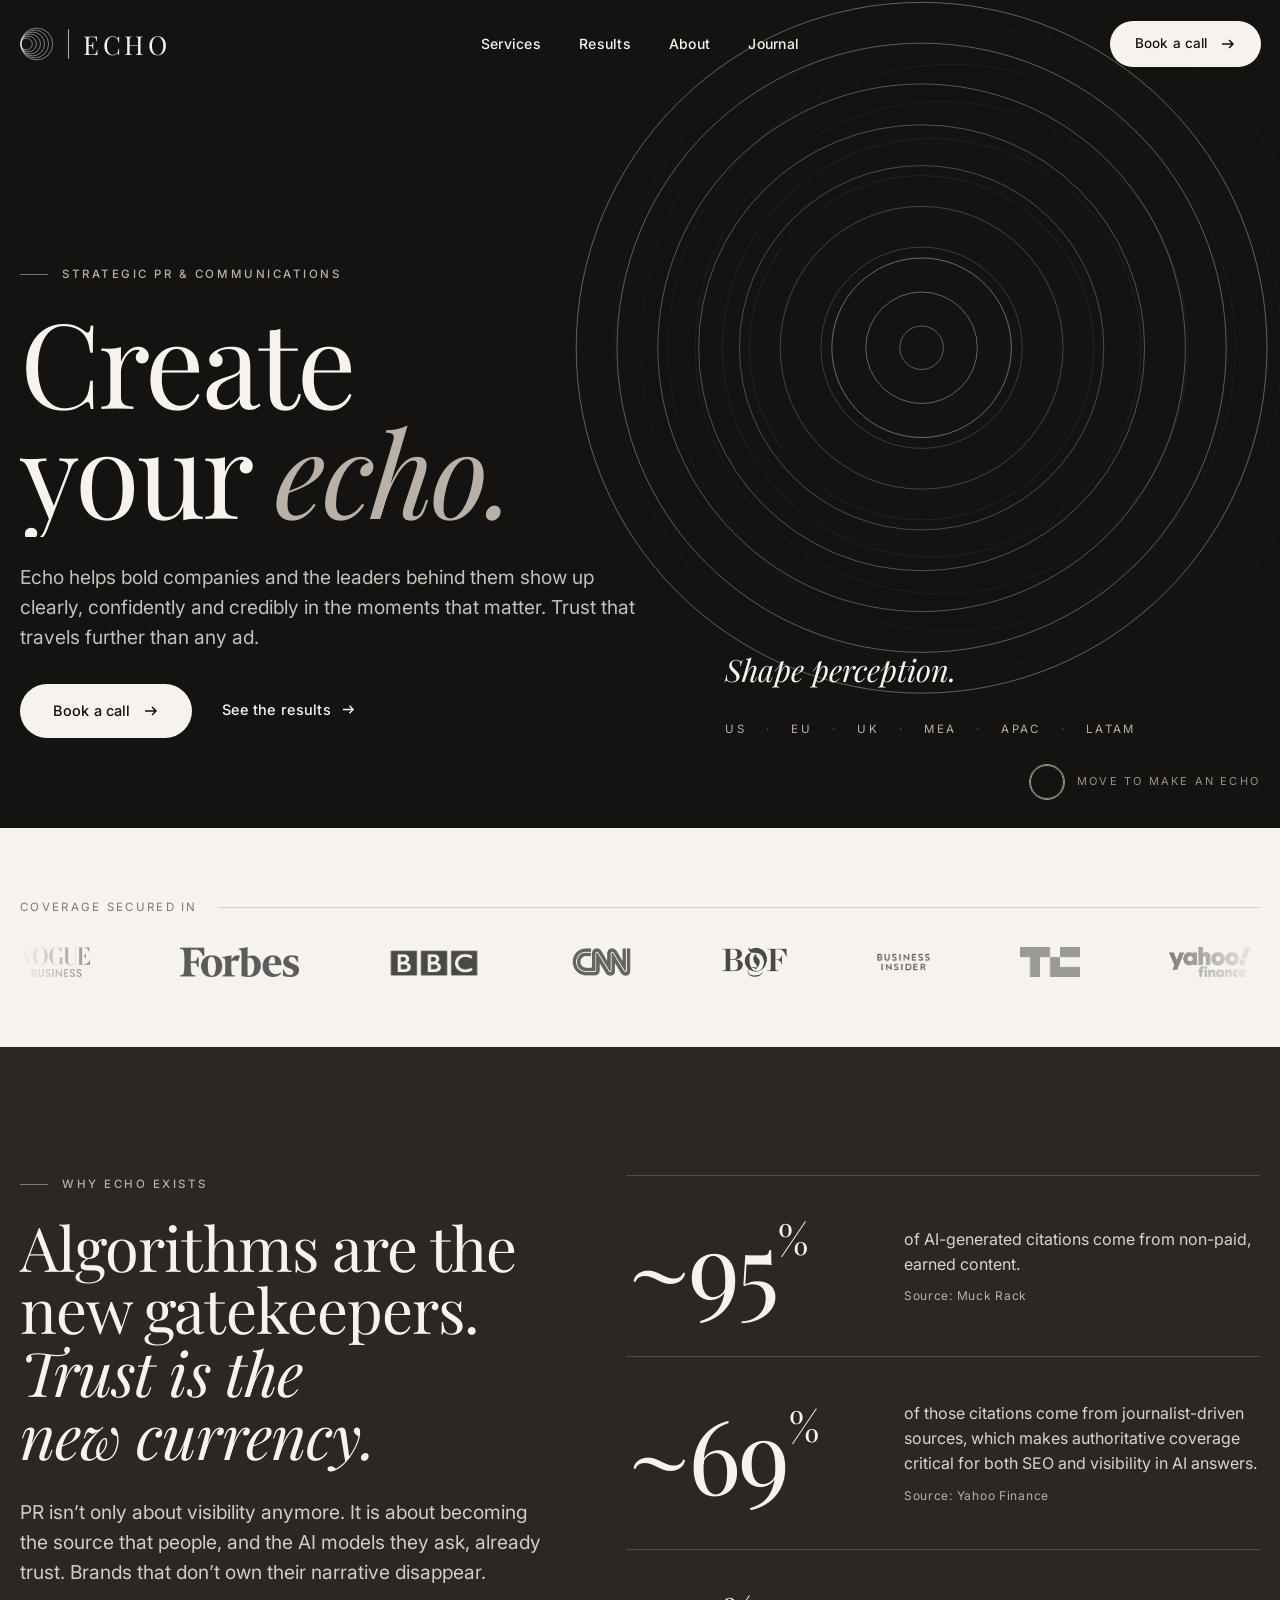
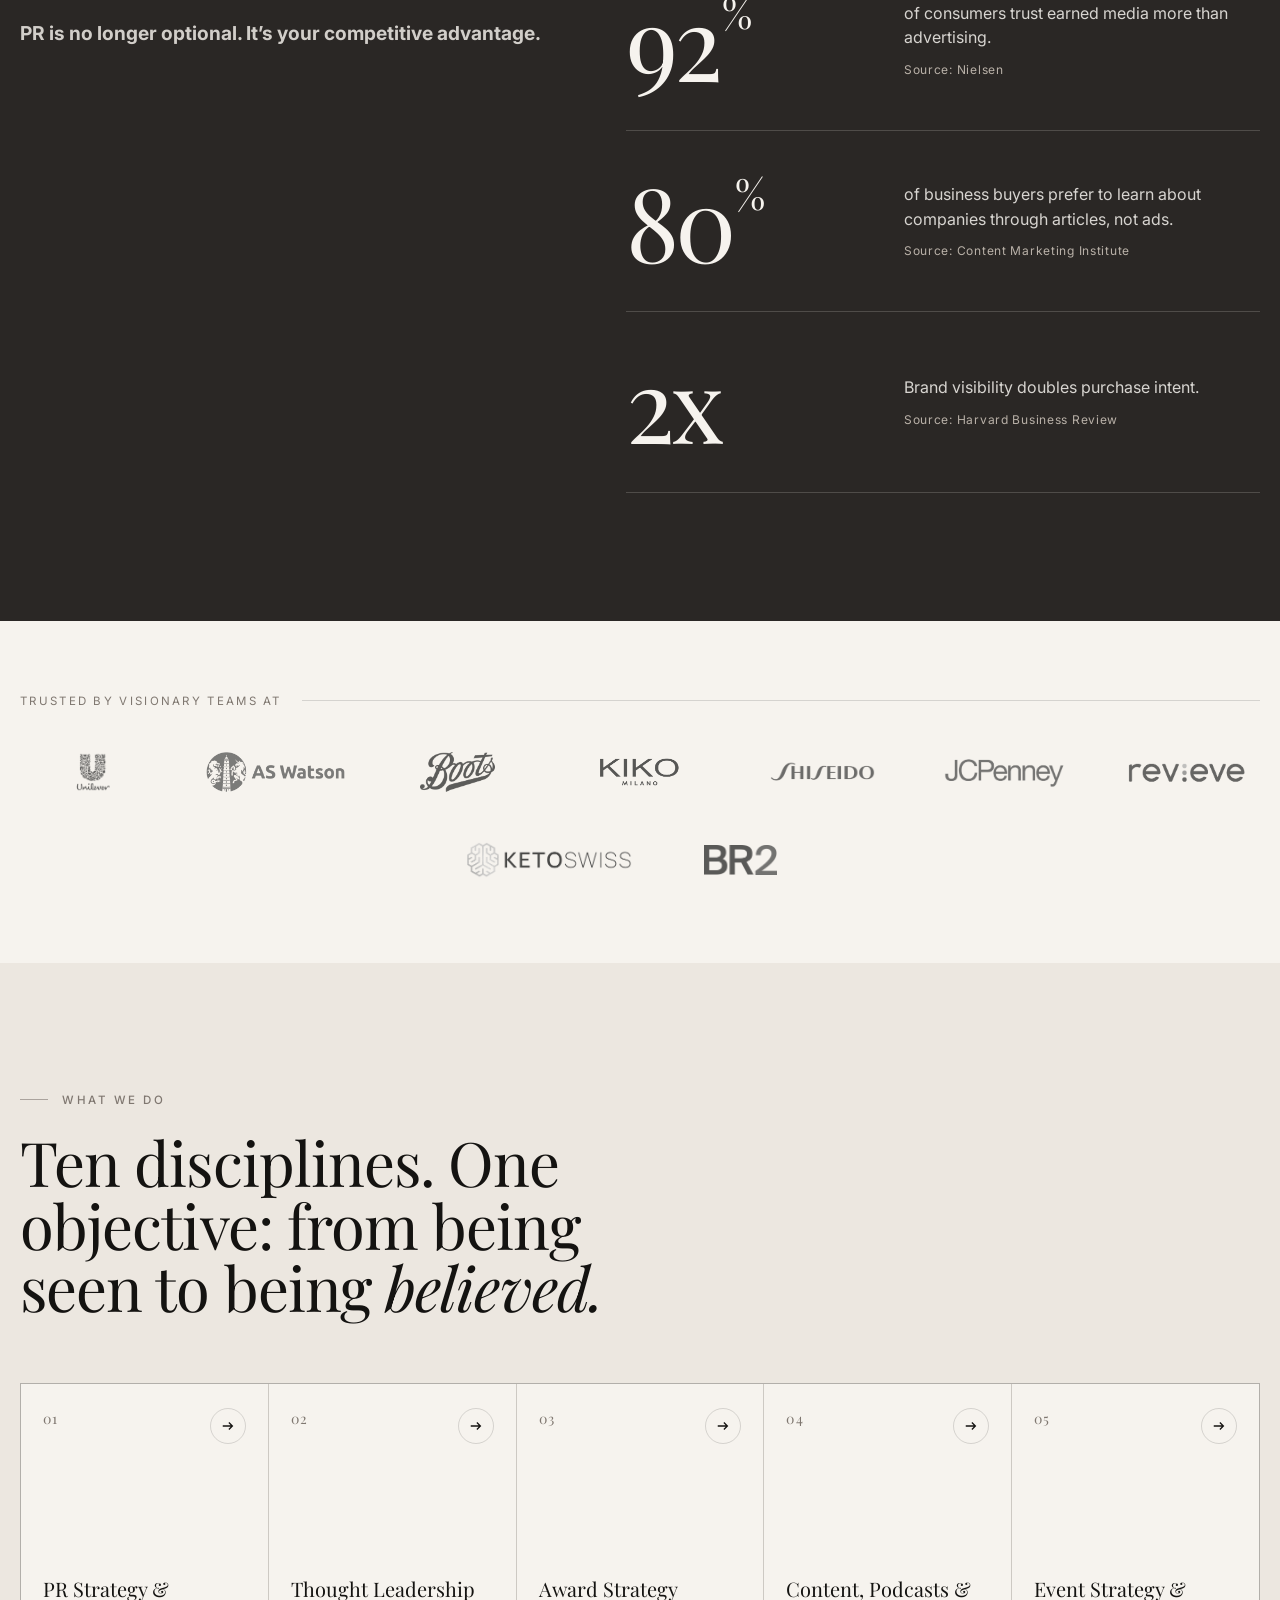
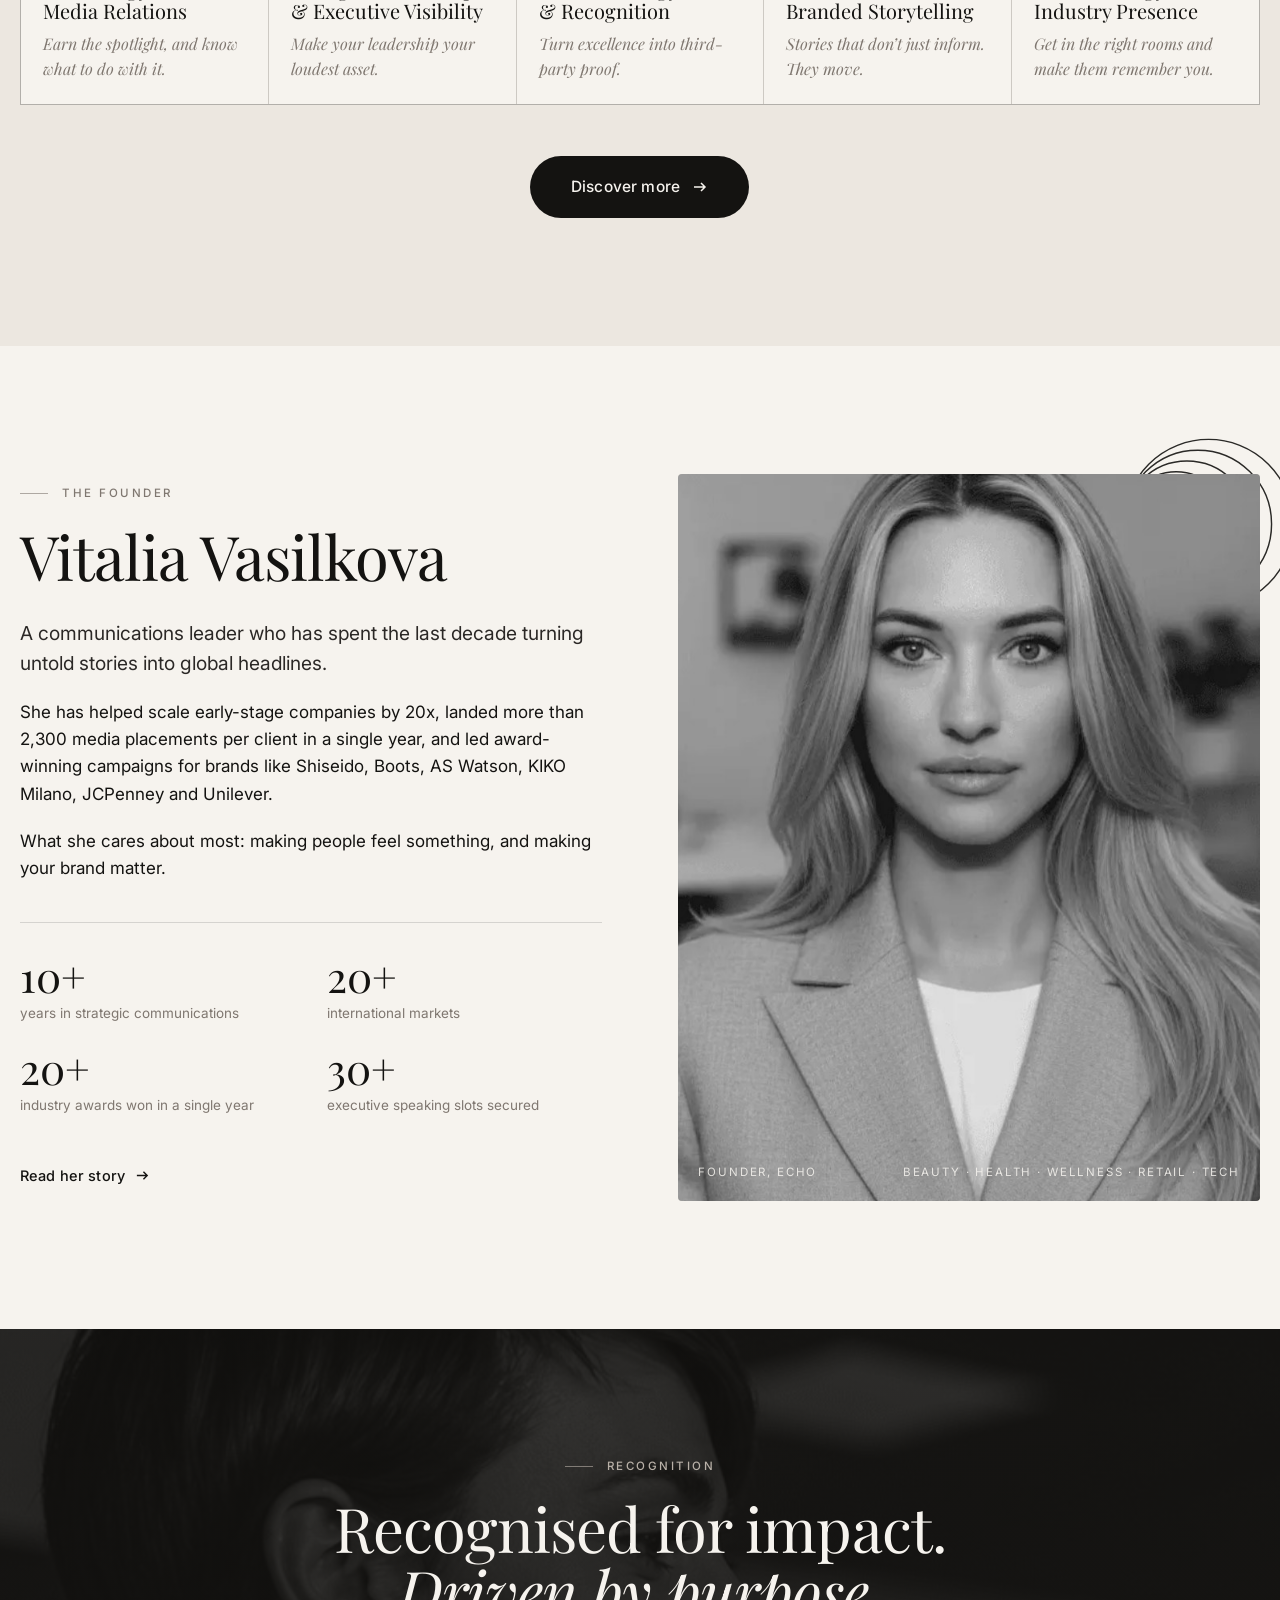
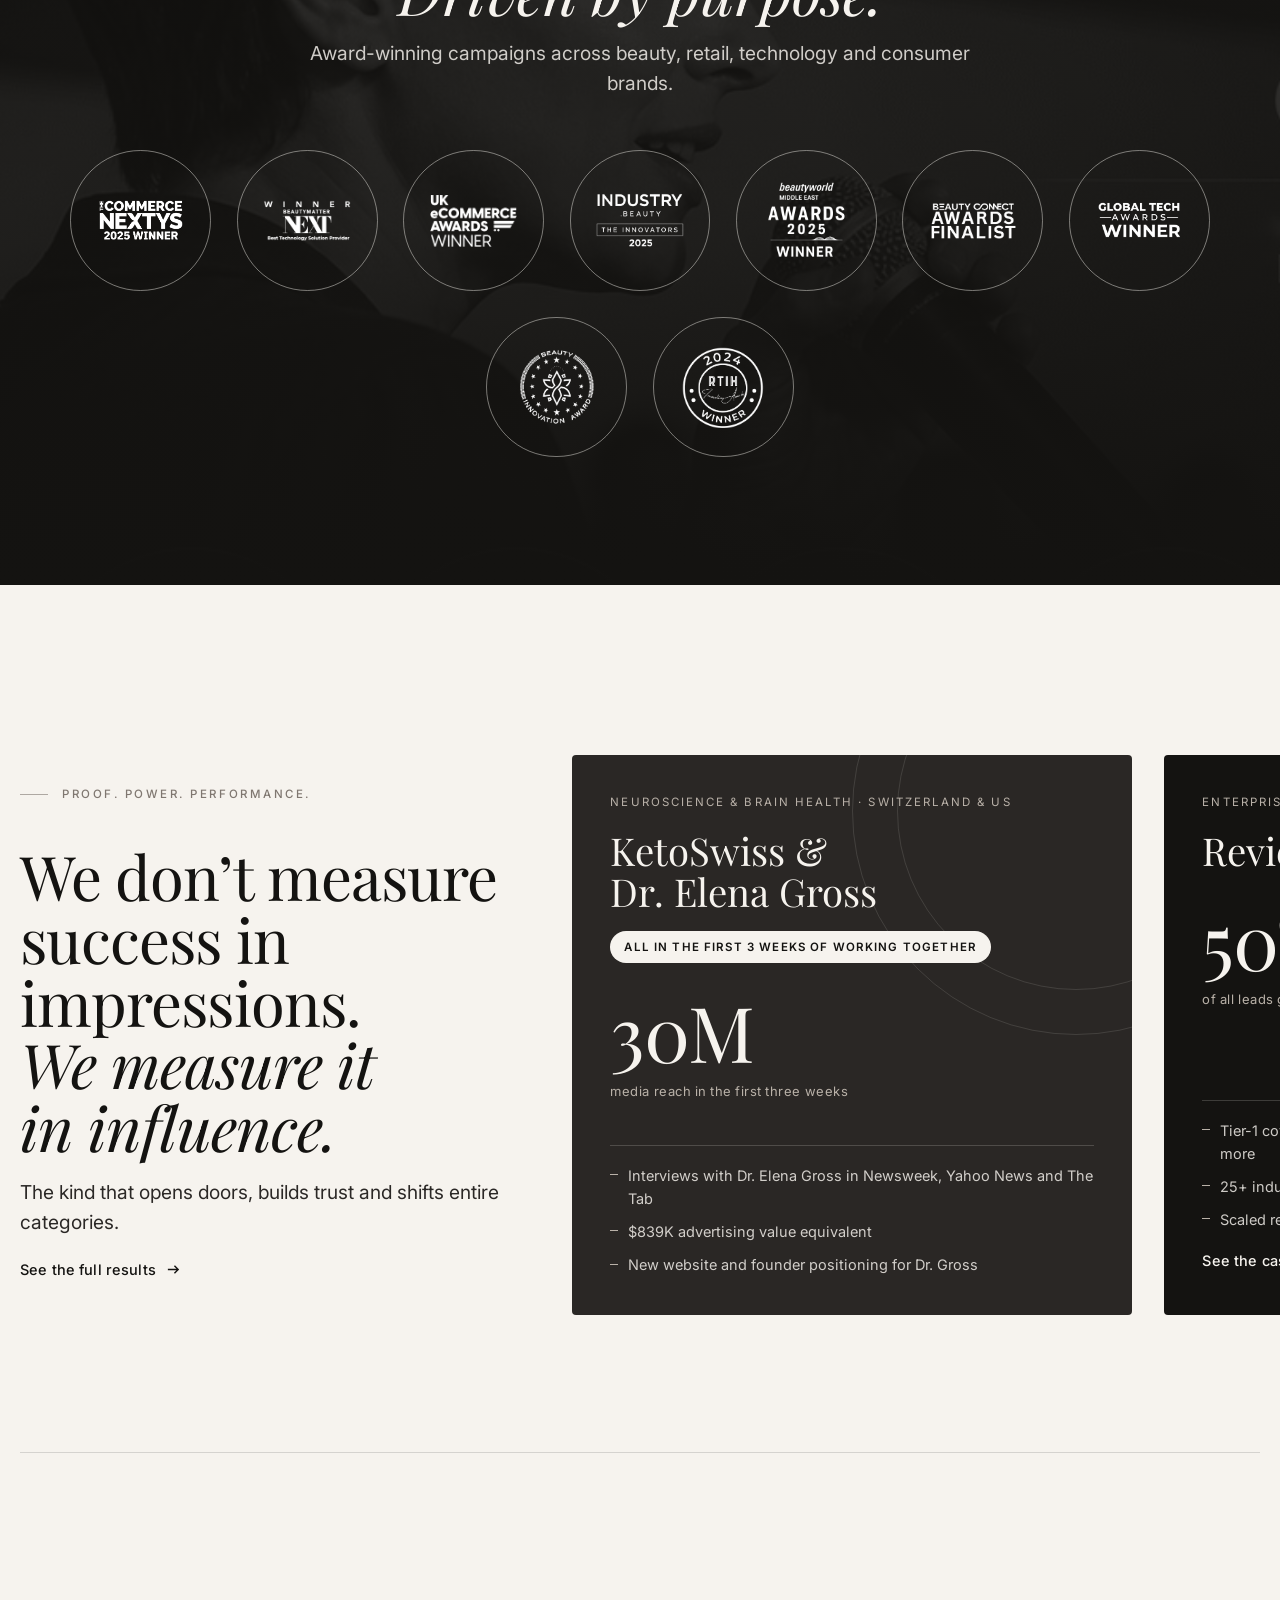
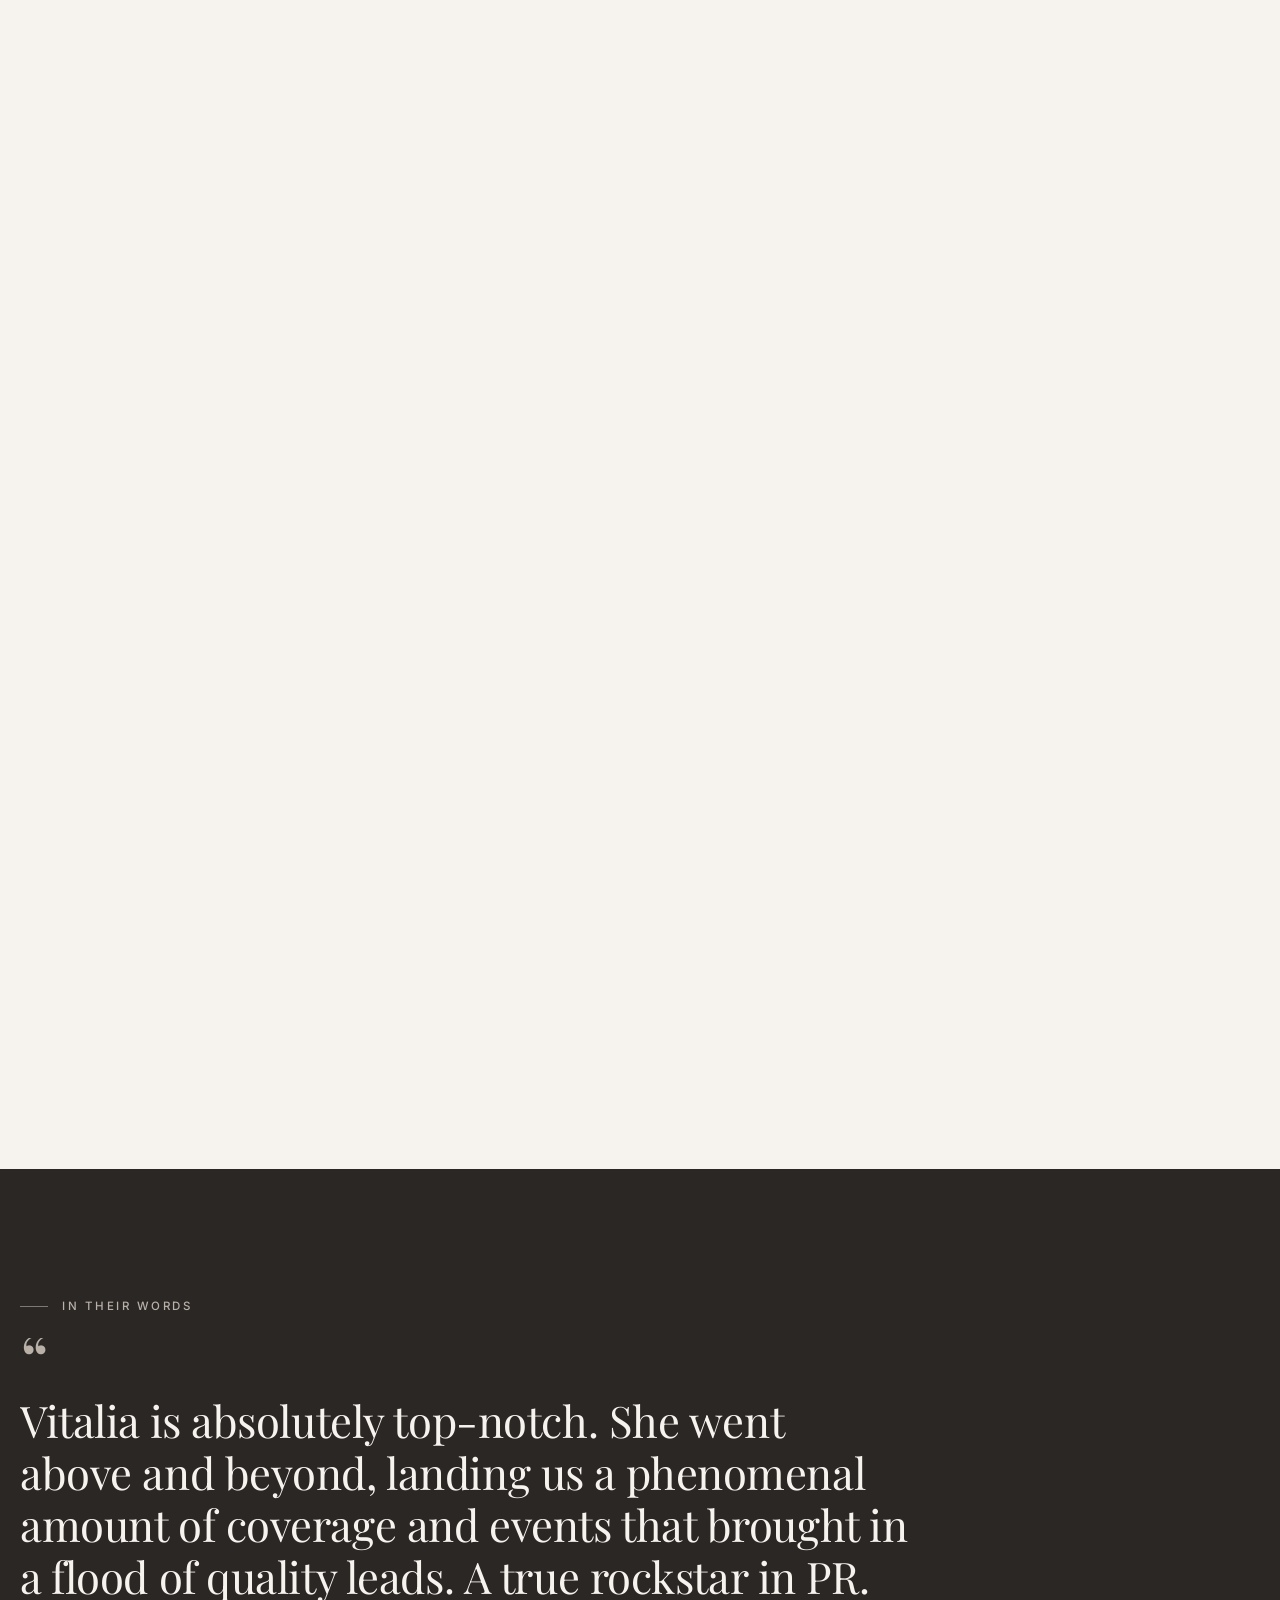
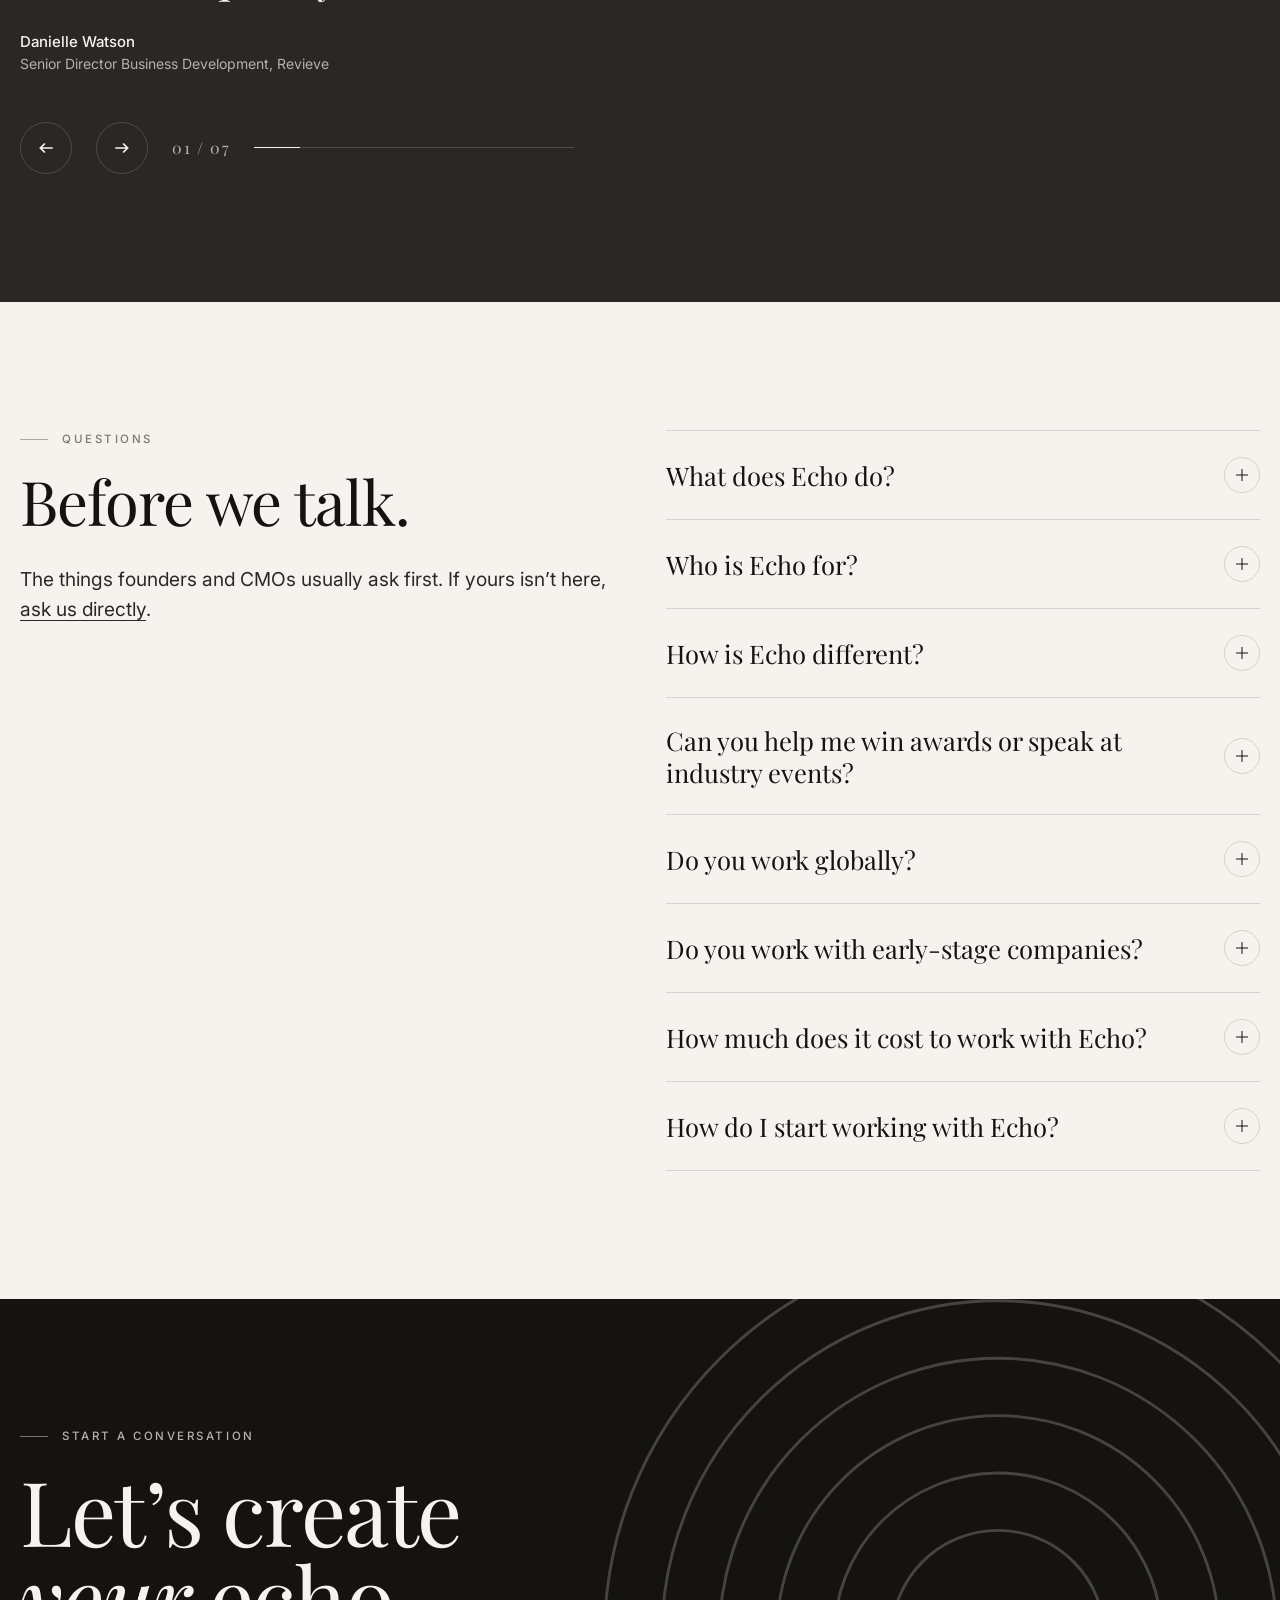
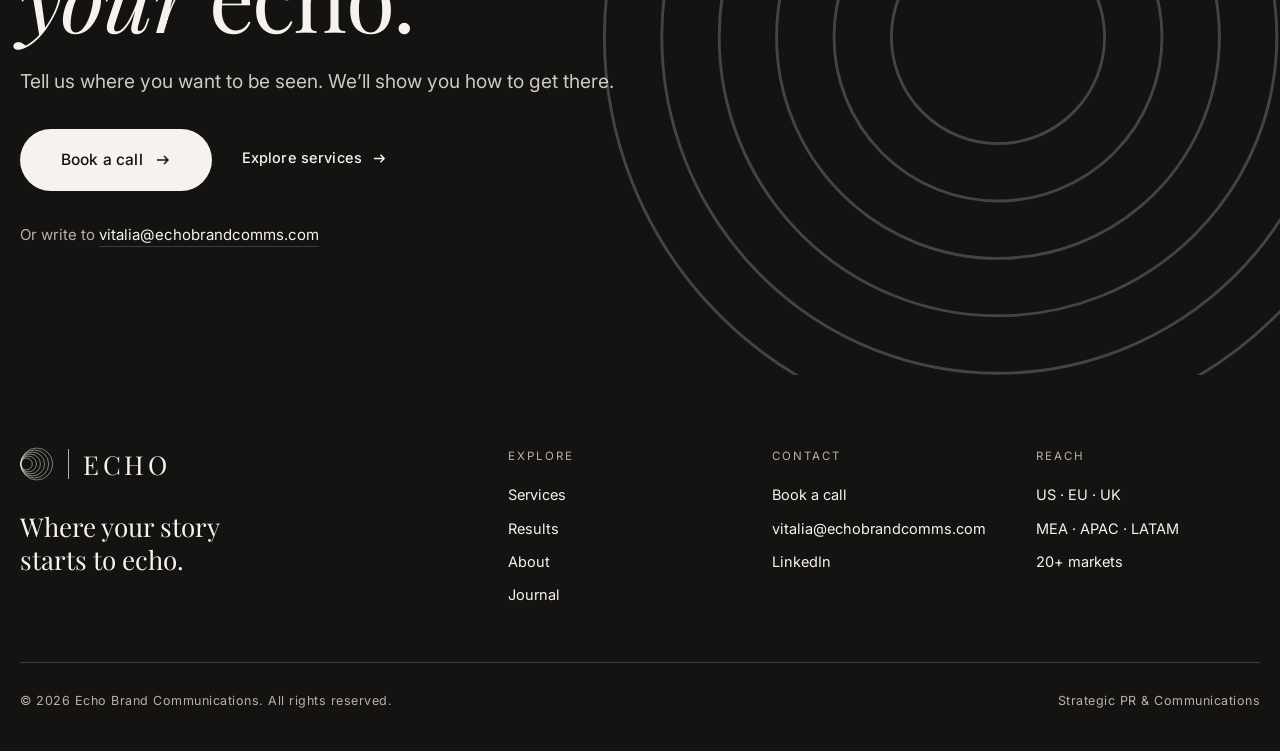
<file: index.html>
<!doctype html>
<html lang="en">
<head>
<meta charset="utf-8">
<meta name="viewport" content="width=device-width, initial-scale=1, viewport-fit=cover">
<title>Echo — Strategic PR & Communications</title>
<meta name="description" content="Echo is a strategic PR and communications agency for bold brands and the leaders behind them. Earned media, thought leadership, awards and events across 20+ markets.">
<meta property="og:title" content="Echo — Strategic PR & Communications">
<meta property="og:description" content="Echo is a strategic PR and communications agency for bold brands and the leaders behind them. Earned media, thought leadership, awards and events across 20+ markets.">
<meta property="og:type" content="website">
<meta property="og:image" content="https://echobrandcomms.com/assets/img/hero-still-life.jpg">
<meta name="theme-color" content="#F6F3EE">
<link rel="icon" href="assets/img/favicon.svg" type="image/svg+xml">
<link rel="preconnect" href="https://fonts.googleapis.com">
<link rel="preconnect" href="https://fonts.gstatic.com" crossorigin>
<link rel="stylesheet" href="https://fonts.googleapis.com/css2?family=Playfair+Display:ital,wght@0,400;0,500;1,400&family=Inter:wght@400;500;600&display=swap">
<link rel="stylesheet" href="assets/css/style.css?v=202611212330">
</head>
<body>
<header class="nav on-dark">
  <div class="nav-inner">
    <a class="brand" href="index.html" aria-label="Echo home"><svg class="brand-mark" viewBox="0 0 100 100" width="34" height="34" fill="none" stroke="currentColor" stroke-width="1.4" aria-hidden="true"><circle cx="49.2" cy="50" r="47"/><circle cx="43.2" cy="50" r="41"/><circle cx="37.2" cy="50" r="35"/><circle cx="31.2" cy="50" r="29"/><circle cx="25.2" cy="50" r="23"/><circle cx="19.2" cy="50" r="17"/></svg><span class="brand-bar"></span><span class="brand-word">ECHO</span></a>
    <nav class="nav-links" aria-label="Primary"><a href="services.html">Services</a><a href="results.html">Results</a><a href="about.html">About</a><a href="blog/index.html">Journal</a></nav>
    <div class="nav-cta">
      <a class="btn btn-dark" href="contact.html#book">Book a call <svg viewBox="0 0 16 16" fill="none" stroke="currentColor" stroke-width="1.5" aria-hidden="true"><path d="M2 8h11M9 4l4 4-4 4"/></svg></a>
      <button class="burger" aria-expanded="false" aria-controls="menu" aria-label="Menu"><span></span></button>
    </div>
  </div>
</header>
<div class="menu" id="menu">
  <a href="index.html">Home</a><a href="services.html">Services</a><a href="results.html">Results</a><a href="about.html">About</a><a href="blog/index.html">Journal</a><a href="contact.html">Contact</a>
  <div class="menu-foot">
    <a href="contact.html#book">Book a call</a>
    <a href="mailto:vitalia@echobrandcomms.com">vitalia@echobrandcomms.com</a>
  </div>
</div>

<div class="loader" aria-hidden="true"><svg viewBox="0 0 100 100" fill="none" stroke="currentColor" stroke-width="1.2"><circle cx="49.2" cy="50" r="47"/><circle cx="43.2" cy="50" r="41"/><circle cx="37.2" cy="50" r="35"/><circle cx="31.2" cy="50" r="29"/><circle cx="25.2" cy="50" r="23"/><circle cx="19.2" cy="50" r="17"/></svg><span class="word">ECHO</span></div>

<main>
<section class="hero">
  <canvas aria-hidden="true"></canvas>
  <div class="wrap">
    <p class="eyebrow reveal">Strategic PR &amp; Communications</p>
    <h1 class="lines">
      <span class="line"><span>Create</span></span>
      <span class="line"><span>your <em class="it">echo.</em></span></span>
    </h1>
    <div class="hero-foot">
      <div>
        <p class="lede reveal" data-delay="2">Echo helps bold companies and the leaders behind them show up clearly, confidently and credibly in the moments that matter. Trust that travels further than any ad.</p>
        <div class="actions mt-2 reveal" data-delay="3">
          <a class="btn btn-light" href="contact.html#book">Book a call <svg viewBox="0 0 16 16" fill="none" stroke="currentColor" stroke-width="1.5" aria-hidden="true"><path d="M2 8h11M9 4l4 4-4 4"/></svg></a>
          <a class="link" href="results.html">See the results <svg viewBox="0 0 16 16" fill="none" stroke="currentColor" stroke-width="1.5" aria-hidden="true"><path d="M2 8h11M9 4l4 4-4 4"/></svg></a>
        </div>
      </div>
      <div class="hero-right reveal" data-delay="3">
        <div class="rotator" aria-live="polite">
          <span class="on">Build trust.</span>
          <span>Shape perception.</span>
          <span>Own the narrative.</span>
          <span>Become the source AI trusts.</span>
        </div>
        <div class="hero-reach"><span>US</span><span>EU</span><span>UK</span><span>MEA</span><span>APAC</span><span>LATAM</span></div>
      </div>
    </div>
  </div>
  <div class="hero-hint"><i></i>Move to make an echo</div>
</section>

<section class="section--tight">
  <div class="wrap">
    <div class="strip-head">Coverage secured in</div>
    <div class="marquee"><div class="marquee-track"><img class="logo-img" src="assets/img/press/vogue-business.png" alt="Vogue Business"><img class="logo-img" src="assets/img/press/forbes.png" alt="Forbes"><img class="logo-img" src="assets/img/press/bbc.png" alt="BBC"><img class="logo-img" src="assets/img/press/cnn.png" alt="CNN"><img class="logo-img" src="assets/img/press/bof.png" alt="The Business of Fashion"><img class="logo-img" src="assets/img/press/business-insider.png" alt="Business Insider"><img class="logo-img" src="assets/img/press/techcrunch.png" alt="TechCrunch"><img class="logo-img" src="assets/img/press/yahoo-finance.png" alt="Yahoo Finance"><img class="logo-img" src="assets/img/press/allure.png" alt="Allure"><img class="logo-img" src="assets/img/press/grazia.png" alt="Grazia"><img class="logo-img" src="assets/img/press/beauty-independent.png" alt="Beauty Independent"></div></div>
  </div>
</section>

<section class="section dark">
  <div class="wrap">
    <div class="why">
      <div class="sticky">
        <p class="eyebrow reveal">Why Echo exists</p>
        <h2 class="h2 reveal" data-delay="1">Algorithms are the new gatekeepers. <em class="it">Trust is the new currency.</em></h2>
        <p class="lede mt-2 reveal" data-delay="2">PR isn’t only about visibility anymore. It is about becoming the source that people, and the AI models they ask, already trust. Brands that don’t own their narrative disappear.</p>
        <p class="lede mt-2 reveal" data-delay="3"><strong>PR is no longer optional. It’s your competitive advantage.</strong></p>
      </div>
      <div class="why-stats">
        <div class="why-stat reveal"><div class="num">~<span data-count="95">0</span><sup>%</sup></div><div><p>of AI-generated citations come from non-paid, earned content.</p><span class="src">Source: Muck Rack</span></div></div>
        <div class="why-stat reveal"><div class="num">~<span data-count="69">0</span><sup>%</sup></div><div><p>of those citations come from journalist-driven sources, which makes authoritative coverage critical for both SEO and visibility in AI answers.</p><span class="src">Source: Yahoo Finance</span></div></div>
        <div class="why-stat reveal"><div class="num"><span data-count="92">0</span><sup>%</sup></div><div><p>of consumers trust earned media more than advertising.</p><span class="src">Source: Nielsen</span></div></div>
        <div class="why-stat reveal"><div class="num"><span data-count="80">0</span><sup>%</sup></div><div><p>of business buyers prefer to learn about companies through articles, not ads.</p><span class="src">Source: Content Marketing Institute</span></div></div>
        <div class="why-stat reveal"><div class="num"><span data-count="2">0</span>x</div><div><p>Brand visibility doubles purchase intent.</p><span class="src">Source: Harvard Business Review</span></div></div>
      </div>
    </div>
  </div>
</section>

<section class="section--tight">
  <div class="wrap">
    <div class="strip-head reveal">Trusted by visionary teams at</div>
    <div class="logo-grid reveal"><div><img class="logo-img" src="assets/img/clients/unilever.png" alt="Unilever"></div><div><img class="logo-img" src="assets/img/clients/as-watson.png" alt="AS Watson"></div><div><img class="logo-img" src="assets/img/clients/boots.png" alt="Boots"></div><div><img class="logo-img" src="assets/img/clients/kiko.png" alt="KIKO Milano"></div><div><img class="logo-img" src="assets/img/clients/shiseido.png" alt="Shiseido"></div><div><img class="logo-img" src="assets/img/clients/jcpenney.png" alt="JCPenney"></div><div><img class="logo-img" src="assets/img/clients/revieve.png" alt="Revieve"></div><div><img class="logo-img" src="assets/img/clients/ketoswiss.png" style="max-height:36px;max-width:190px" alt="KetoSwiss"></div><div><img class="logo-img" src="assets/img/clients/br2.png" style="max-height:30px" alt="BR2"></div></div>
  </div>
</section>

<section class="section tone" id="services">
  <div class="wrap">
    <div class="head-row">
      <div>
        <p class="eyebrow reveal">What we do</p>
        <h2 class="h2 reveal" data-delay="1">Ten disciplines. One objective: from being seen to being <em class="it">believed.</em></h2>
      </div>
    </div>
    <div class="tiles tiles--five"><a class="tile reveal" href="services.html#pr-media" data-delay="0">
  <div class="tile-head"><span class="n">01</span><span class="arrow"><svg viewBox="0 0 16 16" fill="none" stroke="currentColor" stroke-width="1.5" aria-hidden="true"><path d="M2 8h11M9 4l4 4-4 4"/></svg></span></div>
  <div class="tile-body"><h3>PR Strategy &amp; Media Relations</h3><p class="tag">Earn the spotlight, and know what to do with it.</p><p class="more">Sharp, proactive campaigns that position your brand where it counts: in top-tier outlets, trusted trade media and the conversations that shape your category.</p></div>
</a><a class="tile reveal" href="services.html#thought-leadership" data-delay="1">
  <div class="tile-head"><span class="n">02</span><span class="arrow"><svg viewBox="0 0 16 16" fill="none" stroke="currentColor" stroke-width="1.5" aria-hidden="true"><path d="M2 8h11M9 4l4 4-4 4"/></svg></span></div>
  <div class="tile-body"><h3>Thought Leadership &amp; Executive Visibility</h3><p class="tag">Make your leadership your loudest asset.</p><p class="more">We turn founders, C-suite executives and experts into the voices people quote, share and trust. Leaders who lead with clarity, not ego.</p></div>
</a><a class="tile reveal" href="services.html#awards" data-delay="2">
  <div class="tile-head"><span class="n">03</span><span class="arrow"><svg viewBox="0 0 16 16" fill="none" stroke="currentColor" stroke-width="1.5" aria-hidden="true"><path d="M2 8h11M9 4l4 4-4 4"/></svg></span></div>
  <div class="tile-body"><h3>Award Strategy &amp; Recognition</h3><p class="tag">Turn excellence into third-party proof.</p><p class="more">We identify, pitch and win the awards that validate your work and elevate your brand. Recognition builds trust, and trust builds momentum.</p></div>
</a><a class="tile reveal" href="services.html#podcasts" data-delay="3">
  <div class="tile-head"><span class="n">04</span><span class="arrow"><svg viewBox="0 0 16 16" fill="none" stroke="currentColor" stroke-width="1.5" aria-hidden="true"><path d="M2 8h11M9 4l4 4-4 4"/></svg></span></div>
  <div class="tile-body"><h3>Content, Podcasts &amp; Branded Storytelling</h3><p class="tag">Stories that don’t just inform. They move.</p><p class="more">We create and produce content that reflects the depth and voice of your brand, across every format from long-form to audio.</p></div>
</a><a class="tile reveal" href="services.html#events" data-delay="0">
  <div class="tile-head"><span class="n">05</span><span class="arrow"><svg viewBox="0 0 16 16" fill="none" stroke="currentColor" stroke-width="1.5" aria-hidden="true"><path d="M2 8h11M9 4l4 4-4 4"/></svg></span></div>
  <div class="tile-body"><h3>Event Strategy &amp; Industry Presence</h3><p class="tag">Get in the right rooms and make them remember you.</p><p class="more">We identify the highest-ROI conferences, summits, awards and panels in your space, and position you to own the moment.</p></div>
</a></div>
    <div class="tiles-more reveal"><a class="btn btn-dark btn-lg" href="services.html">Discover more <svg viewBox="0 0 16 16" fill="none" stroke="currentColor" stroke-width="1.5" aria-hidden="true"><path d="M2 8h11M9 4l4 4-4 4"/></svg></a></div>
  </div>
</section>

<section class="section">
  <div class="wrap">
    <div class="split">
      <div>
        <p class="eyebrow reveal">The founder</p>
        <h2 class="h2 reveal" data-delay="1">Vitalia Vasilkova</h2>
        <div class="stack mt-2 reveal" data-delay="2">
          <p class="lede">A communications leader who has spent the last decade turning untold stories into global headlines.</p>
          <p>She has helped scale early-stage companies by 20x, landed more than 2,300 media placements per client in a single year, and led award-winning campaigns for brands like Shiseido, Boots, AS Watson, KIKO Milano, JCPenney and Unilever.</p>
          <p>What she cares about most: making people feel something, and making your brand matter.</p>
        </div>
        <div class="mini-stats reveal" data-delay="2">
          <div><div class="num"><span data-count="10">0</span>+</div><p>years in strategic communications</p></div>
          <div><div class="num"><span data-count="20">0</span>+</div><p>international markets</p></div>
          <div><div class="num"><span data-count="20">0</span>+</div><p>industry awards won in a single year</p></div>
          <div><div class="num"><span data-count="30">0</span>+</div><p>executive speaking slots secured</p></div>
        </div>
        <div class="actions mt-3 reveal"><a class="link" href="about.html">Read her story <svg viewBox="0 0 16 16" fill="none" stroke="currentColor" stroke-width="1.5" aria-hidden="true"><path d="M2 8h11M9 4l4 4-4 4"/></svg></a></div>
      </div>
      <div class="figure reveal" data-delay="1">
        <svg class="ring" viewBox="0 0 100 100" fill="none" stroke="currentColor" stroke-width=".8" aria-hidden="true"><circle cx="49.2" cy="50" r="47"/><circle cx="43.2" cy="50" r="41"/><circle cx="37.2" cy="50" r="35"/><circle cx="31.2" cy="50" r="29"/><circle cx="25.2" cy="50" r="23"/><circle cx="19.2" cy="50" r="17"/></svg>
        <div class="frame frame-tall"><img src="assets/img/vitalia-portrait.jpg" alt="Vitalia Vasilkova, founder of Echo" data-parallax="8"></div>
        <div class="caption"><span>Founder, Echo</span><span>Beauty · Health · Wellness · Retail · Tech</span></div>
      </div>
    </div>
  </div>
</section>

<section class="section dark-ink awards-band">
  <div class="bg"><img src="assets/img/awards-bg.jpg" alt="" loading="lazy"></div>
  <div class="wrap center">
    <p class="eyebrow reveal">Recognition</p>
    <h2 class="h2 reveal" data-delay="1">Recognised for impact.<br><em class="it">Driven by purpose.</em></h2>
    <p class="lede mt-1 reveal" data-delay="2">Award-winning campaigns across beauty, retail, technology and consumer brands.</p>
    <div class="badges reveal" data-delay="2"><div class="badge" title="The Commerce NEXTYS 2025 Winner"><img src="assets/img/awards/commerce-nextys.png" alt="The Commerce NEXTYS 2025 Winner" loading="lazy"></div><div class="badge" title="BeautyMatter NEXT Awards Winner, Best Technology Solution Provider"><img src="assets/img/awards/beautymatter-next.png" alt="BeautyMatter NEXT Awards Winner, Best Technology Solution Provider" loading="lazy"></div><div class="badge" title="UK eCommerce Awards Winner"><img src="assets/img/awards/uk-ecommerce.png" alt="UK eCommerce Awards Winner" loading="lazy"></div><div class="badge" title="Industry.beauty The Innovators 2025"><img src="assets/img/awards/industry-beauty.png" alt="Industry.beauty The Innovators 2025" loading="lazy"></div><div class="badge" title="Beautyworld Middle East Awards 2025 Winner"><img src="assets/img/awards/beautyworld-me.png" alt="Beautyworld Middle East Awards 2025 Winner" loading="lazy"></div><div class="badge" title="Beauty Connect Awards Finalist"><img src="assets/img/awards/beauty-connect.png" alt="Beauty Connect Awards Finalist" loading="lazy"></div><div class="badge" title="Global Tech Awards Winner"><img src="assets/img/awards/global-tech.png" alt="Global Tech Awards Winner" loading="lazy"></div><div class="badge" title="Beauty Innovation Award"><img src="assets/img/awards/beauty-innovation.png" alt="Beauty Innovation Award" loading="lazy"></div><div class="badge" title="RTIH Innovation Awards 2024 Winner"><img src="assets/img/awards/rtih-2024.png" alt="RTIH Innovation Awards 2024 Winner" loading="lazy"></div></div>
  </div>
</section>

<section class="rail">
  <div class="rail-sticky">
    <div class="rail-track">
      <div class="rail-head">
        <p class="eyebrow">Proof. Power. Performance.</p>
        <h2 class="h2">We don’t measure success in impressions. <em class="it">We measure it in influence.</em></h2>
        <p class="lede">The kind that opens doors, builds trust and shifts entire categories.</p>
        <a class="link" href="results.html">See the full results <svg viewBox="0 0 16 16" fill="none" stroke="currentColor" stroke-width="1.5" aria-hidden="true"><path d="M2 8h11M9 4l4 4-4 4"/></svg></a>
      </div>
      <article class="case case--alt">
        <span class="kicker">Neuroscience &amp; brain health · Switzerland &amp; US</span>
        <h3>KetoSwiss &amp; Dr. Elena Gross</h3>
        <span class="case-badge">All in the first 3 weeks of working together</span>
        <div class="big"><span data-count="30">0</span>M<small>media reach in the first three weeks</small></div>
        <ul><li>Interviews with Dr. Elena Gross in Newsweek, Yahoo News and The Tab</li><li>$839K advertising value equivalent</li><li>New website and founder positioning for Dr. Gross</li></ul>
      </article>
      <article class="case">
        <span class="kicker">Enterprise SaaS · Finland</span>
        <h3>Revieve</h3>
        <div class="big"><span data-count="50">0</span>%<small>of all leads generated through PR</small></div>
        <ul><li>Tier-1 coverage in Vogue, Grazia, Vogue Business, BBC, CNN and more</li><li>25+ industry awards won</li><li>Scaled revenue 20x</li></ul>
        <a class="link" href="results.html#revieve">See the case study <svg viewBox="0 0 16 16" fill="none" stroke="currentColor" stroke-width="1.5" aria-hidden="true"><path d="M2 8h11M9 4l4 4-4 4"/></svg></a>
      </article>
      <article class="case case--alt">
        <span class="kicker">Product launch · US · Thanksgiving week</span>
        <h3>BR2 launch</h3>
        <span class="case-badge">Above industry benchmarks</span>
        <div class="big"><span data-count="1.5" data-decimals="1">0</span>×<small>the industry-average response rate</small></div>
        <ul><li><strong>7 media opportunities</strong> before launch day</li><li>84 journalists pitched in five days</li><li>Full social media strategy and execution</li></ul>
      </article>
      <article class="case">
        <span class="kicker">Skincare · UK &amp; US</span>
        <h3>Byoma</h3>
        <div class="big"><span data-count="5">0</span>M+<small>media reach</small></div>
        <ul><li>Coverage in Business of Fashion and Vogue Business</li><li>Multiple industry awards</li></ul>
      </article>
      <article class="case case--alt">
        <span class="kicker">Retail · Japan</span>
        <h3>Matsukiyo</h3>
        <div class="big"><span data-count="1000">0</span>+<small>Japanese media mentions</small></div>
        <ul><li>1M+ media reach</li><li>Top-tier outlet coverage and reinforced brand trust</li></ul>
      </article>
      <article class="case">
        <span class="kicker">Across clients · 2025</span>
        <h3>Reach</h3>
        <div class="big"><span data-count="2.5" data-decimals="1">0</span>B+<small>global media reach per client</small></div>
        <ul><li>2,300+ media placements per client, per year</li><li>30+ executive speaking slots secured worldwide</li></ul>
      </article>
      <div class="rail-end"></div>
    </div>
    <div class="rail-progress"><i></i></div>
  </div>
</section>

<section class="section dark">
  <div class="wrap">
    <p class="eyebrow reveal">In their words</p>
    <div class="carousel reveal" tabindex="0" aria-roledescription="carousel" aria-label="Client testimonials">
      <div class="carousel-viewport" data-cursor="Drag"><div class="carousel-track"><figure class="slide"><blockquote>Vitalia is absolutely top-notch. She went above and beyond, landing us a phenomenal amount of coverage and events that brought in a flood of quality leads. A true rockstar in PR.</blockquote><figcaption><strong>Danielle Watson</strong>Senior Director Business Development, Revieve</figcaption></figure><figure class="slide"><blockquote>The work you’ve done is truly impressive. I’m really excited to feature your work and the impact you’re driving.</blockquote><figcaption><strong>Nateisha Scott</strong>Beauty Editor, Vogue Business</figcaption></figure><figure class="slide"><blockquote>Thank you so much for all your help with the outreach and your work on the case study and release. We received so much media attention thanks to your efforts.</blockquote><figcaption><strong>Caroline Sheridan Dobson</strong>Senior Specialist, Communications, JCPenney</figcaption></figure><figure class="slide"><blockquote>A massive thank you for all the coverage, the press release and handling the interview requests. I’m super grateful for all your hard work.</blockquote><figcaption><strong>Kiran Sandhu</strong>Global Innovation Manager, Skincare, No7 Beauty Company</figcaption></figure><figure class="slide"><blockquote>The strategic clarity, the results, the precision. Unmatched.</blockquote><figcaption><strong>Ian Ginsberg</strong>CEO, C.O. Bigelow</figcaption></figure><figure class="slide"><blockquote>Thank you for all your incredible work leading to this award. Such a brilliant achievement.</blockquote><figcaption><strong>Elizabeth Shaver</strong>Senior Manager, Ecommerce &amp; CRM, RoC Skincare</figcaption></figure><figure class="slide"><blockquote>Bravo once again! Truly convincing, so deeply engaged in their work.</blockquote><figcaption><strong>Anne-Claire Morin</strong>Marketing Director, Garancia Paris</figcaption></figure></div></div>
      <div class="carousel-nav">
        <button class="carousel-btn" data-prev aria-label="Previous"><svg viewBox="0 0 16 16" fill="none" stroke="currentColor" stroke-width="1.5"><path d="M14 8H3M7 4L3 8l4 4"/></svg></button>
        <button class="carousel-btn" data-next aria-label="Next"><svg viewBox="0 0 16 16" fill="none" stroke="currentColor" stroke-width="1.5"><path d="M2 8h11M9 4l4 4-4 4"/></svg></button>
        <span class="carousel-count">01 / 07</span>
        <div class="carousel-bar"><i></i></div>
      </div>
    </div>
  </div>
</section>

<section class="section">
  <div class="wrap">
    <div class="grid grid-2" style="align-items:start">
      <div>
        <p class="eyebrow reveal">Questions</p>
        <h2 class="h2 reveal" data-delay="1">Before we talk.</h2>
        <p class="lede mt-2 reveal" data-delay="2">The things founders and CMOs usually ask first. If yours isn’t here, <a class="u" href="contact.html">ask us directly</a>.</p>
      </div>
      <div class="faq reveal" data-delay="1"><details><summary>What does Echo do?<span class="plus" aria-hidden="true"></span></summary><div class="answer">Echo is a strategic communications and PR firm that helps bold brands and leaders get seen, heard and remembered. We build campaigns that earn trust, drive growth and make your message matter.</div></details><details><summary>Who is Echo for?<span class="plus" aria-hidden="true"></span></summary><div class="answer">Founders, CMOs and companies ready to lead rather than follow. If you have something real to say, Echo helps you say it louder, smarter and more powerfully.</div></details><details><summary>How is Echo different?<span class="plus" aria-hidden="true"></span></summary><div class="answer">We don’t chase mentions, we build momentum. Every strategy is sharp, tailored and personal. No fluff: stories that land, leaders who resonate and results that move markets.</div></details><details><summary>Can you help me win awards or speak at industry events?<span class="plus" aria-hidden="true"></span></summary><div class="answer">Yes. We build award strategies and secure high-impact speaking slots that create third-party credibility and get your name into the right rooms.</div></details><details><summary>Do you work globally?<span class="plus" aria-hidden="true"></span></summary><div class="answer">Yes. We have led campaigns across 20+ markets, securing top-tier coverage and recognition for clients in the US, EU, UK, MEA, APAC and LATAM.</div></details><details><summary>Do you work with early-stage companies?<span class="plus" aria-hidden="true"></span></summary><div class="answer">Yes. If you have a strong product and a bold story, we will help you tell it like a category leader from day one.</div></details><details><summary>How much does it cost to work with Echo?<span class="plus" aria-hidden="true"></span></summary><div class="answer">Every engagement is tailored. We offer strategic retainers and project-based scopes. <a href="contact.html">Book a call</a> and we will find the right fit.</div></details><details><summary>How do I start working with Echo?<span class="plus" aria-hidden="true"></span></summary><div class="answer">Simple. <a href="contact.html#book">Book a call</a> or write to <a href="mailto:vitalia@echobrandcomms.com">vitalia@echobrandcomms.com</a>. We listen, align and build something that lasts.</div></details></div>
    </div>
  </div>
</section>

<section class="section dark-ink cta-band">
  <svg class="rings" viewBox="0 0 100 100" aria-hidden="true"><circle cx="50" cy="50" r="48" fill="none" stroke="currentColor" stroke-width=".35"/><circle cx="50" cy="50" r="41" fill="none" stroke="currentColor" stroke-width=".35"/><circle cx="50" cy="50" r="34" fill="none" stroke="currentColor" stroke-width=".35"/><circle cx="50" cy="50" r="27" fill="none" stroke="currentColor" stroke-width=".35"/><circle cx="50" cy="50" r="20" fill="none" stroke="currentColor" stroke-width=".35"/><circle cx="50" cy="50" r="13" fill="none" stroke="currentColor" stroke-width=".35"/></svg>
  <div class="wrap">
    <p class="eyebrow">Start a conversation</p>
    <h2>Let’s create <em class="it">your</em> echo.</h2>
    <p class="lede">Tell us where you want to be seen. We’ll show you how to get there.</p>
    <div class="actions mt-2">
      <a class="btn btn-light btn-lg" href="contact.html#book">Book a call <svg viewBox="0 0 16 16" fill="none" stroke="currentColor" stroke-width="1.5" aria-hidden="true"><path d="M2 8h11M9 4l4 4-4 4"/></svg></a>
      <a class="link" href="services.html">Explore services <svg viewBox="0 0 16 16" fill="none" stroke="currentColor" stroke-width="1.5" aria-hidden="true"><path d="M2 8h11M9 4l4 4-4 4"/></svg></a>
    </div>
    <p class="email">Or write to <a href="mailto:vitalia@echobrandcomms.com">vitalia@echobrandcomms.com</a></p>
  </div>
</section>

</main>
<footer class="footer">
  <div class="wrap">
    <div class="footer-grid">
      <div>
        <a class="brand" href="index.html" aria-label="Echo home"><svg class="brand-mark" viewBox="0 0 100 100" width="34" height="34" fill="none" stroke="currentColor" stroke-width="1.4" aria-hidden="true"><circle cx="49.2" cy="50" r="47"/><circle cx="43.2" cy="50" r="41"/><circle cx="37.2" cy="50" r="35"/><circle cx="31.2" cy="50" r="29"/><circle cx="25.2" cy="50" r="23"/><circle cx="19.2" cy="50" r="17"/></svg><span class="brand-bar"></span><span class="brand-word">ECHO</span></a>
        <p class="tag">Where your story starts to echo.</p>
      </div>
      <div>
        <h4>Explore</h4>
        <ul>
          <li><a href="services.html">Services</a></li>
          <li><a href="results.html">Results</a></li>
          <li><a href="about.html">About</a></li>
          <li><a href="blog/index.html">Journal</a></li>
        </ul>
      </div>
      <div>
        <h4>Contact</h4>
        <ul>
          <li><a href="contact.html#book">Book a call</a></li>
          <li><a href="mailto:vitalia@echobrandcomms.com">vitalia@echobrandcomms.com</a></li>
          <li><a href="https://www.linkedin.com/in/vitalia-vasilkova/" rel="noopener" target="_blank">LinkedIn</a></li>
        </ul>
      </div>
      <div>
        <h4>Reach</h4>
        <ul>
          <li>US · EU · UK</li>
          <li>MEA · APAC · LATAM</li>
          <li>20+ markets</li>
        </ul>
      </div>
    </div>
    <div class="footer-bottom">
      <span>© <span data-year>2026</span> Echo Brand Communications. All rights reserved.</span>
      <span>Strategic PR &amp; Communications</span>
    </div>
  </div>
</footer>
<script src="assets/js/main.js?v=202611212330"></script>
</body>
</html>
</file>
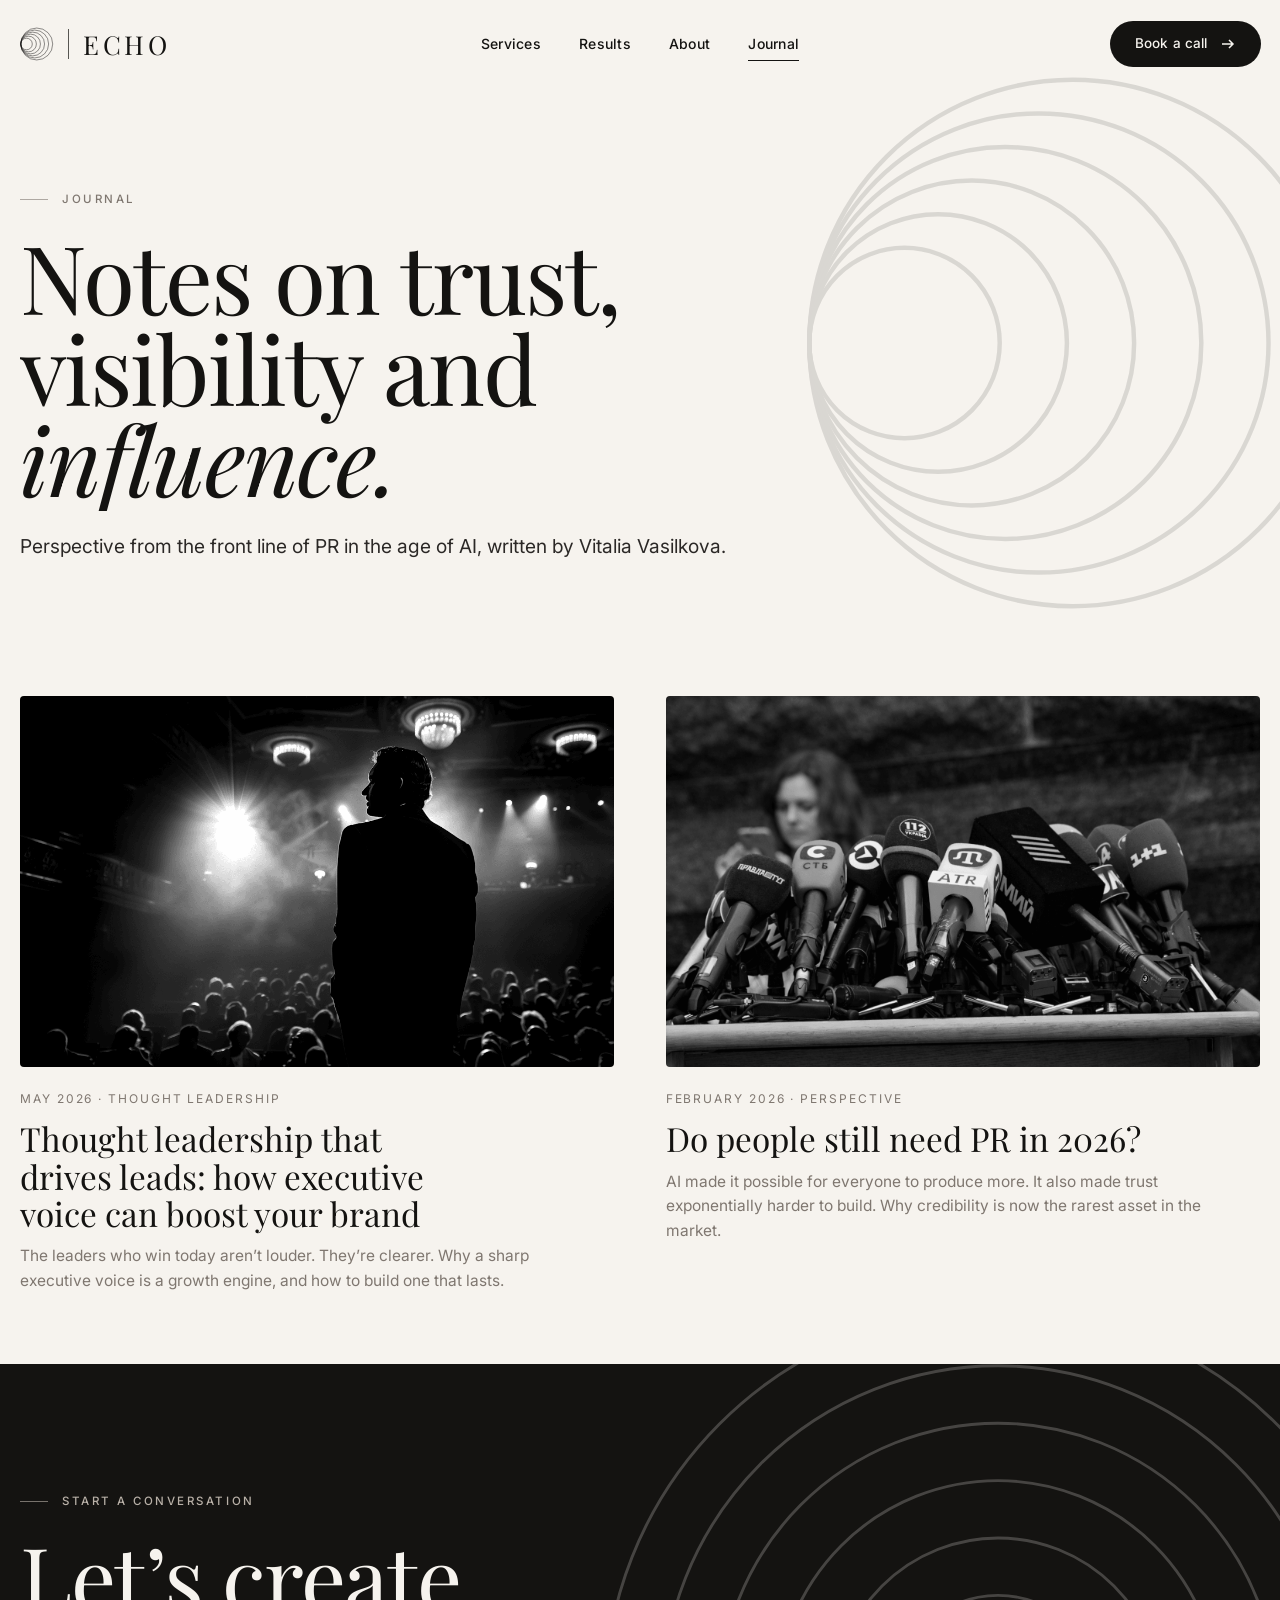
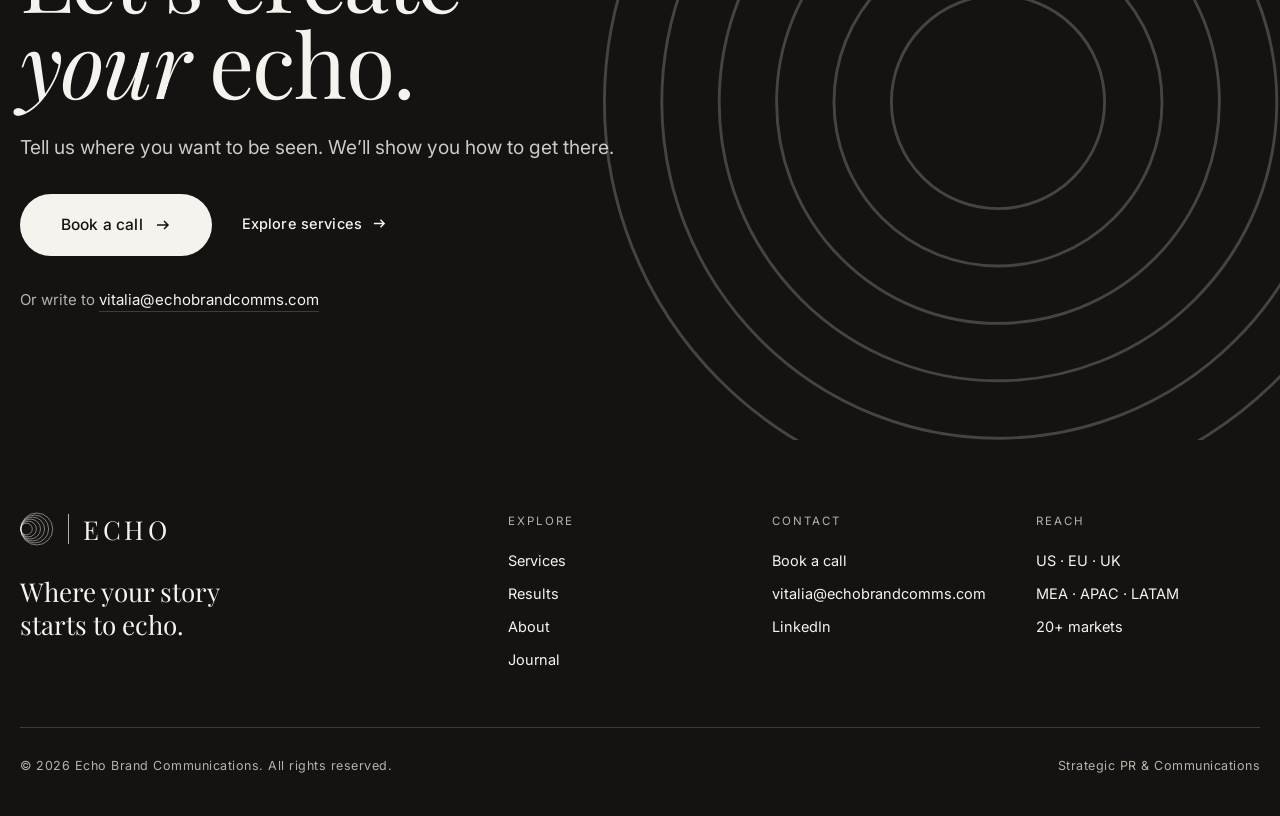
<file: blog/index.html>
<!doctype html>
<html lang="en">
<head>
<meta charset="utf-8">
<meta name="viewport" content="width=device-width, initial-scale=1, viewport-fit=cover">
<title>Journal — Echo</title>
<meta name="description" content="Essays on PR, thought leadership and trust in the age of AI, from Echo founder Vitalia Vasilkova.">
<meta property="og:title" content="Journal — Echo">
<meta property="og:description" content="Essays on PR, thought leadership and trust in the age of AI, from Echo founder Vitalia Vasilkova.">
<meta property="og:type" content="website">
<meta property="og:image" content="https://echobrandcomms.com/assets/img/hero-still-life.jpg">
<meta name="theme-color" content="#F6F3EE">
<link rel="icon" href="../assets/img/favicon.svg" type="image/svg+xml">
<link rel="preconnect" href="https://fonts.googleapis.com">
<link rel="preconnect" href="https://fonts.gstatic.com" crossorigin>
<link rel="stylesheet" href="https://fonts.googleapis.com/css2?family=Playfair+Display:ital,wght@0,400;0,500;1,400&family=Inter:wght@400;500;600&display=swap">
<link rel="stylesheet" href="../assets/css/style.css?v=202611212330">
</head>
<body>
<header class="nav">
  <div class="nav-inner">
    <a class="brand" href="../index.html" aria-label="Echo home"><svg class="brand-mark" viewBox="0 0 100 100" width="34" height="34" fill="none" stroke="currentColor" stroke-width="1.4" aria-hidden="true"><circle cx="49.2" cy="50" r="47"/><circle cx="43.2" cy="50" r="41"/><circle cx="37.2" cy="50" r="35"/><circle cx="31.2" cy="50" r="29"/><circle cx="25.2" cy="50" r="23"/><circle cx="19.2" cy="50" r="17"/></svg><span class="brand-bar"></span><span class="brand-word">ECHO</span></a>
    <nav class="nav-links" aria-label="Primary"><a href="../services.html">Services</a><a href="../results.html">Results</a><a href="../about.html">About</a><a href="../blog/index.html" aria-current="page">Journal</a></nav>
    <div class="nav-cta">
      <a class="btn btn-dark" href="../contact.html#book">Book a call <svg viewBox="0 0 16 16" fill="none" stroke="currentColor" stroke-width="1.5" aria-hidden="true"><path d="M2 8h11M9 4l4 4-4 4"/></svg></a>
      <button class="burger" aria-expanded="false" aria-controls="menu" aria-label="Menu"><span></span></button>
    </div>
  </div>
</header>
<div class="menu" id="menu">
  <a href="../index.html">Home</a><a href="../services.html">Services</a><a href="../results.html">Results</a><a href="../about.html">About</a><a href="../blog/index.html">Journal</a><a href="../contact.html">Contact</a>
  <div class="menu-foot">
    <a href="../contact.html#book">Book a call</a>
    <a href="mailto:vitalia@echobrandcomms.com">vitalia@echobrandcomms.com</a>
  </div>
</div>

<main>
<section class="page-hero">
  <div class="wrap">
    <svg class="ghost" viewBox="0 0 100 100" fill="none" stroke="currentColor" stroke-width=".8" aria-hidden="true"><circle cx="49.2" cy="50" r="47"/><circle cx="43.2" cy="50" r="41"/><circle cx="37.2" cy="50" r="35"/><circle cx="31.2" cy="50" r="29"/><circle cx="25.2" cy="50" r="23"/><circle cx="19.2" cy="50" r="17"/></svg>
    <p class="eyebrow reveal">Journal</p>
    <h1 class="lines"><span class="line"><span>Notes on trust,</span></span><span class="line"><span>visibility and <em class="it">influence.</em></span></span></h1>
    <p class="lede reveal" data-delay="2">Perspective from the front line of PR in the age of AI, written by Vitalia Vasilkova.</p>
  </div>
</section>
<section class="section--tight">
  <div class="wrap"><div class="posts"><a class="post-card reveal" href="thought-leadership-that-drives-leads.html" data-cursor="Read">
  <div class="frame"><img src="../assets/img/blog/cover-thought-leadership.png" alt="" loading="lazy"></div>
  <p class="meta">May 2026 · Thought leadership</p>
  <h3>Thought leadership that drives leads: how executive voice can boost your brand</h3>
  <p>The leaders who win today aren’t louder. They’re clearer. Why a sharp executive voice is a growth engine, and how to build one that lasts.</p>
</a><a class="post-card reveal" href="do-people-still-need-pr-in-2026.html" data-cursor="Read">
  <div class="frame"><img src="../assets/img/blog/cover-pr-2026.png" alt="" loading="lazy"></div>
  <p class="meta">February 2026 · Perspective</p>
  <h3>Do people still need PR in 2026?</h3>
  <p>AI made it possible for everyone to produce more. It also made trust exponentially harder to build. Why credibility is now the rarest asset in the market.</p>
</a></div></div>
</section>
<section class="section dark-ink cta-band">
  <svg class="rings" viewBox="0 0 100 100" aria-hidden="true"><circle cx="50" cy="50" r="48" fill="none" stroke="currentColor" stroke-width=".35"/><circle cx="50" cy="50" r="41" fill="none" stroke="currentColor" stroke-width=".35"/><circle cx="50" cy="50" r="34" fill="none" stroke="currentColor" stroke-width=".35"/><circle cx="50" cy="50" r="27" fill="none" stroke="currentColor" stroke-width=".35"/><circle cx="50" cy="50" r="20" fill="none" stroke="currentColor" stroke-width=".35"/><circle cx="50" cy="50" r="13" fill="none" stroke="currentColor" stroke-width=".35"/></svg>
  <div class="wrap">
    <p class="eyebrow">Start a conversation</p>
    <h2>Let’s create <em class="it">your</em> echo.</h2>
    <p class="lede">Tell us where you want to be seen. We’ll show you how to get there.</p>
    <div class="actions mt-2">
      <a class="btn btn-light btn-lg" href="../contact.html#book">Book a call <svg viewBox="0 0 16 16" fill="none" stroke="currentColor" stroke-width="1.5" aria-hidden="true"><path d="M2 8h11M9 4l4 4-4 4"/></svg></a>
      <a class="link" href="../services.html">Explore services <svg viewBox="0 0 16 16" fill="none" stroke="currentColor" stroke-width="1.5" aria-hidden="true"><path d="M2 8h11M9 4l4 4-4 4"/></svg></a>
    </div>
    <p class="email">Or write to <a href="mailto:vitalia@echobrandcomms.com">vitalia@echobrandcomms.com</a></p>
  </div>
</section>

</main>
<footer class="footer">
  <div class="wrap">
    <div class="footer-grid">
      <div>
        <a class="brand" href="../index.html" aria-label="Echo home"><svg class="brand-mark" viewBox="0 0 100 100" width="34" height="34" fill="none" stroke="currentColor" stroke-width="1.4" aria-hidden="true"><circle cx="49.2" cy="50" r="47"/><circle cx="43.2" cy="50" r="41"/><circle cx="37.2" cy="50" r="35"/><circle cx="31.2" cy="50" r="29"/><circle cx="25.2" cy="50" r="23"/><circle cx="19.2" cy="50" r="17"/></svg><span class="brand-bar"></span><span class="brand-word">ECHO</span></a>
        <p class="tag">Where your story starts to echo.</p>
      </div>
      <div>
        <h4>Explore</h4>
        <ul>
          <li><a href="../services.html">Services</a></li>
          <li><a href="../results.html">Results</a></li>
          <li><a href="../about.html">About</a></li>
          <li><a href="../blog/index.html">Journal</a></li>
        </ul>
      </div>
      <div>
        <h4>Contact</h4>
        <ul>
          <li><a href="../contact.html#book">Book a call</a></li>
          <li><a href="mailto:vitalia@echobrandcomms.com">vitalia@echobrandcomms.com</a></li>
          <li><a href="https://www.linkedin.com/in/vitalia-vasilkova/" rel="noopener" target="_blank">LinkedIn</a></li>
        </ul>
      </div>
      <div>
        <h4>Reach</h4>
        <ul>
          <li>US · EU · UK</li>
          <li>MEA · APAC · LATAM</li>
          <li>20+ markets</li>
        </ul>
      </div>
    </div>
    <div class="footer-bottom">
      <span>© <span data-year>2026</span> Echo Brand Communications. All rights reserved.</span>
      <span>Strategic PR &amp; Communications</span>
    </div>
  </div>
</footer>
<script src="../assets/js/main.js?v=202611212330"></script>
</body>
</html>
</file>
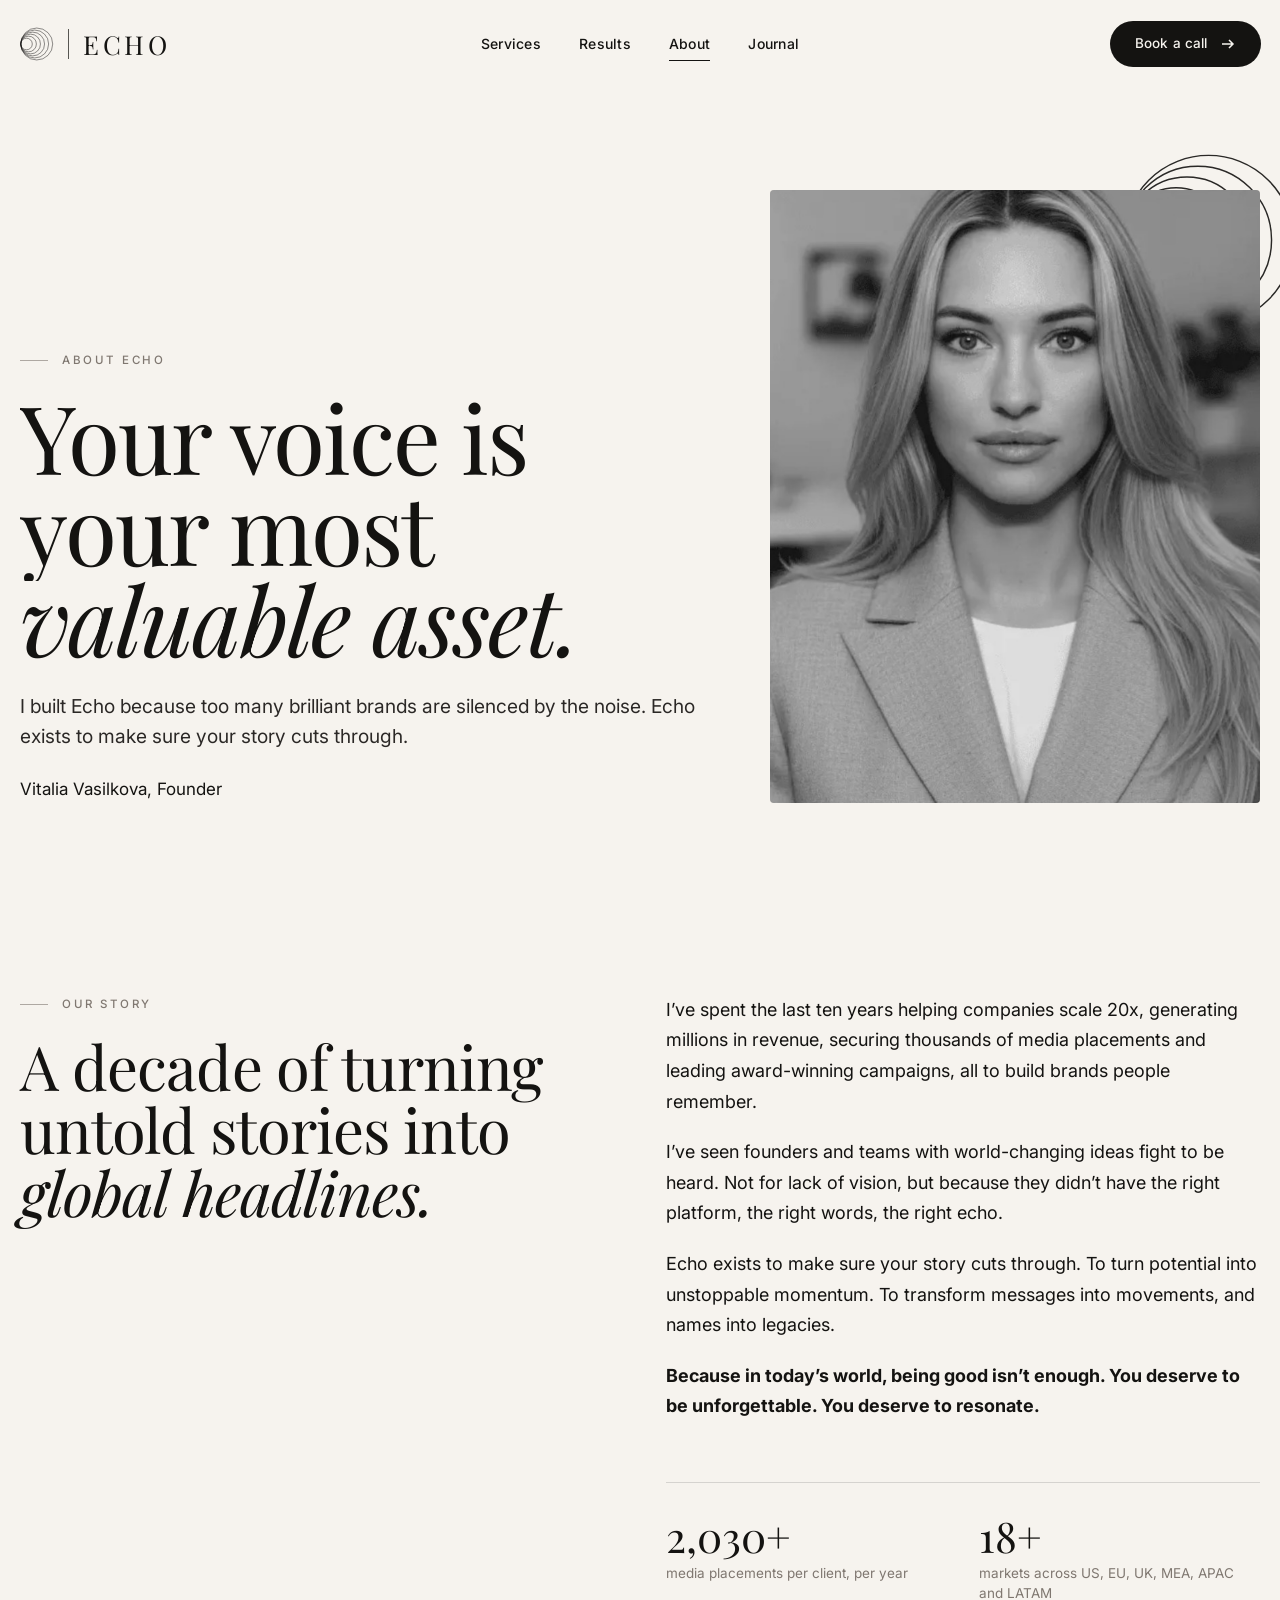
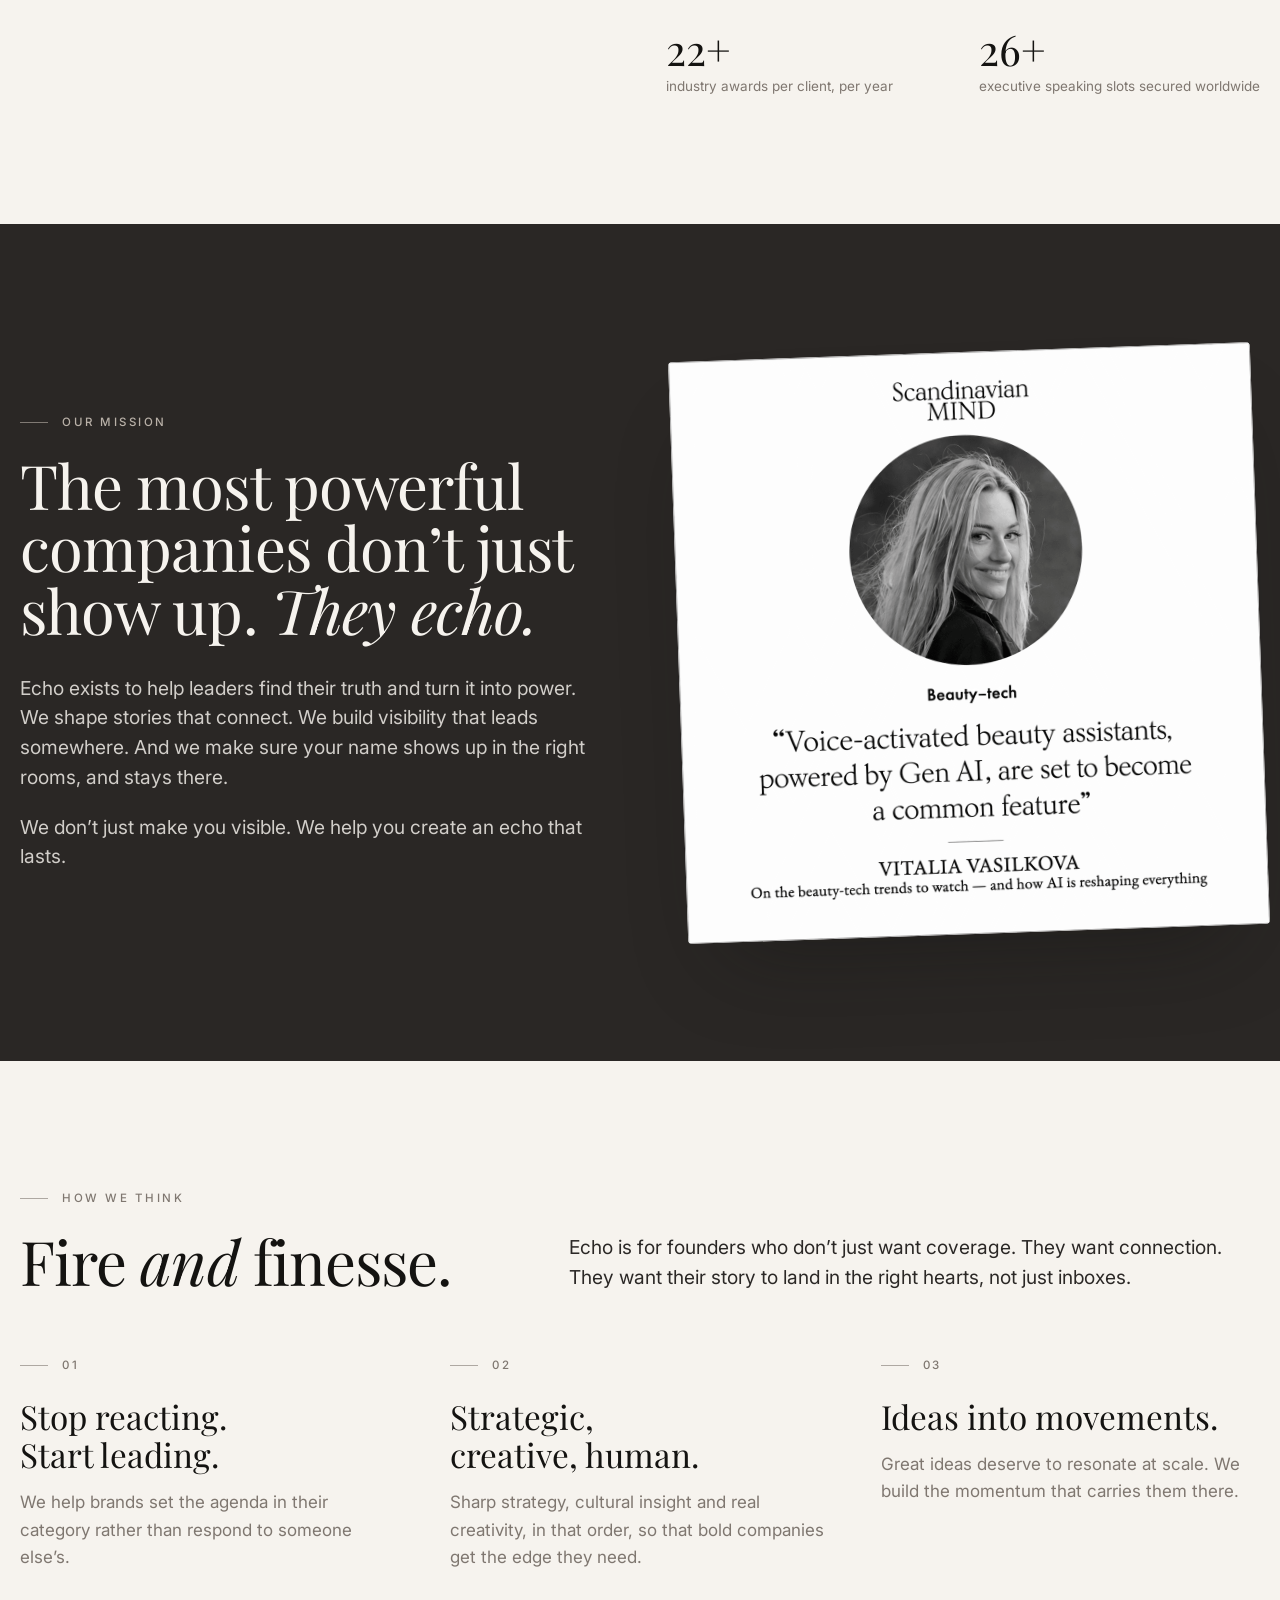
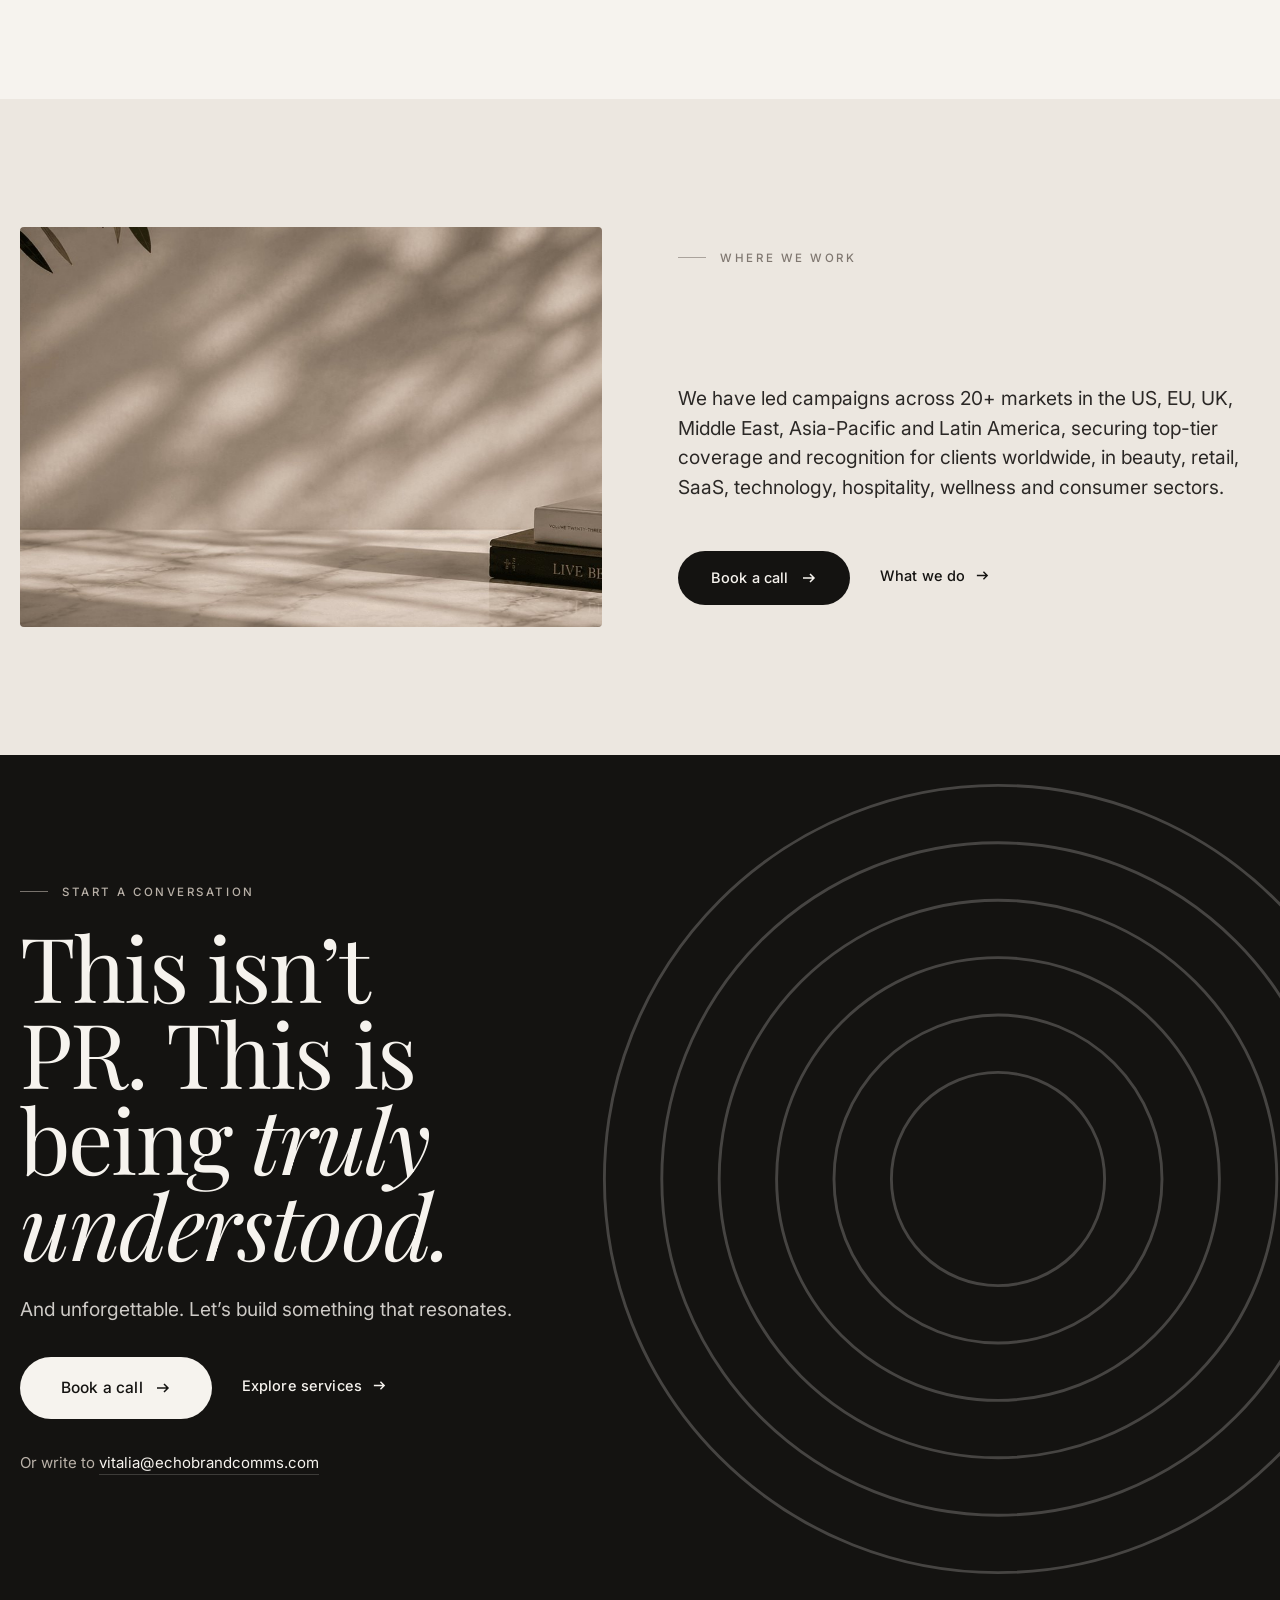
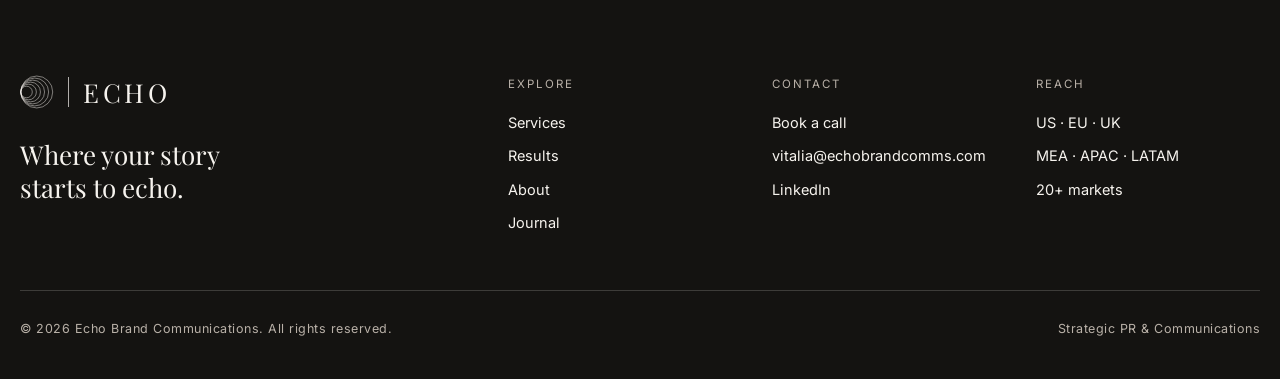
<file: about.html>
<!doctype html>
<html lang="en">
<head>
<meta charset="utf-8">
<meta name="viewport" content="width=device-width, initial-scale=1, viewport-fit=cover">
<title>About — Echo</title>
<meta name="description" content="Echo was built by Vitalia Vasilkova to help bold brands and leaders be heard. A decade of turning untold stories into global headlines.">
<meta property="og:title" content="About — Echo">
<meta property="og:description" content="Echo was built by Vitalia Vasilkova to help bold brands and leaders be heard. A decade of turning untold stories into global headlines.">
<meta property="og:type" content="website">
<meta property="og:image" content="https://echobrandcomms.com/assets/img/hero-still-life.jpg">
<meta name="theme-color" content="#F6F3EE">
<link rel="icon" href="assets/img/favicon.svg" type="image/svg+xml">
<link rel="preconnect" href="https://fonts.googleapis.com">
<link rel="preconnect" href="https://fonts.gstatic.com" crossorigin>
<link rel="stylesheet" href="https://fonts.googleapis.com/css2?family=Playfair+Display:ital,wght@0,400;0,500;1,400&family=Inter:wght@400;500;600&display=swap">
<link rel="stylesheet" href="assets/css/style.css?v=202611212330">
</head>
<body>
<header class="nav">
  <div class="nav-inner">
    <a class="brand" href="index.html" aria-label="Echo home"><svg class="brand-mark" viewBox="0 0 100 100" width="34" height="34" fill="none" stroke="currentColor" stroke-width="1.4" aria-hidden="true"><circle cx="49.2" cy="50" r="47"/><circle cx="43.2" cy="50" r="41"/><circle cx="37.2" cy="50" r="35"/><circle cx="31.2" cy="50" r="29"/><circle cx="25.2" cy="50" r="23"/><circle cx="19.2" cy="50" r="17"/></svg><span class="brand-bar"></span><span class="brand-word">ECHO</span></a>
    <nav class="nav-links" aria-label="Primary"><a href="services.html">Services</a><a href="results.html">Results</a><a href="about.html" aria-current="page">About</a><a href="blog/index.html">Journal</a></nav>
    <div class="nav-cta">
      <a class="btn btn-dark" href="contact.html#book">Book a call <svg viewBox="0 0 16 16" fill="none" stroke="currentColor" stroke-width="1.5" aria-hidden="true"><path d="M2 8h11M9 4l4 4-4 4"/></svg></a>
      <button class="burger" aria-expanded="false" aria-controls="menu" aria-label="Menu"><span></span></button>
    </div>
  </div>
</header>
<div class="menu" id="menu">
  <a href="index.html">Home</a><a href="services.html">Services</a><a href="results.html">Results</a><a href="about.html">About</a><a href="blog/index.html">Journal</a><a href="contact.html">Contact</a>
  <div class="menu-foot">
    <a href="contact.html#book">Book a call</a>
    <a href="mailto:vitalia@echobrandcomms.com">vitalia@echobrandcomms.com</a>
  </div>
</div>

<main>
<section class="page-hero">
  <div class="wrap split-hero">
    <div>
      <p class="eyebrow reveal">About Echo</p>
      <h1 class="lines"><span class="line"><span>Your voice is</span></span><span class="line"><span>your most</span></span><span class="line"><span><em class="it">valuable asset.</em></span></span></h1>
      <p class="lede reveal" data-delay="2">I built Echo because too many brilliant brands are silenced by the noise. Echo exists to make sure your story cuts through.</p>
      <p class="sig reveal" data-delay="3" style="margin-top:24px">Vitalia Vasilkova, Founder</p>
    </div>
    <div class="figure reveal" data-delay="1">
      <svg class="ring" viewBox="0 0 100 100" fill="none" stroke="currentColor" stroke-width=".8" aria-hidden="true"><circle cx="49.2" cy="50" r="47"/><circle cx="43.2" cy="50" r="41"/><circle cx="37.2" cy="50" r="35"/><circle cx="31.2" cy="50" r="29"/><circle cx="25.2" cy="50" r="23"/><circle cx="19.2" cy="50" r="17"/></svg>
      <div class="frame frame-tall"><img src="assets/img/vitalia-portrait.jpg" alt="Vitalia Vasilkova" data-parallax="8" fetchpriority="high"></div>
    </div>
  </div>
</section>

<section class="section">
  <div class="wrap">
    <div class="grid grid-2" style="align-items:start">
      <div>
        <p class="eyebrow reveal">Our story</p>
        <h2 class="h2 reveal" data-delay="1">A decade of turning untold stories into <em class="it">global headlines.</em></h2>
      </div>
      <div class="stack reveal" data-delay="2" style="font-size:18px;line-height:1.7">
        <p>I’ve spent the last ten years helping companies scale 20x, generating millions in revenue, securing thousands of media placements and leading award-winning campaigns, all to build brands people remember.</p>
        <p>I’ve seen founders and teams with world-changing ideas fight to be heard. Not for lack of vision, but because they didn’t have the right platform, the right words, the right echo.</p>
        <p>Echo exists to make sure your story cuts through. To turn potential into unstoppable momentum. To transform messages into movements, and names into legacies.</p>
        <p><strong>Because in today’s world, being good isn’t enough. You deserve to be unforgettable. You deserve to resonate.</strong></p>
        <div class="mini-stats">
          <div><div class="num"><span data-count="2300">0</span>+</div><p>media placements per client, per year</p></div>
          <div><div class="num"><span data-count="20">0</span>+</div><p>markets across US, EU, UK, MEA, APAC and LATAM</p></div>
          <div><div class="num"><span data-count="25">0</span>+</div><p>industry awards per client, per year</p></div>
          <div><div class="num"><span data-count="30">0</span>+</div><p>executive speaking slots secured worldwide</p></div>
        </div>
      </div>
    </div>
  </div>
</section>

<section class="section dark">
  <div class="wrap">
    <div class="split">
      <div>
        <p class="eyebrow reveal">Our mission</p>
        <h2 class="h2 reveal" data-delay="1">The most powerful companies don’t just show up. <em class="it">They echo.</em></h2>
        <div class="stack mt-2 reveal" data-delay="2">
          <p class="lede">Echo exists to help leaders find their truth and turn it into power. We shape stories that connect. We build visibility that leads somewhere. And we make sure your name shows up in the right rooms, and stays there.</p>
          <p class="lede">We don’t just make you visible. We help you create an echo that lasts.</p>
        </div>
      </div>
      <div class="figure reveal" data-delay="1">
        <div class="press-card"><img src="assets/img/press-card-scandinavian-mind.png" alt="Vitalia Vasilkova quoted in Scandinavian MIND on beauty-tech trends and how AI is reshaping everything" loading="lazy"></div>
      </div>
    </div>
  </div>
</section>

<section class="section">
  <div class="wrap">
    <div class="head-row">
      <div>
        <p class="eyebrow reveal">How we think</p>
        <h2 class="h2 reveal" data-delay="1">Fire <em class="it">and</em> finesse.</h2>
      </div>
      <p class="lede reveal" data-delay="2">Echo is for founders who don’t just want coverage. They want connection. They want their story to land in the right hearts, not just inboxes.</p>
    </div>
    <div class="grid grid-3">
      <div class="reveal"><p class="eyebrow">01</p><h3 class="h3">Stop reacting. Start leading.</h3><p class="mt-1 muted">We help brands set the agenda in their category rather than respond to someone else’s.</p></div>
      <div class="reveal" data-delay="1"><p class="eyebrow">02</p><h3 class="h3">Strategic, creative, human.</h3><p class="mt-1 muted">Sharp strategy, cultural insight and real creativity, in that order, so that bold companies get the edge they need.</p></div>
      <div class="reveal" data-delay="2"><p class="eyebrow">03</p><h3 class="h3">Ideas into movements.</h3><p class="mt-1 muted">Great ideas deserve to resonate at scale. We build the momentum that carries them there.</p></div>
    </div>
  </div>
</section>

<section class="section tone">
  <div class="wrap">
    <div class="split">
      <div class="figure reveal">
        <div class="frame frame-wide"><img src="assets/img/hero-still-life.jpg" alt="" data-parallax="10" loading="lazy"></div>
      </div>
      <div>
        <p class="eyebrow reveal">Where we work</p>
        <h2 class="h2 reveal" data-delay="1">Global by design.</h2>
        <p class="lede mt-2 reveal" data-delay="2">We have led campaigns across 20+ markets in the US, EU, UK, Middle East, Asia-Pacific and Latin America, securing top-tier coverage and recognition for clients worldwide, in beauty, retail, SaaS, technology, hospitality, wellness and consumer sectors.</p>
        <div class="actions mt-3 reveal" data-delay="3"><a class="btn btn-dark" href="contact.html#book">Book a call <svg viewBox="0 0 16 16" fill="none" stroke="currentColor" stroke-width="1.5" aria-hidden="true"><path d="M2 8h11M9 4l4 4-4 4"/></svg></a><a class="link" href="services.html">What we do <svg viewBox="0 0 16 16" fill="none" stroke="currentColor" stroke-width="1.5" aria-hidden="true"><path d="M2 8h11M9 4l4 4-4 4"/></svg></a></div>
      </div>
    </div>
  </div>
</section>

<section class="section dark-ink cta-band">
  <svg class="rings" viewBox="0 0 100 100" aria-hidden="true"><circle cx="50" cy="50" r="48" fill="none" stroke="currentColor" stroke-width=".35"/><circle cx="50" cy="50" r="41" fill="none" stroke="currentColor" stroke-width=".35"/><circle cx="50" cy="50" r="34" fill="none" stroke="currentColor" stroke-width=".35"/><circle cx="50" cy="50" r="27" fill="none" stroke="currentColor" stroke-width=".35"/><circle cx="50" cy="50" r="20" fill="none" stroke="currentColor" stroke-width=".35"/><circle cx="50" cy="50" r="13" fill="none" stroke="currentColor" stroke-width=".35"/></svg>
  <div class="wrap">
    <p class="eyebrow">Start a conversation</p>
    <h2>This isn’t PR. This is being <em class="it">truly understood.</em></h2>
    <p class="lede">And unforgettable. Let’s build something that resonates.</p>
    <div class="actions mt-2">
      <a class="btn btn-light btn-lg" href="contact.html#book">Book a call <svg viewBox="0 0 16 16" fill="none" stroke="currentColor" stroke-width="1.5" aria-hidden="true"><path d="M2 8h11M9 4l4 4-4 4"/></svg></a>
      <a class="link" href="services.html">Explore services <svg viewBox="0 0 16 16" fill="none" stroke="currentColor" stroke-width="1.5" aria-hidden="true"><path d="M2 8h11M9 4l4 4-4 4"/></svg></a>
    </div>
    <p class="email">Or write to <a href="mailto:vitalia@echobrandcomms.com">vitalia@echobrandcomms.com</a></p>
  </div>
</section>

</main>
<footer class="footer">
  <div class="wrap">
    <div class="footer-grid">
      <div>
        <a class="brand" href="index.html" aria-label="Echo home"><svg class="brand-mark" viewBox="0 0 100 100" width="34" height="34" fill="none" stroke="currentColor" stroke-width="1.4" aria-hidden="true"><circle cx="49.2" cy="50" r="47"/><circle cx="43.2" cy="50" r="41"/><circle cx="37.2" cy="50" r="35"/><circle cx="31.2" cy="50" r="29"/><circle cx="25.2" cy="50" r="23"/><circle cx="19.2" cy="50" r="17"/></svg><span class="brand-bar"></span><span class="brand-word">ECHO</span></a>
        <p class="tag">Where your story starts to echo.</p>
      </div>
      <div>
        <h4>Explore</h4>
        <ul>
          <li><a href="services.html">Services</a></li>
          <li><a href="results.html">Results</a></li>
          <li><a href="about.html">About</a></li>
          <li><a href="blog/index.html">Journal</a></li>
        </ul>
      </div>
      <div>
        <h4>Contact</h4>
        <ul>
          <li><a href="contact.html#book">Book a call</a></li>
          <li><a href="mailto:vitalia@echobrandcomms.com">vitalia@echobrandcomms.com</a></li>
          <li><a href="https://www.linkedin.com/in/vitalia-vasilkova/" rel="noopener" target="_blank">LinkedIn</a></li>
        </ul>
      </div>
      <div>
        <h4>Reach</h4>
        <ul>
          <li>US · EU · UK</li>
          <li>MEA · APAC · LATAM</li>
          <li>20+ markets</li>
        </ul>
      </div>
    </div>
    <div class="footer-bottom">
      <span>© <span data-year>2026</span> Echo Brand Communications. All rights reserved.</span>
      <span>Strategic PR &amp; Communications</span>
    </div>
  </div>
</footer>
<script src="assets/js/main.js?v=202611212330"></script>
</body>
</html>
</file>
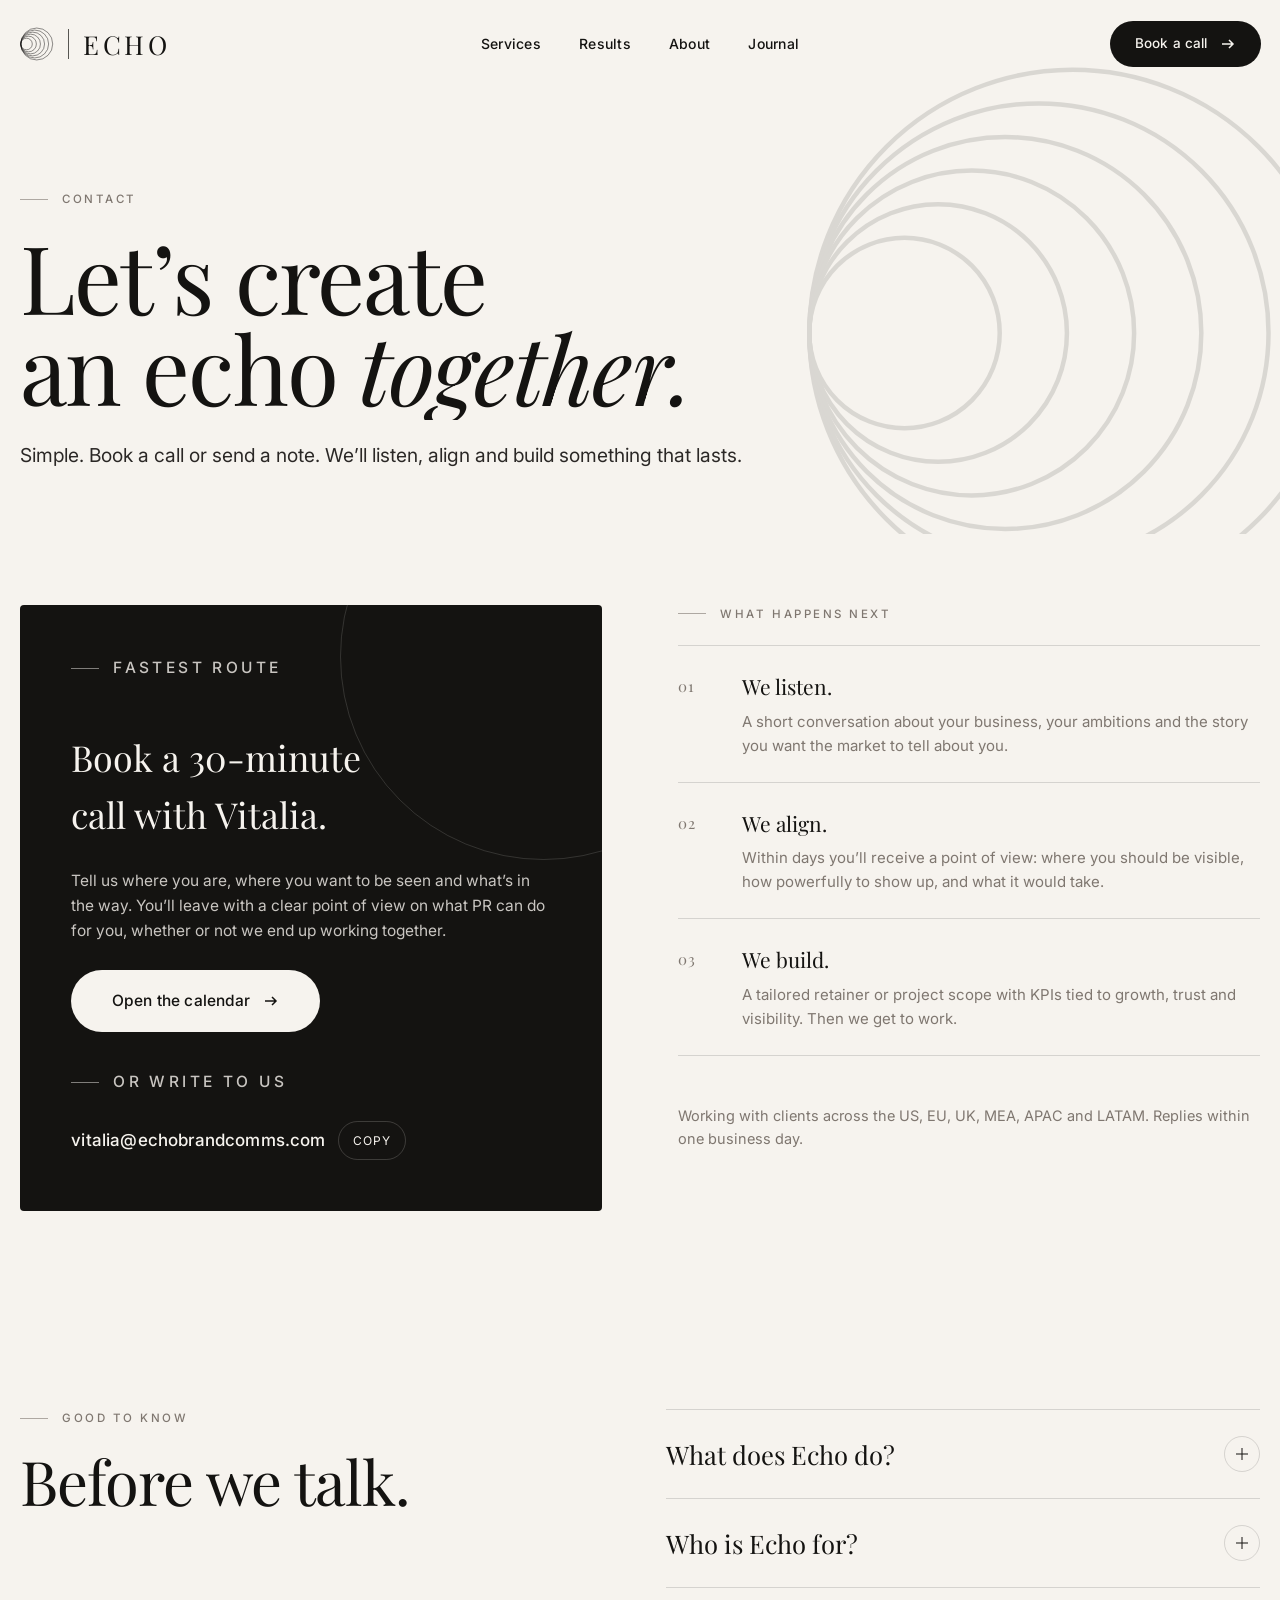
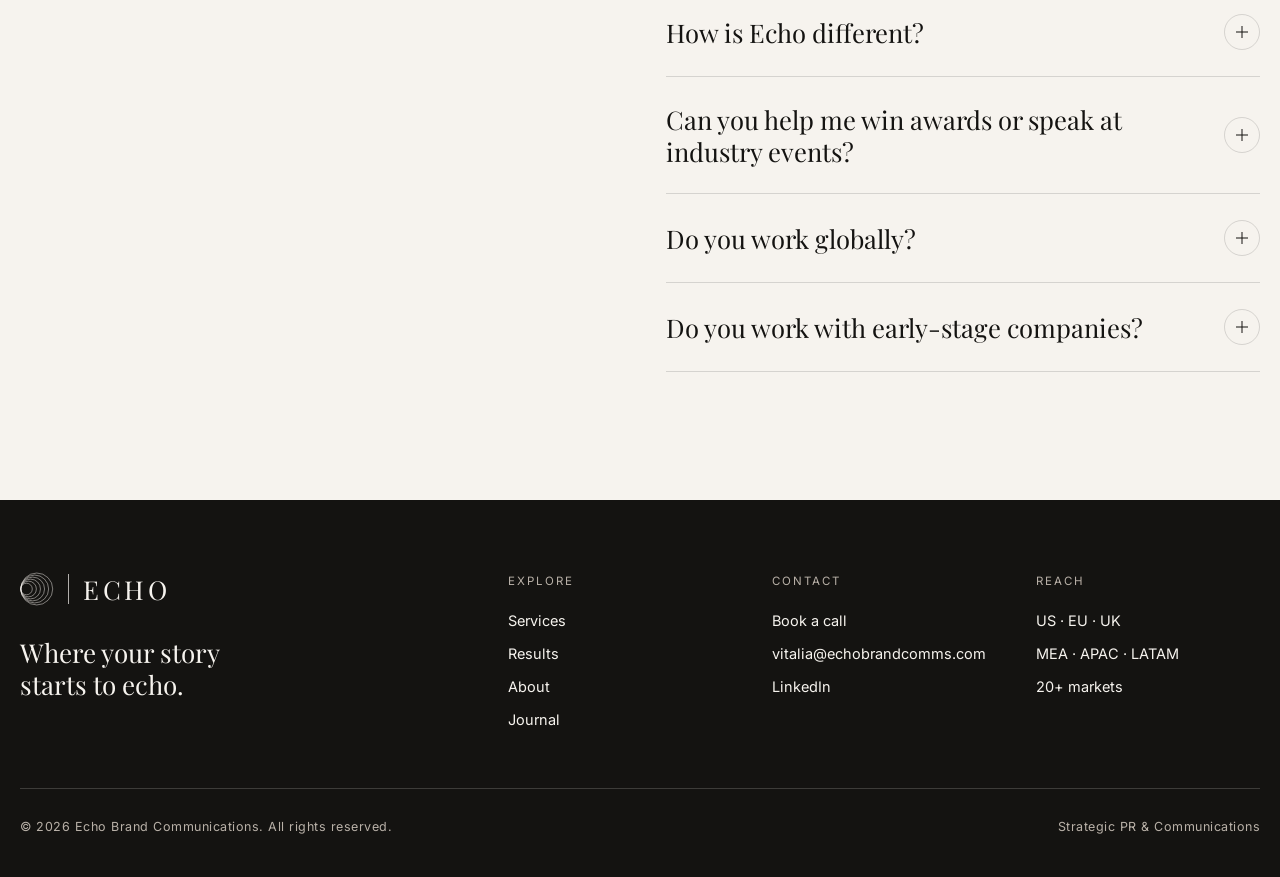
<file: contact.html>
<!doctype html>
<html lang="en">
<head>
<meta charset="utf-8">
<meta name="viewport" content="width=device-width, initial-scale=1, viewport-fit=cover">
<title>Contact — Echo</title>
<meta name="description" content="Book a call with Echo or write to vitalia@echobrandcomms.com. Strategic PR and communications for bold brands.">
<meta property="og:title" content="Contact — Echo">
<meta property="og:description" content="Book a call with Echo or write to vitalia@echobrandcomms.com. Strategic PR and communications for bold brands.">
<meta property="og:type" content="website">
<meta property="og:image" content="https://echobrandcomms.com/assets/img/hero-still-life.jpg">
<meta name="theme-color" content="#F6F3EE">
<link rel="icon" href="assets/img/favicon.svg" type="image/svg+xml">
<link rel="preconnect" href="https://fonts.googleapis.com">
<link rel="preconnect" href="https://fonts.gstatic.com" crossorigin>
<link rel="stylesheet" href="https://fonts.googleapis.com/css2?family=Playfair+Display:ital,wght@0,400;0,500;1,400&family=Inter:wght@400;500;600&display=swap">
<link rel="stylesheet" href="assets/css/style.css?v=202611212330">
</head>
<body>
<header class="nav">
  <div class="nav-inner">
    <a class="brand" href="index.html" aria-label="Echo home"><svg class="brand-mark" viewBox="0 0 100 100" width="34" height="34" fill="none" stroke="currentColor" stroke-width="1.4" aria-hidden="true"><circle cx="49.2" cy="50" r="47"/><circle cx="43.2" cy="50" r="41"/><circle cx="37.2" cy="50" r="35"/><circle cx="31.2" cy="50" r="29"/><circle cx="25.2" cy="50" r="23"/><circle cx="19.2" cy="50" r="17"/></svg><span class="brand-bar"></span><span class="brand-word">ECHO</span></a>
    <nav class="nav-links" aria-label="Primary"><a href="services.html">Services</a><a href="results.html">Results</a><a href="about.html">About</a><a href="blog/index.html">Journal</a></nav>
    <div class="nav-cta">
      <a class="btn btn-dark" href="contact.html#book">Book a call <svg viewBox="0 0 16 16" fill="none" stroke="currentColor" stroke-width="1.5" aria-hidden="true"><path d="M2 8h11M9 4l4 4-4 4"/></svg></a>
      <button class="burger" aria-expanded="false" aria-controls="menu" aria-label="Menu"><span></span></button>
    </div>
  </div>
</header>
<div class="menu" id="menu">
  <a href="index.html">Home</a><a href="services.html">Services</a><a href="results.html">Results</a><a href="about.html">About</a><a href="blog/index.html">Journal</a><a href="contact.html">Contact</a>
  <div class="menu-foot">
    <a href="contact.html#book">Book a call</a>
    <a href="mailto:vitalia@echobrandcomms.com">vitalia@echobrandcomms.com</a>
  </div>
</div>

<main>
<section class="page-hero">
  <div class="wrap">
    <svg class="ghost" viewBox="0 0 100 100" fill="none" stroke="currentColor" stroke-width=".8" aria-hidden="true"><circle cx="49.2" cy="50" r="47"/><circle cx="43.2" cy="50" r="41"/><circle cx="37.2" cy="50" r="35"/><circle cx="31.2" cy="50" r="29"/><circle cx="25.2" cy="50" r="23"/><circle cx="19.2" cy="50" r="17"/></svg>
    <p class="eyebrow reveal">Contact</p>
    <h1 class="lines"><span class="line"><span>Let’s create</span></span><span class="line"><span>an echo <em class="it">together.</em></span></span></h1>
    <p class="lede reveal" data-delay="2">Simple. Book a call or send a note. We’ll listen, align and build something that lasts.</p>
  </div>
</section>

<section class="section--tight" id="book">
  <div class="wrap">
    <div class="contact-grid">
      <div class="contact-box reveal">
        <p class="eyebrow">Fastest route</p>
        <h3>Book a 30-minute call with Vitalia.</h3>
        <p>Tell us where you are, where you want to be seen and what’s in the way. You’ll leave with a clear point of view on what PR can do for you, whether or not we end up working together.</p>
        <div><a class="btn btn-light btn-lg" href="https://calendar.app.google/hCymV8JZpF1DRT978" target="_blank" rel="noopener">Open the calendar <svg viewBox="0 0 16 16" fill="none" stroke="currentColor" stroke-width="1.5" aria-hidden="true"><path d="M2 8h11M9 4l4 4-4 4"/></svg></a></div>
        <p class="eyebrow" style="margin:12px 0 0">Or write to us</p>
        <div class="copy-row"><code>vitalia@echobrandcomms.com</code><button class="copy-btn" data-copy="vitalia@echobrandcomms.com" type="button">Copy</button></div>
      </div>
      <div class="reveal" data-delay="1">
        <p class="eyebrow">What happens next</p>
        <ol class="steps">
          <li><span class="n">01</span><div><h4>We listen.</h4><p>A short conversation about your business, your ambitions and the story you want the market to tell about you.</p></div></li>
          <li><span class="n">02</span><div><h4>We align.</h4><p>Within days you’ll receive a point of view: where you should be visible, how powerfully to show up, and what it would take.</p></div></li>
          <li><span class="n">03</span><div><h4>We build.</h4><p>A tailored retainer or project scope with KPIs tied to growth, trust and visibility. Then we get to work.</p></div></li>
        </ol>
        <p class="muted mt-3" style="font-size:14.5px">Working with clients across the US, EU, UK, MEA, APAC and LATAM. Replies within one business day.</p>
      </div>
    </div>
  </div>
</section>

<section class="section">
  <div class="wrap">
    <div class="grid grid-2" style="align-items:start">
      <div>
        <p class="eyebrow reveal">Good to know</p>
        <h2 class="h2 reveal" data-delay="1">Before we talk.</h2>
      </div>
      <div class="faq reveal" data-delay="1"><details><summary>What does Echo do?<span class="plus" aria-hidden="true"></span></summary><div class="answer">Echo is a strategic communications and PR firm that helps bold brands and leaders get seen, heard and remembered. We build campaigns that earn trust, drive growth and make your message matter.</div></details><details><summary>Who is Echo for?<span class="plus" aria-hidden="true"></span></summary><div class="answer">Founders, CMOs and companies ready to lead rather than follow. If you have something real to say, Echo helps you say it louder, smarter and more powerfully.</div></details><details><summary>How is Echo different?<span class="plus" aria-hidden="true"></span></summary><div class="answer">We don’t chase mentions, we build momentum. Every strategy is sharp, tailored and personal. No fluff: stories that land, leaders who resonate and results that move markets.</div></details><details><summary>Can you help me win awards or speak at industry events?<span class="plus" aria-hidden="true"></span></summary><div class="answer">Yes. We build award strategies and secure high-impact speaking slots that create third-party credibility and get your name into the right rooms.</div></details><details><summary>Do you work globally?<span class="plus" aria-hidden="true"></span></summary><div class="answer">Yes. We have led campaigns across 20+ markets, securing top-tier coverage and recognition for clients in the US, EU, UK, MEA, APAC and LATAM.</div></details><details><summary>Do you work with early-stage companies?<span class="plus" aria-hidden="true"></span></summary><div class="answer">Yes. If you have a strong product and a bold story, we will help you tell it like a category leader from day one.</div></details></div>
    </div>
  </div>
</section>
</main>
<footer class="footer">
  <div class="wrap">
    <div class="footer-grid">
      <div>
        <a class="brand" href="index.html" aria-label="Echo home"><svg class="brand-mark" viewBox="0 0 100 100" width="34" height="34" fill="none" stroke="currentColor" stroke-width="1.4" aria-hidden="true"><circle cx="49.2" cy="50" r="47"/><circle cx="43.2" cy="50" r="41"/><circle cx="37.2" cy="50" r="35"/><circle cx="31.2" cy="50" r="29"/><circle cx="25.2" cy="50" r="23"/><circle cx="19.2" cy="50" r="17"/></svg><span class="brand-bar"></span><span class="brand-word">ECHO</span></a>
        <p class="tag">Where your story starts to echo.</p>
      </div>
      <div>
        <h4>Explore</h4>
        <ul>
          <li><a href="services.html">Services</a></li>
          <li><a href="results.html">Results</a></li>
          <li><a href="about.html">About</a></li>
          <li><a href="blog/index.html">Journal</a></li>
        </ul>
      </div>
      <div>
        <h4>Contact</h4>
        <ul>
          <li><a href="contact.html#book">Book a call</a></li>
          <li><a href="mailto:vitalia@echobrandcomms.com">vitalia@echobrandcomms.com</a></li>
          <li><a href="https://www.linkedin.com/in/vitalia-vasilkova/" rel="noopener" target="_blank">LinkedIn</a></li>
        </ul>
      </div>
      <div>
        <h4>Reach</h4>
        <ul>
          <li>US · EU · UK</li>
          <li>MEA · APAC · LATAM</li>
          <li>20+ markets</li>
        </ul>
      </div>
    </div>
    <div class="footer-bottom">
      <span>© <span data-year>2026</span> Echo Brand Communications. All rights reserved.</span>
      <span>Strategic PR &amp; Communications</span>
    </div>
  </div>
</footer>
<script src="assets/js/main.js?v=202611212330"></script>
</body>
</html>
</file>
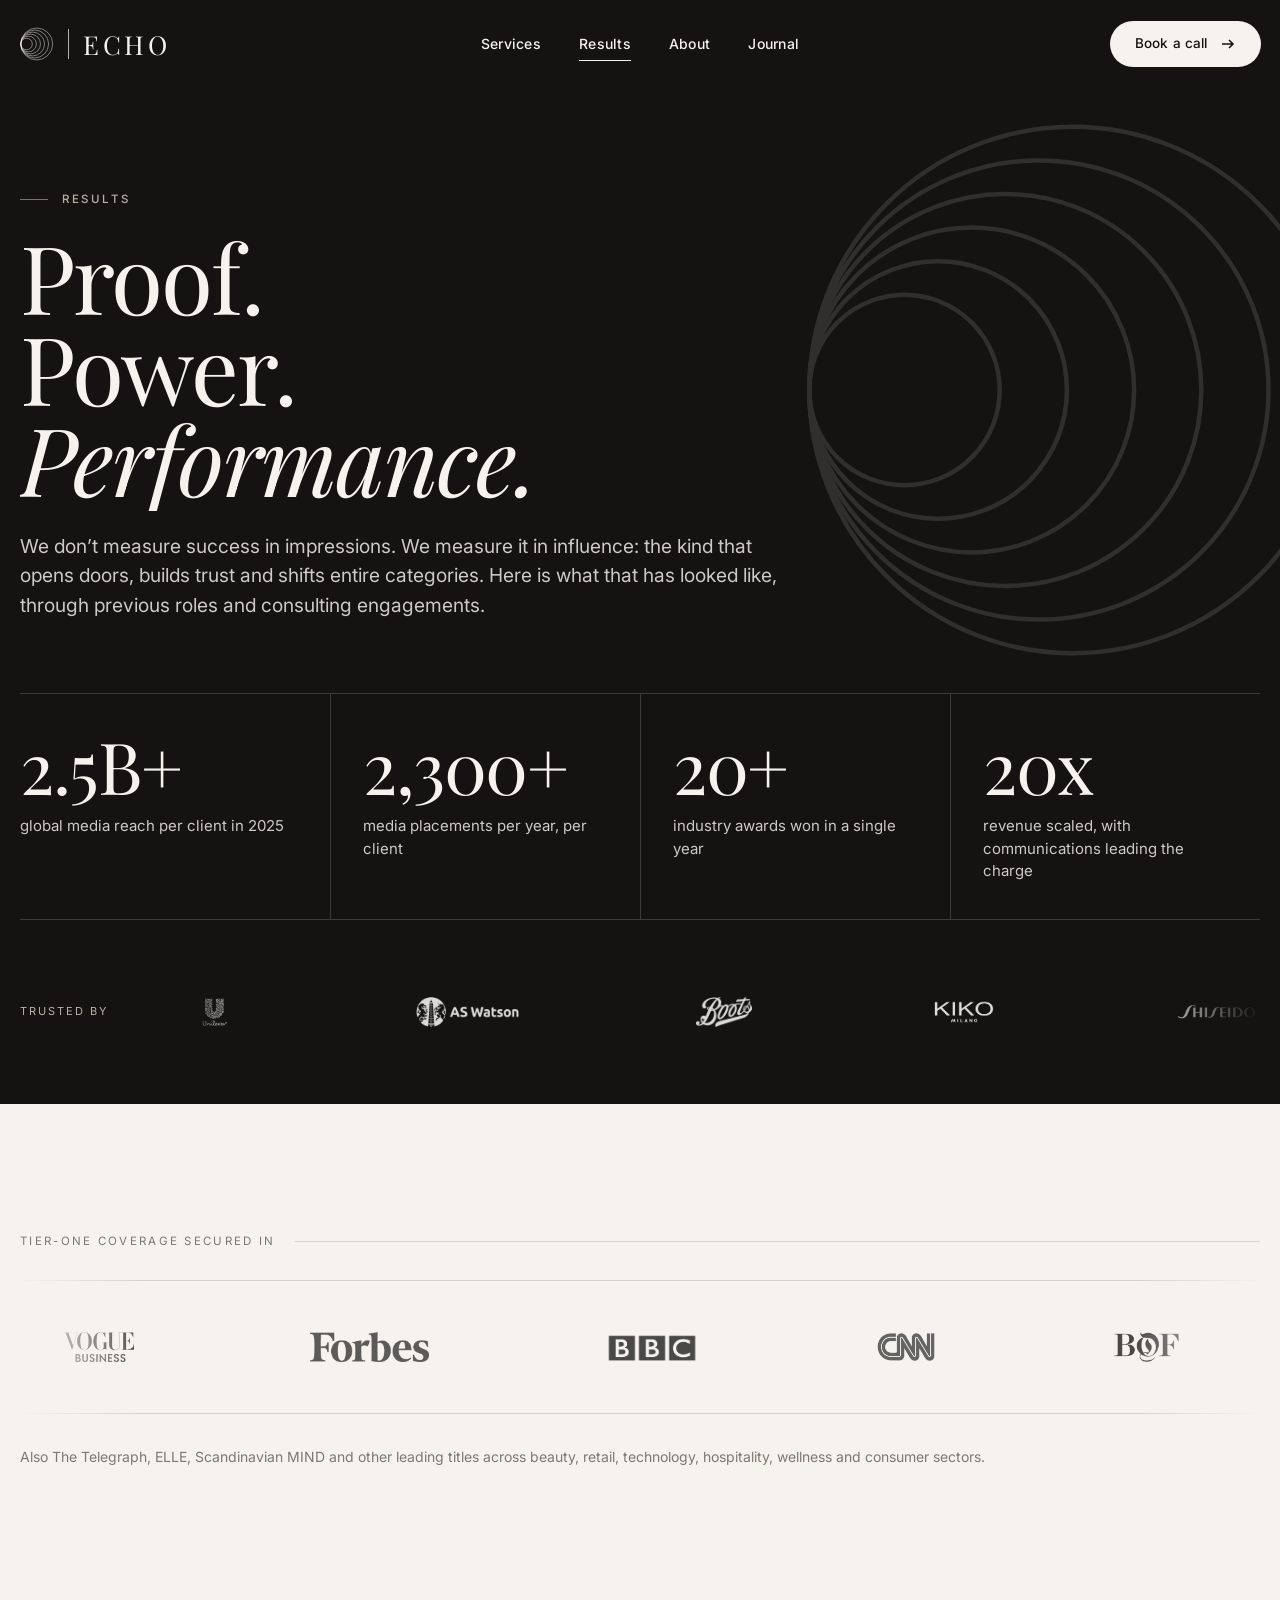
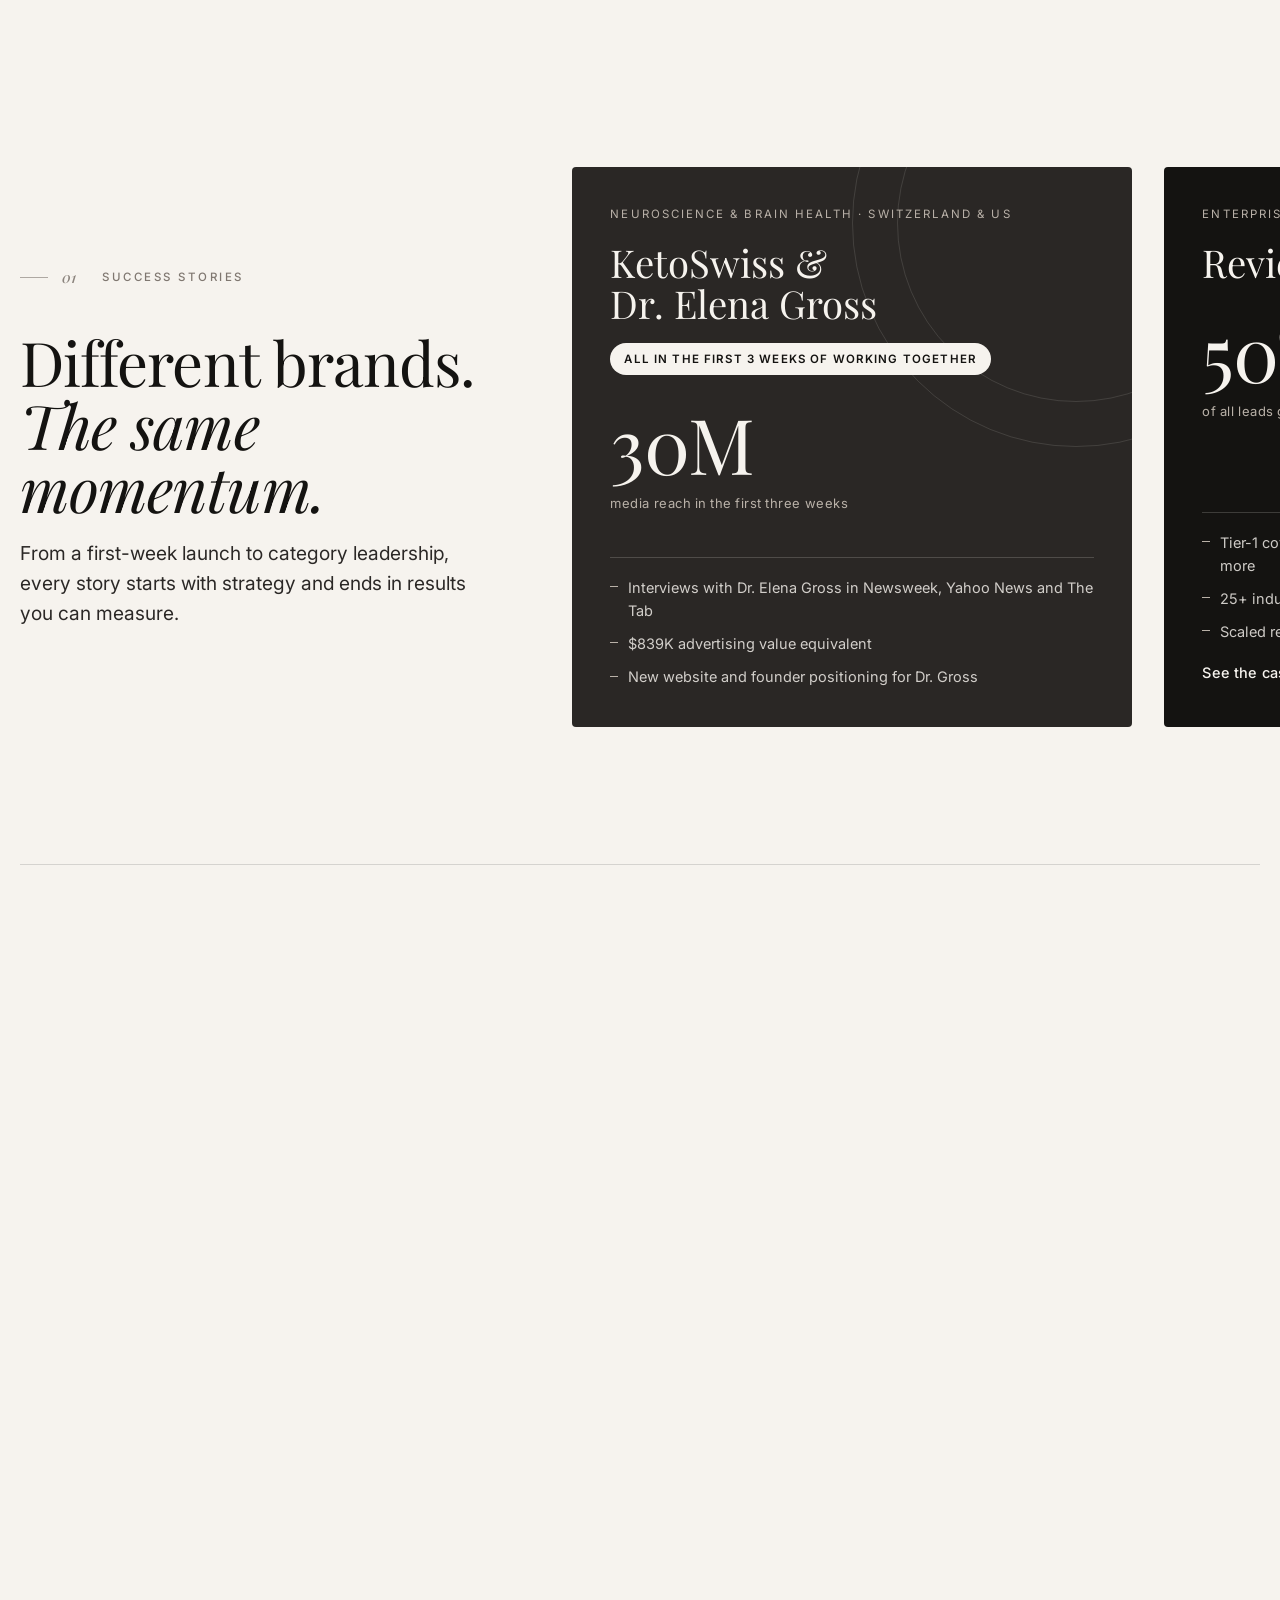
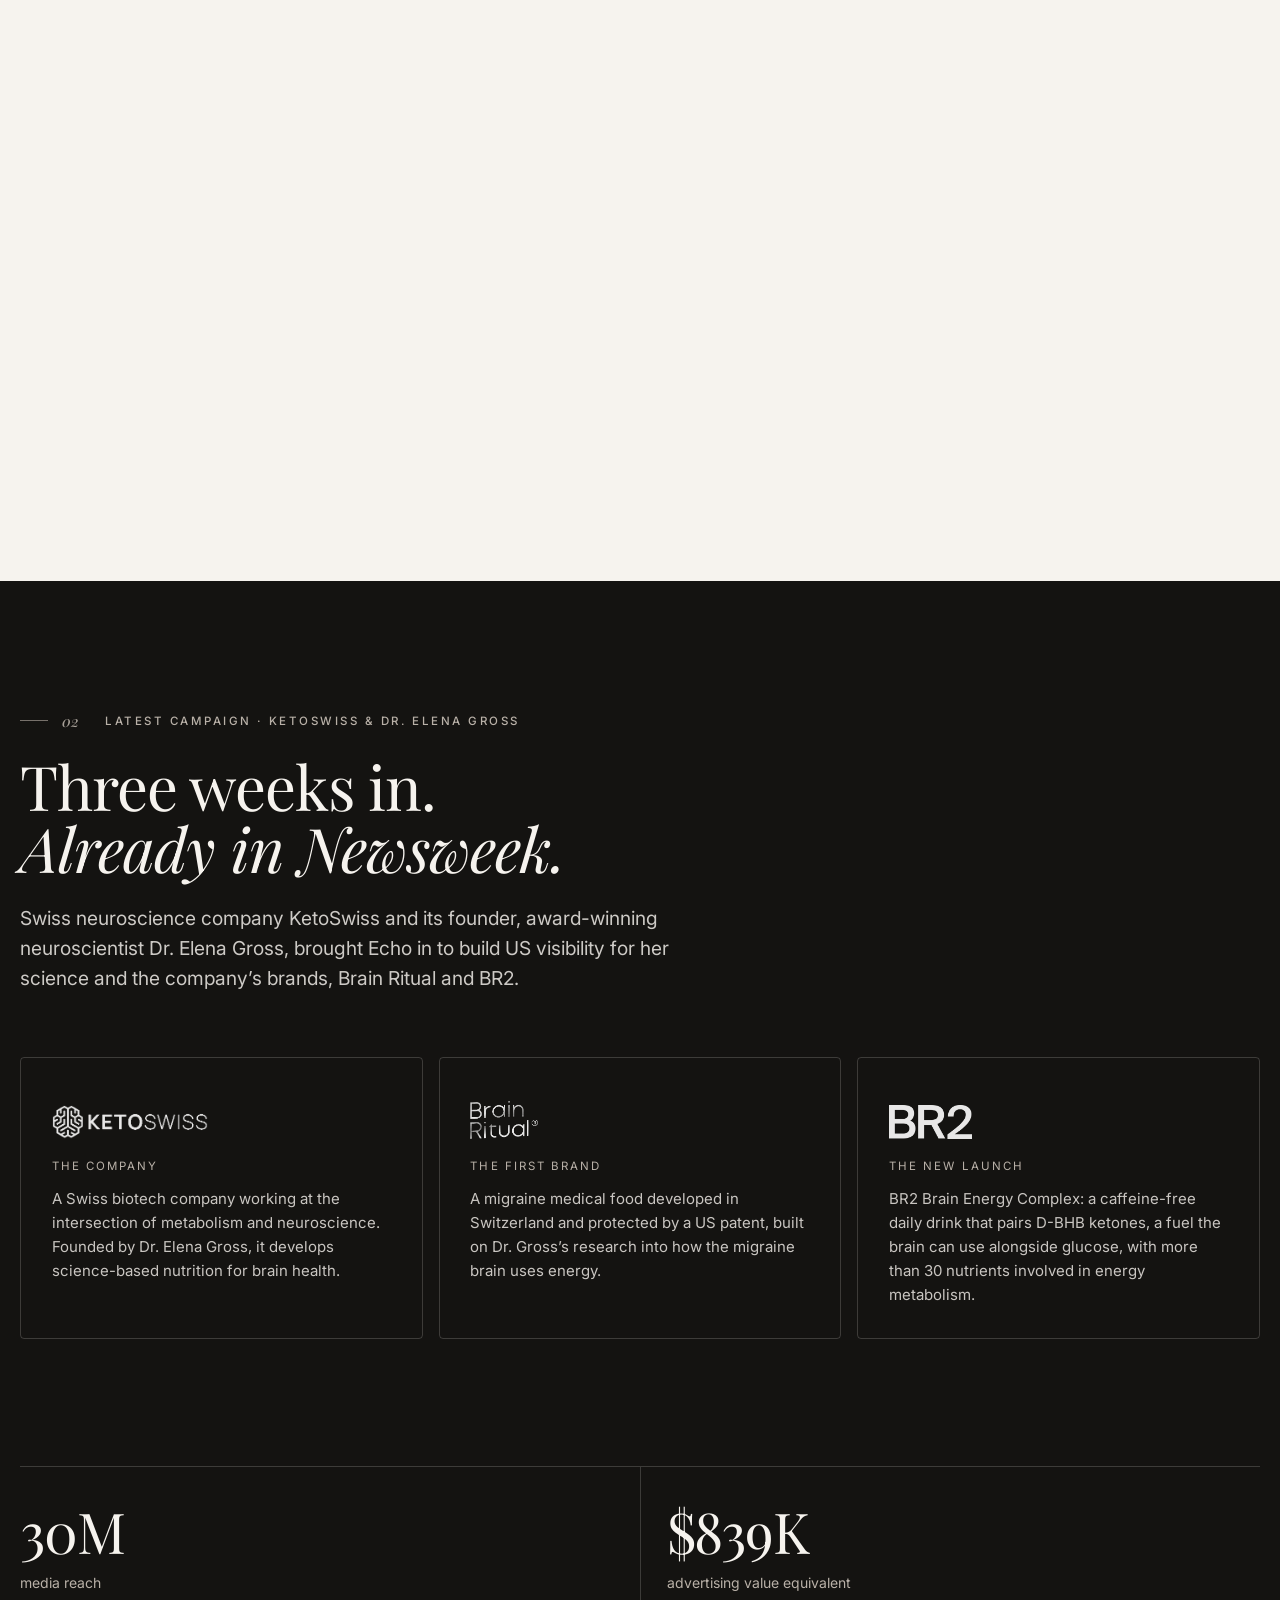
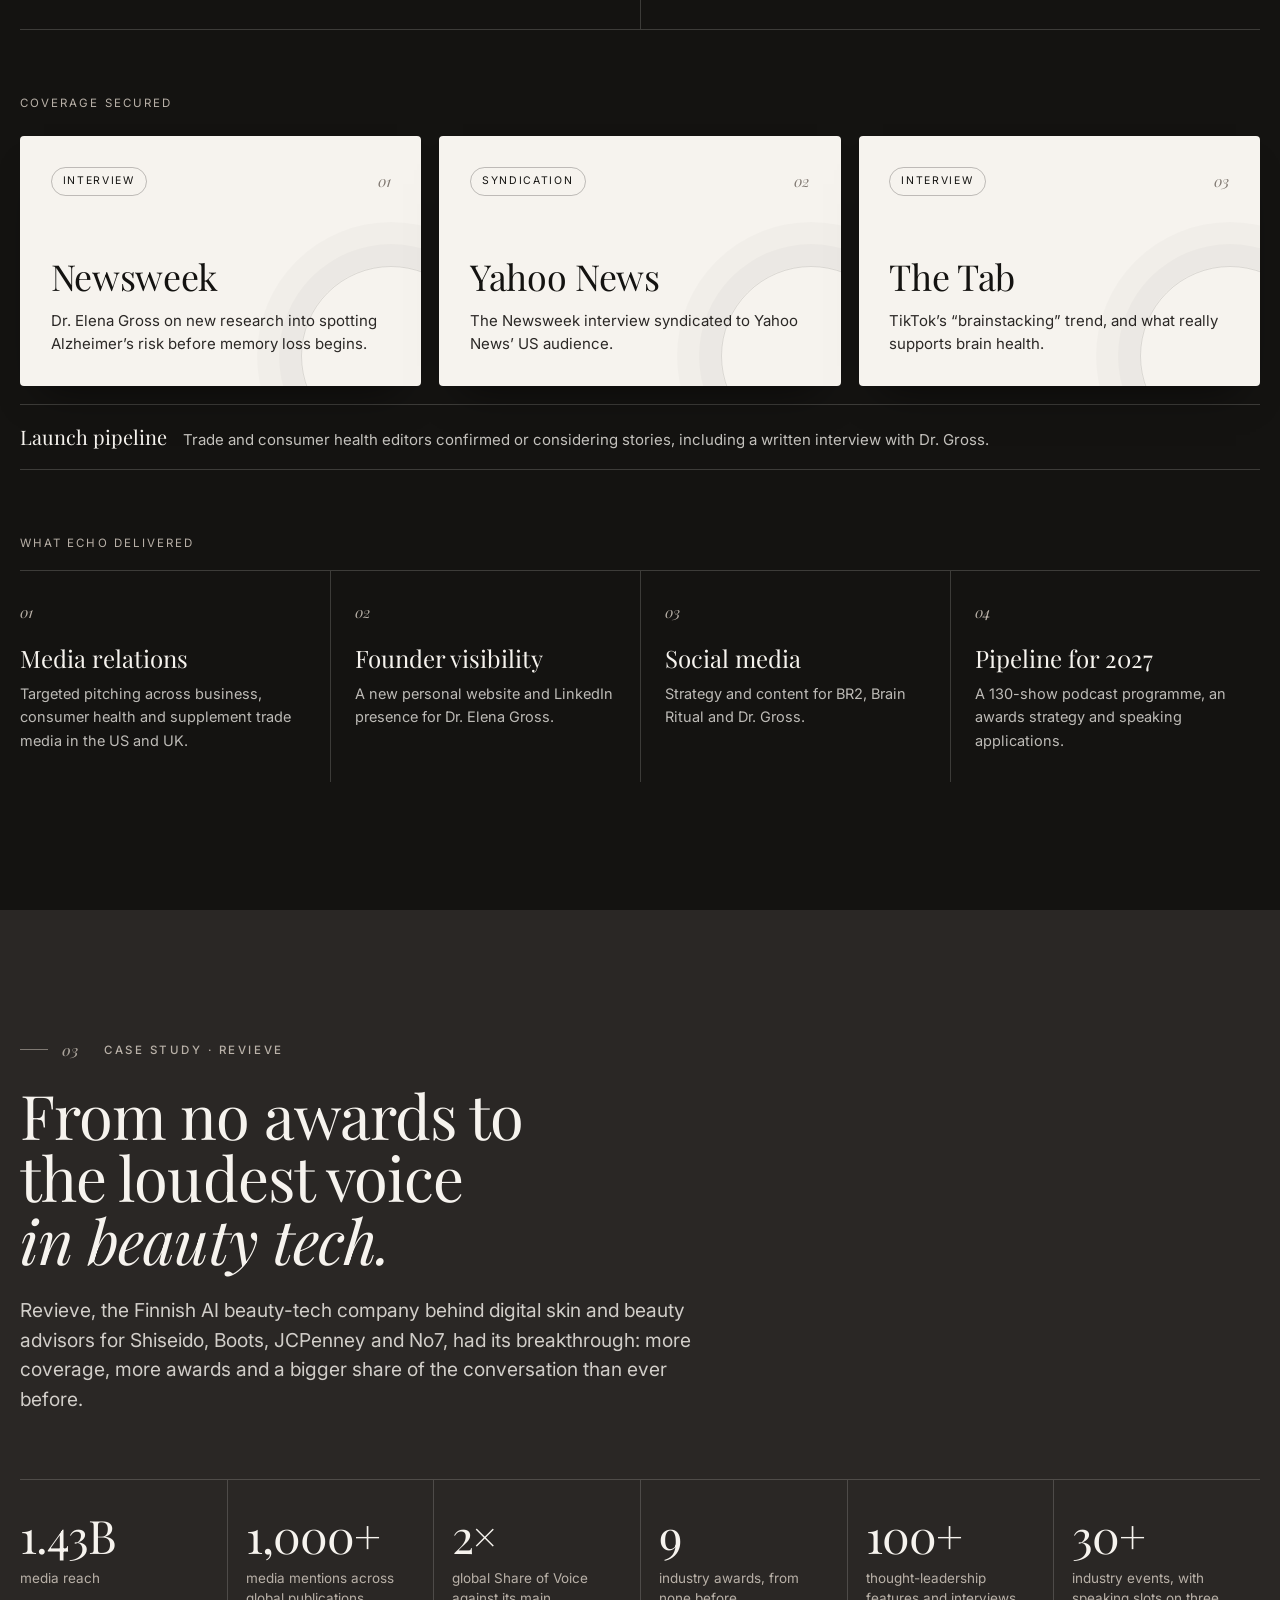
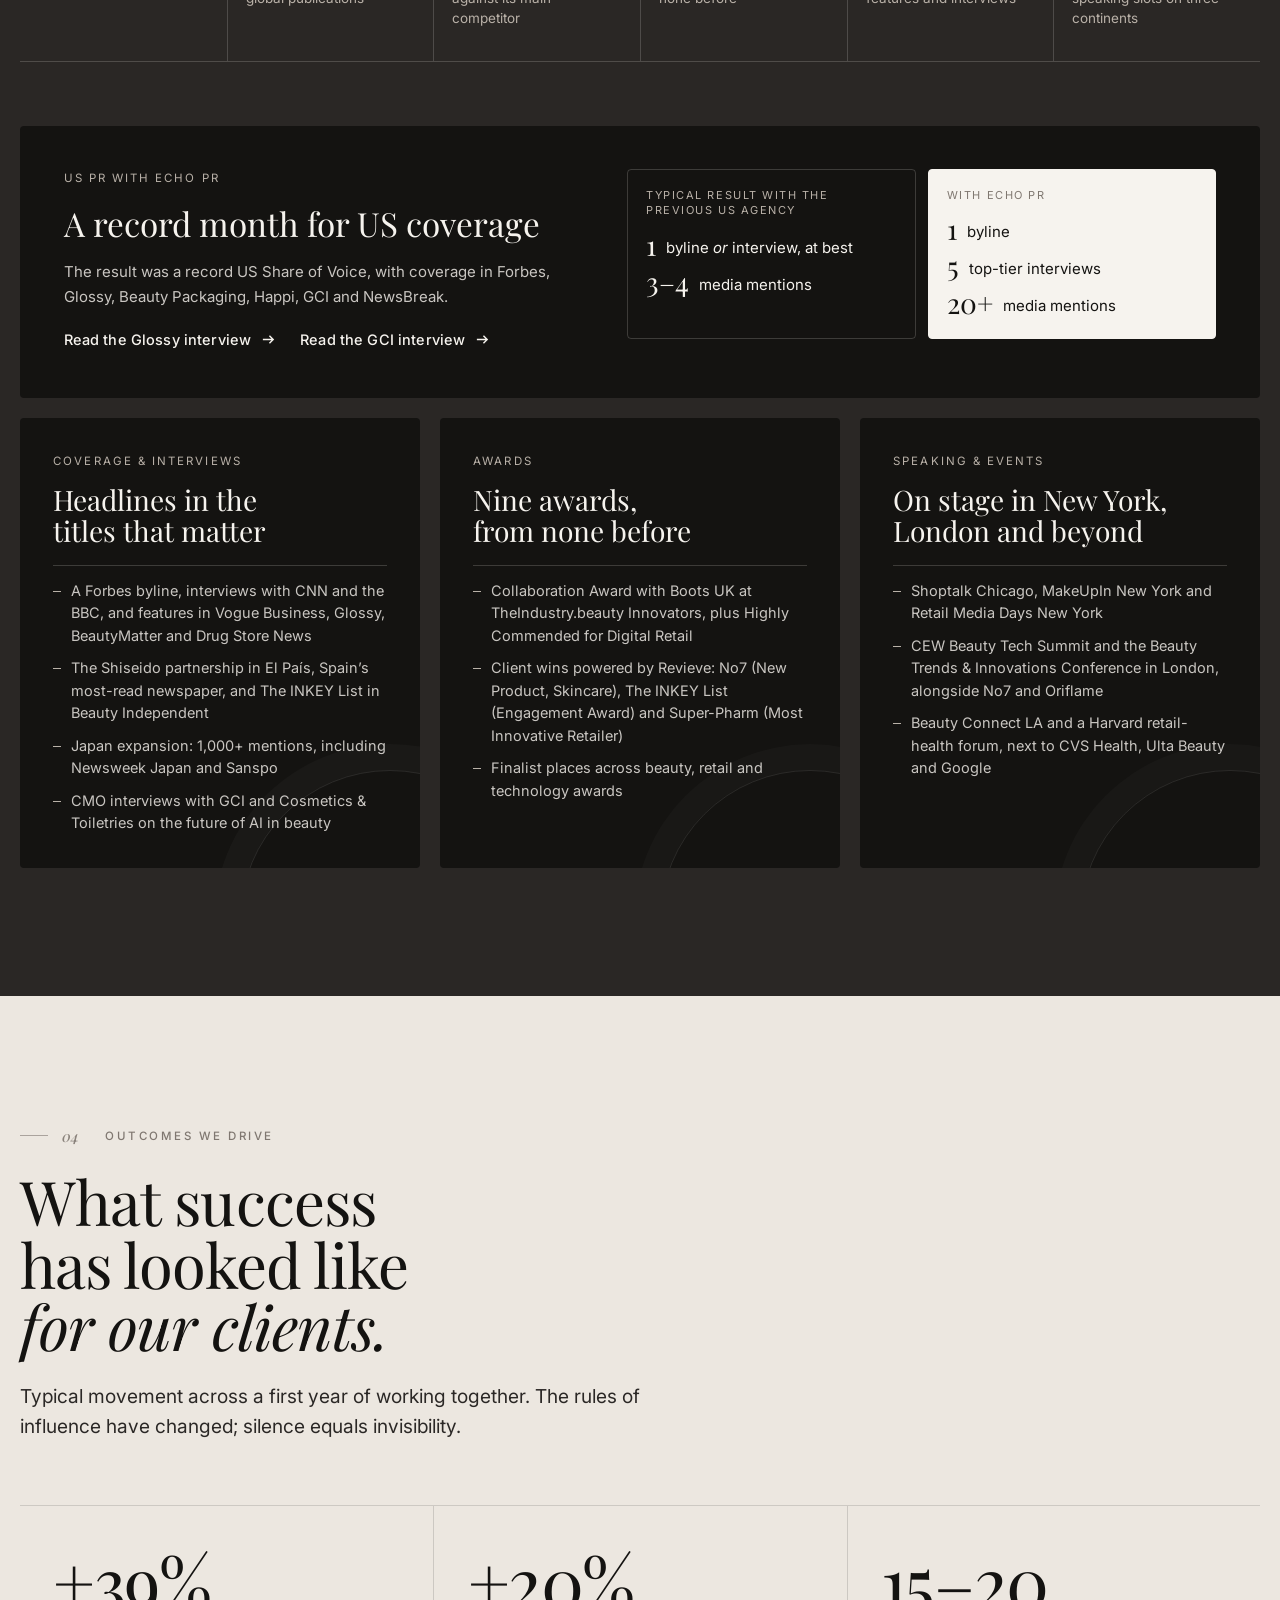
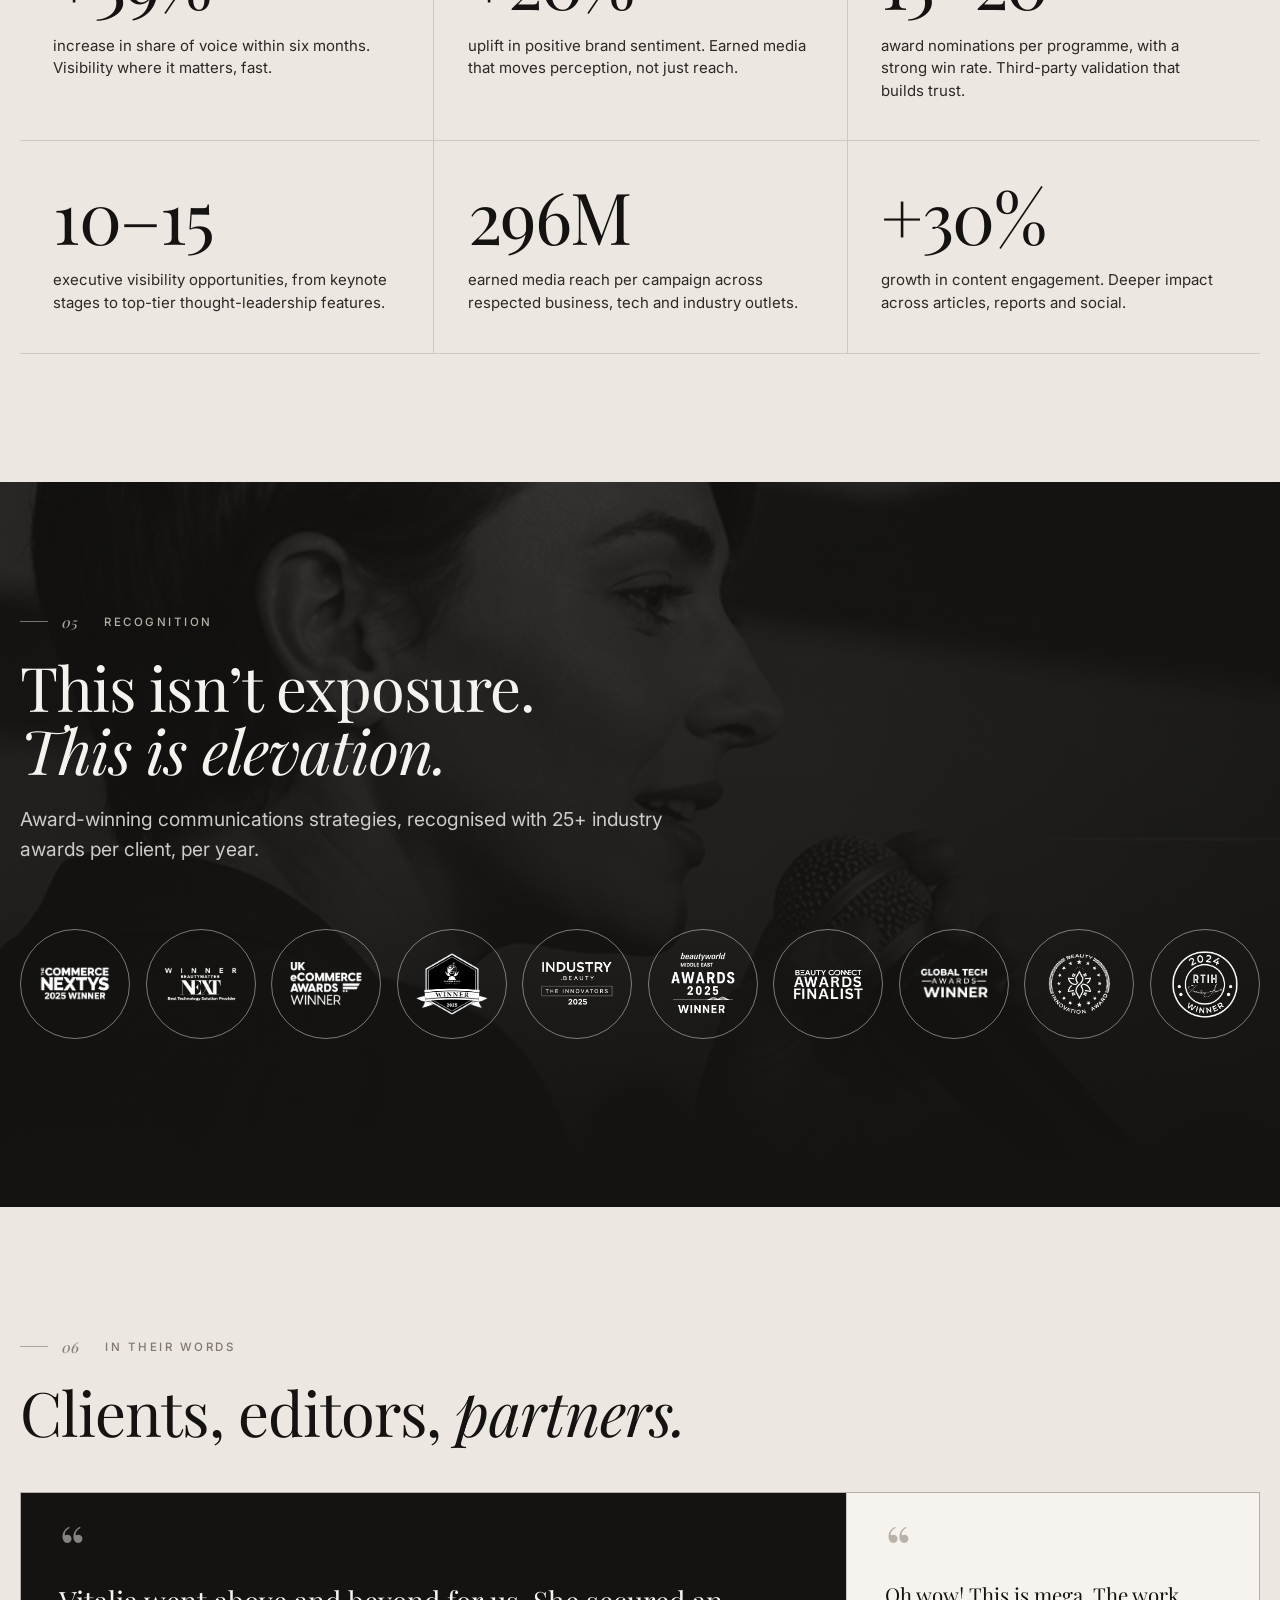
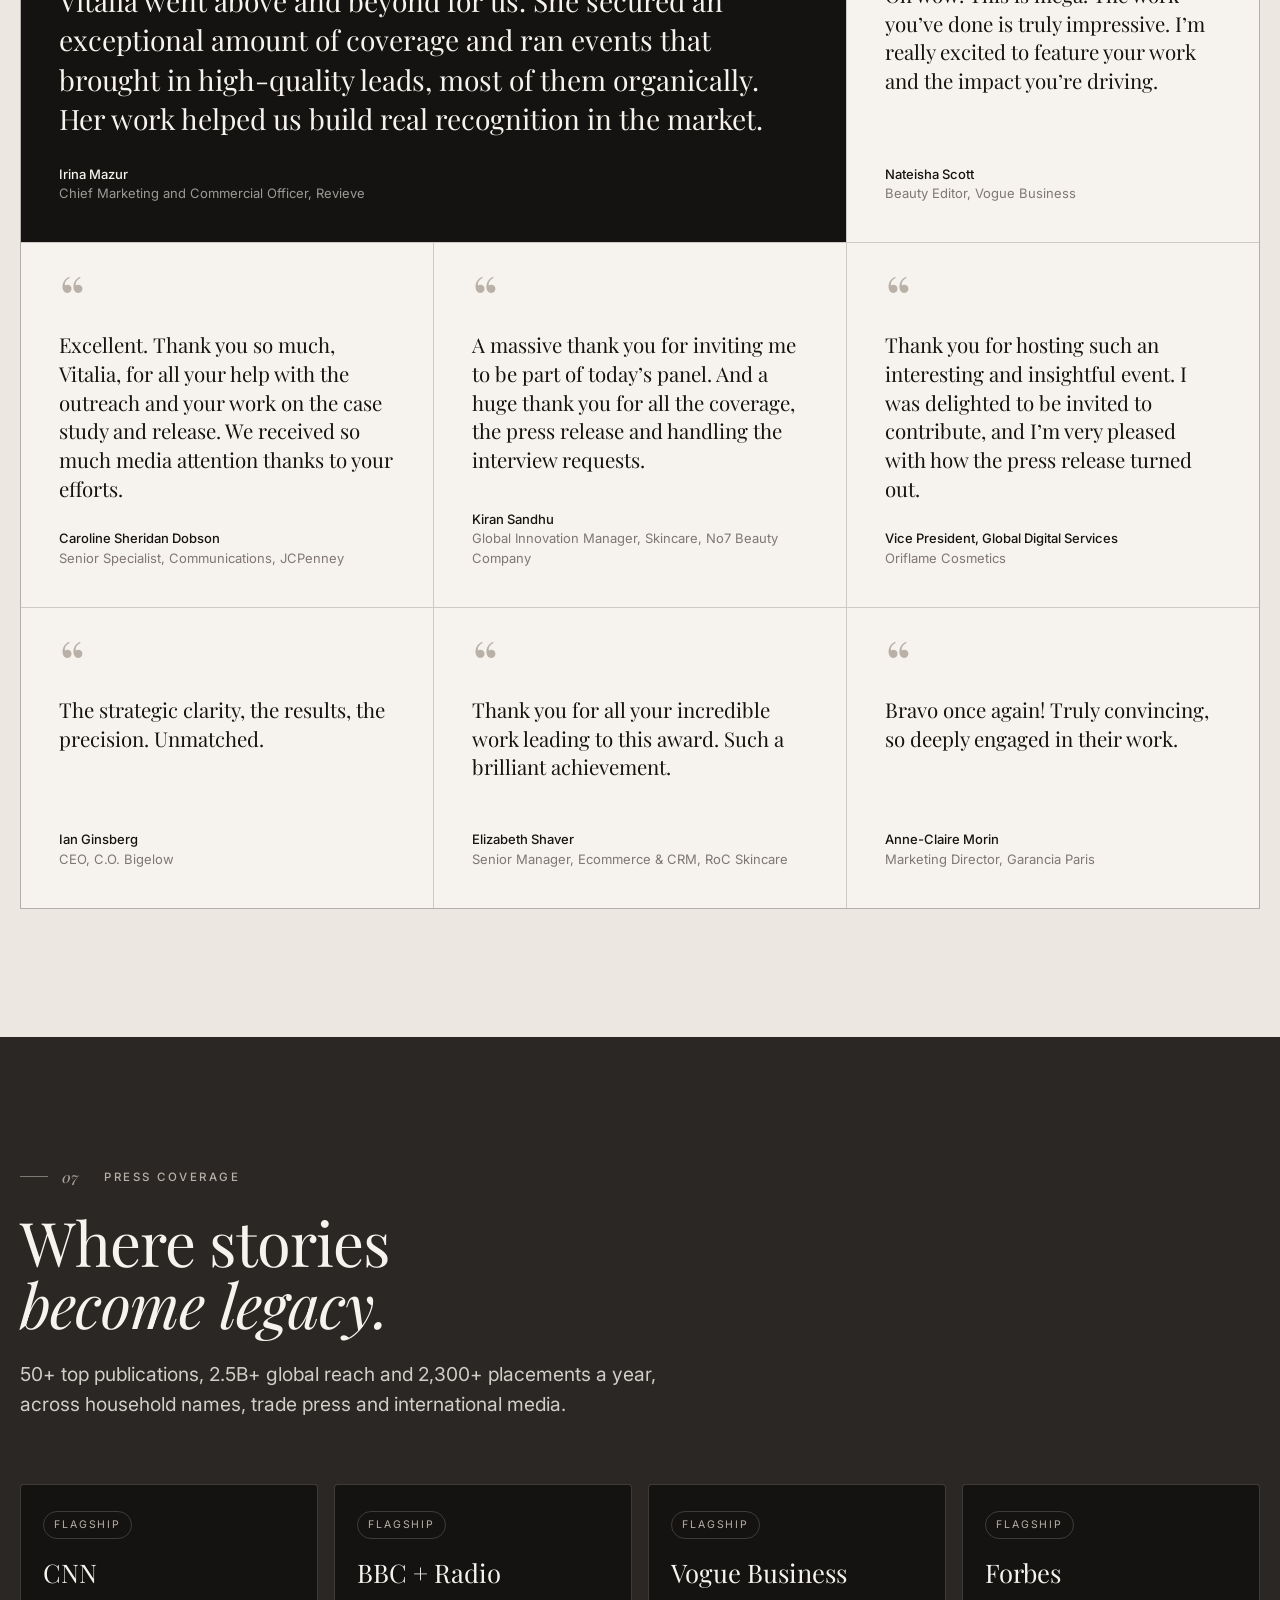
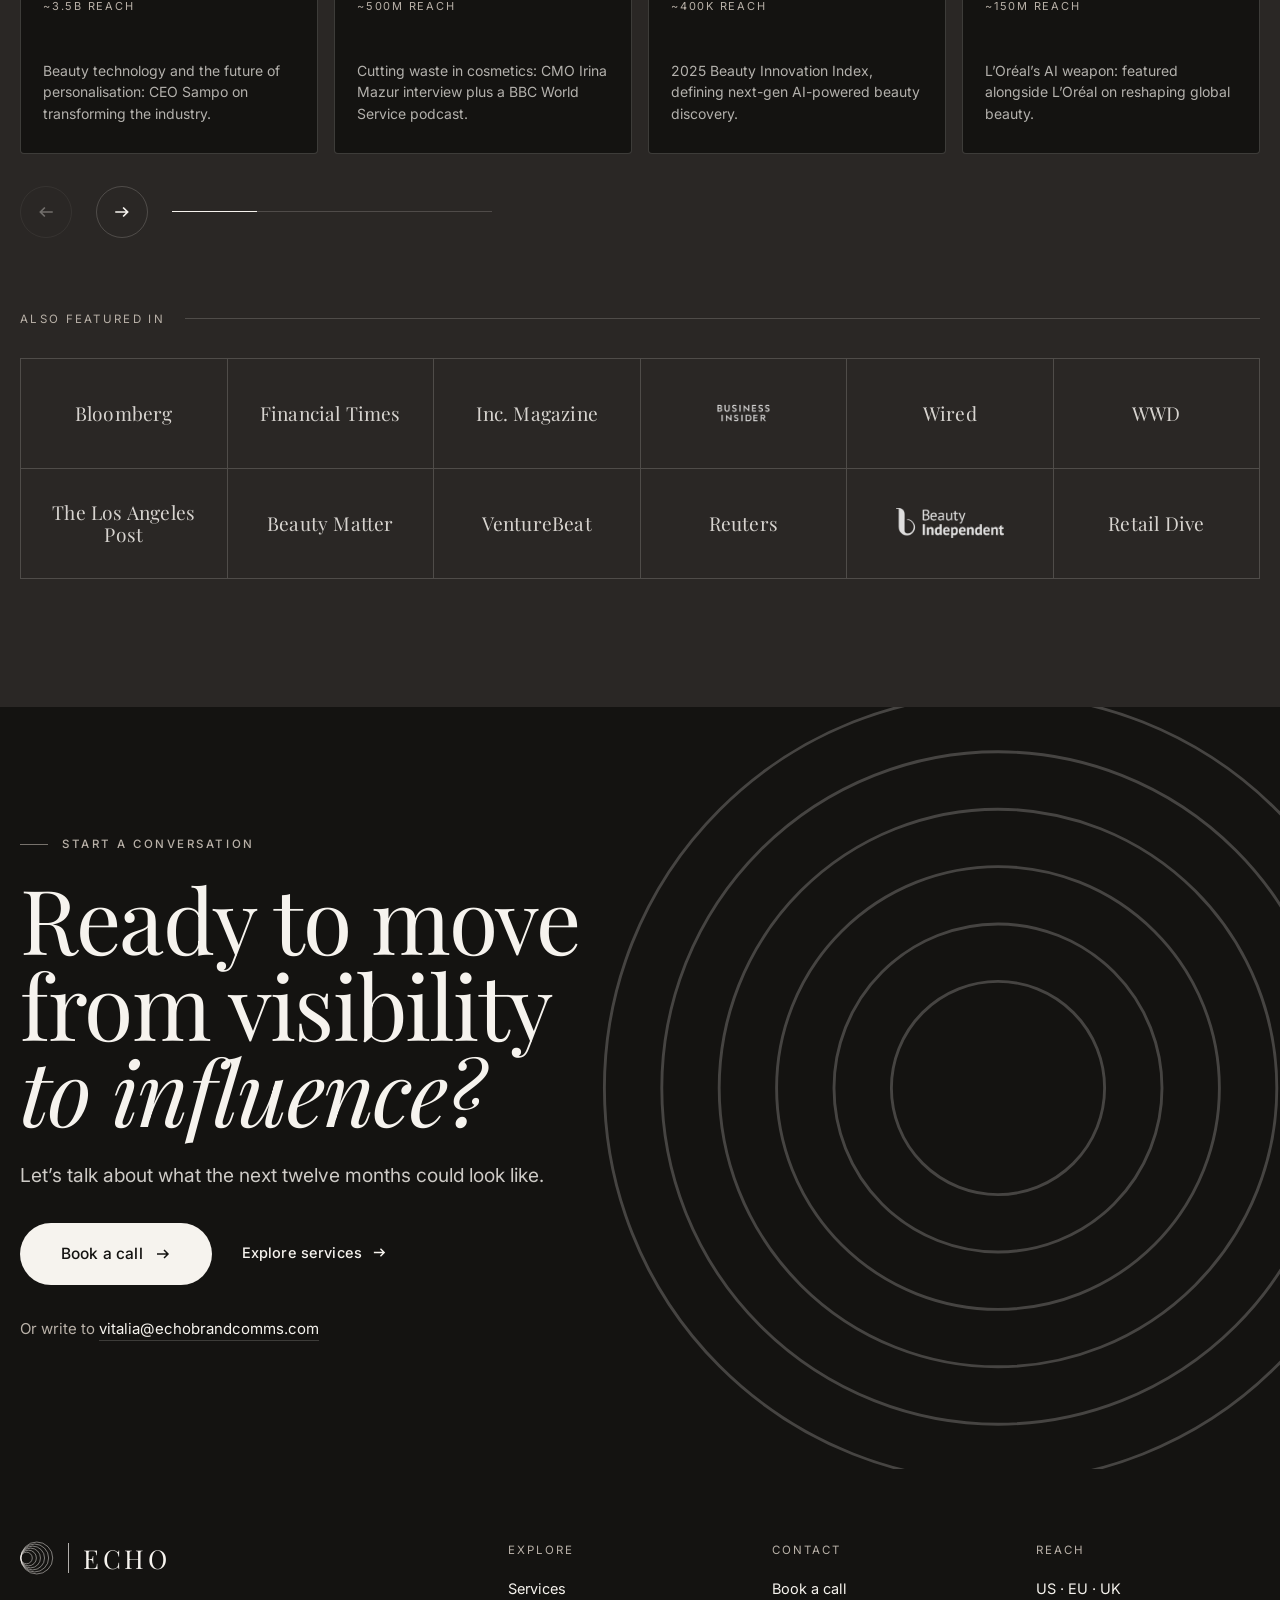
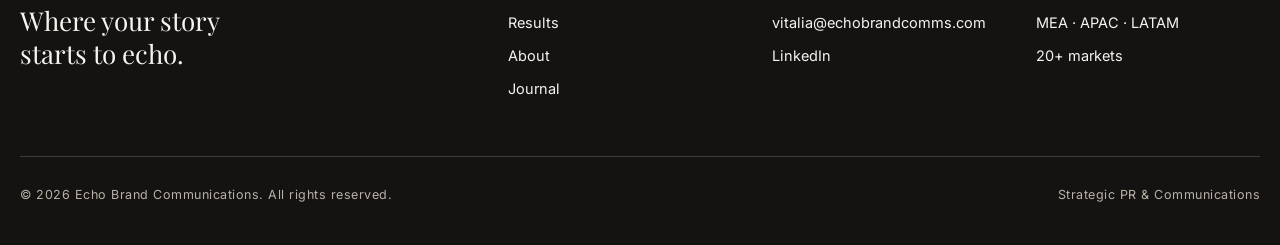
<file: results.html>
<!doctype html>
<html lang="en">
<head>
<meta charset="utf-8">
<meta name="viewport" content="width=device-width, initial-scale=1, viewport-fit=cover">
<title>Results — Echo</title>
<meta name="description" content="2.5B+ media reach per client, 2,300+ placements a year, 20+ awards in a single year and 20x revenue growth. The results behind Echo.">
<meta property="og:title" content="Results — Echo">
<meta property="og:description" content="2.5B+ media reach per client, 2,300+ placements a year, 20+ awards in a single year and 20x revenue growth. The results behind Echo.">
<meta property="og:type" content="website">
<meta property="og:image" content="https://echobrandcomms.com/assets/img/hero-still-life.jpg">
<meta name="theme-color" content="#F6F3EE">
<link rel="icon" href="assets/img/favicon.svg" type="image/svg+xml">
<link rel="preconnect" href="https://fonts.googleapis.com">
<link rel="preconnect" href="https://fonts.gstatic.com" crossorigin>
<link rel="stylesheet" href="https://fonts.googleapis.com/css2?family=Playfair+Display:ital,wght@0,400;0,500;1,400&family=Inter:wght@400;500;600&display=swap">
<link rel="stylesheet" href="assets/css/style.css?v=202611212330">
</head>
<body>
<header class="nav on-dark">
  <div class="nav-inner">
    <a class="brand" href="index.html" aria-label="Echo home"><svg class="brand-mark" viewBox="0 0 100 100" width="34" height="34" fill="none" stroke="currentColor" stroke-width="1.4" aria-hidden="true"><circle cx="49.2" cy="50" r="47"/><circle cx="43.2" cy="50" r="41"/><circle cx="37.2" cy="50" r="35"/><circle cx="31.2" cy="50" r="29"/><circle cx="25.2" cy="50" r="23"/><circle cx="19.2" cy="50" r="17"/></svg><span class="brand-bar"></span><span class="brand-word">ECHO</span></a>
    <nav class="nav-links" aria-label="Primary"><a href="services.html">Services</a><a href="results.html" aria-current="page">Results</a><a href="about.html">About</a><a href="blog/index.html">Journal</a></nav>
    <div class="nav-cta">
      <a class="btn btn-dark" href="contact.html#book">Book a call <svg viewBox="0 0 16 16" fill="none" stroke="currentColor" stroke-width="1.5" aria-hidden="true"><path d="M2 8h11M9 4l4 4-4 4"/></svg></a>
      <button class="burger" aria-expanded="false" aria-controls="menu" aria-label="Menu"><span></span></button>
    </div>
  </div>
</header>
<div class="menu" id="menu">
  <a href="index.html">Home</a><a href="services.html">Services</a><a href="results.html">Results</a><a href="about.html">About</a><a href="blog/index.html">Journal</a><a href="contact.html">Contact</a>
  <div class="menu-foot">
    <a href="contact.html#book">Book a call</a>
    <a href="mailto:vitalia@echobrandcomms.com">vitalia@echobrandcomms.com</a>
  </div>
</div>

<div class="scroll-progress" aria-hidden="true"><i></i></div>
<main>
<section class="page-hero dark-ink">
  <div class="wrap">
    <svg class="ghost" viewBox="0 0 100 100" fill="none" stroke="currentColor" stroke-width=".8" aria-hidden="true"><circle cx="49.2" cy="50" r="47"/><circle cx="43.2" cy="50" r="41"/><circle cx="37.2" cy="50" r="35"/><circle cx="31.2" cy="50" r="29"/><circle cx="25.2" cy="50" r="23"/><circle cx="19.2" cy="50" r="17"/></svg>
    <p class="eyebrow reveal">Results</p>
    <h1 class="lines"><span class="line"><span>Proof.</span></span><span class="line"><span>Power.</span></span><span class="line"><span><em class="it">Performance.</em></span></span></h1>
    <p class="lede reveal" data-delay="2" style="color:rgba(246,243,238,.82)">We don’t measure success in impressions. We measure it in influence: the kind that opens doors, builds trust and shifts entire categories. Here is what that has looked like, through previous roles and consulting engagements.</p>
    <div class="stats mt-4 reveal" data-delay="3">
      <div class="stat"><div class="num"><span data-count="2.5" data-decimals="1">0</span>B+</div><p>global media reach per client in 2025</p></div>
      <div class="stat"><div class="num"><span data-count="2300">0</span>+</div><p>media placements per year, per client</p></div>
      <div class="stat"><div class="num"><span data-count="20">0</span>+</div><p>industry awards won in a single year</p></div>
      <div class="stat"><div class="num"><span data-count="20">0</span>x</div><p>revenue scaled, with communications leading the charge</p></div>
    </div>
    <div class="hero-clients reveal" data-delay="3"><p class="hero-clients-k">Trusted by</p><div class="marquee"><div class="marquee-track"><span><img class="logo-img" src="assets/img/clients/unilever.png" alt="Unilever" loading="lazy"></span><span><img class="logo-img" src="assets/img/clients/as-watson.png" alt="AS Watson" loading="lazy"></span><span><img class="logo-img" src="assets/img/clients/boots.png" alt="Boots" loading="lazy"></span><span><img class="logo-img" src="assets/img/clients/kiko.png" alt="KIKO Milano" loading="lazy"></span><span><img class="logo-img" src="assets/img/clients/shiseido.png" alt="Shiseido" loading="lazy"></span><span><img class="logo-img" src="assets/img/clients/jcpenney.png" alt="JCPenney" loading="lazy"></span><span><img class="logo-img" src="assets/img/clients/revieve.png" alt="Revieve" loading="lazy"></span><span><img class="logo-img" src="assets/img/clients/ketoswiss.png" alt="KetoSwiss" loading="lazy"></span><span><img class="logo-img" src="assets/img/clients/br2.png" alt="BR2" loading="lazy"></span><span aria-hidden="true"><img class="logo-img" src="assets/img/clients/unilever.png" alt="" loading="lazy"></span><span aria-hidden="true"><img class="logo-img" src="assets/img/clients/as-watson.png" alt="" loading="lazy"></span><span aria-hidden="true"><img class="logo-img" src="assets/img/clients/boots.png" alt="" loading="lazy"></span><span aria-hidden="true"><img class="logo-img" src="assets/img/clients/kiko.png" alt="" loading="lazy"></span><span aria-hidden="true"><img class="logo-img" src="assets/img/clients/shiseido.png" alt="" loading="lazy"></span><span aria-hidden="true"><img class="logo-img" src="assets/img/clients/jcpenney.png" alt="" loading="lazy"></span><span aria-hidden="true"><img class="logo-img" src="assets/img/clients/revieve.png" alt="" loading="lazy"></span><span aria-hidden="true"><img class="logo-img" src="assets/img/clients/ketoswiss.png" alt="" loading="lazy"></span><span aria-hidden="true"><img class="logo-img" src="assets/img/clients/br2.png" alt="" loading="lazy"></span></div></div></div>
  </div>
</section>

<section class="section">
  <div class="wrap">
    <div class="strip-head reveal">Tier-one coverage secured in</div>
    <div class="marquee marquee--press reveal"><div class="marquee-track"><span><img class="logo-img" src="assets/img/press/vogue-business.png" alt="Vogue Business" loading="lazy"></span><span><img class="logo-img" src="assets/img/press/forbes.png" alt="Forbes" loading="lazy"></span><span><img class="logo-img" src="assets/img/press/bbc.png" alt="BBC" loading="lazy"></span><span><img class="logo-img" src="assets/img/press/cnn.png" alt="CNN" loading="lazy"></span><span><img class="logo-img" src="assets/img/press/bof.png" alt="The Business of Fashion" loading="lazy"></span><span><img class="logo-img" src="assets/img/press/business-insider.png" alt="Business Insider" loading="lazy"></span><span><img class="logo-img" src="assets/img/press/techcrunch.png" alt="TechCrunch" loading="lazy"></span><span><img class="logo-img" src="assets/img/press/yahoo-finance.png" alt="Yahoo Finance" loading="lazy"></span><span><img class="logo-img" src="assets/img/press/allure.png" alt="Allure" loading="lazy"></span><span><img class="logo-img" src="assets/img/press/grazia.png" alt="Grazia" loading="lazy"></span><span><img class="logo-img" src="assets/img/press/beauty-independent.png" alt="Beauty Independent" loading="lazy"></span><span><span class="wm">Scandinavian<br>MIND</span></span><span aria-hidden="true"><img class="logo-img" src="assets/img/press/vogue-business.png" alt="" loading="lazy"></span><span aria-hidden="true"><img class="logo-img" src="assets/img/press/forbes.png" alt="" loading="lazy"></span><span aria-hidden="true"><img class="logo-img" src="assets/img/press/bbc.png" alt="" loading="lazy"></span><span aria-hidden="true"><img class="logo-img" src="assets/img/press/cnn.png" alt="" loading="lazy"></span><span aria-hidden="true"><img class="logo-img" src="assets/img/press/bof.png" alt="" loading="lazy"></span><span aria-hidden="true"><img class="logo-img" src="assets/img/press/business-insider.png" alt="" loading="lazy"></span><span aria-hidden="true"><img class="logo-img" src="assets/img/press/techcrunch.png" alt="" loading="lazy"></span><span aria-hidden="true"><img class="logo-img" src="assets/img/press/yahoo-finance.png" alt="" loading="lazy"></span><span aria-hidden="true"><img class="logo-img" src="assets/img/press/allure.png" alt="" loading="lazy"></span><span aria-hidden="true"><img class="logo-img" src="assets/img/press/grazia.png" alt="" loading="lazy"></span><span aria-hidden="true"><img class="logo-img" src="assets/img/press/beauty-independent.png" alt="" loading="lazy"></span><span aria-hidden="true"><span class="wm">Scandinavian<br>MIND</span></span></div></div>
    <p class="muted mt-2 reveal" style="font-size:14px">Also The Telegraph, ELLE, Scandinavian MIND and other leading titles across beauty, retail, technology, hospitality, wellness and consumer sectors.</p>
  </div>
</section>

<section class="rail">
  <div class="rail-sticky">
    <div class="rail-track">
      <div class="rail-head">
        <p class="eyebrow"><span class="idx">01</span>Success stories</p>
        <h2 class="h2">Different brands. <em class="it" style="display:block">The same momentum.</em></h2>
        <p class="lede">From a first-week launch to category leadership, every story starts with strategy and ends in results you can measure.</p>
      </div>
      <article class="case case--alt">
        <span class="kicker">Neuroscience &amp; brain health · Switzerland &amp; US</span>
        <h3>KetoSwiss &amp; Dr. Elena Gross</h3>
        <span class="case-badge">All in the first 3 weeks of working together</span>
        <div class="big"><span data-count="30">0</span>M<small>media reach in the first three weeks</small></div>
        <ul><li>Interviews with Dr. Elena Gross in Newsweek, Yahoo News and The Tab</li><li>$839K advertising value equivalent</li><li>New website and founder positioning for Dr. Gross</li></ul>
      </article>
      <article class="case">
        <span class="kicker">Enterprise SaaS · Finland</span>
        <h3>Revieve</h3>
        <div class="big"><span data-count="50">0</span>%<small>of all leads generated through PR</small></div>
        <ul><li>Tier-1 coverage in Vogue, Grazia, Vogue Business, BBC, CNN and more</li><li>25+ industry awards won</li><li>Scaled revenue 20x</li></ul>
        <a class="link" href="#revieve">See the case study <svg viewBox="0 0 16 16" fill="none" stroke="currentColor" stroke-width="1.5" aria-hidden="true"><path d="M2 8h11M9 4l4 4-4 4"/></svg></a>
      </article>
      <article class="case case--alt">
        <span class="kicker">Product launch · US · Thanksgiving week</span>
        <h3>BR2 launch</h3>
        <span class="case-badge">Above industry benchmarks</span>
        <div class="big"><span data-count="1.5" data-decimals="1">0</span>×<small>the industry-average response rate</small></div>
        <ul><li><strong>7 media opportunities</strong> before launch day</li><li>84 journalists pitched in five days</li><li>Full social media strategy and execution</li></ul>
      </article>
      <article class="case">
        <span class="kicker">Skincare · UK &amp; US</span>
        <h3>Byoma</h3>
        <div class="big"><span data-count="5">0</span>M+<small>media reach</small></div>
        <ul><li>Coverage in The Business of Fashion and Vogue Business</li><li>Multiple industry awards</li></ul>
      </article>
      <article class="case case--alt">
        <span class="kicker">Retail · Japan</span>
        <h3>Matsukiyo</h3>
        <div class="big"><span data-count="1000">0</span>+<small>Japanese media mentions</small></div>
        <ul><li>1M+ media reach</li><li>Top-tier outlet coverage and reinforced brand trust</li></ul>
      </article>
      <article class="case">
        <span class="kicker">Advisory · Global</span>
        <h3>Beauty &amp; retail leaders</h3>
        <div class="big"><span data-count="20">0</span>+<small>international markets</small></div>
        <ul><li>Shiseido, Boots, AS Watson, KIKO Milano, JCPenney, Unilever</li><li>30+ international speaking engagements secured</li><li>60% of inbound opportunities generated through PR</li></ul>
      </article>
      <div class="rail-end"></div>
    </div>
    <div class="rail-progress"><i></i></div>
  </div>
</section>

<section class="section dark-ink latest" id="latest">
  <div class="wrap">
    <div class="head-row">
      <div>
        <p class="eyebrow reveal"><span class="idx">02</span>Latest campaign · KetoSwiss &amp; Dr. Elena Gross</p>
        <h2 class="h2 reveal" data-delay="1">Three weeks in. <em class="it">Already in Newsweek.</em></h2>
      </div>
      <p class="lede reveal" data-delay="2">Swiss neuroscience company KetoSwiss and its founder, award-winning neuroscientist Dr. Elena Gross, brought Echo in to build US visibility for her science and the company’s brands, Brain Ritual and BR2.</p>
    </div>
    <div class="client-row reveal">
      <div class="client-item">
        <div class="client-logo"><img src="assets/img/clients/ketoswiss.png" alt="KetoSwiss" loading="lazy" style="height:34px"></div>
        <p class="client-k">The company</p>
        <p>A Swiss biotech company working at the intersection of metabolism and neuroscience. Founded by Dr. Elena Gross, it develops science-based nutrition for brain health.</p>
      </div>
      <div class="client-item">
        <div class="client-logo"><img src="assets/img/clients/brain-ritual.png" alt="Brain Ritual" loading="lazy" style="height:38px"></div>
        <p class="client-k">The first brand</p>
        <p>A migraine medical food developed in Switzerland and protected by a US patent, built on Dr. Gross’s research into how the migraine brain uses energy.</p>
      </div>
      <div class="client-item">
        <div class="client-logo"><img src="assets/img/clients/br2.png" alt="BR2" loading="lazy" style="height:34px"></div>
        <p class="client-k">The new launch</p>
        <p>BR2 Brain Energy Complex: a caffeine-free daily drink that pairs D-BHB ketones, a fuel the brain can use alongside glucose, with more than 30 nutrients involved in energy metabolism.</p>
      </div>
    </div>

    <p class="weeks-badge reveal"><span>Weeks 1–3</span>Every result below came within the first three weeks of working together.</p>
    <div class="latest-stats latest-stats--2 reveal">
      <div><div class="num"><span data-count="30">0</span>M</div><p>media reach</p></div>
      <div><div class="num">$<span data-count="839">0</span>K</div><p>advertising value equivalent</p></div>
    </div>
    <div class="ks-block reveal">
      <p class="latest-h">Coverage secured</p>
      <div class="clips">
        <article class="clip"><div class="clip-top"><span class="clip-tag">Interview</span><span class="clip-n">01</span></div><h4>Newsweek</h4><p>Dr. Elena Gross on new research into spotting Alzheimer’s risk before memory loss begins.</p></article>
        <article class="clip"><div class="clip-top"><span class="clip-tag">Syndication</span><span class="clip-n">02</span></div><h4>Yahoo News</h4><p>The Newsweek interview syndicated to Yahoo News’ US audience.</p></article>
        <article class="clip"><div class="clip-top"><span class="clip-tag">Interview</span><span class="clip-n">03</span></div><h4>The Tab</h4><p>TikTok’s “brainstacking” trend, and what really supports brain health.</p></article>
      </div>
      <p class="clip-note"><span>Launch pipeline</span>Trade and consumer health editors confirmed or considering stories, including a written interview with Dr. Gross.</p>
    </div>
    <div class="ks-block reveal">
      <p class="latest-h">What Echo delivered</p>
      <div class="deliv">
        <div><span class="deliv-n">01</span><h4>Media relations</h4><p>Targeted pitching across business, consumer health and supplement trade media in the US and UK.</p></div>
        <div><span class="deliv-n">02</span><h4>Founder visibility</h4><p>A new personal website and LinkedIn presence for Dr. Elena Gross.</p></div>
        <div><span class="deliv-n">03</span><h4>Social media</h4><p>Strategy and content for BR2, Brain Ritual and Dr. Gross.</p></div>
        <div><span class="deliv-n">04</span><h4>Pipeline for 2027</h4><p>A 130-show podcast programme, an awards strategy and speaking applications.</p></div>
      </div>
    </div>
  </div>
</section>

<section class="section dark rv-case" id="revieve">
  <div class="wrap">
    <div class="head-row">
      <div>
        <p class="eyebrow reveal"><span class="idx">03</span>Case study · Revieve</p>
        <h2 class="h2 reveal" data-delay="1">From no awards to the loudest voice <em class="it">in beauty tech.</em></h2>
      </div>
      <p class="lede reveal" data-delay="2">Revieve, the Finnish AI beauty-tech company behind digital skin and beauty advisors for Shiseido, Boots, JCPenney and No7, had its breakthrough: more coverage, more awards and a bigger share of the conversation than ever before.</p>
    </div>

    <div class="rv-kpis reveal">
      <div><div class="num"><span data-count="1.43" data-decimals="2">0</span>B</div><p>media reach</p></div>
      <div><div class="num"><span data-count="1000">0</span>+</div><p>media mentions across global publications</p></div>
      <div><div class="num"><span data-count="2">0</span>×</div><p>global Share of Voice against its main competitor</p></div>
      <div><div class="num"><span data-count="9">0</span></div><p>industry awards, from none before</p></div>
      <div><div class="num"><span data-count="100">0</span>+</div><p>thought-leadership features and interviews</p></div>
      <div><div class="num"><span data-count="30">0</span>+</div><p>industry events, with speaking slots on three continents</p></div>
    </div>

    <div class="rv-grid rv-grid--one">
      <div class="rv-panel rv-inhouse reveal" data-delay="1">
        <p class="rv-k">US PR with Echo PR</p>
        <h3>A record month for US coverage</h3>
        <div class="vs">
          <div class="vs-col"><p class="vs-h">Typical result with the previous US agency</p><ul><li><b>1</b> byline <em>or</em> interview, at best</li><li><b>3–4</b> media mentions</li></ul></div>
          <div class="vs-col vs-win"><p class="vs-h">With Echo PR</p><ul><li><b><span data-count="1">0</span></b> byline</li><li><b><span data-count="5">0</span></b> top-tier interviews</li><li><b><span data-count="20">0</span>+</b> media mentions</li></ul></div>
        </div>
        <p class="rv-body">The result was a record US Share of Voice, with coverage in Forbes, Glossy, Beauty Packaging, Happi, GCI and NewsBreak.</p>
        <div class="rv-links"><a class="link" href="https://www.glossy.co/fashion/what-happens-to-personal-style-in-the-age-of-ai-powered-shopping/" target="_blank" rel="noopener">Read the Glossy interview <svg viewBox="0 0 16 16" fill="none" stroke="currentColor" stroke-width="1.5" aria-hidden="true"><path d="M2 8h11M9 4l4 4-4 4"/></svg></a><a class="link" href="https://www.gcimagazine.com/brands-products/devices-tech/news/22957609/how-brands-can-navigate-beauty-ai-with-a-human-touch" target="_blank" rel="noopener">Read the GCI interview <svg viewBox="0 0 16 16" fill="none" stroke="currentColor" stroke-width="1.5" aria-hidden="true"><path d="M2 8h11M9 4l4 4-4 4"/></svg></a></div>
      </div>
    </div>
    <div class="br2-cols rv-cols">
      <div class="reveal"><p class="br2-k">Coverage &amp; interviews</p><h3>Headlines in the titles that matter</h3><ul><li>A Forbes byline, interviews with CNN and the BBC, and features in Vogue Business, Glossy, BeautyMatter and Drug Store News</li><li>The Shiseido partnership in El País, Spain’s most-read newspaper, and The INKEY List in Beauty Independent</li><li>Japan expansion: 1,000+ mentions, including Newsweek Japan and Sanspo</li><li>CMO interviews with GCI and Cosmetics &amp; Toiletries on the future of AI in beauty</li></ul></div>
      <div class="reveal" data-delay="1"><p class="br2-k">Awards</p><h3>Nine awards, from none before</h3><ul><li>Collaboration Award with Boots UK at TheIndustry.beauty Innovators, plus Highly Commended for Digital Retail</li><li>Client wins powered by Revieve: No7 (New Product, Skincare), The INKEY List (Engagement Award) and Super-Pharm (Most Innovative Retailer)</li><li>Finalist places across beauty, retail and technology awards</li></ul></div>
      <div class="reveal" data-delay="2"><p class="br2-k">Speaking &amp; events</p><h3>On stage in New York, London and beyond</h3><ul><li>Shoptalk Chicago, MakeUpIn New York and Retail Media Days New York</li><li>CEW Beauty Tech Summit and the Beauty Trends &amp; Innovations Conference in London, alongside No7 and Oriflame</li><li>Beauty Connect LA and a Harvard retail-health forum, next to CVS Health, Ulta Beauty and Google</li></ul></div>
    </div>
  </div>
</section>

<section class="section tone">
  <div class="wrap">
    <div class="head-row">
      <div>
        <p class="eyebrow reveal"><span class="idx">04</span>Outcomes we drive</p>
        <h2 class="h2 reveal" data-delay="1">What success has looked like <em class="it">for our clients.</em></h2>
      </div>
      <p class="lede reveal" data-delay="2">Typical movement across a first year of working together. The rules of influence have changed; silence equals invisibility.</p>
    </div>
    <div class="stats stats--3"><div class="stat reveal"><div class="num">+<span data-count="40">0</span>%</div><p>increase in share of voice within six months. Visibility where it matters, fast.</p></div><div class="stat reveal"><div class="num">+<span data-count="20">0</span>%</div><p>uplift in positive brand sentiment. Earned media that moves perception, not just reach.</p></div><div class="stat reveal"><div class="num"><span data-count="15">0</span>–20</div><p>award nominations per programme, with a strong win rate. Third-party validation that builds trust.</p></div><div class="stat reveal"><div class="num"><span data-count="10">0</span>–15</div><p>executive visibility opportunities, from keynote stages to top-tier thought-leadership features.</p></div><div class="stat reveal"><div class="num"><span data-count="300">0</span>M</div><p>earned media reach per campaign across respected business, tech and industry outlets.</p></div><div class="stat reveal"><div class="num">+<span data-count="30">0</span>%</div><p>growth in content engagement. Deeper impact across articles, reports and social.</p></div></div>
  </div>
</section>

<section class="section dark-ink awards-band">
  <div class="bg"><img src="assets/img/awards-bg.jpg" alt="" loading="lazy" data-parallax="8"></div>
  <div class="wrap">
    <div class="head-row">
      <div>
        <p class="eyebrow reveal"><span class="idx">05</span>Recognition</p>
        <h2 class="h2 reveal" data-delay="1">This isn’t exposure. <em class="it">This is elevation.</em></h2>
      </div>
      <p class="lede reveal" data-delay="2" style="color:rgba(246,243,238,.82)">Award-winning communications strategies, recognised with 25+ industry awards per client, per year.</p>
    </div>
    <div class="badges badges--left reveal"><div class="badge" data-name="The Commerce NEXTYS 2025 Winner"><img src="assets/img/awards/commerce-nextys.png" alt="The Commerce NEXTYS 2025 Winner" loading="lazy"></div><div class="badge" data-name="BeautyMatter NEXT Awards Winner, Best Technology Solution Provider"><img src="assets/img/awards/beautymatter-next.png" alt="BeautyMatter NEXT Awards Winner, Best Technology Solution Provider" loading="lazy"></div><div class="badge" data-name="UK eCommerce Awards Winner"><img src="assets/img/awards/uk-ecommerce.png" alt="UK eCommerce Awards Winner" loading="lazy"></div><div class="badge" data-name="2025 Winner"><img src="assets/img/awards/winner-2025.png" alt="2025 Winner" loading="lazy"></div><div class="badge" data-name="Industry.beauty The Innovators 2025"><img src="assets/img/awards/industry-beauty.png" alt="Industry.beauty The Innovators 2025" loading="lazy"></div><div class="badge" data-name="Beautyworld Middle East Awards 2025 Winner"><img src="assets/img/awards/beautyworld-me.png" alt="Beautyworld Middle East Awards 2025 Winner" loading="lazy"></div><div class="badge" data-name="Beauty Connect Awards Finalist"><img src="assets/img/awards/beauty-connect.png" alt="Beauty Connect Awards Finalist" loading="lazy"></div><div class="badge" data-name="Global Tech Awards Winner"><img src="assets/img/awards/global-tech.png" alt="Global Tech Awards Winner" loading="lazy"></div><div class="badge" data-name="Beauty Innovation Award"><img src="assets/img/awards/beauty-innovation.png" alt="Beauty Innovation Award" loading="lazy"></div><div class="badge" data-name="RTIH Innovation Awards 2024 Winner"><img src="assets/img/awards/rtih-2024.png" alt="RTIH Innovation Awards 2024 Winner" loading="lazy"></div></div>
  </div>
</section>

<section class="section tone">
  <div class="wrap">
    <p class="eyebrow reveal"><span class="idx">06</span>In their words</p>
    <h2 class="h2 mb-3 reveal" data-delay="1">Clients, editors, <em class="it">partners.</em></h2>
    <div class="quotes reveal">
      <figure class="quote quote--feature">
  <div class="mark">“</div>
  <blockquote>Vitalia went above and beyond for us. She secured an exceptional amount of coverage and ran events that brought in high-quality leads, most of them organically. Her work helped us build real recognition in the market.</blockquote>
  <figcaption><strong>Irina Mazur</strong>Chief Marketing and Commercial Officer, Revieve</figcaption>
</figure>
      <figure class="quote">
  <div class="mark">“</div>
  <blockquote>Oh wow! This is mega. The work you’ve done is truly impressive. I’m really excited to feature your work and the impact you’re driving.</blockquote>
  <figcaption><strong>Nateisha Scott</strong>Beauty Editor, Vogue Business</figcaption>
</figure>
      <figure class="quote">
  <div class="mark">“</div>
  <blockquote>Excellent. Thank you so much, Vitalia, for all your help with the outreach and your work on the case study and release. We received so much media attention thanks to your efforts.</blockquote>
  <figcaption><strong>Caroline Sheridan Dobson</strong>Senior Specialist, Communications, JCPenney</figcaption>
</figure>
      <figure class="quote">
  <div class="mark">“</div>
  <blockquote>A massive thank you for inviting me to be part of today’s panel. And a huge thank you for all the coverage, the press release and handling the interview requests.</blockquote>
  <figcaption><strong>Kiran Sandhu</strong>Global Innovation Manager, Skincare, No7 Beauty Company</figcaption>
</figure>
      <figure class="quote">
  <div class="mark">“</div>
  <blockquote>Thank you for hosting such an interesting and insightful event. I was delighted to be invited to contribute, and I’m very pleased with how the press release turned out.</blockquote>
  <figcaption><strong>Vice President, Global Digital Services</strong>Oriflame Cosmetics</figcaption>
</figure>
      <figure class="quote">
  <div class="mark">“</div>
  <blockquote>The strategic clarity, the results, the precision. Unmatched.</blockquote>
  <figcaption><strong>Ian Ginsberg</strong>CEO, C.O. Bigelow</figcaption>
</figure>
      <figure class="quote">
  <div class="mark">“</div>
  <blockquote>Thank you for all your incredible work leading to this award. Such a brilliant achievement.</blockquote>
  <figcaption><strong>Elizabeth Shaver</strong>Senior Manager, Ecommerce &amp; CRM, RoC Skincare</figcaption>
</figure>
      <figure class="quote">
  <div class="mark">“</div>
  <blockquote>Bravo once again! Truly convincing, so deeply engaged in their work.</blockquote>
  <figcaption><strong>Anne-Claire Morin</strong>Marketing Director, Garancia Paris</figcaption>
</figure>
    </div>
  </div>
</section>

<section class="section dark coverage" id="coverage">
  <div class="wrap">
    <div class="head-row">
      <div>
        <p class="eyebrow reveal"><span class="idx">07</span>Press coverage</p>
        <h2 class="h2 reveal" data-delay="1">Where stories <em class="it">become legacy.</em></h2>
      </div>
      <p class="lede reveal" data-delay="2">50+ top publications, 2.5B+ global reach and 2,300+ placements a year, across household names, trade press and international media.</p>
    </div>
    <div class="cov-carousel reveal" aria-roledescription="carousel" aria-label="Flagship press coverage">
      <div class="cov-track" tabindex="0"><article class="cov-card cov-card--flag"><span class="kicker">Flagship</span><h3>CNN</h3><span class="reach">~3.5B reach</span><p>Beauty technology and the future of personalisation: CEO Sampo on transforming the industry.</p></article><article class="cov-card cov-card--flag"><span class="kicker">Flagship</span><h3>BBC + Radio</h3><span class="reach">~500M reach</span><p>Cutting waste in cosmetics: CMO Irina Mazur interview plus a BBC World Service podcast.</p></article><article class="cov-card cov-card--flag"><span class="kicker">Flagship</span><h3>Vogue Business</h3><span class="reach">~400K reach</span><p>2025 Beauty Innovation Index, defining next-gen AI-powered beauty discovery.</p></article><article class="cov-card cov-card--flag"><span class="kicker">Flagship</span><h3>Forbes</h3><span class="reach">~150M reach</span><p>L’Oréal’s AI weapon: featured alongside L’Oréal on reshaping global beauty.</p></article><article class="cov-card cov-card--flag"><span class="kicker">Flagship</span><h3>Grazia Mexico</h3><span class="reach">~17M reach</span><p>AI skincare as the new era of intelligent beauty, in a major consumer lifestyle feature.</p></article><article class="cov-card cov-card--flag"><span class="kicker">Flagship</span><h3>Forbes France</h3><span class="reach">~334K reach</span><p>L’Oréal × AI on Google Cloud: technology partner featured in French flagship business press.</p></article><article class="cov-card cov-card--flag"><span class="kicker">Flagship</span><h3>City A.M.</h3><span class="reach">~2.2M reach</span><p>How AI is redefining luxury fashion, as a key voice on AI’s transformation of premium retail.</p></article><article class="cov-card cov-card--flag"><span class="kicker">Flagship</span><h3>ELLE Czech Republic</h3><span class="reach">Landmark milestone</span><p>First-ever ELLE placement: AI beauty tools reshaping skincare routines for consumers.</p></article><article class="cov-card cov-card--flag"><span class="kicker">Flagship</span><h3>Yahoo News España</h3><span class="reach">~900M reach</span><p>Beauty brands selling on ChatGPT: AI Skin Advisor launch across Spanish-speaking markets.</p></article><article class="cov-card cov-card--flag"><span class="kicker">Flagship</span><h3>TrendHunter</h3><span class="reach">~400K reach</span><p>Two major features: brand-led GenAI experiences and AI beauty-wellness tools.</p></article><article class="cov-card cov-card--flag"><span class="kicker">Flagship</span><h3>Adweek</h3><span class="reach">~1M reach</span><p>JCPenney’s beauty counter powered by AI: partnership featured in the leading marketing industry publication.</p></article><article class="cov-card cov-card--flag"><span class="kicker">Flagship</span><h3>The Drum</h3><p>Data-powered personalisation creating symbiotic brand-consumer relationships.</p></article><article class="cov-card cov-card--flag"><span class="kicker">Flagship</span><h3>Euronews</h3><p>How AI and metaverse technology are transforming the beauty industry, in major pan-European broadcast coverage.</p></article><article class="cov-card cov-card--flag"><span class="kicker">Flagship</span><h3>El País</h3><p>Belleza a medida: personalisation in beauty, featured with client report insights in Spain’s most-read newspaper.</p></article><article class="cov-card cov-card--flag"><span class="kicker">Flagship</span><h3>Allure</h3><span class="reach">~9.2M reach</span><p>AI-powered hair analysis and personalised routines in Allure’s coverage of tech-driven beauty.</p></article></div>
      <div class="carousel-nav">
        <button class="carousel-btn" data-cov-prev aria-label="Previous"><svg viewBox="0 0 16 16" fill="none" stroke="currentColor" stroke-width="1.5"><path d="M14 8H3M7 4L3 8l4 4"/></svg></button>
        <button class="carousel-btn" data-cov-next aria-label="Next"><svg viewBox="0 0 16 16" fill="none" stroke="currentColor" stroke-width="1.5"><path d="M2 8h11M9 4l4 4-4 4"/></svg></button>
        <div class="carousel-bar"><i></i></div>
      </div>
    </div>
    <div class="strip-head reveal mt-4"><span>Also featured in</span></div>
    <div class="cov-logos reveal"><div><span class="wm">Bloomberg</span></div><div><span class="wm">Financial Times</span></div><div><span class="wm">Inc. Magazine</span></div><div><img class="logo-img" src="assets/img/press/business-insider.png" alt="Business Insider" loading="lazy"></div><div><span class="wm">Wired</span></div><div><span class="wm">WWD</span></div><div><span class="wm">The Los Angeles Post</span></div><div><span class="wm">Beauty Matter</span></div><div><span class="wm">VentureBeat</span></div><div><span class="wm">Reuters</span></div><div><img class="logo-img" src="assets/img/press/beauty-independent.png" alt="Beauty Independent" loading="lazy"></div><div><span class="wm">Retail Dive</span></div></div>
  </div>
</section>


<section class="section dark-ink cta-band">
  <svg class="rings" viewBox="0 0 100 100" aria-hidden="true"><circle cx="50" cy="50" r="48" fill="none" stroke="currentColor" stroke-width=".35"/><circle cx="50" cy="50" r="41" fill="none" stroke="currentColor" stroke-width=".35"/><circle cx="50" cy="50" r="34" fill="none" stroke="currentColor" stroke-width=".35"/><circle cx="50" cy="50" r="27" fill="none" stroke="currentColor" stroke-width=".35"/><circle cx="50" cy="50" r="20" fill="none" stroke="currentColor" stroke-width=".35"/><circle cx="50" cy="50" r="13" fill="none" stroke="currentColor" stroke-width=".35"/></svg>
  <div class="wrap">
    <p class="eyebrow">Start a conversation</p>
    <h2>Ready to move from visibility <em class="it">to influence?</em></h2>
    <p class="lede">Let’s talk about what the next twelve months could look like.</p>
    <div class="actions mt-2">
      <a class="btn btn-light btn-lg" href="contact.html#book">Book a call <svg viewBox="0 0 16 16" fill="none" stroke="currentColor" stroke-width="1.5" aria-hidden="true"><path d="M2 8h11M9 4l4 4-4 4"/></svg></a>
      <a class="link" href="services.html">Explore services <svg viewBox="0 0 16 16" fill="none" stroke="currentColor" stroke-width="1.5" aria-hidden="true"><path d="M2 8h11M9 4l4 4-4 4"/></svg></a>
    </div>
    <p class="email">Or write to <a href="mailto:vitalia@echobrandcomms.com">vitalia@echobrandcomms.com</a></p>
  </div>
</section>

</main>
<footer class="footer">
  <div class="wrap">
    <div class="footer-grid">
      <div>
        <a class="brand" href="index.html" aria-label="Echo home"><svg class="brand-mark" viewBox="0 0 100 100" width="34" height="34" fill="none" stroke="currentColor" stroke-width="1.4" aria-hidden="true"><circle cx="49.2" cy="50" r="47"/><circle cx="43.2" cy="50" r="41"/><circle cx="37.2" cy="50" r="35"/><circle cx="31.2" cy="50" r="29"/><circle cx="25.2" cy="50" r="23"/><circle cx="19.2" cy="50" r="17"/></svg><span class="brand-bar"></span><span class="brand-word">ECHO</span></a>
        <p class="tag">Where your story starts to echo.</p>
      </div>
      <div>
        <h4>Explore</h4>
        <ul>
          <li><a href="services.html">Services</a></li>
          <li><a href="results.html">Results</a></li>
          <li><a href="about.html">About</a></li>
          <li><a href="blog/index.html">Journal</a></li>
        </ul>
      </div>
      <div>
        <h4>Contact</h4>
        <ul>
          <li><a href="contact.html#book">Book a call</a></li>
          <li><a href="mailto:vitalia@echobrandcomms.com">vitalia@echobrandcomms.com</a></li>
          <li><a href="https://www.linkedin.com/in/vitalia-vasilkova/" rel="noopener" target="_blank">LinkedIn</a></li>
        </ul>
      </div>
      <div>
        <h4>Reach</h4>
        <ul>
          <li>US · EU · UK</li>
          <li>MEA · APAC · LATAM</li>
          <li>20+ markets</li>
        </ul>
      </div>
    </div>
    <div class="footer-bottom">
      <span>© <span data-year>2026</span> Echo Brand Communications. All rights reserved.</span>
      <span>Strategic PR &amp; Communications</span>
    </div>
  </div>
</footer>
<script src="assets/js/main.js?v=202611212330"></script>
</body>
</html>
</file>
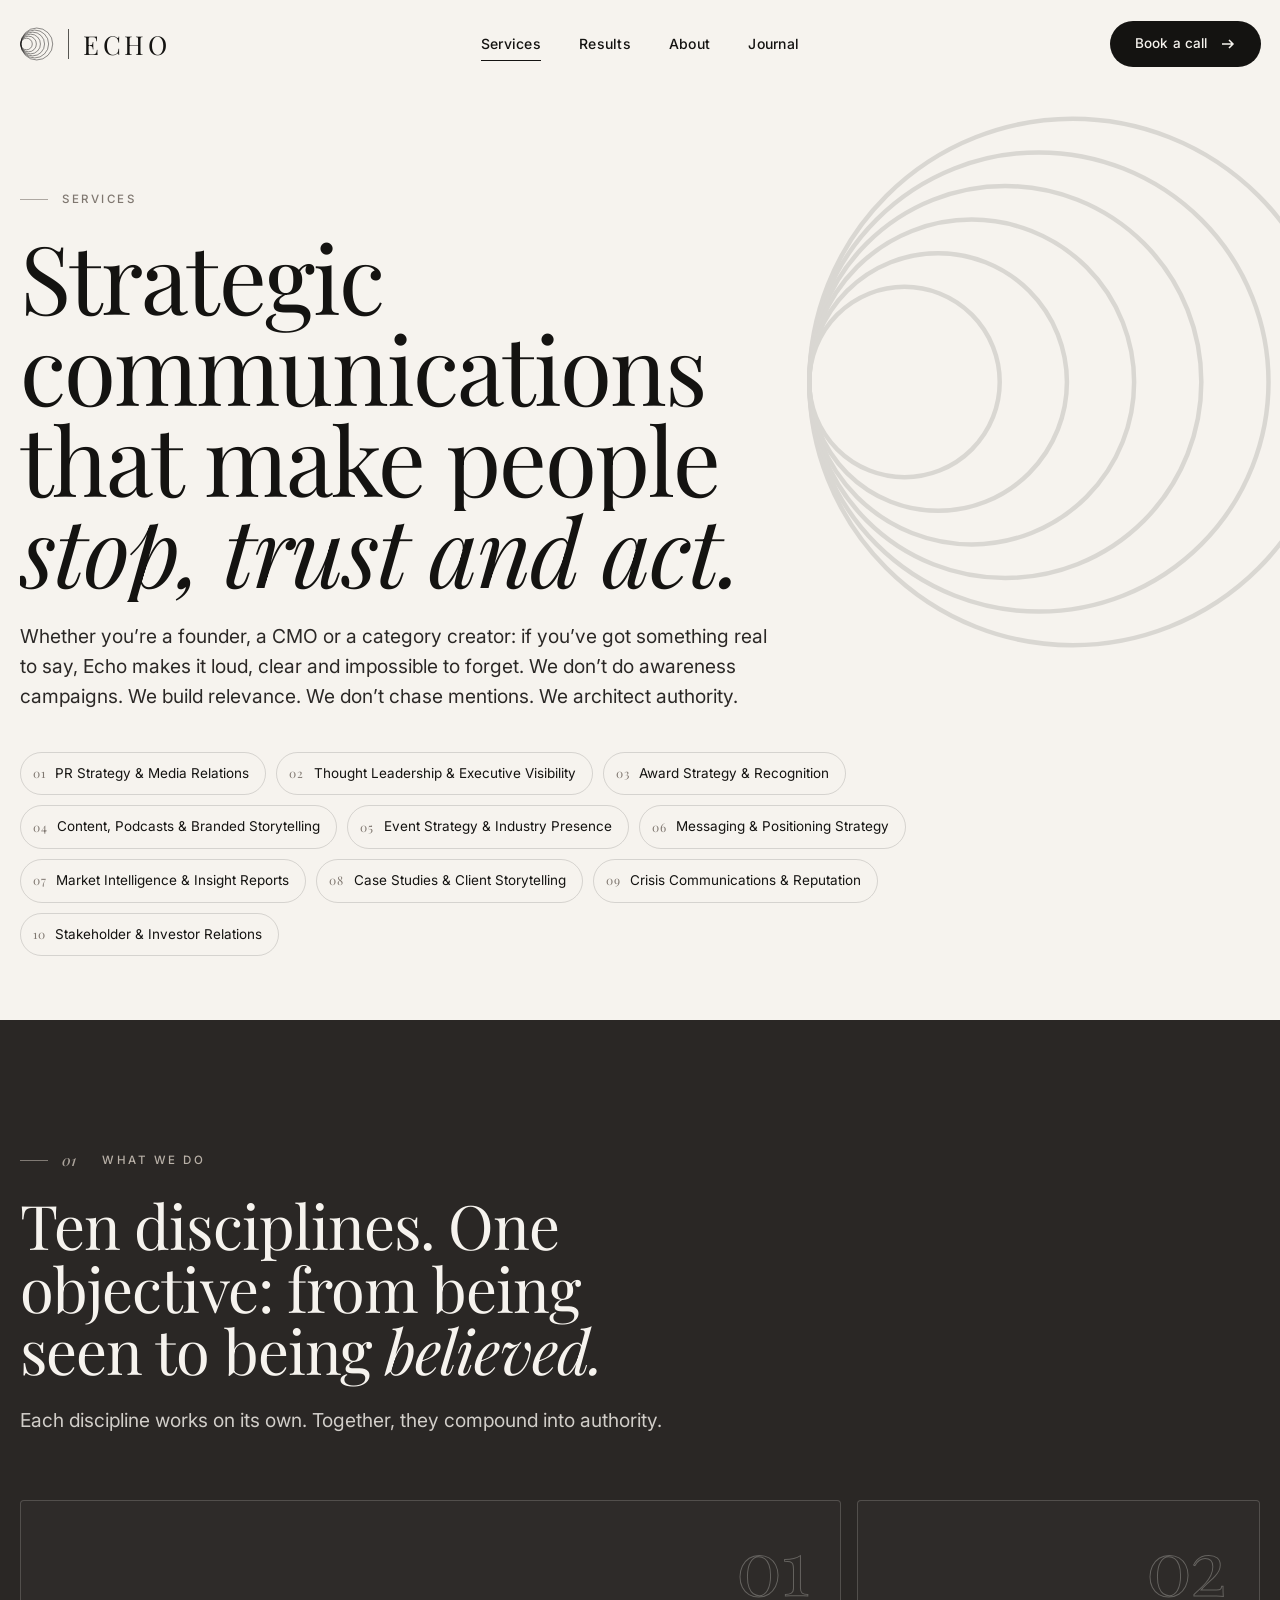
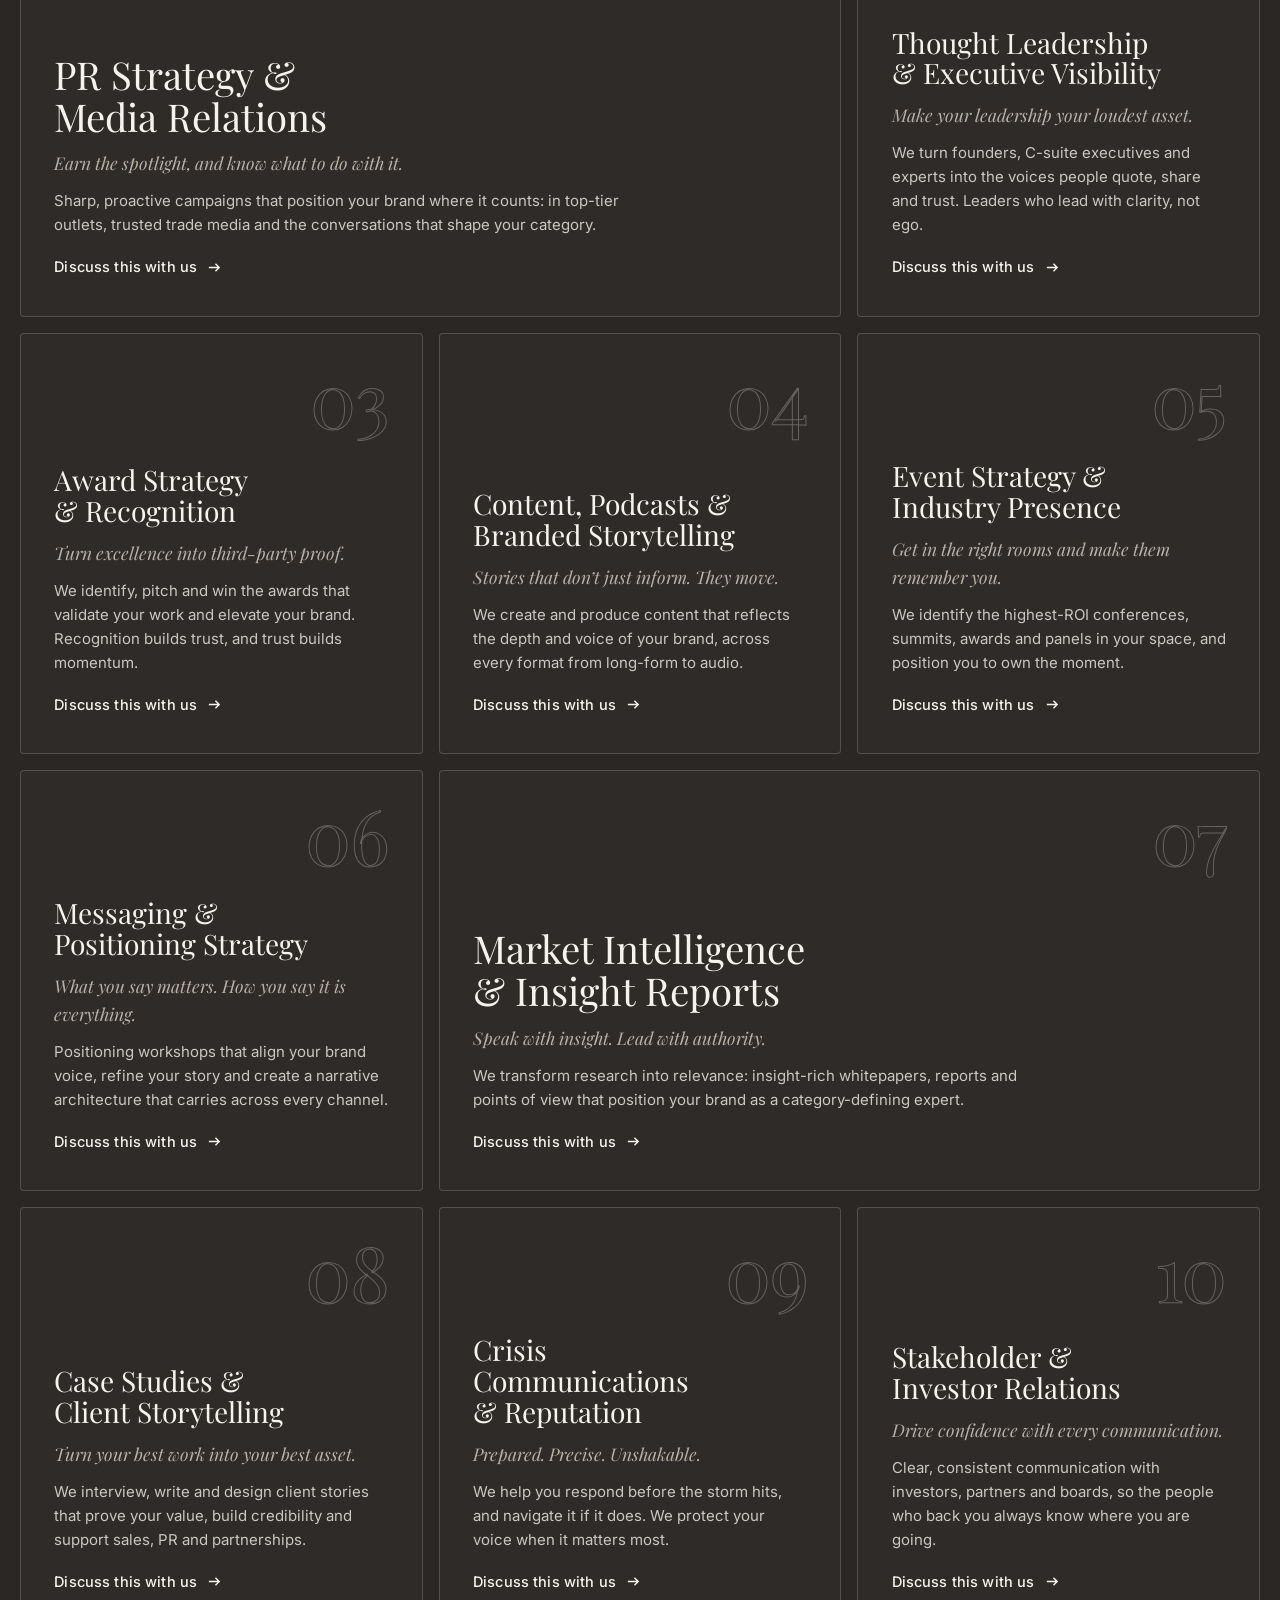
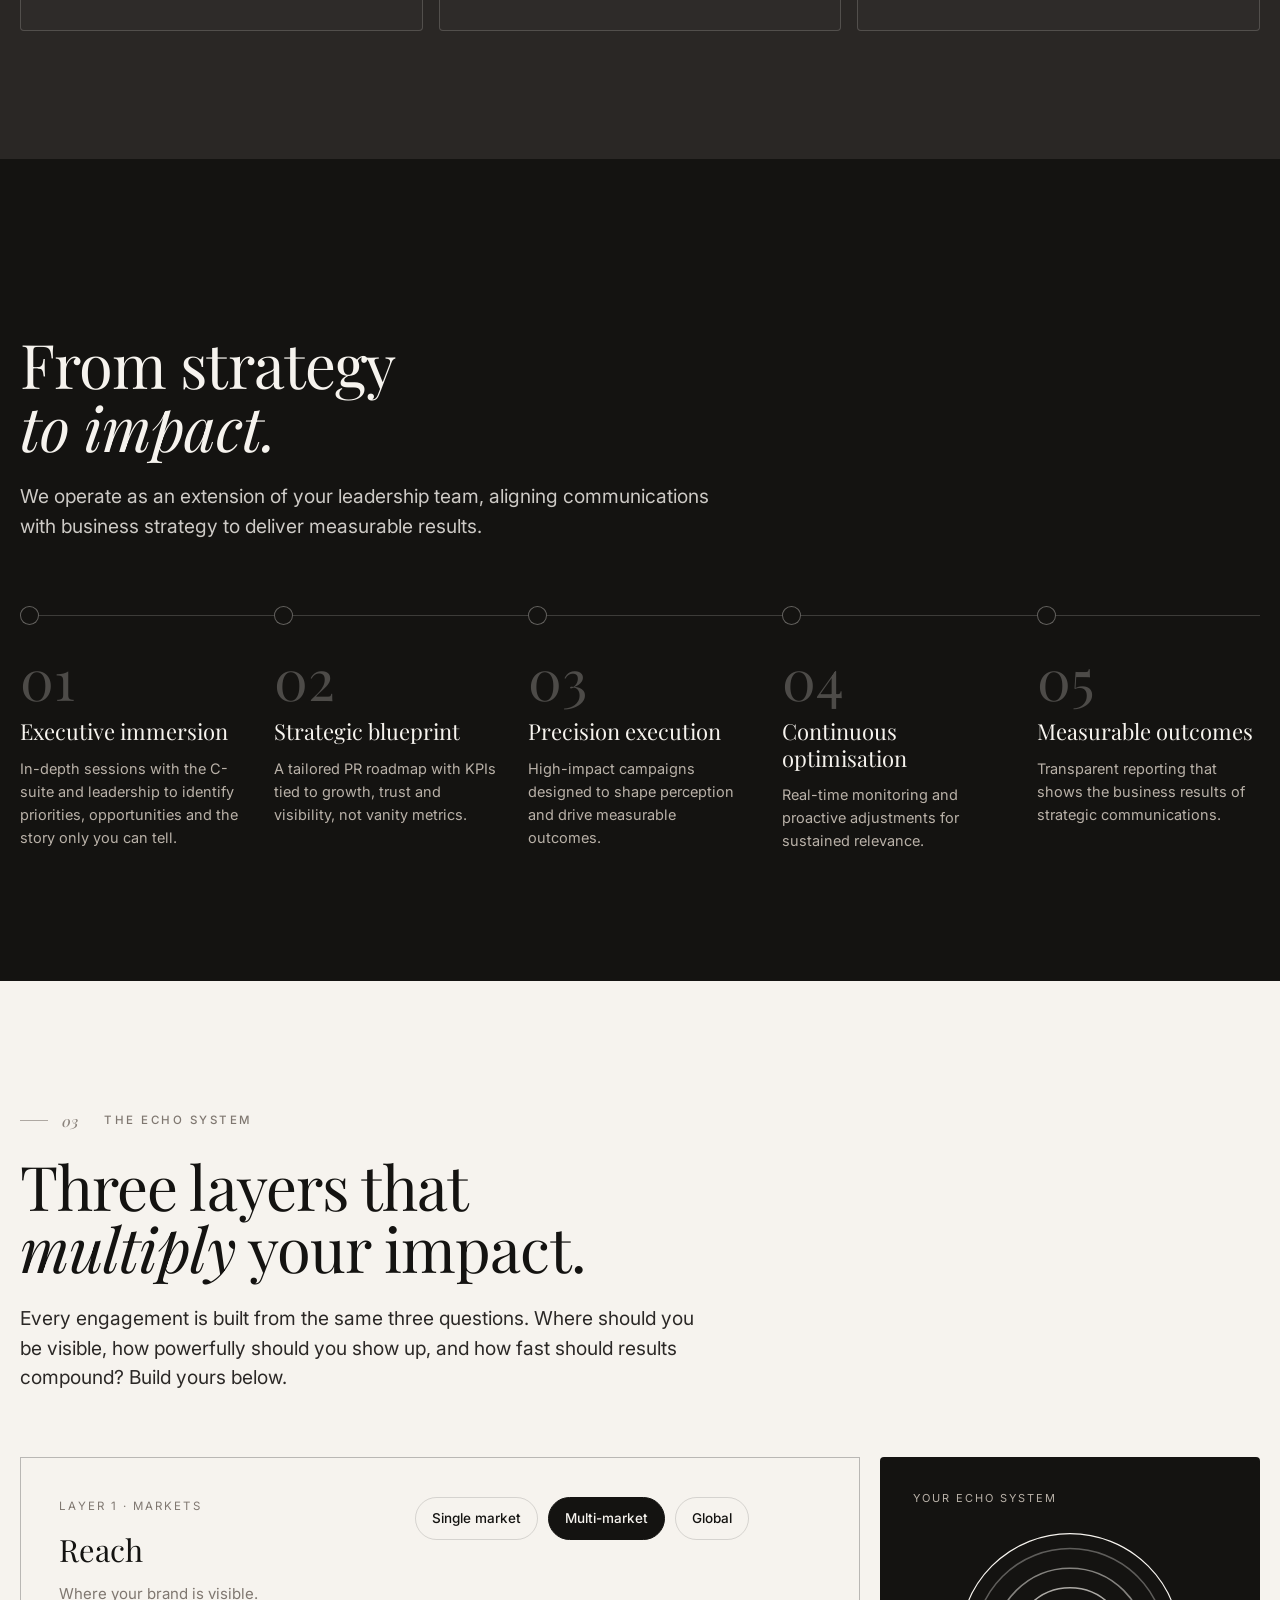
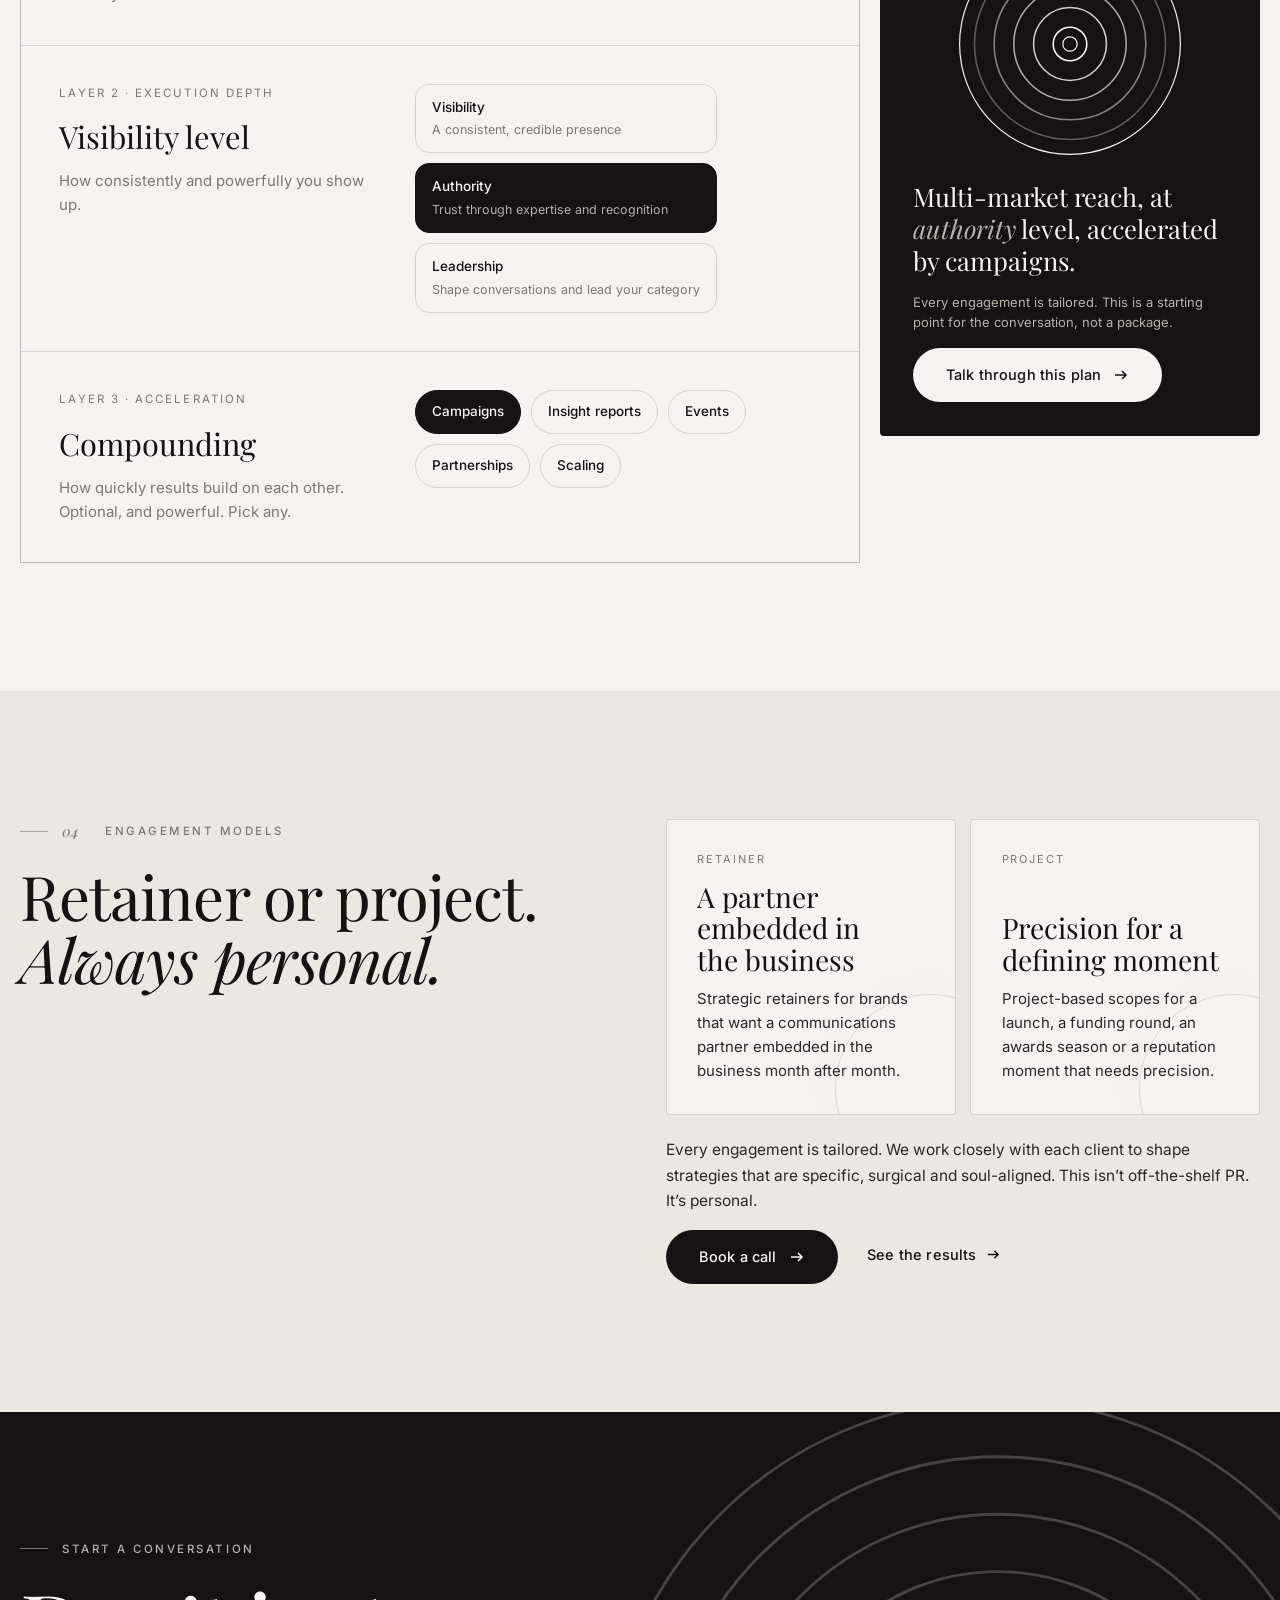
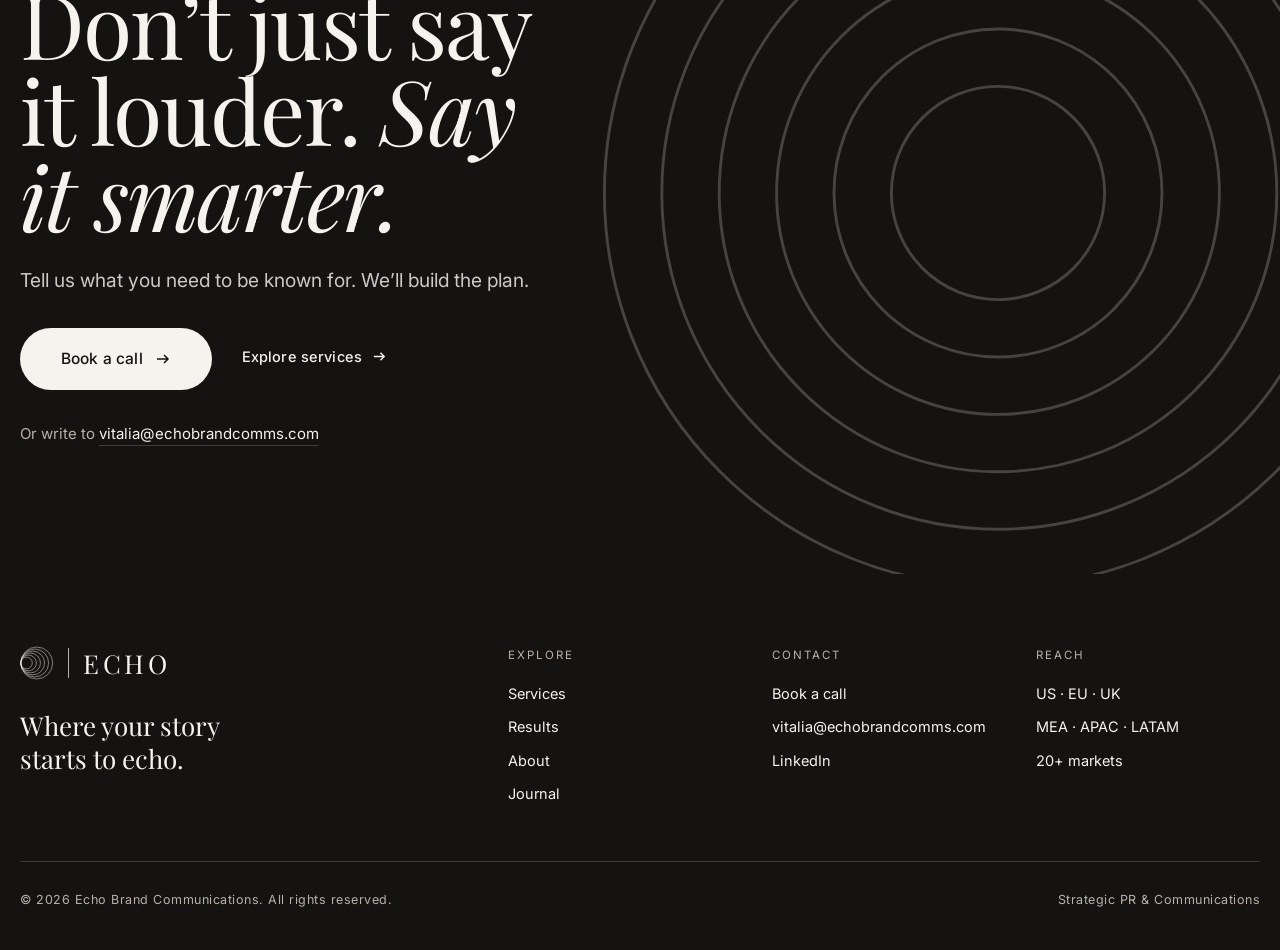
<file: services.html>
<!doctype html>
<html lang="en">
<head>
<meta charset="utf-8">
<meta name="viewport" content="width=device-width, initial-scale=1, viewport-fit=cover">
<title>Services — Echo</title>
<meta name="description" content="PR strategy, media relations, thought leadership, awards, events, messaging, market intelligence, case studies, crisis communications and investor relations.">
<meta property="og:title" content="Services — Echo">
<meta property="og:description" content="PR strategy, media relations, thought leadership, awards, events, messaging, market intelligence, case studies, crisis communications and investor relations.">
<meta property="og:type" content="website">
<meta property="og:image" content="https://echobrandcomms.com/assets/img/hero-still-life.jpg">
<meta name="theme-color" content="#F6F3EE">
<link rel="icon" href="assets/img/favicon.svg" type="image/svg+xml">
<link rel="preconnect" href="https://fonts.googleapis.com">
<link rel="preconnect" href="https://fonts.gstatic.com" crossorigin>
<link rel="stylesheet" href="https://fonts.googleapis.com/css2?family=Playfair+Display:ital,wght@0,400;0,500;1,400&family=Inter:wght@400;500;600&display=swap">
<link rel="stylesheet" href="assets/css/style.css?v=202611212330">
</head>
<body>
<header class="nav">
  <div class="nav-inner">
    <a class="brand" href="index.html" aria-label="Echo home"><svg class="brand-mark" viewBox="0 0 100 100" width="34" height="34" fill="none" stroke="currentColor" stroke-width="1.4" aria-hidden="true"><circle cx="49.2" cy="50" r="47"/><circle cx="43.2" cy="50" r="41"/><circle cx="37.2" cy="50" r="35"/><circle cx="31.2" cy="50" r="29"/><circle cx="25.2" cy="50" r="23"/><circle cx="19.2" cy="50" r="17"/></svg><span class="brand-bar"></span><span class="brand-word">ECHO</span></a>
    <nav class="nav-links" aria-label="Primary"><a href="services.html" aria-current="page">Services</a><a href="results.html">Results</a><a href="about.html">About</a><a href="blog/index.html">Journal</a></nav>
    <div class="nav-cta">
      <a class="btn btn-dark" href="contact.html#book">Book a call <svg viewBox="0 0 16 16" fill="none" stroke="currentColor" stroke-width="1.5" aria-hidden="true"><path d="M2 8h11M9 4l4 4-4 4"/></svg></a>
      <button class="burger" aria-expanded="false" aria-controls="menu" aria-label="Menu"><span></span></button>
    </div>
  </div>
</header>
<div class="menu" id="menu">
  <a href="index.html">Home</a><a href="services.html">Services</a><a href="results.html">Results</a><a href="about.html">About</a><a href="blog/index.html">Journal</a><a href="contact.html">Contact</a>
  <div class="menu-foot">
    <a href="contact.html#book">Book a call</a>
    <a href="mailto:vitalia@echobrandcomms.com">vitalia@echobrandcomms.com</a>
  </div>
</div>

<main>
<section class="page-hero">
  <div class="wrap">
    <svg class="ghost" viewBox="0 0 100 100" fill="none" stroke="currentColor" stroke-width=".8" aria-hidden="true"><circle cx="49.2" cy="50" r="47"/><circle cx="43.2" cy="50" r="41"/><circle cx="37.2" cy="50" r="35"/><circle cx="31.2" cy="50" r="29"/><circle cx="25.2" cy="50" r="23"/><circle cx="19.2" cy="50" r="17"/></svg>
    <p class="eyebrow reveal">Services</p>
    <h1 class="lines" style="max-width:15ch"><span class="line"><span>Strategic communications</span></span><span class="line"><span>that make people</span></span><span class="line"><span><em class="it">stop, trust and act.</em></span></span></h1>
    <p class="lede reveal" data-delay="2">Whether you’re a founder, a CMO or a category creator: if you’ve got something real to say, Echo makes it loud, clear and impossible to forget. We don’t do awareness campaigns. We build relevance. We don’t chase mentions. We architect authority.</p>
    <nav class="svc-index reveal" data-delay="3" aria-label="Jump to a service"><a href="#pr-media"><span>01</span>PR Strategy &amp; Media Relations</a><a href="#thought-leadership"><span>02</span>Thought Leadership &amp; Executive Visibility</a><a href="#awards"><span>03</span>Award Strategy &amp; Recognition</a><a href="#podcasts"><span>04</span>Content, Podcasts &amp; Branded Storytelling</a><a href="#events"><span>05</span>Event Strategy &amp; Industry Presence</a><a href="#messaging"><span>06</span>Messaging &amp; Positioning Strategy</a><a href="#market-intel"><span>07</span>Market Intelligence &amp; Insight Reports</a><a href="#case-studies"><span>08</span>Case Studies &amp; Client Storytelling</a><a href="#crisis"><span>09</span>Crisis Communications &amp; Reputation</a><a href="#strategic-comms"><span>10</span>Stakeholder &amp; Investor Relations</a></nav>
  </div>
</section>

<section class="section dark svc-section">
  <div class="wrap">
    <div class="head-row">
      <div>
        <p class="eyebrow reveal"><span class="idx">01</span>What we do</p>
        <h2 class="h2 reveal" data-delay="1">Ten disciplines. One objective: from being seen to being <em class="it">believed.</em></h2>
      </div>
      <p class="lede reveal" data-delay="2">Each discipline works on its own. Together, they compound into authority.</p>
    </div>
    <div class="svc-tiles">
      <article class="svc-tile reveal svc-tile--wide" id="pr-media" data-delay="0">
        <div class="svc-tile-head"><span class="n">01</span><span class="big-n" aria-hidden="true">01</span></div>
        <h3>PR Strategy &amp; Media Relations</h3>
        <p class="tag">Earn the spotlight, and know what to do with it.</p>
        <p class="desc">Sharp, proactive campaigns that position your brand where it counts: in top-tier outlets, trusted trade media and the conversations that shape your category.</p>
        <a class="link" href="contact.html#book">Discuss this with us <svg viewBox="0 0 16 16" fill="none" stroke="currentColor" stroke-width="1.5" aria-hidden="true"><path d="M2 8h11M9 4l4 4-4 4"/></svg></a>
      </article>
      <article class="svc-tile reveal" id="thought-leadership" data-delay="1">
        <div class="svc-tile-head"><span class="n">02</span><span class="big-n" aria-hidden="true">02</span></div>
        <h3>Thought Leadership &amp; Executive Visibility</h3>
        <p class="tag">Make your leadership your loudest asset.</p>
        <p class="desc">We turn founders, C-suite executives and experts into the voices people quote, share and trust. Leaders who lead with clarity, not ego.</p>
        <a class="link" href="contact.html#book">Discuss this with us <svg viewBox="0 0 16 16" fill="none" stroke="currentColor" stroke-width="1.5" aria-hidden="true"><path d="M2 8h11M9 4l4 4-4 4"/></svg></a>
      </article>
      <article class="svc-tile reveal" id="awards" data-delay="2">
        <div class="svc-tile-head"><span class="n">03</span><span class="big-n" aria-hidden="true">03</span></div>
        <h3>Award Strategy &amp; Recognition</h3>
        <p class="tag">Turn excellence into third-party proof.</p>
        <p class="desc">We identify, pitch and win the awards that validate your work and elevate your brand. Recognition builds trust, and trust builds momentum.</p>
        <a class="link" href="contact.html#book">Discuss this with us <svg viewBox="0 0 16 16" fill="none" stroke="currentColor" stroke-width="1.5" aria-hidden="true"><path d="M2 8h11M9 4l4 4-4 4"/></svg></a>
      </article>
      <article class="svc-tile reveal" id="podcasts" data-delay="0">
        <div class="svc-tile-head"><span class="n">04</span><span class="big-n" aria-hidden="true">04</span></div>
        <h3>Content, Podcasts &amp; Branded Storytelling</h3>
        <p class="tag">Stories that don’t just inform. They move.</p>
        <p class="desc">We create and produce content that reflects the depth and voice of your brand, across every format from long-form to audio.</p>
        <a class="link" href="contact.html#book">Discuss this with us <svg viewBox="0 0 16 16" fill="none" stroke="currentColor" stroke-width="1.5" aria-hidden="true"><path d="M2 8h11M9 4l4 4-4 4"/></svg></a>
      </article>
      <article class="svc-tile reveal" id="events" data-delay="1">
        <div class="svc-tile-head"><span class="n">05</span><span class="big-n" aria-hidden="true">05</span></div>
        <h3>Event Strategy &amp; Industry Presence</h3>
        <p class="tag">Get in the right rooms and make them remember you.</p>
        <p class="desc">We identify the highest-ROI conferences, summits, awards and panels in your space, and position you to own the moment.</p>
        <a class="link" href="contact.html#book">Discuss this with us <svg viewBox="0 0 16 16" fill="none" stroke="currentColor" stroke-width="1.5" aria-hidden="true"><path d="M2 8h11M9 4l4 4-4 4"/></svg></a>
      </article>
      <article class="svc-tile reveal" id="messaging" data-delay="2">
        <div class="svc-tile-head"><span class="n">06</span><span class="big-n" aria-hidden="true">06</span></div>
        <h3>Messaging &amp; Positioning Strategy</h3>
        <p class="tag">What you say matters. How you say it is everything.</p>
        <p class="desc">Positioning workshops that align your brand voice, refine your story and create a narrative architecture that carries across every channel.</p>
        <a class="link" href="contact.html#book">Discuss this with us <svg viewBox="0 0 16 16" fill="none" stroke="currentColor" stroke-width="1.5" aria-hidden="true"><path d="M2 8h11M9 4l4 4-4 4"/></svg></a>
      </article>
      <article class="svc-tile reveal svc-tile--wide" id="market-intel" data-delay="0">
        <div class="svc-tile-head"><span class="n">07</span><span class="big-n" aria-hidden="true">07</span></div>
        <h3>Market Intelligence &amp; Insight Reports</h3>
        <p class="tag">Speak with insight. Lead with authority.</p>
        <p class="desc">We transform research into relevance: insight-rich whitepapers, reports and points of view that position your brand as a category-defining expert.</p>
        <a class="link" href="contact.html#book">Discuss this with us <svg viewBox="0 0 16 16" fill="none" stroke="currentColor" stroke-width="1.5" aria-hidden="true"><path d="M2 8h11M9 4l4 4-4 4"/></svg></a>
      </article>
      <article class="svc-tile reveal" id="case-studies" data-delay="1">
        <div class="svc-tile-head"><span class="n">08</span><span class="big-n" aria-hidden="true">08</span></div>
        <h3>Case Studies &amp; Client Storytelling</h3>
        <p class="tag">Turn your best work into your best asset.</p>
        <p class="desc">We interview, write and design client stories that prove your value, build credibility and support sales, PR and partnerships.</p>
        <a class="link" href="contact.html#book">Discuss this with us <svg viewBox="0 0 16 16" fill="none" stroke="currentColor" stroke-width="1.5" aria-hidden="true"><path d="M2 8h11M9 4l4 4-4 4"/></svg></a>
      </article>
      <article class="svc-tile reveal" id="crisis" data-delay="2">
        <div class="svc-tile-head"><span class="n">09</span><span class="big-n" aria-hidden="true">09</span></div>
        <h3>Crisis Communications &amp; Reputation</h3>
        <p class="tag">Prepared. Precise. Unshakable.</p>
        <p class="desc">We help you respond before the storm hits, and navigate it if it does. We protect your voice when it matters most.</p>
        <a class="link" href="contact.html#book">Discuss this with us <svg viewBox="0 0 16 16" fill="none" stroke="currentColor" stroke-width="1.5" aria-hidden="true"><path d="M2 8h11M9 4l4 4-4 4"/></svg></a>
      </article>
      <article class="svc-tile reveal" id="strategic-comms" data-delay="0">
        <div class="svc-tile-head"><span class="n">10</span><span class="big-n" aria-hidden="true">10</span></div>
        <h3>Stakeholder &amp; Investor Relations</h3>
        <p class="tag">Drive confidence with every communication.</p>
        <p class="desc">Clear, consistent communication with investors, partners and boards, so the people who back you always know where you are going.</p>
        <a class="link" href="contact.html#book">Discuss this with us <svg viewBox="0 0 16 16" fill="none" stroke="currentColor" stroke-width="1.5" aria-hidden="true"><path d="M2 8h11M9 4l4 4-4 4"/></svg></a>
      </article>
    </div>
  </div>
</section>

<section class="section dark-ink">
  <div class="wrap">
    <div class="head-row">
      <div>
        <p class="eyebrow reveal"><span class="idx">02</span>How we work</p>
        <h2 class="h2 reveal" data-delay="1">From strategy <em class="it">to impact.</em></h2>
      </div>
      <p class="lede reveal" data-delay="2">We operate as an extension of your leadership team, aligning communications with business strategy to deliver measurable results.</p>
    </div>
    <div class="timeline" data-timeline><div class="tl-line" aria-hidden="true"><i></i></div><ol class="tl-steps"><li class="tl-step"><span class="tl-dot" aria-hidden="true"></span><span class="n">01</span><h3>Executive immersion</h3><p>In-depth sessions with the C-suite and leadership to identify priorities, opportunities and the story only you can tell.</p></li><li class="tl-step"><span class="tl-dot" aria-hidden="true"></span><span class="n">02</span><h3>Strategic blueprint</h3><p>A tailored PR roadmap with KPIs tied to growth, trust and visibility, not vanity metrics.</p></li><li class="tl-step"><span class="tl-dot" aria-hidden="true"></span><span class="n">03</span><h3>Precision execution</h3><p>High-impact campaigns designed to shape perception and drive measurable outcomes.</p></li><li class="tl-step"><span class="tl-dot" aria-hidden="true"></span><span class="n">04</span><h3>Continuous optimisation</h3><p>Real-time monitoring and proactive adjustments for sustained relevance.</p></li><li class="tl-step"><span class="tl-dot" aria-hidden="true"></span><span class="n">05</span><h3>Measurable outcomes</h3><p>Transparent reporting that shows the business results of strategic communications.</p></li></ol></div>
  </div>
</section>

<section class="section">
  <div class="wrap">
    <div class="head-row">
      <div>
        <p class="eyebrow reveal"><span class="idx">03</span>The Echo system</p>
        <h2 class="h2 reveal" data-delay="1">Three layers that <em class="it">multiply</em> your impact.</h2>
      </div>
      <p class="lede reveal" data-delay="2">Every engagement is built from the same three questions. Where should you be visible, how powerfully should you show up, and how fast should results compound? Build yours below.</p>
    </div>
    <div class="cfg reveal" data-cfg>
      <div class="layers">
        <div class="layer">
          <div><div class="k">Layer 1 · Markets</div><h3>Reach</h3><p>Where your brand is visible.</p></div>
          <div class="opts" role="group" aria-label="Reach"><button type="button" class="opt" data-group="reach" data-val="Single market" aria-pressed="false"><b>Single market</b></button><button type="button" class="opt is-on" data-group="reach" data-val="Multi-market" aria-pressed="true"><b>Multi-market</b></button><button type="button" class="opt" data-group="reach" data-val="Global" aria-pressed="false"><b>Global</b></button></div>
        </div>
        <div class="layer">
          <div><div class="k">Layer 2 · Execution depth</div><h3>Visibility level</h3><p>How consistently and powerfully you show up.</p></div>
          <div class="opts opts--stack" role="group" aria-label="Visibility level"><button type="button" class="opt" data-group="level" data-val="Visibility" aria-pressed="false"><b>Visibility</b><span>A consistent, credible presence</span></button><button type="button" class="opt is-on" data-group="level" data-val="Authority" aria-pressed="true"><b>Authority</b><span>Trust through expertise and recognition</span></button><button type="button" class="opt" data-group="level" data-val="Leadership" aria-pressed="false"><b>Leadership</b><span>Shape conversations and lead your category</span></button></div>
        </div>
        <div class="layer">
          <div><div class="k">Layer 3 · Acceleration</div><h3>Compounding</h3><p>How quickly results build on each other. Optional, and powerful. Pick any.</p></div>
          <div class="opts" role="group" aria-label="Compounding"><button type="button" class="opt is-on" data-group="acc" data-val="Campaigns" aria-pressed="true"><b>Campaigns</b></button><button type="button" class="opt" data-group="acc" data-val="Insight reports" aria-pressed="false"><b>Insight reports</b></button><button type="button" class="opt" data-group="acc" data-val="Events" aria-pressed="false"><b>Events</b></button><button type="button" class="opt" data-group="acc" data-val="Partnerships" aria-pressed="false"><b>Partnerships</b></button><button type="button" class="opt" data-group="acc" data-val="Scaling" aria-pressed="false"><b>Scaling</b></button></div>
        </div>
      </div>
      <aside class="cfg-out" aria-live="polite">
        <p class="cfg-k">Your Echo system</p>
        <svg class="cfg-rings" viewBox="0 0 200 200" aria-hidden="true"></svg>
        <p class="cfg-sum"></p>
        <p class="cfg-note">Every engagement is tailored. This is a starting point for the conversation, not a package.</p>
        <a class="btn btn-light" href="contact.html#book">Talk through this plan <svg viewBox="0 0 16 16" fill="none" stroke="currentColor" stroke-width="1.5" aria-hidden="true"><path d="M2 8h11M9 4l4 4-4 4"/></svg></a>
      </aside>
    </div>
  </div>
</section>

<section class="section tone">
  <div class="wrap">
    <div class="grid grid-2" style="align-items:start">
      <div>
        <p class="eyebrow reveal"><span class="idx">04</span>Engagement models</p>
        <h2 class="h2 reveal" data-delay="1">Retainer or project. <em class="it">Always personal.</em></h2>
      </div>
      <div class="reveal" data-delay="2">
        <div class="models">
          <article class="model"><span class="model-k">Retainer</span><h3>A partner embedded in the business</h3><p>Strategic retainers for brands that want a communications partner embedded in the business month after month.</p></article>
          <article class="model"><span class="model-k">Project</span><h3>Precision for a defining moment</h3><p>Project-based scopes for a launch, a funding round, an awards season or a reputation moment that needs precision.</p></article>
        </div>
        <p class="models-note">Every engagement is tailored. We work closely with each client to shape strategies that are specific, surgical and soul-aligned. This isn’t off-the-shelf PR. It’s personal.</p>
        <div class="actions mt-1"><a class="btn btn-dark" href="contact.html#book">Book a call <svg viewBox="0 0 16 16" fill="none" stroke="currentColor" stroke-width="1.5" aria-hidden="true"><path d="M2 8h11M9 4l4 4-4 4"/></svg></a><a class="link" href="results.html">See the results <svg viewBox="0 0 16 16" fill="none" stroke="currentColor" stroke-width="1.5" aria-hidden="true"><path d="M2 8h11M9 4l4 4-4 4"/></svg></a></div>
      </div>
    </div>
  </div>
</section>

<section class="section dark-ink cta-band">
  <svg class="rings" viewBox="0 0 100 100" aria-hidden="true"><circle cx="50" cy="50" r="48" fill="none" stroke="currentColor" stroke-width=".35"/><circle cx="50" cy="50" r="41" fill="none" stroke="currentColor" stroke-width=".35"/><circle cx="50" cy="50" r="34" fill="none" stroke="currentColor" stroke-width=".35"/><circle cx="50" cy="50" r="27" fill="none" stroke="currentColor" stroke-width=".35"/><circle cx="50" cy="50" r="20" fill="none" stroke="currentColor" stroke-width=".35"/><circle cx="50" cy="50" r="13" fill="none" stroke="currentColor" stroke-width=".35"/></svg>
  <div class="wrap">
    <p class="eyebrow">Start a conversation</p>
    <h2>Don’t just say it louder. <em class="it">Say it smarter.</em></h2>
    <p class="lede">Tell us what you need to be known for. We’ll build the plan.</p>
    <div class="actions mt-2">
      <a class="btn btn-light btn-lg" href="contact.html#book">Book a call <svg viewBox="0 0 16 16" fill="none" stroke="currentColor" stroke-width="1.5" aria-hidden="true"><path d="M2 8h11M9 4l4 4-4 4"/></svg></a>
      <a class="link" href="services.html">Explore services <svg viewBox="0 0 16 16" fill="none" stroke="currentColor" stroke-width="1.5" aria-hidden="true"><path d="M2 8h11M9 4l4 4-4 4"/></svg></a>
    </div>
    <p class="email">Or write to <a href="mailto:vitalia@echobrandcomms.com">vitalia@echobrandcomms.com</a></p>
  </div>
</section>

</main>
<footer class="footer">
  <div class="wrap">
    <div class="footer-grid">
      <div>
        <a class="brand" href="index.html" aria-label="Echo home"><svg class="brand-mark" viewBox="0 0 100 100" width="34" height="34" fill="none" stroke="currentColor" stroke-width="1.4" aria-hidden="true"><circle cx="49.2" cy="50" r="47"/><circle cx="43.2" cy="50" r="41"/><circle cx="37.2" cy="50" r="35"/><circle cx="31.2" cy="50" r="29"/><circle cx="25.2" cy="50" r="23"/><circle cx="19.2" cy="50" r="17"/></svg><span class="brand-bar"></span><span class="brand-word">ECHO</span></a>
        <p class="tag">Where your story starts to echo.</p>
      </div>
      <div>
        <h4>Explore</h4>
        <ul>
          <li><a href="services.html">Services</a></li>
          <li><a href="results.html">Results</a></li>
          <li><a href="about.html">About</a></li>
          <li><a href="blog/index.html">Journal</a></li>
        </ul>
      </div>
      <div>
        <h4>Contact</h4>
        <ul>
          <li><a href="contact.html#book">Book a call</a></li>
          <li><a href="mailto:vitalia@echobrandcomms.com">vitalia@echobrandcomms.com</a></li>
          <li><a href="https://www.linkedin.com/in/vitalia-vasilkova/" rel="noopener" target="_blank">LinkedIn</a></li>
        </ul>
      </div>
      <div>
        <h4>Reach</h4>
        <ul>
          <li>US · EU · UK</li>
          <li>MEA · APAC · LATAM</li>
          <li>20+ markets</li>
        </ul>
      </div>
    </div>
    <div class="footer-bottom">
      <span>© <span data-year>2026</span> Echo Brand Communications. All rights reserved.</span>
      <span>Strategic PR &amp; Communications</span>
    </div>
  </div>
</footer>
<script src="assets/js/main.js?v=202611212330"></script>
</body>
</html>
</file>
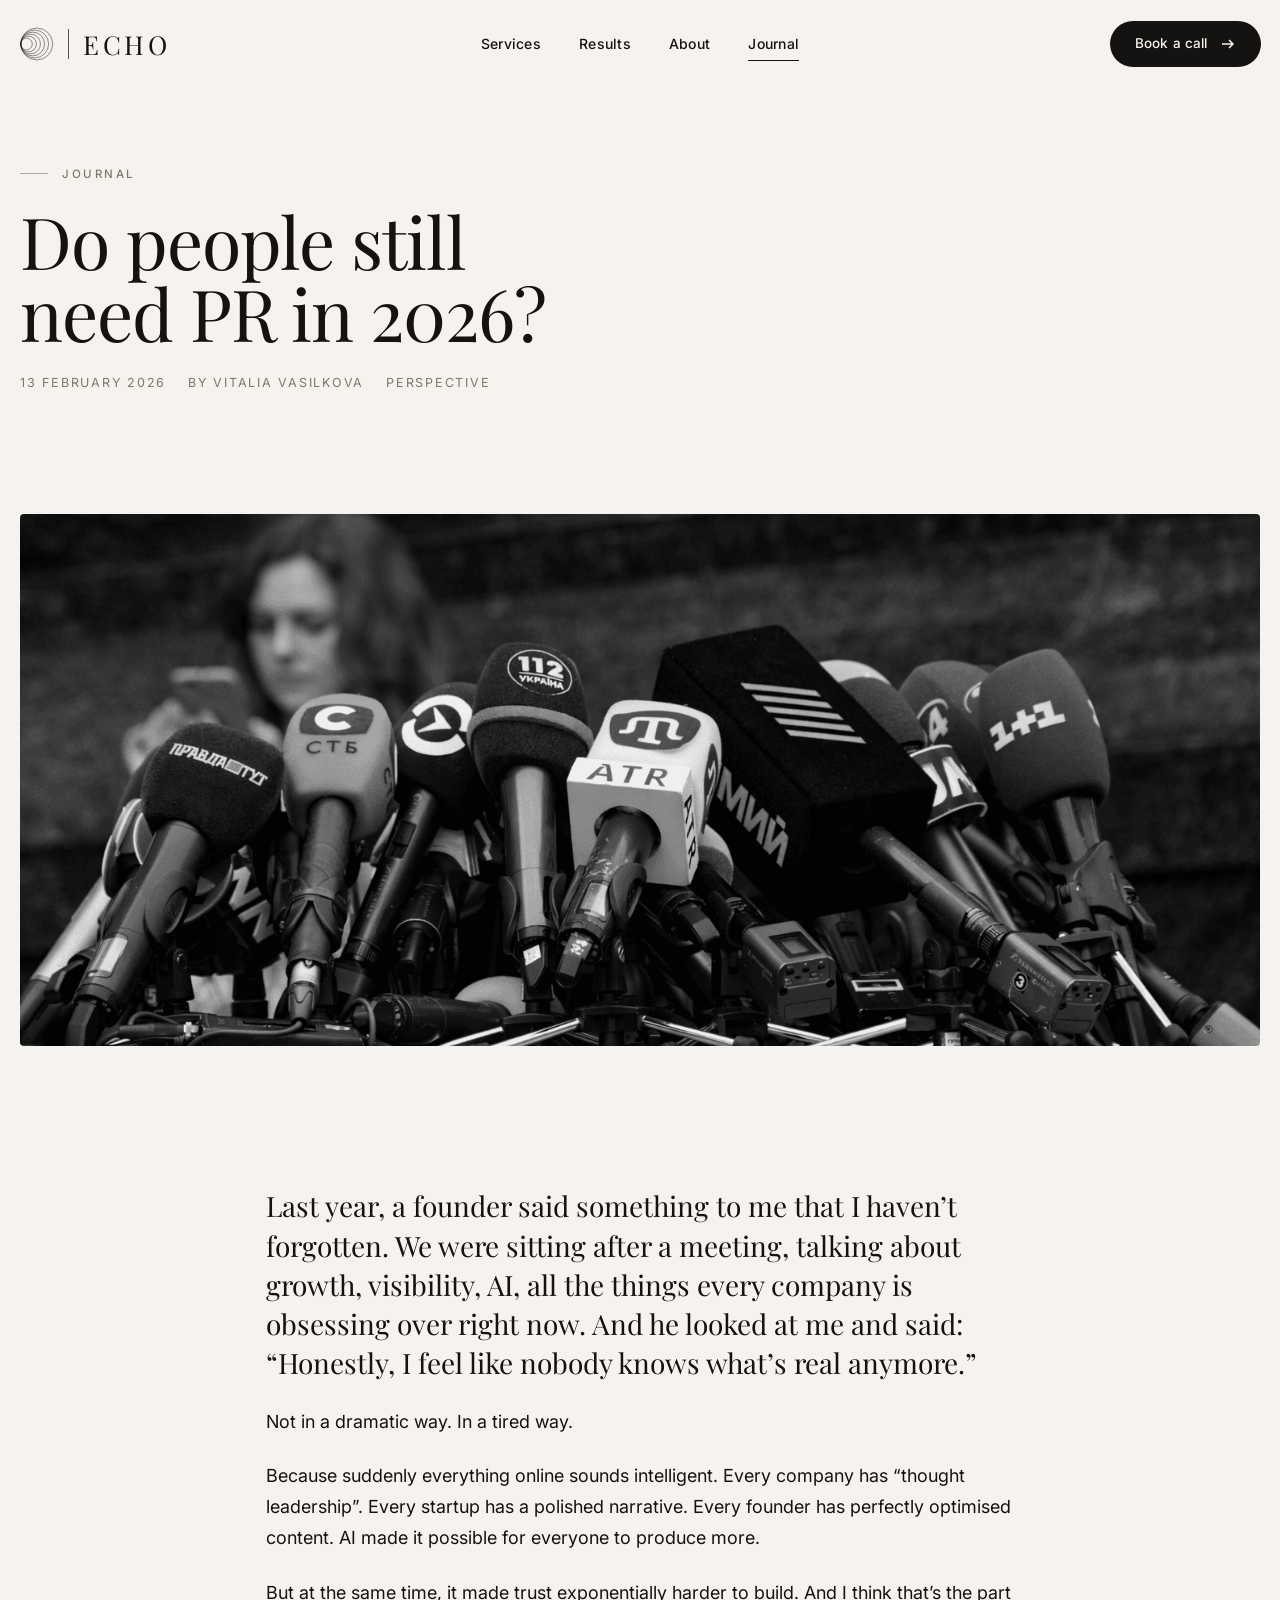
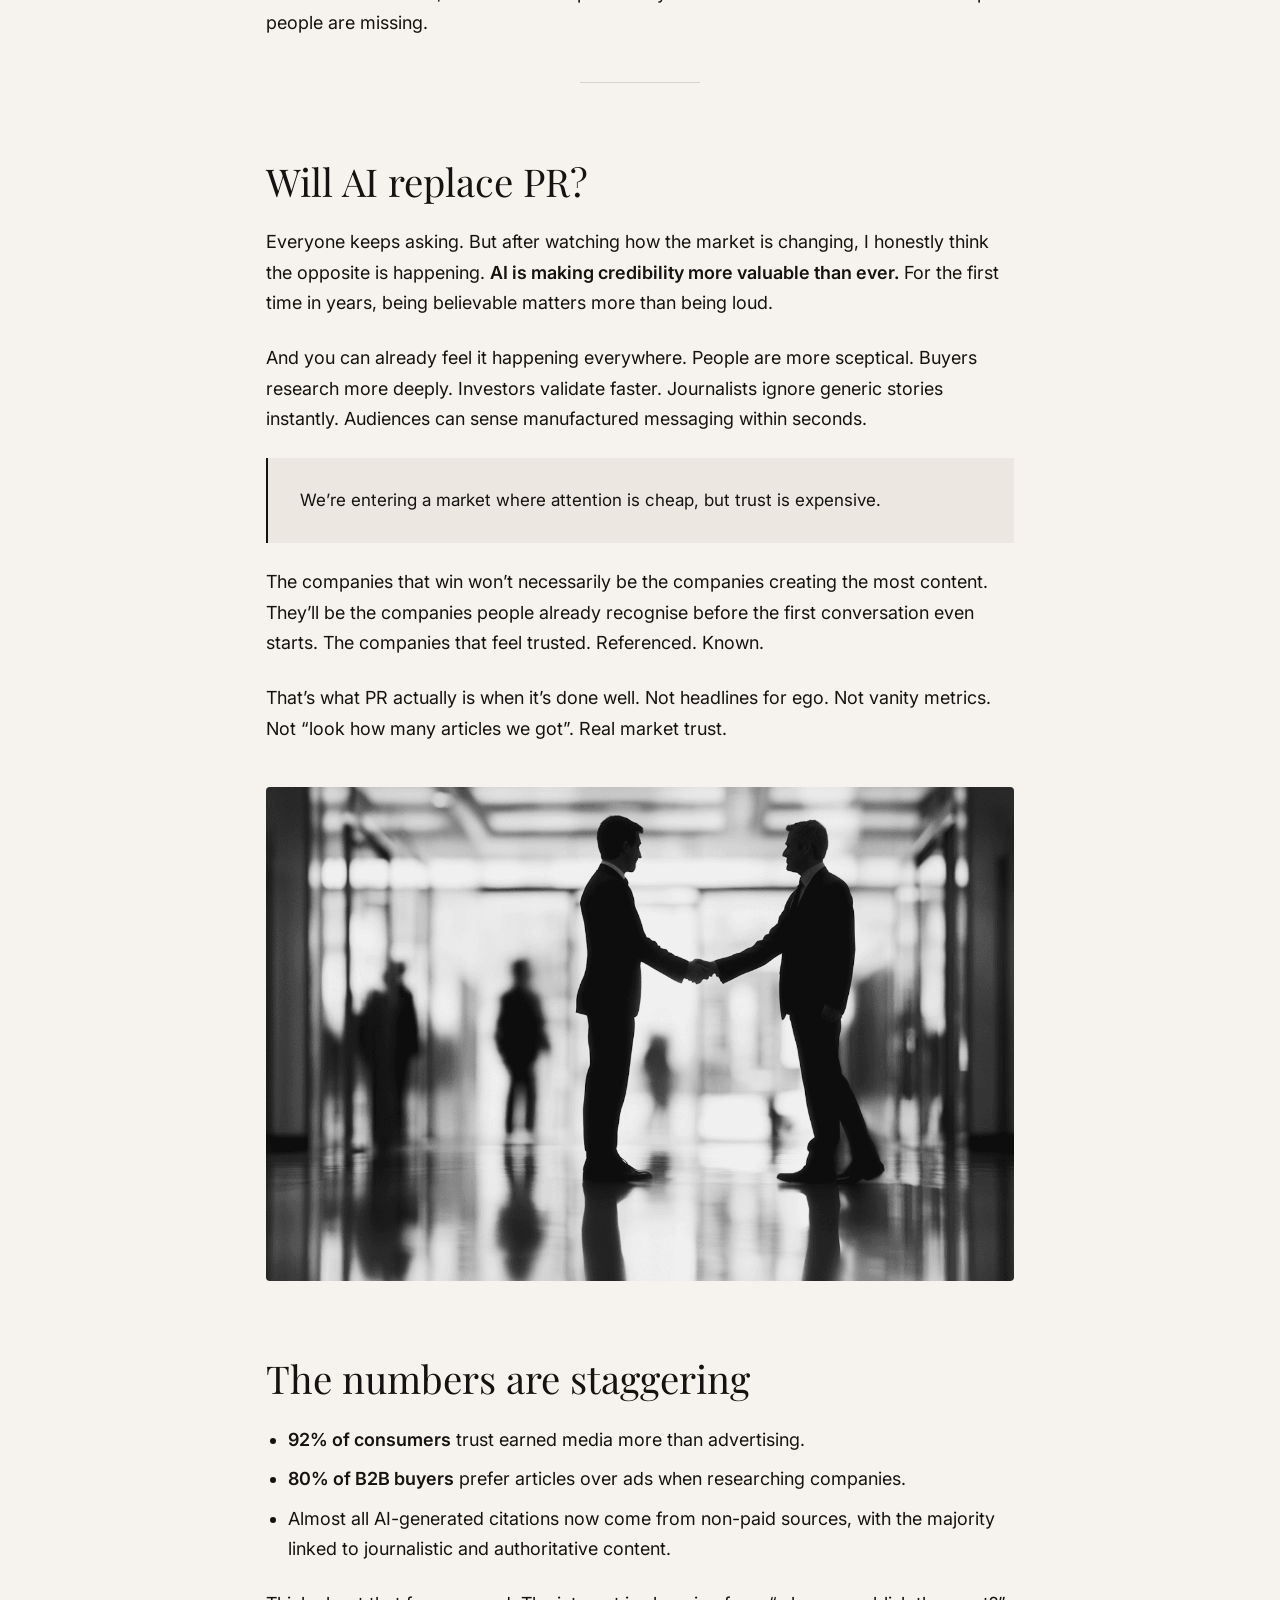
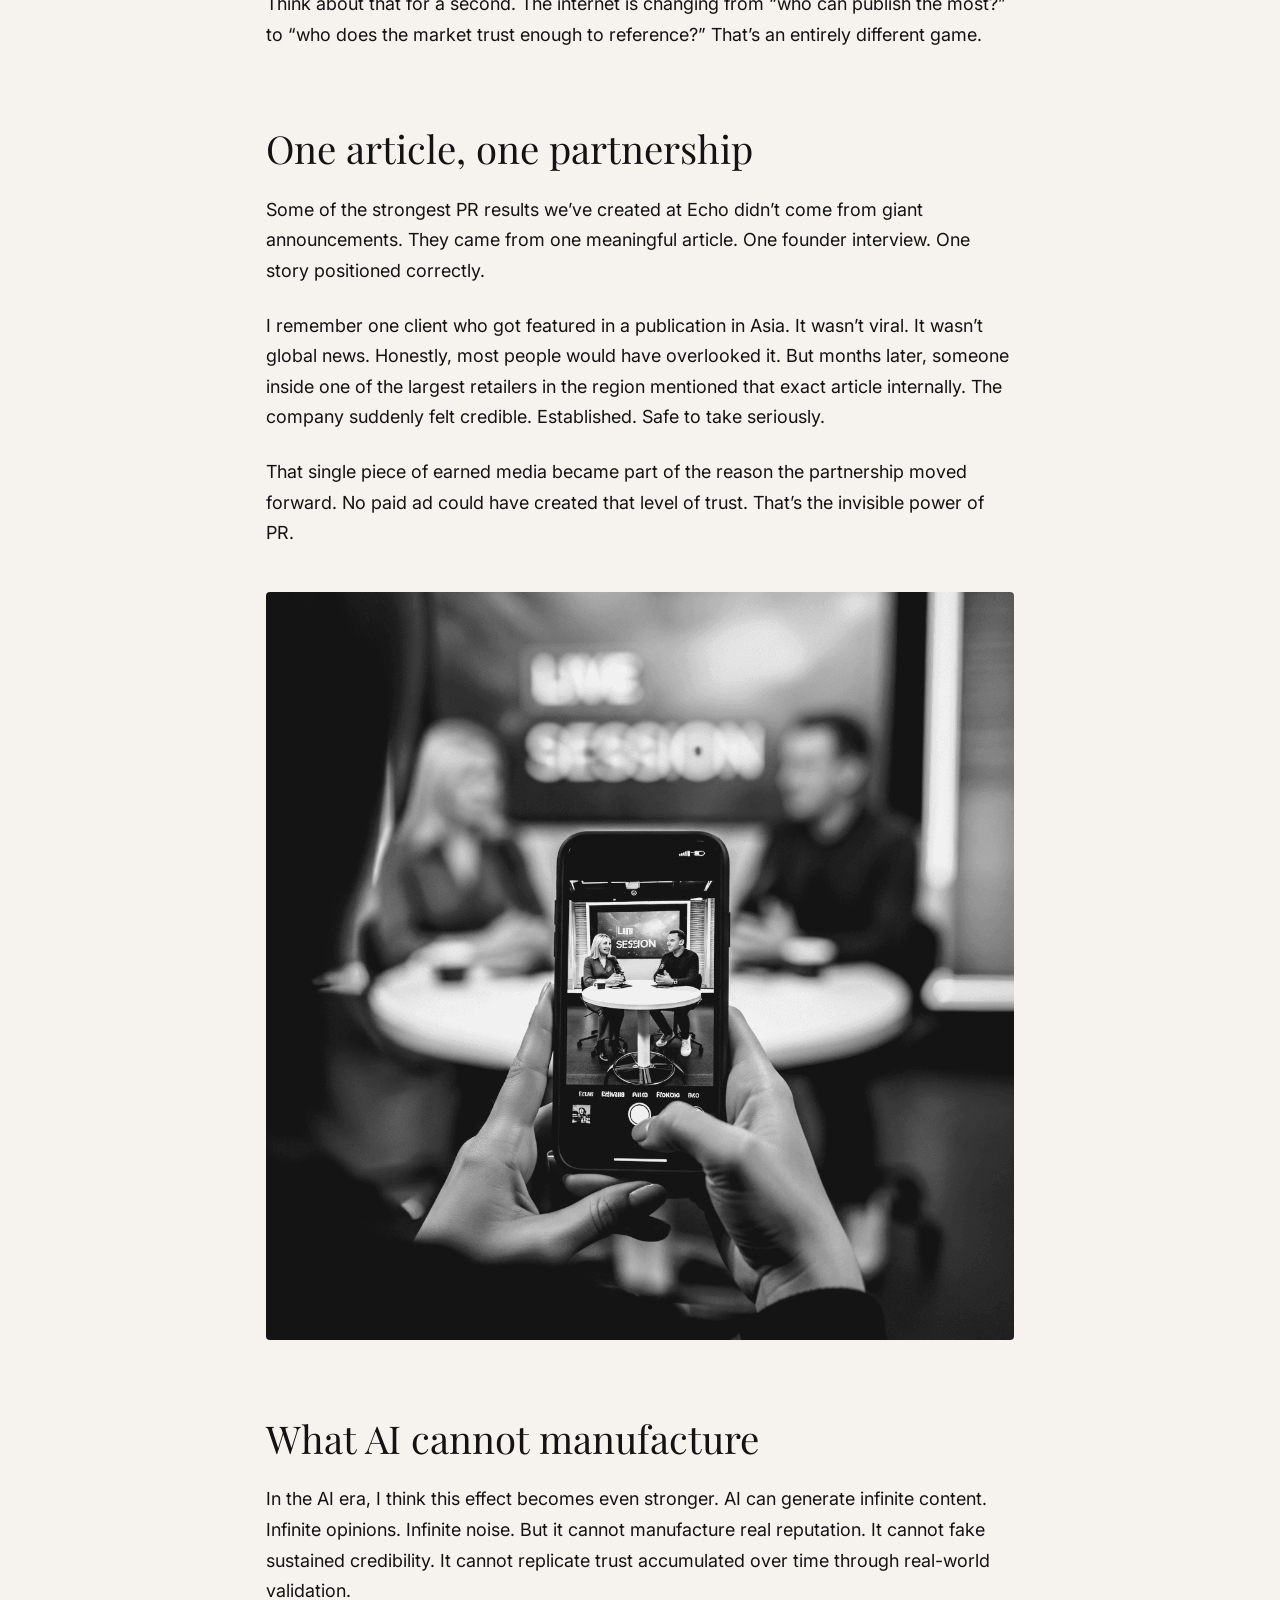
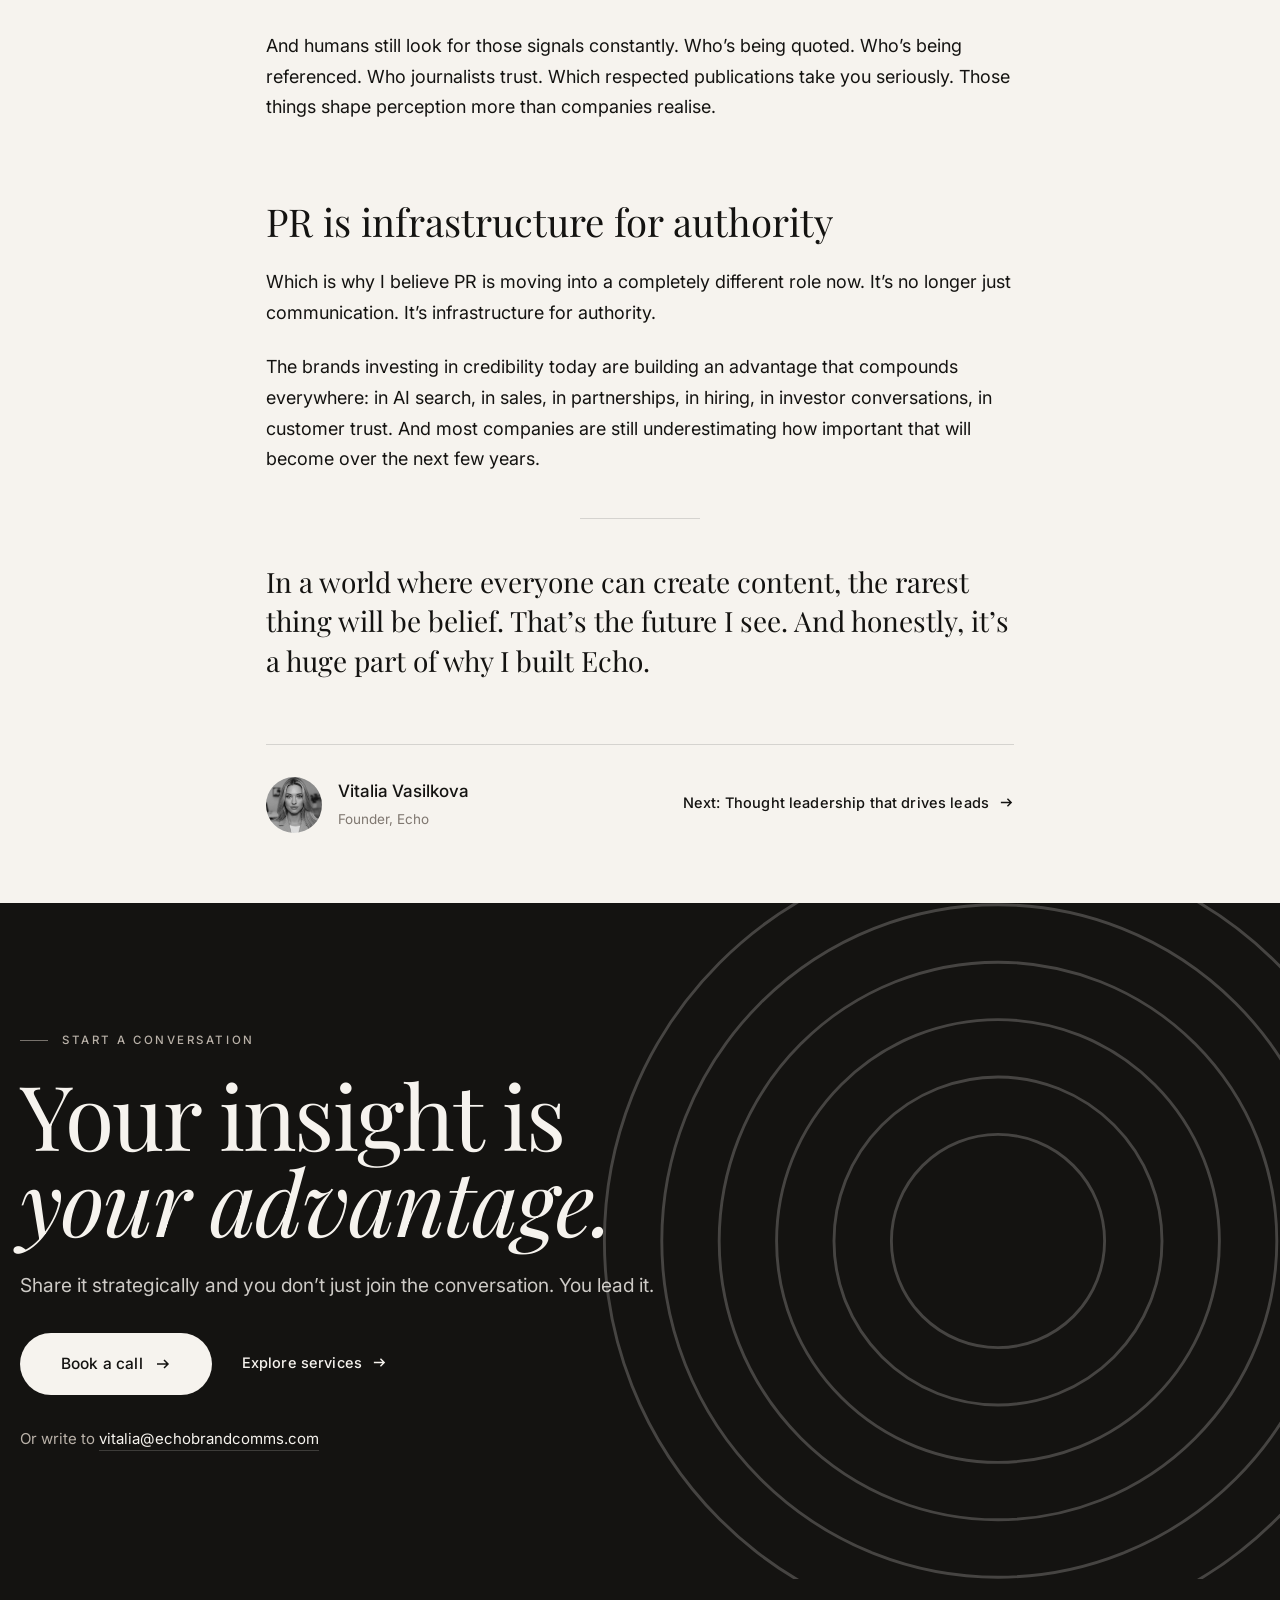
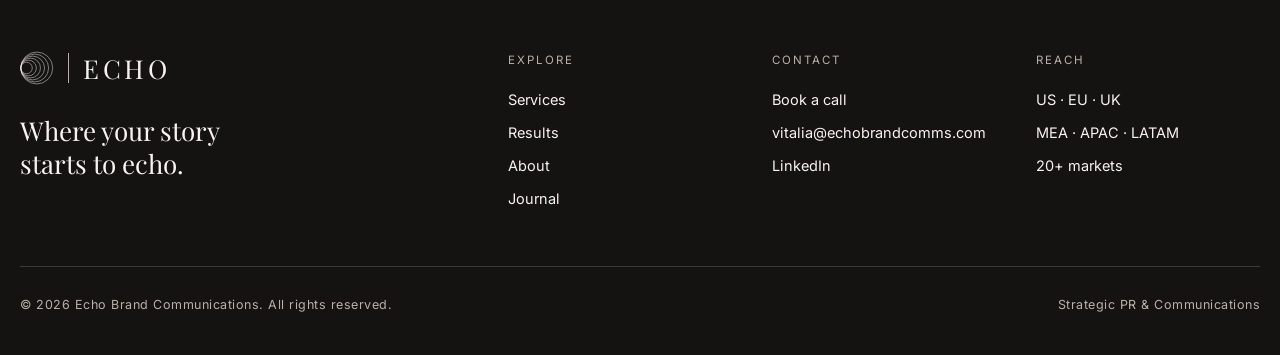
<file: blog/do-people-still-need-pr-in-2026.html>
<!doctype html>
<html lang="en">
<head>
<meta charset="utf-8">
<meta name="viewport" content="width=device-width, initial-scale=1, viewport-fit=cover">
<title>Do people still need PR in 2026? — Echo Journal</title>
<meta name="description" content="AI made it possible for everyone to produce more, and made trust exponentially harder to build. Why credibility is now the rarest asset in the market.">
<meta property="og:title" content="Do people still need PR in 2026? — Echo Journal">
<meta property="og:description" content="AI made it possible for everyone to produce more, and made trust exponentially harder to build. Why credibility is now the rarest asset in the market.">
<meta property="og:type" content="website">
<meta property="og:image" content="https://echobrandcomms.com/assets/img/hero-still-life.jpg">
<meta name="theme-color" content="#F6F3EE">
<link rel="icon" href="../assets/img/favicon.svg" type="image/svg+xml">
<link rel="preconnect" href="https://fonts.googleapis.com">
<link rel="preconnect" href="https://fonts.gstatic.com" crossorigin>
<link rel="stylesheet" href="https://fonts.googleapis.com/css2?family=Playfair+Display:ital,wght@0,400;0,500;1,400&family=Inter:wght@400;500;600&display=swap">
<link rel="stylesheet" href="../assets/css/style.css?v=202611212330">
</head>
<body>
<header class="nav">
  <div class="nav-inner">
    <a class="brand" href="../index.html" aria-label="Echo home"><svg class="brand-mark" viewBox="0 0 100 100" width="34" height="34" fill="none" stroke="currentColor" stroke-width="1.4" aria-hidden="true"><circle cx="49.2" cy="50" r="47"/><circle cx="43.2" cy="50" r="41"/><circle cx="37.2" cy="50" r="35"/><circle cx="31.2" cy="50" r="29"/><circle cx="25.2" cy="50" r="23"/><circle cx="19.2" cy="50" r="17"/></svg><span class="brand-bar"></span><span class="brand-word">ECHO</span></a>
    <nav class="nav-links" aria-label="Primary"><a href="../services.html">Services</a><a href="../results.html">Results</a><a href="../about.html">About</a><a href="../blog/index.html" aria-current="page">Journal</a></nav>
    <div class="nav-cta">
      <a class="btn btn-dark" href="../contact.html#book">Book a call <svg viewBox="0 0 16 16" fill="none" stroke="currentColor" stroke-width="1.5" aria-hidden="true"><path d="M2 8h11M9 4l4 4-4 4"/></svg></a>
      <button class="burger" aria-expanded="false" aria-controls="menu" aria-label="Menu"><span></span></button>
    </div>
  </div>
</header>
<div class="menu" id="menu">
  <a href="../index.html">Home</a><a href="../services.html">Services</a><a href="../results.html">Results</a><a href="../about.html">About</a><a href="../blog/index.html">Journal</a><a href="../contact.html">Contact</a>
  <div class="menu-foot">
    <a href="../contact.html#book">Book a call</a>
    <a href="mailto:vitalia@echobrandcomms.com">vitalia@echobrandcomms.com</a>
  </div>
</div>

<main>
<section class="article-hero">
  <div class="wrap">
    <p class="eyebrow reveal"><a href="../blog/index.html">Journal</a></p>
    <h1 class="lines"><span class="line"><span>Do people still</span></span><span class="line"><span>need PR in 2026?</span></span></h1>
    <div class="meta reveal" data-delay="2"><span>13 February 2026</span><span>By Vitalia Vasilkova</span><span>Perspective</span></div>
  </div>
</section>
<section class="section--tight">
  <div class="wrap">
    <div class="article-cover reveal"><img src="../assets/img/blog/cover-pr-2026.png" alt="A cluster of broadcast microphones" fetchpriority="high"></div>
  </div>
</section>
<section class="section--tight">
  <div class="wrap">
    <div class="article">
<p class="big">Last year, a founder said something to me that I haven’t forgotten. We were sitting after a meeting, talking about growth, visibility, AI, all the things every company is obsessing over right now. And he looked at me and said: “Honestly, I feel like nobody knows what’s real anymore.”</p>
<p>Not in a dramatic way. In a tired way.</p>
<p>Because suddenly everything online sounds intelligent. Every company has “thought leadership”. Every startup has a polished narrative. Every founder has perfectly optimised content. AI made it possible for everyone to produce more.</p>
<p>But at the same time, it made trust exponentially harder to build. And I think that’s the part people are missing.</p>
<hr>
<h2>Will AI replace PR?</h2>
<p>Everyone keeps asking. But after watching how the market is changing, I honestly think the opposite is happening. <strong>AI is making credibility more valuable than ever.</strong> For the first time in years, being believable matters more than being loud.</p>
<p>And you can already feel it happening everywhere. People are more sceptical. Buyers research more deeply. Investors validate faster. Journalists ignore generic stories instantly. Audiences can sense manufactured messaging within seconds.</p>
<p class="callout">We’re entering a market where attention is cheap, but trust is expensive.</p>
<p>The companies that win won’t necessarily be the companies creating the most content. They’ll be the companies people already recognise before the first conversation even starts. The companies that feel trusted. Referenced. Known.</p>
<p>That’s what PR actually is when it’s done well. Not headlines for ego. Not vanity metrics. Not “look how many articles we got”. Real market trust.</p>
<figure><img src="../assets/img/blog/handshake.png" alt="Two people shaking hands, silhouetted in a bright corridor" loading="lazy"></figure>
<h2>The numbers are staggering</h2>
<ul>
  <li><strong>92% of consumers</strong> trust earned media more than advertising.</li>
  <li><strong>80% of B2B buyers</strong> prefer articles over ads when researching companies.</li>
  <li>Almost all AI-generated citations now come from non-paid sources, with the majority linked to journalistic and authoritative content.</li>
</ul>
<p>Think about that for a second. The internet is changing from “who can publish the most?” to “who does the market trust enough to reference?” That’s an entirely different game.</p>
<h2>One article, one partnership</h2>
<p>Some of the strongest PR results we’ve created at Echo didn’t come from giant announcements. They came from one meaningful article. One founder interview. One story positioned correctly.</p>
<p>I remember one client who got featured in a publication in Asia. It wasn’t viral. It wasn’t global news. Honestly, most people would have overlooked it. But months later, someone inside one of the largest retailers in the region mentioned that exact article internally. The company suddenly felt credible. Established. Safe to take seriously.</p>
<p>That single piece of earned media became part of the reason the partnership moved forward. No paid ad could have created that level of trust. That’s the invisible power of PR.</p>
<figure><img src="../assets/img/blog/live-session.png" alt="A phone filming a live session" loading="lazy"></figure>
<h2>What AI cannot manufacture</h2>
<p>In the AI era, I think this effect becomes even stronger. AI can generate infinite content. Infinite opinions. Infinite noise. But it cannot manufacture real reputation. It cannot fake sustained credibility. It cannot replicate trust accumulated over time through real-world validation.</p>
<p>And humans still look for those signals constantly. Who’s being quoted. Who’s being referenced. Who journalists trust. Which respected publications take you seriously. Those things shape perception more than companies realise.</p>
<h2>PR is infrastructure for authority</h2>
<p>Which is why I believe PR is moving into a completely different role now. It’s no longer just communication. It’s infrastructure for authority.</p>
<p>The brands investing in credibility today are building an advantage that compounds everywhere: in AI search, in sales, in partnerships, in hiring, in investor conversations, in customer trust. And most companies are still underestimating how important that will become over the next few years.</p>
<hr>
<p class="big">In a world where everyone can create content, the rarest thing will be belief. That’s the future I see. And honestly, it’s a huge part of why I built Echo.</p>
</div>
    <div class="article-foot">
      <div class="byline"><img src="../assets/img/vitalia-portrait.jpg" alt=""><div><strong>Vitalia Vasilkova</strong><span>Founder, Echo</span></div></div>
      <a class="link" href="thought-leadership-that-drives-leads.html">Next: Thought leadership that drives leads <svg viewBox="0 0 16 16" fill="none" stroke="currentColor" stroke-width="1.5" aria-hidden="true"><path d="M2 8h11M9 4l4 4-4 4"/></svg></a>
    </div>
  </div>
</section>
<section class="section dark-ink cta-band">
  <svg class="rings" viewBox="0 0 100 100" aria-hidden="true"><circle cx="50" cy="50" r="48" fill="none" stroke="currentColor" stroke-width=".35"/><circle cx="50" cy="50" r="41" fill="none" stroke="currentColor" stroke-width=".35"/><circle cx="50" cy="50" r="34" fill="none" stroke="currentColor" stroke-width=".35"/><circle cx="50" cy="50" r="27" fill="none" stroke="currentColor" stroke-width=".35"/><circle cx="50" cy="50" r="20" fill="none" stroke="currentColor" stroke-width=".35"/><circle cx="50" cy="50" r="13" fill="none" stroke="currentColor" stroke-width=".35"/></svg>
  <div class="wrap">
    <p class="eyebrow">Start a conversation</p>
    <h2>Your insight is <em class="it">your advantage.</em></h2>
    <p class="lede">Share it strategically and you don’t just join the conversation. You lead it.</p>
    <div class="actions mt-2">
      <a class="btn btn-light btn-lg" href="../contact.html#book">Book a call <svg viewBox="0 0 16 16" fill="none" stroke="currentColor" stroke-width="1.5" aria-hidden="true"><path d="M2 8h11M9 4l4 4-4 4"/></svg></a>
      <a class="link" href="../services.html">Explore services <svg viewBox="0 0 16 16" fill="none" stroke="currentColor" stroke-width="1.5" aria-hidden="true"><path d="M2 8h11M9 4l4 4-4 4"/></svg></a>
    </div>
    <p class="email">Or write to <a href="mailto:vitalia@echobrandcomms.com">vitalia@echobrandcomms.com</a></p>
  </div>
</section>

</main>
<footer class="footer">
  <div class="wrap">
    <div class="footer-grid">
      <div>
        <a class="brand" href="../index.html" aria-label="Echo home"><svg class="brand-mark" viewBox="0 0 100 100" width="34" height="34" fill="none" stroke="currentColor" stroke-width="1.4" aria-hidden="true"><circle cx="49.2" cy="50" r="47"/><circle cx="43.2" cy="50" r="41"/><circle cx="37.2" cy="50" r="35"/><circle cx="31.2" cy="50" r="29"/><circle cx="25.2" cy="50" r="23"/><circle cx="19.2" cy="50" r="17"/></svg><span class="brand-bar"></span><span class="brand-word">ECHO</span></a>
        <p class="tag">Where your story starts to echo.</p>
      </div>
      <div>
        <h4>Explore</h4>
        <ul>
          <li><a href="../services.html">Services</a></li>
          <li><a href="../results.html">Results</a></li>
          <li><a href="../about.html">About</a></li>
          <li><a href="../blog/index.html">Journal</a></li>
        </ul>
      </div>
      <div>
        <h4>Contact</h4>
        <ul>
          <li><a href="../contact.html#book">Book a call</a></li>
          <li><a href="mailto:vitalia@echobrandcomms.com">vitalia@echobrandcomms.com</a></li>
          <li><a href="https://www.linkedin.com/in/vitalia-vasilkova/" rel="noopener" target="_blank">LinkedIn</a></li>
        </ul>
      </div>
      <div>
        <h4>Reach</h4>
        <ul>
          <li>US · EU · UK</li>
          <li>MEA · APAC · LATAM</li>
          <li>20+ markets</li>
        </ul>
      </div>
    </div>
    <div class="footer-bottom">
      <span>© <span data-year>2026</span> Echo Brand Communications. All rights reserved.</span>
      <span>Strategic PR &amp; Communications</span>
    </div>
  </div>
</footer>
<script src="../assets/js/main.js?v=202611212330"></script>
</body>
</html>
</file>
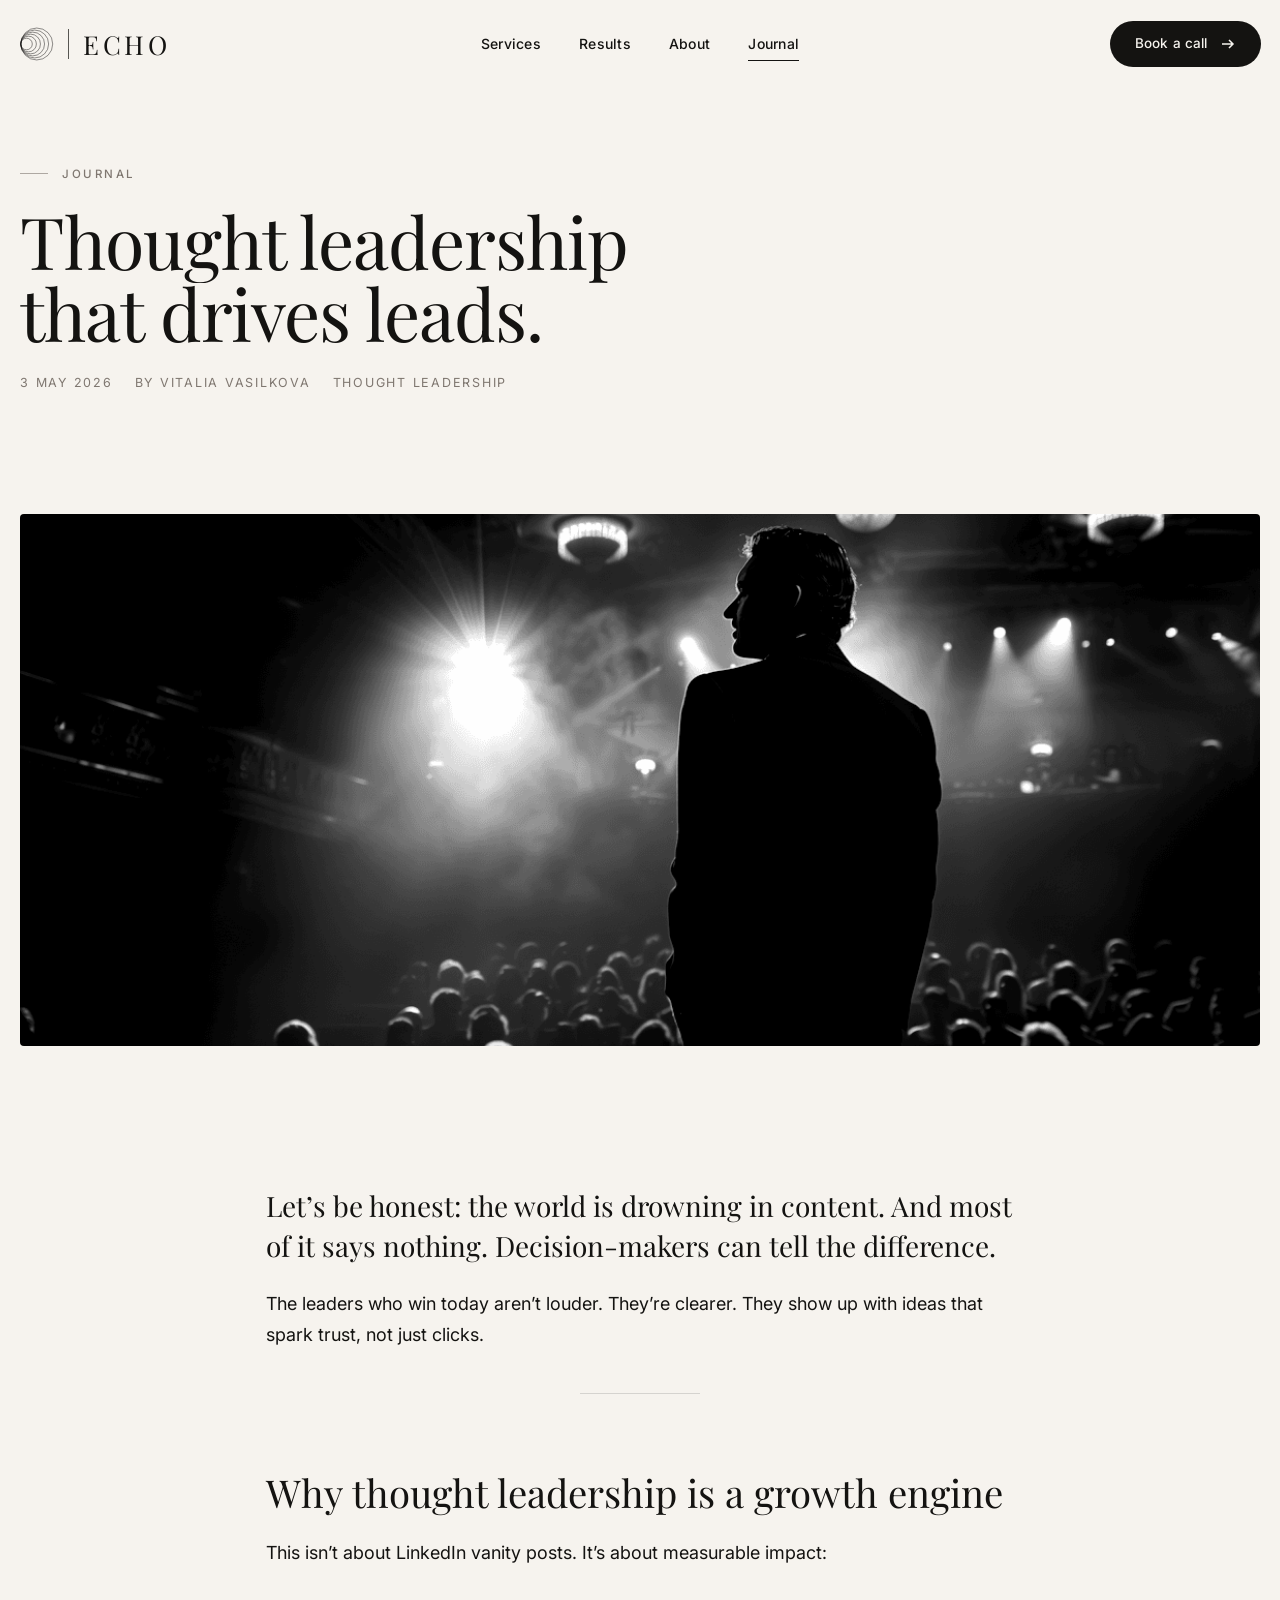
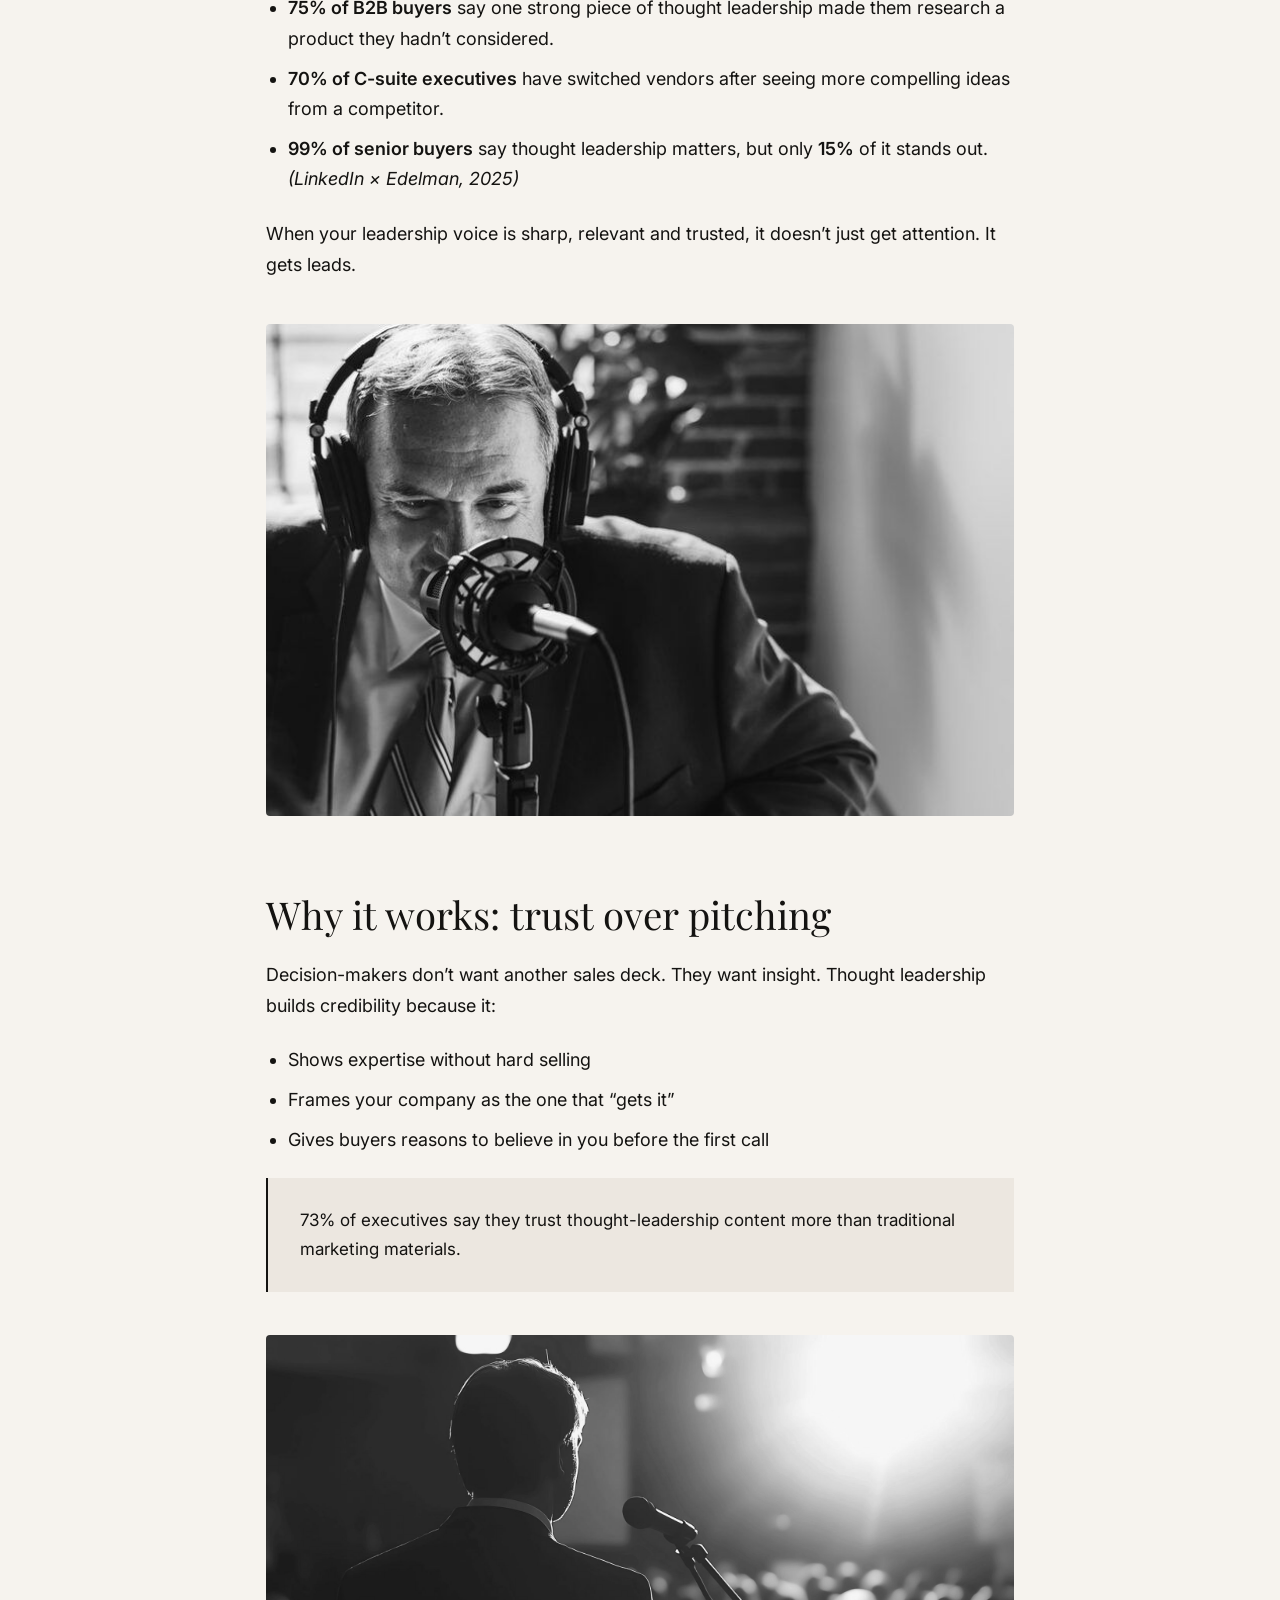
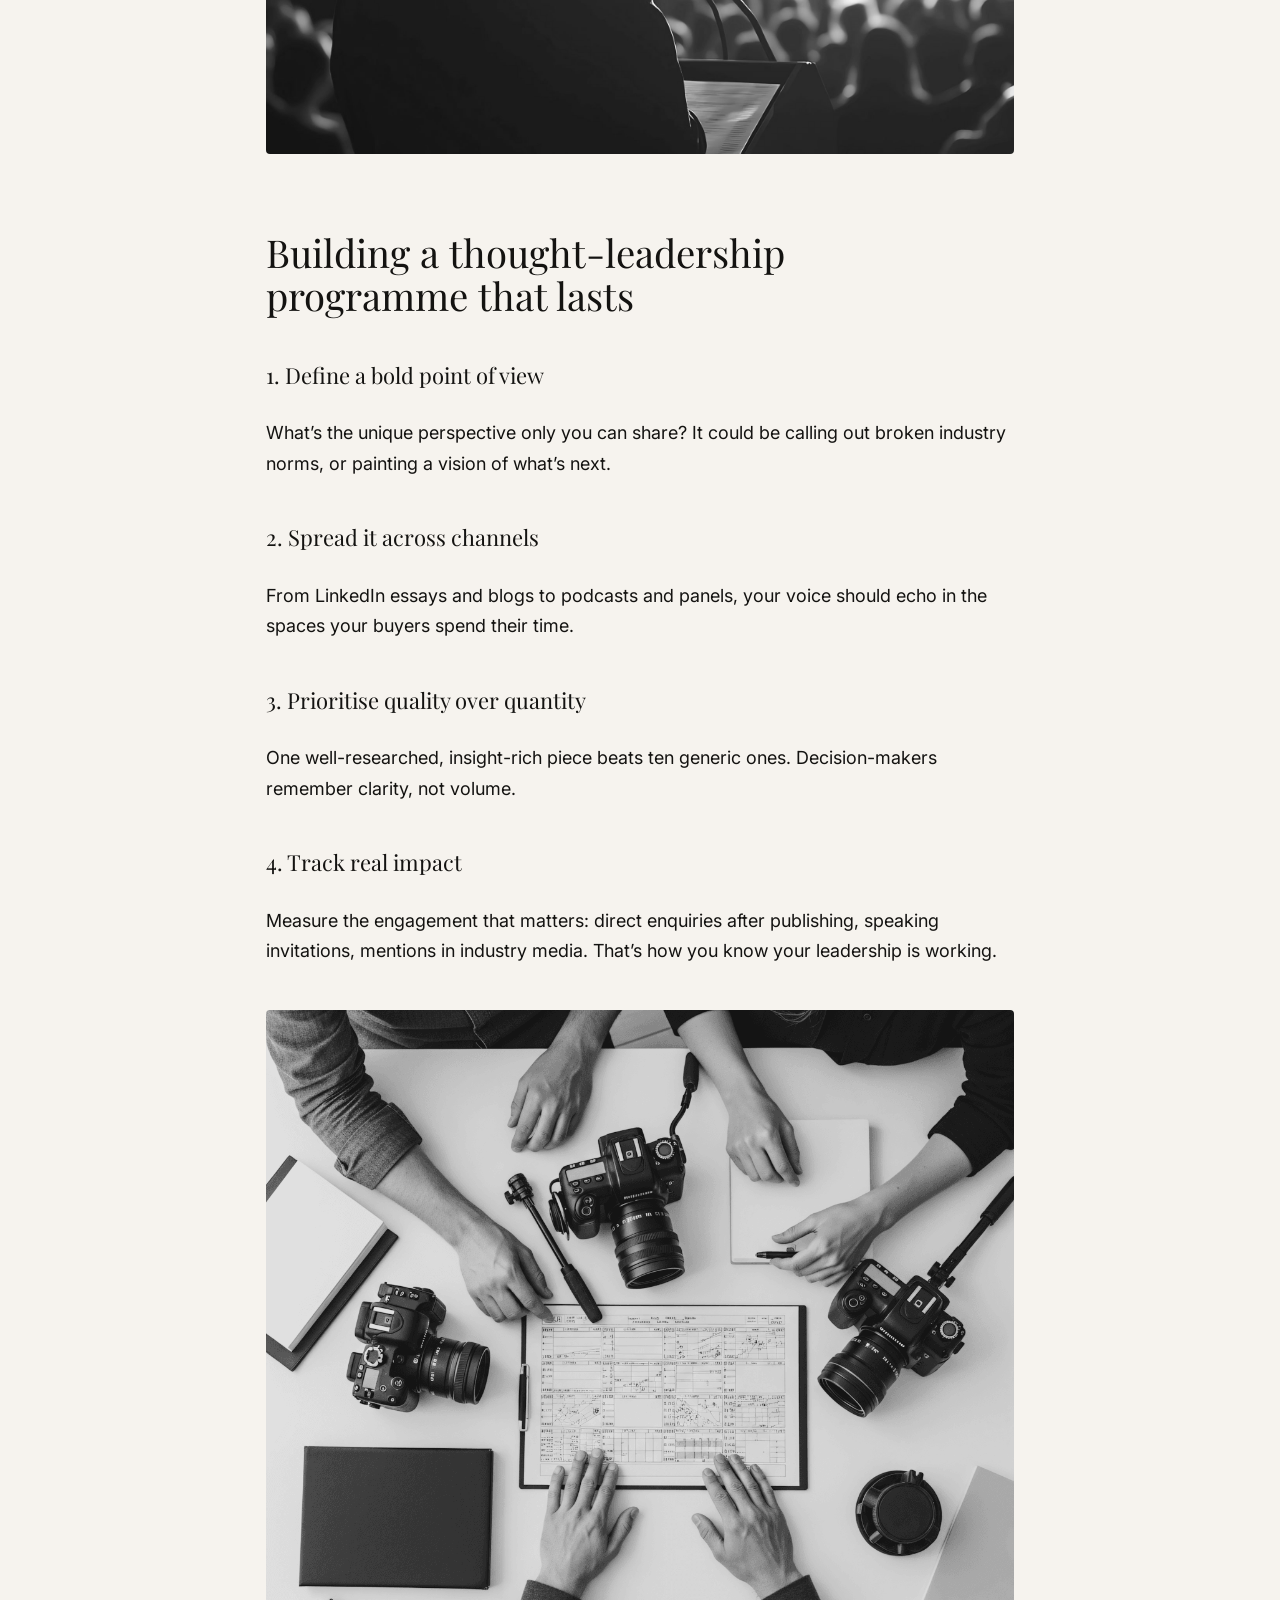
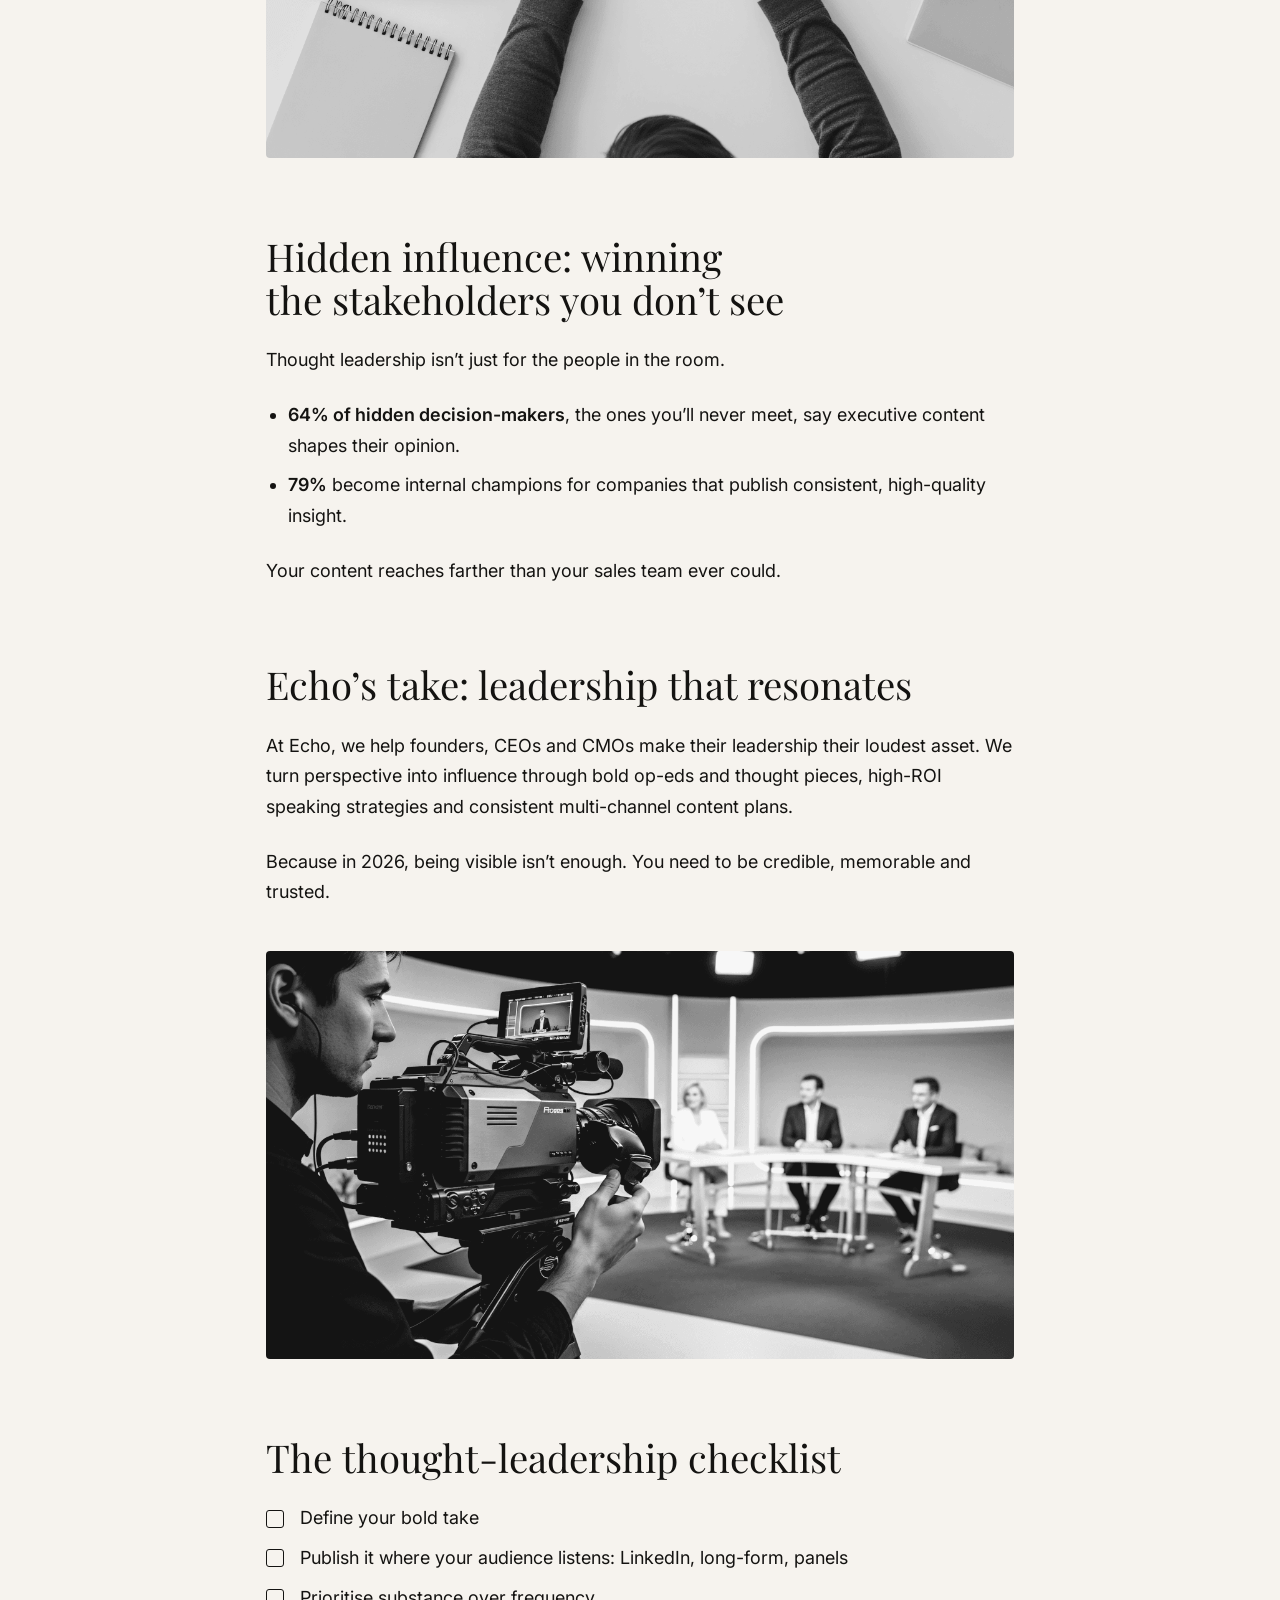
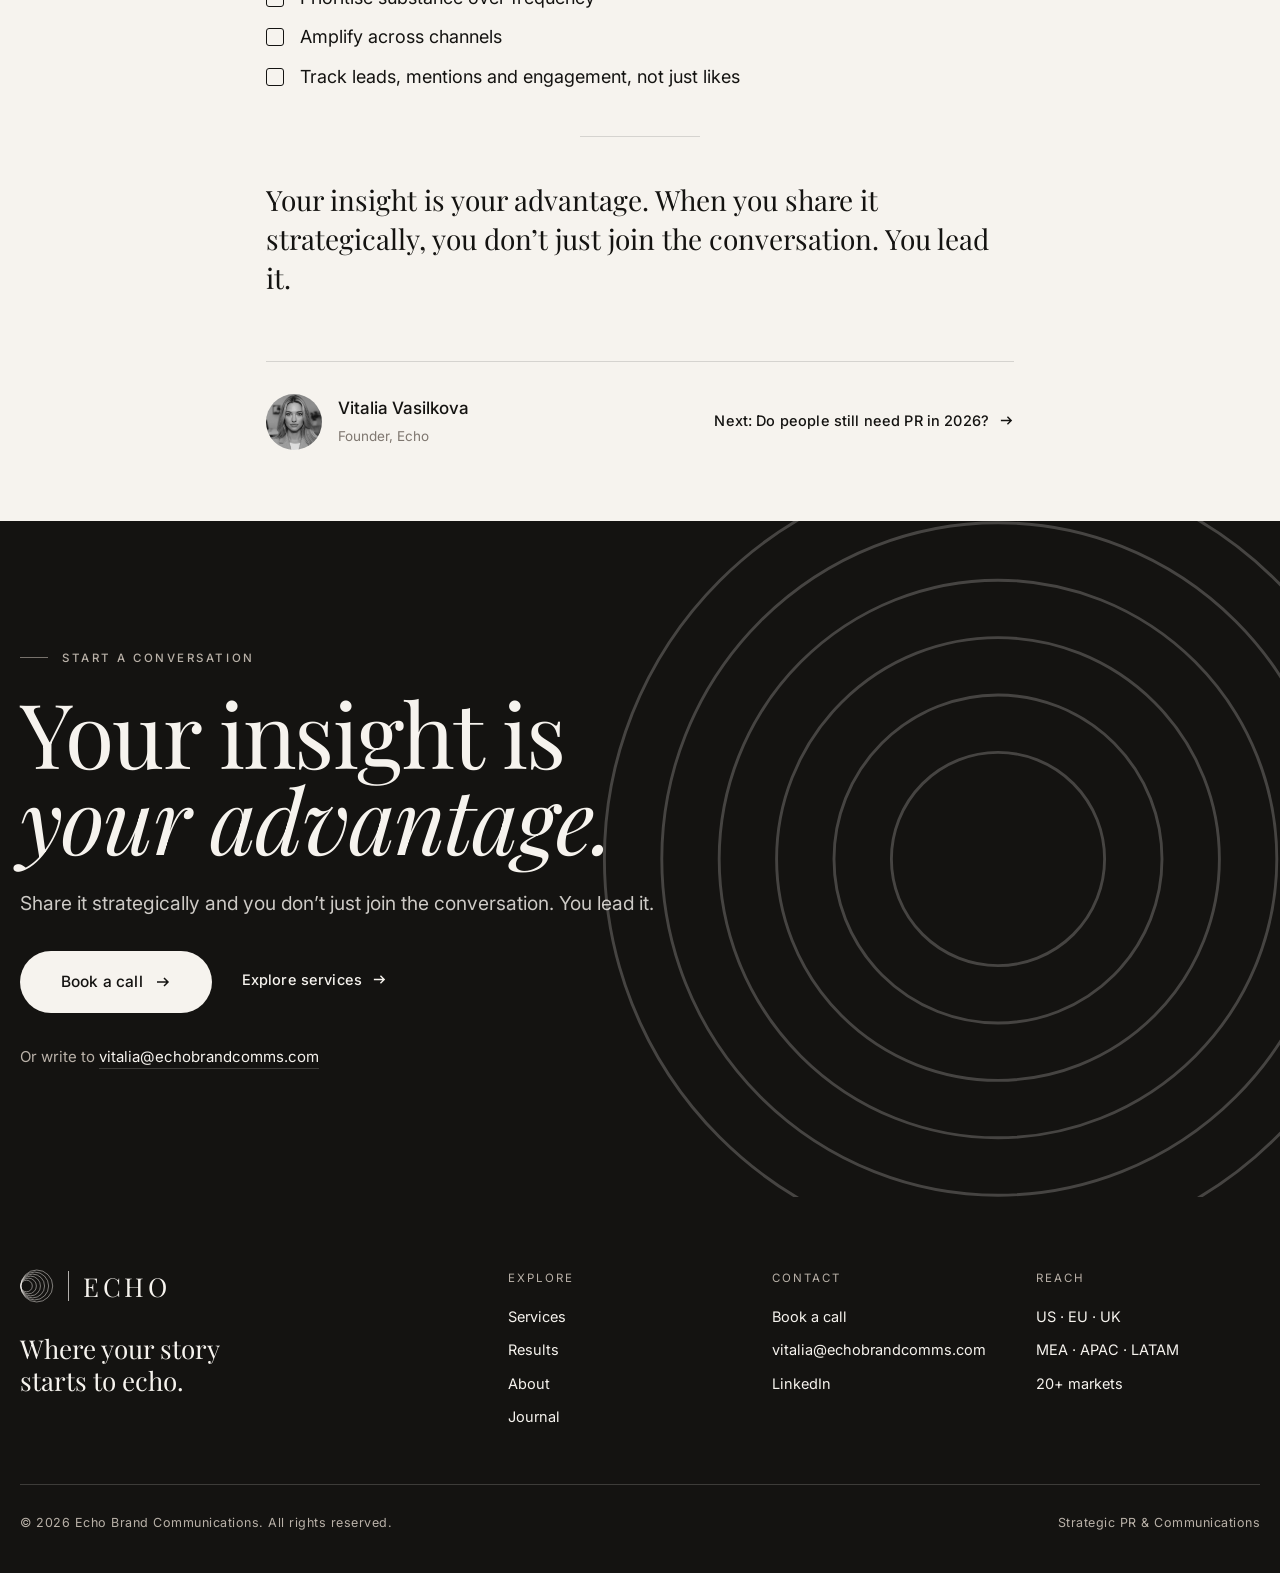
<file: blog/thought-leadership-that-drives-leads.html>
<!doctype html>
<html lang="en">
<head>
<meta charset="utf-8">
<meta name="viewport" content="width=device-width, initial-scale=1, viewport-fit=cover">
<title>Thought leadership that drives leads — Echo Journal</title>
<meta name="description" content="How executive voice can boost your brand: why thought leadership is a growth engine, and how to build a programme that lasts.">
<meta property="og:title" content="Thought leadership that drives leads — Echo Journal">
<meta property="og:description" content="How executive voice can boost your brand: why thought leadership is a growth engine, and how to build a programme that lasts.">
<meta property="og:type" content="website">
<meta property="og:image" content="https://echobrandcomms.com/assets/img/hero-still-life.jpg">
<meta name="theme-color" content="#F6F3EE">
<link rel="icon" href="../assets/img/favicon.svg" type="image/svg+xml">
<link rel="preconnect" href="https://fonts.googleapis.com">
<link rel="preconnect" href="https://fonts.gstatic.com" crossorigin>
<link rel="stylesheet" href="https://fonts.googleapis.com/css2?family=Playfair+Display:ital,wght@0,400;0,500;1,400&family=Inter:wght@400;500;600&display=swap">
<link rel="stylesheet" href="../assets/css/style.css?v=202611212330">
</head>
<body>
<header class="nav">
  <div class="nav-inner">
    <a class="brand" href="../index.html" aria-label="Echo home"><svg class="brand-mark" viewBox="0 0 100 100" width="34" height="34" fill="none" stroke="currentColor" stroke-width="1.4" aria-hidden="true"><circle cx="49.2" cy="50" r="47"/><circle cx="43.2" cy="50" r="41"/><circle cx="37.2" cy="50" r="35"/><circle cx="31.2" cy="50" r="29"/><circle cx="25.2" cy="50" r="23"/><circle cx="19.2" cy="50" r="17"/></svg><span class="brand-bar"></span><span class="brand-word">ECHO</span></a>
    <nav class="nav-links" aria-label="Primary"><a href="../services.html">Services</a><a href="../results.html">Results</a><a href="../about.html">About</a><a href="../blog/index.html" aria-current="page">Journal</a></nav>
    <div class="nav-cta">
      <a class="btn btn-dark" href="../contact.html#book">Book a call <svg viewBox="0 0 16 16" fill="none" stroke="currentColor" stroke-width="1.5" aria-hidden="true"><path d="M2 8h11M9 4l4 4-4 4"/></svg></a>
      <button class="burger" aria-expanded="false" aria-controls="menu" aria-label="Menu"><span></span></button>
    </div>
  </div>
</header>
<div class="menu" id="menu">
  <a href="../index.html">Home</a><a href="../services.html">Services</a><a href="../results.html">Results</a><a href="../about.html">About</a><a href="../blog/index.html">Journal</a><a href="../contact.html">Contact</a>
  <div class="menu-foot">
    <a href="../contact.html#book">Book a call</a>
    <a href="mailto:vitalia@echobrandcomms.com">vitalia@echobrandcomms.com</a>
  </div>
</div>

<main>
<section class="article-hero">
  <div class="wrap">
    <p class="eyebrow reveal"><a href="../blog/index.html">Journal</a></p>
    <h1 class="lines"><span class="line"><span>Thought leadership</span></span><span class="line"><span>that drives leads.</span></span></h1>
    <div class="meta reveal" data-delay="2"><span>3 May 2026</span><span>By Vitalia Vasilkova</span><span>Thought leadership</span></div>
  </div>
</section>
<section class="section--tight">
  <div class="wrap">
    <div class="article-cover reveal"><img src="../assets/img/blog/cover-thought-leadership.png" alt="A speaker silhouetted against stage lights" fetchpriority="high"></div>
  </div>
</section>
<section class="section--tight">
  <div class="wrap">
    <div class="article">
<p class="big">Let’s be honest: the world is drowning in content. And most of it says nothing. Decision-makers can tell the difference.</p>
<p>The leaders who win today aren’t louder. They’re clearer. They show up with ideas that spark trust, not just clicks.</p>
<hr>
<h2>Why thought leadership is a growth engine</h2>
<p>This isn’t about LinkedIn vanity posts. It’s about measurable impact:</p>
<ul>
  <li><strong>75% of B2B buyers</strong> say one strong piece of thought leadership made them research a product they hadn’t considered.</li>
  <li><strong>70% of C-suite executives</strong> have switched vendors after seeing more compelling ideas from a competitor.</li>
  <li><strong>99% of senior buyers</strong> say thought leadership matters, but only <strong>15%</strong> of it stands out. <em>(LinkedIn × Edelman, 2025)</em></li>
</ul>
<p>When your leadership voice is sharp, relevant and trusted, it doesn’t just get attention. It gets leads.</p>
<figure><img src="../assets/img/blog/podcast.jpg" alt="An executive recording a podcast" loading="lazy"></figure>
<h2>Why it works: trust over pitching</h2>
<p>Decision-makers don’t want another sales deck. They want insight. Thought leadership builds credibility because it:</p>
<ul>
  <li>Shows expertise without hard selling</li>
  <li>Frames your company as the one that “gets it”</li>
  <li>Gives buyers reasons to believe in you before the first call</li>
</ul>
<p class="callout">73% of executives say they trust thought-leadership content more than traditional marketing materials.</p>
<figure><img src="../assets/img/blog/podium.jpg" alt="A speaker at a podium in front of an audience" loading="lazy"></figure>
<h2>Building a thought-leadership programme that lasts</h2>
<h3>1. Define a bold point of view</h3>
<p>What’s the unique perspective only you can share? It could be calling out broken industry norms, or painting a vision of what’s next.</p>
<h3>2. Spread it across channels</h3>
<p>From LinkedIn essays and blogs to podcasts and panels, your voice should echo in the spaces your buyers spend their time.</p>
<h3>3. Prioritise quality over quantity</h3>
<p>One well-researched, insight-rich piece beats ten generic ones. Decision-makers remember clarity, not volume.</p>
<h3>4. Track real impact</h3>
<p>Measure the engagement that matters: direct enquiries after publishing, speaking invitations, mentions in industry media. That’s how you know your leadership is working.</p>
<figure><img src="../assets/img/blog/cameras.png" alt="Cameras and a production schedule on a table" loading="lazy"></figure>
<h2>Hidden influence: winning the stakeholders you don’t see</h2>
<p>Thought leadership isn’t just for the people in the room.</p>
<ul>
  <li><strong>64% of hidden decision-makers</strong>, the ones you’ll never meet, say executive content shapes their opinion.</li>
  <li><strong>79%</strong> become internal champions for companies that publish consistent, high-quality insight.</li>
</ul>
<p>Your content reaches farther than your sales team ever could.</p>
<h2>Echo’s take: leadership that resonates</h2>
<p>At Echo, we help founders, CEOs and CMOs make their leadership their loudest asset. We turn perspective into influence through bold op-eds and thought pieces, high-ROI speaking strategies and consistent multi-channel content plans.</p>
<p>Because in 2026, being visible isn’t enough. You need to be credible, memorable and trusted.</p>
<figure><img src="../assets/img/blog/tv-studio.png" alt="A television studio panel being filmed" loading="lazy"></figure>
<h2>The thought-leadership checklist</h2>
<ul class="checklist">
  <li>Define your bold take</li>
  <li>Publish it where your audience listens: LinkedIn, long-form, panels</li>
  <li>Prioritise substance over frequency</li>
  <li>Amplify across channels</li>
  <li>Track leads, mentions and engagement, not just likes</li>
</ul>
<hr>
<p class="big">Your insight is your advantage. When you share it strategically, you don’t just join the conversation. You lead it.</p>
</div>
    <div class="article-foot">
      <div class="byline"><img src="../assets/img/vitalia-portrait.jpg" alt=""><div><strong>Vitalia Vasilkova</strong><span>Founder, Echo</span></div></div>
      <a class="link" href="do-people-still-need-pr-in-2026.html">Next: Do people still need PR in 2026? <svg viewBox="0 0 16 16" fill="none" stroke="currentColor" stroke-width="1.5" aria-hidden="true"><path d="M2 8h11M9 4l4 4-4 4"/></svg></a>
    </div>
  </div>
</section>
<section class="section dark-ink cta-band">
  <svg class="rings" viewBox="0 0 100 100" aria-hidden="true"><circle cx="50" cy="50" r="48" fill="none" stroke="currentColor" stroke-width=".35"/><circle cx="50" cy="50" r="41" fill="none" stroke="currentColor" stroke-width=".35"/><circle cx="50" cy="50" r="34" fill="none" stroke="currentColor" stroke-width=".35"/><circle cx="50" cy="50" r="27" fill="none" stroke="currentColor" stroke-width=".35"/><circle cx="50" cy="50" r="20" fill="none" stroke="currentColor" stroke-width=".35"/><circle cx="50" cy="50" r="13" fill="none" stroke="currentColor" stroke-width=".35"/></svg>
  <div class="wrap">
    <p class="eyebrow">Start a conversation</p>
    <h2>Your insight is <em class="it">your advantage.</em></h2>
    <p class="lede">Share it strategically and you don’t just join the conversation. You lead it.</p>
    <div class="actions mt-2">
      <a class="btn btn-light btn-lg" href="../contact.html#book">Book a call <svg viewBox="0 0 16 16" fill="none" stroke="currentColor" stroke-width="1.5" aria-hidden="true"><path d="M2 8h11M9 4l4 4-4 4"/></svg></a>
      <a class="link" href="../services.html">Explore services <svg viewBox="0 0 16 16" fill="none" stroke="currentColor" stroke-width="1.5" aria-hidden="true"><path d="M2 8h11M9 4l4 4-4 4"/></svg></a>
    </div>
    <p class="email">Or write to <a href="mailto:vitalia@echobrandcomms.com">vitalia@echobrandcomms.com</a></p>
  </div>
</section>

</main>
<footer class="footer">
  <div class="wrap">
    <div class="footer-grid">
      <div>
        <a class="brand" href="../index.html" aria-label="Echo home"><svg class="brand-mark" viewBox="0 0 100 100" width="34" height="34" fill="none" stroke="currentColor" stroke-width="1.4" aria-hidden="true"><circle cx="49.2" cy="50" r="47"/><circle cx="43.2" cy="50" r="41"/><circle cx="37.2" cy="50" r="35"/><circle cx="31.2" cy="50" r="29"/><circle cx="25.2" cy="50" r="23"/><circle cx="19.2" cy="50" r="17"/></svg><span class="brand-bar"></span><span class="brand-word">ECHO</span></a>
        <p class="tag">Where your story starts to echo.</p>
      </div>
      <div>
        <h4>Explore</h4>
        <ul>
          <li><a href="../services.html">Services</a></li>
          <li><a href="../results.html">Results</a></li>
          <li><a href="../about.html">About</a></li>
          <li><a href="../blog/index.html">Journal</a></li>
        </ul>
      </div>
      <div>
        <h4>Contact</h4>
        <ul>
          <li><a href="../contact.html#book">Book a call</a></li>
          <li><a href="mailto:vitalia@echobrandcomms.com">vitalia@echobrandcomms.com</a></li>
          <li><a href="https://www.linkedin.com/in/vitalia-vasilkova/" rel="noopener" target="_blank">LinkedIn</a></li>
        </ul>
      </div>
      <div>
        <h4>Reach</h4>
        <ul>
          <li>US · EU · UK</li>
          <li>MEA · APAC · LATAM</li>
          <li>20+ markets</li>
        </ul>
      </div>
    </div>
    <div class="footer-bottom">
      <span>© <span data-year>2026</span> Echo Brand Communications. All rights reserved.</span>
      <span>Strategic PR &amp; Communications</span>
    </div>
  </div>
</footer>
<script src="../assets/js/main.js?v=202611212330"></script>
</body>
</html>
</file>
<file: assets/css/style.css>
/* ==========================================================================
   Echo — Strategic PR & Communications
   Layout: cinematic dark opener, warm paper editorial body, taupe contrast bands.
   Motif:  concentric "echo" rings — drawn live on canvas, echoed in UI details.
   Type:   Playfair Display (display) + Inter (text)
   ========================================================================== */

:root {
  --paper: #F6F3EE;
  --paper-2: #ECE7E0;
  --paper-3: #E1DBD2;
  --ink: #141311;
  --ink-2: #2B2826;
  --taupe: #4A4541;
  --taupe-deep: #2A2725;
  --stone: #7F7770;
  --mist: #B9B1A8;
  --line: rgba(20, 19, 17, .14);
  --line-light: rgba(246, 243, 238, .18);
  --white: #FFFFFF;

  --display: 'Playfair Display', 'Didot', 'Bodoni MT', Georgia, serif;
  --text: 'Inter', -apple-system, BlinkMacSystemFont, 'Segoe UI', Helvetica, Arial, sans-serif;

  --wrap: 1320px;
  --gutter: max(20px, env(safe-area-inset-left, 0px));
  --gutter-r: max(20px, env(safe-area-inset-right, 0px));
  --section: clamp(80px, 10vw, 150px);
  --radius: 4px;
  --ease: cubic-bezier(.2, .7, .2, 1);
  --ease-out: cubic-bezier(.16, 1, .3, 1);

  color-scheme: light;
}

*, *::before, *::after { box-sizing: border-box; }
html { -webkit-text-size-adjust: 100%; scroll-behavior: smooth; }
@media (prefers-reduced-motion: reduce) { html { scroll-behavior: auto; } }

@view-transition { navigation: auto; }
::view-transition-old(root) { animation: 260ms var(--ease) both vt-out; }
::view-transition-new(root) { animation: 420ms var(--ease-out) both vt-in; }
@keyframes vt-out { to { opacity: 0; } }
@keyframes vt-in { from { opacity: 0; transform: translateY(10px); } }

body {
  margin: 0;
  background: var(--paper);
  color: var(--ink);
  font-family: var(--text);
  font-size: 17px;
  line-height: 1.6;
  -webkit-font-smoothing: antialiased;
  overflow-x: hidden;
}
body.has-cursor, body.has-cursor a, body.has-cursor button { cursor: none; }

img, svg { max-width: 100%; display: block; }
img { height: auto; }
a { color: inherit; text-decoration: none; }
button { font: inherit; color: inherit; background: none; border: 0; cursor: pointer; padding: 0; }
h1, h2, h3, h4 { margin: 0; font-family: var(--display); font-weight: 400; text-wrap: balance; }
.num, .big, .stat .num, .why-stat .num, .mini-stats .num, .float-card .num { font-variant-numeric: lining-nums tabular-nums; }
p { margin: 0; }
ul, ol { margin: 0; padding: 0; list-style: none; }
figure, blockquote { margin: 0; }
:focus-visible { outline: 2px solid currentColor; outline-offset: 4px; }
::selection { background: var(--ink); color: var(--paper); }
.dark ::selection, .dark-ink ::selection { background: var(--paper); color: var(--ink); }

/* ---------- Layout ---------- */
.wrap { width: 100%; max-width: var(--wrap); margin-inline: auto; padding-left: var(--gutter); padding-right: var(--gutter-r); }
.section { padding-block: var(--section); }
.section--tight { padding-block: calc(var(--section) * .55); }
.dark { background: var(--taupe-deep); color: var(--paper); }
.dark-ink { background: var(--ink); color: var(--paper); }
.tone { background: var(--paper-2); }
.grid { display: grid; gap: clamp(24px, 4vw, 64px); }
.grid-2 { grid-template-columns: repeat(2, minmax(0, 1fr)); align-items: center; }
.grid-3 { grid-template-columns: repeat(3, minmax(0, 1fr)); }
.grid > * { min-width: 0; }
@media (max-width: 900px) { .grid-3 { grid-template-columns: repeat(2, minmax(0, 1fr)); } }
@media (max-width: 680px) { .grid-2, .grid-3 { grid-template-columns: minmax(0, 1fr); } }

/* ---------- Type ---------- */
.eyebrow { font-size: 11.5px; font-weight: 500; letter-spacing: .22em; text-transform: uppercase; color: var(--stone); margin-bottom: 22px; display: flex; align-items: center; gap: 14px; }
.eyebrow::before { content: ""; width: 28px; height: 1px; background: currentColor; opacity: .6; }
.dark .eyebrow, .dark-ink .eyebrow { color: var(--mist); }
.h1 { font-size: clamp(48px, 7.6vw, 112px); line-height: .96; letter-spacing: -.02em; }
.h2 { font-size: clamp(36px, 4.8vw, 68px); line-height: 1.02; letter-spacing: -.015em; }
.h3 { font-size: clamp(26px, 2.6vw, 34px); line-height: 1.15; }
.it { font-style: italic; font-weight: 400; }
.lede { font-size: clamp(18px, 1.5vw, 21px); line-height: 1.55; max-width: 36em; color: var(--ink-2); }
.dark .lede, .dark-ink .lede { color: rgba(246,243,238,.82); }
.muted { color: var(--stone); }
.center { text-align: center; }
.center .eyebrow { justify-content: center; }
.center .lede { margin-inline: auto; }
.stack { display: flex; flex-direction: column; gap: 20px; }
.u { text-decoration: underline; text-underline-offset: 4px; text-decoration-thickness: 1px; }

/* Line reveal: each .line hides its inner span until .in */
.lines .line { display: block; overflow: hidden; padding-bottom: .08em; margin-bottom: -.08em; }
.lines .line > span { display: block; transform: none; }
.js .lines .line > span { transform: translateY(110%); transition: transform 1.1s var(--ease-out); }
.js .lines.in .line > span { transform: translateY(0); }
.js .lines.in .line:nth-child(2) > span { transition-delay: .1s; }
.js .lines.in .line:nth-child(3) > span { transition-delay: .2s; }
.js .lines.in .line:nth-child(4) > span { transition-delay: .3s; }

/* ---------- Buttons ---------- */
.btn {
  display: inline-flex; align-items: center; gap: 12px;
  padding: 18px 32px; border-radius: 999px;
  font-size: 14.5px; font-weight: 500; letter-spacing: .01em; line-height: 1;
  border: 1px solid transparent; position: relative; overflow: hidden; isolation: isolate;
  transition: color .35s var(--ease), border-color .35s var(--ease), transform .4s var(--ease-out);
  white-space: nowrap; will-change: transform;
}
.btn::after { content: ""; position: absolute; inset: 0; border-radius: inherit; z-index: -1; transform: translateY(101%); transition: transform .45s var(--ease-out); }
.btn:hover::after { transform: translateY(0); }
.btn svg { width: 16px; height: 16px; transition: transform .35s var(--ease-out); }
.btn:hover svg { transform: translateX(4px); }
.btn-dark { background: var(--ink); color: var(--paper); }
.btn-dark::after { background: var(--taupe); }
.btn-light { background: var(--paper); color: var(--ink); }
.btn-light::after { background: var(--white); }
.btn-ghost { border-color: var(--line); color: var(--ink); }
.btn-ghost::after { background: var(--ink); }
.btn-ghost:hover { color: var(--paper); border-color: var(--ink); }
.dark .btn-ghost, .dark-ink .btn-ghost { border-color: var(--line-light); color: var(--paper); }
.dark .btn-ghost::after, .dark-ink .btn-ghost::after { background: var(--paper); }
.dark .btn-ghost:hover, .dark-ink .btn-ghost:hover { color: var(--ink); border-color: var(--paper); }
.btn-lg { padding: 22px 40px; font-size: 15.5px; }

.link { display: inline-flex; align-items: center; gap: 10px; font-size: 14.5px; font-weight: 500; letter-spacing: .01em; padding-bottom: 4px; background-image: linear-gradient(currentColor, currentColor); background-size: 0 1px; background-position: 0 100%; background-repeat: no-repeat; transition: background-size .4s var(--ease-out); }
.link:hover { background-size: 100% 1px; }
.link svg { width: 15px; height: 15px; transition: transform .35s var(--ease-out); }
.link:hover svg { transform: translateX(5px); }
.actions { display: flex; flex-wrap: wrap; align-items: center; gap: 18px 30px; }

/* ---------- Custom cursor ---------- */
.cursor { position: fixed; left: 0; top: 0; z-index: 100; pointer-events: none; width: 10px; height: 10px; margin: -5px 0 0 -5px; border-radius: 50%; background: var(--ink); mix-blend-mode: difference; background: #fff; transition: width .3s var(--ease-out), height .3s var(--ease-out), margin .3s var(--ease-out), opacity .3s; opacity: 0; }
.cursor-ring { position: fixed; left: 0; top: 0; z-index: 100; pointer-events: none; width: 36px; height: 36px; margin: -18px 0 0 -18px; border-radius: 50%; border: 1px solid #fff; mix-blend-mode: difference; transition: width .35s var(--ease-out), height .35s var(--ease-out), margin .35s var(--ease-out), opacity .3s, border-color .3s; opacity: 0; }
body.has-cursor .cursor, body.has-cursor .cursor-ring { opacity: 1; }
body.cursor-hover .cursor { width: 0; height: 0; margin: 0; }
body.cursor-hover .cursor-ring { width: 64px; height: 64px; margin: -32px 0 0 -32px; }
.cursor-label { position: fixed; left: 0; top: 0; z-index: 100; pointer-events: none; transform: translate(-50%, -50%); font-size: 11px; letter-spacing: .18em; text-transform: uppercase; color: #fff; mix-blend-mode: difference; opacity: 0; transition: opacity .25s; }
body.cursor-label-on .cursor-label { opacity: 1; }
body.cursor-label-on .cursor-ring { width: 96px; height: 96px; margin: -48px 0 0 -48px; }
@media (pointer: coarse) { .cursor, .cursor-ring, .cursor-label { display: none; } }

/* ---------- Preloader ---------- */
.loader { position: fixed; inset: 0; z-index: 200; background: var(--ink); color: var(--paper); display: none; align-items: center; justify-content: center; }
.js .loader { display: flex; }
.loader svg { width: 120px; height: 120px; }
.loader circle { stroke-dasharray: 320; stroke-dashoffset: 320; animation: draw 1.2s var(--ease-out) forwards; }
.loader circle:nth-child(2) { animation-delay: .08s; } .loader circle:nth-child(3) { animation-delay: .16s; }
.loader circle:nth-child(4) { animation-delay: .24s; } .loader circle:nth-child(5) { animation-delay: .32s; } .loader circle:nth-child(6) { animation-delay: .4s; }
@keyframes draw { to { stroke-dashoffset: 0; } }
.loader.done { animation: loader-out .8s var(--ease-out) forwards; }
@keyframes loader-out { to { transform: translateY(-100%); } }
.loader .word { position: absolute; bottom: 48px; font-family: var(--display); letter-spacing: .3em; font-size: 14px; opacity: 0; animation: fade-in .6s .5s forwards; }
@keyframes fade-in { to { opacity: .7; } }
@media (prefers-reduced-motion: reduce) { .js .loader { display: none; } }

/* ---------- Nav ---------- */
body::before { content: ""; position: fixed; inset: 0 0 auto; z-index: 60; height: env(safe-area-inset-top, 0px); background: var(--ink); }
.nav { position: fixed; top: env(safe-area-inset-top, 0px); left: 0; right: 0; z-index: 50; padding-left: var(--gutter); padding-right: var(--gutter-r); color: var(--ink); transition: background .4s var(--ease), box-shadow .4s var(--ease), color .4s var(--ease); }
.nav-inner { max-width: var(--wrap); margin-inline: auto; display: grid; grid-template-columns: 1fr auto 1fr; align-items: center; height: 88px; transition: height .4s var(--ease); }
.nav.on-dark { color: var(--paper); }
.nav.is-scrolled { background: rgba(246,243,238,.82); backdrop-filter: blur(16px) saturate(1.2); -webkit-backdrop-filter: blur(16px) saturate(1.2); box-shadow: 0 1px 0 var(--line); color: var(--ink); }
.nav.is-scrolled .nav-inner { height: 68px; }
.nav.is-hidden { transform: translateY(-100%); }
.nav { transition: background .4s var(--ease), box-shadow .4s var(--ease), color .4s var(--ease), transform .5s var(--ease-out); }

.brand { display: inline-flex; align-items: center; gap: 14px; color: inherit; }
.brand-mark { width: 34px; height: 34px; flex: none; }
.brand-bar { width: 1px; height: 30px; background: currentColor; opacity: .7; }
.brand-word { font-family: var(--display); font-size: 26px; letter-spacing: .14em; line-height: 1; transform: translateY(1px); }
.nav-links { display: flex; gap: 38px; justify-content: center; }
.nav-links a { font-size: 14px; font-weight: 500; letter-spacing: .02em; padding: 8px 0; position: relative; }
.nav-links a::after { content: ""; position: absolute; left: 0; right: 0; bottom: 2px; height: 1px; background: currentColor; transform: scaleX(0); transform-origin: left; transition: transform .35s var(--ease-out); }
.nav-links a:hover::after, .nav-links a[aria-current="page"]::after { transform: scaleX(1); }
.nav-cta { display: flex; justify-content: flex-end; align-items: center; gap: 12px; }
.nav-cta .btn { padding: 14px 24px; font-size: 13.5px; }
.nav.on-dark:not(.is-scrolled) .btn-dark { background: var(--paper); color: var(--ink); }
.nav.on-dark:not(.is-scrolled) .btn-dark::after { background: var(--white); }

.burger { display: none; width: 44px; height: 44px; align-items: center; justify-content: center; border-radius: 999px; }
.burger span { display: block; width: 22px; height: 1.5px; background: currentColor; position: relative; transition: background .3s; }
.burger span::before, .burger span::after { content: ""; position: absolute; left: 0; width: 100%; height: 1.5px; background: currentColor; transition: transform .35s var(--ease-out), top .35s var(--ease-out); }
.burger span::before { top: -7px; } .burger span::after { top: 7px; }
.burger[aria-expanded="true"] span { background: transparent; }
.burger[aria-expanded="true"] span::before { top: 0; transform: rotate(45deg); }
.burger[aria-expanded="true"] span::after { top: 0; transform: rotate(-45deg); }
.menu { position: fixed; inset: 0; z-index: 45; background: var(--ink); color: var(--paper); display: flex; flex-direction: column; justify-content: center; padding: 120px var(--gutter-r) 48px var(--gutter); clip-path: circle(0% at calc(100% - 40px) 44px); transition: clip-path .7s var(--ease-out); }
.menu.is-open { clip-path: circle(150% at calc(100% - 40px) 44px); }
.menu a { font-family: var(--display); font-size: clamp(38px, 9vw, 60px); line-height: 1.15; padding: 6px 0; display: block; opacity: 0; transform: translateY(16px); transition: opacity .5s var(--ease-out), transform .5s var(--ease-out); }
.menu.is-open a { opacity: 1; transform: none; }
.menu.is-open a:nth-child(2) { transition-delay: .06s; } .menu.is-open a:nth-child(3) { transition-delay: .12s; } .menu.is-open a:nth-child(4) { transition-delay: .18s; } .menu.is-open a:nth-child(5) { transition-delay: .24s; } .menu.is-open a:nth-child(6) { transition-delay: .3s; }
.menu .menu-foot { margin-top: 36px; display: flex; flex-direction: column; gap: 14px; font-size: 14px; color: var(--mist); }
.menu .menu-foot a { font-family: var(--text); font-size: 14px; color: var(--paper); opacity: 1; transform: none; }
body.menu-open { overflow: hidden; }
body.menu-open .nav { color: var(--paper); background: transparent; box-shadow: none; }
@media (max-width: 960px) { .nav-inner { grid-template-columns: auto 1fr auto; height: 72px; } .nav-links { display: none; } .nav-cta .btn { display: none; } .burger { display: inline-flex; } }

/* ---------- Hero ---------- */
.hero { position: relative; background: var(--ink); color: var(--paper); min-height: 92svh; display: flex; flex-direction: column; justify-content: flex-end; padding-top: calc(88px + clamp(60px, 8vw, 120px)); padding-bottom: clamp(72px, 7vw, 100px); overflow: hidden; }
.hero canvas { position: absolute; inset: 0; width: 100%; height: 100%; display: block; }
.hero .wrap { position: relative; }
.hero .eyebrow { color: var(--mist); }
.hero h1 { font-size: clamp(52px, 9.2vw, 150px); line-height: .94; letter-spacing: -.025em; margin-bottom: 36px; max-width: 11ch; }
.hero h1 .it { color: var(--mist); }
.hero-foot { display: grid; grid-template-columns: minmax(0, 1.2fr) minmax(0, 1fr); gap: 32px 64px; align-items: end; }
.hero .lede { color: rgba(246,243,238,.78); }
.hero-right { display: flex; flex-direction: column; gap: 28px; align-items: flex-start; }
.rotator { font-family: var(--display); font-style: italic; font-size: clamp(22px, 2.4vw, 34px); line-height: 1.2; min-height: 1.3em; position: relative; color: var(--paper); }
.rotator span { position: absolute; left: 0; top: 0; opacity: 0; transform: translateY(12px); transition: opacity .6s var(--ease-out), transform .6s var(--ease-out); white-space: nowrap; }
.rotator span.on { opacity: 1; transform: none; }
.hero-reach { display: flex; flex-wrap: wrap; gap: 8px 20px; font-size: 11.5px; letter-spacing: .2em; text-transform: uppercase; color: var(--mist); }
.hero-reach span + span::before { content: "·"; margin-right: 20px; opacity: .5; }
.hero-hint { position: absolute; right: var(--gutter-r); bottom: 28px; display: flex; align-items: center; gap: 12px; font-size: 11px; letter-spacing: .2em; text-transform: uppercase; color: var(--mist); opacity: .8; }
.hero-hint i { width: 36px; height: 36px; border-radius: 50%; border: 1px solid var(--mist); position: relative; }
.hero-hint i::before { content: ""; position: absolute; inset: 0; border-radius: 50%; border: 1px solid var(--mist); animation: pulse 2.2s var(--ease-out) infinite; }
@keyframes pulse { to { transform: scale(2); opacity: 0; } }
@media (max-width: 900px) { .hero-foot { grid-template-columns: minmax(0, 1fr); } .hero { min-height: 0; padding-top: calc(72px + 64px); } .hero-hint { display: none; } }
@media (pointer: coarse) { .hero-hint { display: none; } }

/* ---------- Logo strips & marquee ---------- */
.strip-head { display: flex; align-items: center; gap: 20px; margin-bottom: 30px; font-size: 11.5px; letter-spacing: .2em; text-transform: uppercase; color: var(--stone); }
.strip-head::after { content: ""; flex: 1; height: 1px; background: var(--line); }
.dark .strip-head, .dark-ink .strip-head { color: var(--mist); }
.dark .strip-head::after, .dark-ink .strip-head::after { background: var(--line-light); }
.marquee { overflow: hidden; -webkit-mask-image: linear-gradient(90deg, transparent, #000 10%, #000 90%, transparent); mask-image: linear-gradient(90deg, transparent, #000 10%, #000 90%, transparent); }
.marquee-track { display: flex; gap: clamp(56px, 7vw, 120px); width: max-content; animation: marquee 44s linear infinite; align-items: center; }
.marquee:hover .marquee-track { animation-play-state: paused; }
.marquee-track img { height: 30px; width: auto; flex: none; }
@keyframes marquee { to { transform: translateX(-50%); } }
@media (prefers-reduced-motion: reduce) { .marquee { mask-image: none; -webkit-mask-image: none; } .marquee-track { animation: none; width: auto; flex-wrap: wrap; justify-content: center; gap: 28px 48px; } .marquee-track .dup { display: none !important; } }
.logo-img { filter: grayscale(1) contrast(1.05); opacity: .7; transition: opacity .3s, filter .3s; }
.logo-img:hover { opacity: 1; filter: grayscale(0); }
.dark .logo-img, .dark-ink .logo-img { filter: brightness(0) invert(1); opacity: .85; }
.dark .logo-img:hover, .dark-ink .logo-img:hover { opacity: 1; filter: brightness(0) invert(1); }
.logo-grid { display: grid; grid-template-columns: repeat(7, minmax(0, 1fr)); gap: 24px 36px; align-items: center; }
.logo-grid div { display: flex; align-items: center; justify-content: center; height: 64px; }
.logo-grid img { max-height: 40px; width: auto; max-width: 150px; }
@media (max-width: 960px) { .logo-grid { grid-template-columns: repeat(4, minmax(0, 1fr)); } }
@media (max-width: 560px) { .logo-grid { grid-template-columns: repeat(2, minmax(0, 1fr)); } .logo-grid img { max-height: 32px; } }

/* ---------- Why / sticky stats ---------- */
.why { display: grid; grid-template-columns: minmax(0, 5fr) minmax(0, 6fr); gap: clamp(40px, 6vw, 120px); align-items: start; }
.why .sticky { position: sticky; top: 120px; }
.why-stats { display: flex; flex-direction: column; border-top: 1px solid var(--line-light); }
.why-stat { display: grid; grid-template-columns: minmax(0, 1fr) minmax(0, 1.4fr); gap: 24px; padding: 44px 0; border-bottom: 1px solid var(--line-light); align-items: center; }
.why-stat .num { font-family: var(--display); font-size: clamp(64px, 8vw, 120px); line-height: .9; letter-spacing: -.03em; font-variant-numeric: tabular-nums; }
.why-stat .num sup { font-size: .4em; vertical-align: top; margin-left: .04em; }
.why-stat p { font-size: 16px; line-height: 1.55; color: rgba(246,243,238,.85); }
.why-stat .src { display: block; font-size: 12px; letter-spacing: .06em; color: var(--mist); margin-top: 10px; }
@media (max-width: 900px) { .why { grid-template-columns: minmax(0, 1fr); } .why .sticky { position: static; } .why-stat { grid-template-columns: minmax(0, 1fr); gap: 10px; padding: 32px 0; } }

/* ---------- Services tile grid ---------- */
.tiles { display: grid; grid-template-columns: repeat(5, minmax(0, 1fr)); gap: 1px; background: var(--line); border: 1px solid var(--line); }
.tile {
  position: relative; display: flex; flex-direction: column; justify-content: space-between; gap: 28px;
  min-height: 320px; padding: 24px 22px 22px; background: var(--paper); color: var(--ink);
  overflow: hidden; isolation: isolate;
}
.tile::before { /* ink flood rising from the bottom */
  content: ""; position: absolute; inset: 0; background: var(--ink); z-index: -1;
  transform: translateY(101%); transition: transform .6s var(--ease-out);
}
.tile::after { /* echo ring */
  content: ""; position: absolute; right: -34%; bottom: -34%; width: 90%; aspect-ratio: 1; border-radius: 50%;
  border: 1px solid rgba(246,243,238,.16); box-shadow: 0 0 0 28px rgba(246,243,238,0), 0 0 0 56px rgba(246,243,238,0);
  opacity: 0; transform: scale(.6); transition: opacity .5s .1s, transform .9s var(--ease-out), box-shadow .9s var(--ease-out); z-index: -1; pointer-events: none;
}
.tile-head { display: flex; justify-content: space-between; align-items: flex-start; }
.tile .n { font-family: var(--display); font-size: 14px; color: var(--stone); letter-spacing: .08em; transition: color .4s; }
.tile .arrow { width: 36px; height: 36px; border: 1px solid var(--line); border-radius: 50%; display: grid; place-items: center; transition: background .4s, color .4s, border-color .4s, transform .5s var(--ease-out); }
.tile .arrow svg { width: 14px; height: 14px; }
.tile-body { position: relative; }
.tile h3 { font-size: clamp(20px, 1.55vw, 24px); line-height: 1.12; transition: transform .55s var(--ease-out), color .4s; }
.tile .tag { font-family: var(--display); font-style: italic; font-size: 16px; color: var(--stone); margin-top: 8px; transition: opacity .3s, transform .5s var(--ease-out), color .4s; }
.tile .more {
  position: absolute; left: 0; right: 0; top: 100%; margin-top: 12px;
  font-size: 13.5px; line-height: 1.55; color: var(--mist);
  opacity: 0; transform: translateY(14px); transition: opacity .45s .12s, transform .6s .08s var(--ease-out);
}
.tile.is-on, .tile:hover { color: var(--paper); }
.tile.is-on::before, .tile:hover::before { transform: translateY(0); }
.tile.is-on::after, .tile:hover::after { opacity: 1; transform: scale(1); box-shadow: 0 0 0 28px rgba(246,243,238,.05), 0 0 0 56px rgba(246,243,238,.03); }
.tile.is-on .n, .tile:hover .n, .tile.is-on .tag, .tile:hover .tag { color: var(--mist); }
.tile.is-on .arrow, .tile:hover .arrow { background: var(--paper); color: var(--ink); border-color: var(--paper); transform: rotate(-45deg); }
@media (pointer: fine) { .tile.is-on .tile-body, .tile:hover .tile-body { transform: translateY(calc(-1 * var(--lift, 0px))); } }
.tile-body { transition: transform .6s var(--ease-out); }
.tile.is-on .tag, .tile:hover .tag { opacity: 0; transform: translateY(-6px); }
.tile.is-on .more, .tile:hover .more { opacity: 1; transform: none; }
.tile:focus-visible { outline: 2px solid var(--ink); outline-offset: -4px; }
@media (max-width: 1100px) { .tiles { grid-template-columns: repeat(3, minmax(0, 1fr)); } .tile:nth-last-child(1) { grid-column: span 1; } }
@media (max-width: 760px) { .tiles { grid-template-columns: repeat(2, minmax(0, 1fr)); } .tile { min-height: 250px; padding: 22px 20px 20px; } .tile h3 { font-size: 20px; } .tile .more { font-size: 13.5px; } }
@media (max-width: 460px) { .tiles { grid-template-columns: minmax(0, 1fr); } .tile { min-height: 0; gap: 22px; } }
@media (pointer: coarse) {
  .tile .tile-body { transform: none !important; }
  .tile .more { position: static; margin-top: 0; max-height: 0; overflow: hidden; opacity: 0; transform: none; transition: max-height .5s var(--ease-out), opacity .4s, margin-top .4s; }
  .tile.is-on .tag { display: none; }
  .tile.is-on .more { max-height: 240px; opacity: 1; margin-top: 10px; }
  .tile:hover:not(.is-on) { color: var(--ink); }
  .tile:hover:not(.is-on)::before { transform: translateY(101%); }
  .tile:hover:not(.is-on)::after { opacity: 0; }
  .tile:hover:not(.is-on) .arrow { background: none; color: inherit; border-color: var(--line); transform: none; }
  .tile:hover:not(.is-on) .n, .tile:hover:not(.is-on) .tag { color: var(--stone); }
  .tile:hover:not(.is-on) .tag { opacity: 1; transform: none; }
}
@media (prefers-reduced-motion: reduce) { .tile, .tile::before, .tile::after, .tile *, .tile .more { transition: none !important; } }

/* Services page cards */
.svc-cards { display: grid; grid-template-columns: repeat(2, minmax(0, 1fr)); gap: 1px; background: var(--line); border: 1px solid var(--line); }
.svc-card { background: var(--paper); padding: clamp(28px, 3.5vw, 52px); display: grid; gap: 22px; position: relative; overflow: hidden; }
.svc-card .thumb { width: 100%; aspect-ratio: 16 / 9; object-fit: cover; border-radius: var(--radius); background: var(--paper-3); filter: grayscale(1) contrast(1.05); transition: filter .5s, transform 1s var(--ease-out); }
.svc-card:hover .thumb { filter: grayscale(.2); transform: scale(1.02); }
.svc-card .n { font-family: var(--display); font-size: 14px; color: var(--stone); letter-spacing: .08em; }
.svc-card h3 { font-size: clamp(26px, 2.6vw, 34px); line-height: 1.12; }
.svc-card .tag { font-family: var(--display); font-style: italic; font-size: 19px; color: var(--ink-2); }
.svc-card p { font-size: 15.5px; color: var(--stone); line-height: 1.6; max-width: 46em; }
@media (max-width: 820px) { .svc-cards { grid-template-columns: minmax(0, 1fr); } }

/* ---------- Process ---------- */
.process { display: grid; grid-template-columns: repeat(5, minmax(0, 1fr)); gap: 1px; background: var(--line-light); border: 1px solid var(--line-light); }
.step { padding: 32px 26px 36px; background: var(--taupe-deep); min-height: 280px; display: flex; flex-direction: column; gap: 14px; transition: background .4s; }
.step:hover { background: var(--ink); }
.step .n { font-family: var(--display); font-size: 44px; line-height: 1; color: var(--mist); }
.step h3 { font-size: 22px; line-height: 1.2; margin-top: auto; }
.step p { font-size: 14px; color: var(--mist); line-height: 1.55; }
@media (max-width: 1100px) { .process { grid-template-columns: repeat(3, minmax(0, 1fr)); } }
@media (max-width: 680px) { .process { grid-template-columns: minmax(0, 1fr); } .step { min-height: 0; } }

/* ---------- Split ---------- */
.split { display: grid; grid-template-columns: minmax(0, 1fr) minmax(0, 1fr); gap: clamp(32px, 6vw, 110px); align-items: center; }
.figure { position: relative; }
.figure .frame { border-radius: var(--radius); overflow: hidden; background: var(--paper-3); position: relative; }
.figure img { width: 100%; height: 100%; object-fit: cover; }
.figure [data-parallax] { will-change: transform; transform: scale(1.12); }
.frame-tall { aspect-ratio: 4 / 5; }
.frame-wide { aspect-ratio: 16 / 11; }
.figure .caption { position: absolute; left: 20px; bottom: 20px; right: 20px; display: flex; justify-content: space-between; gap: 12px; font-size: 11.5px; letter-spacing: .16em; text-transform: uppercase; color: rgba(246,243,238,.85); }
.figure .ring { position: absolute; right: -40px; top: -40px; width: 180px; height: 180px; pointer-events: none; color: var(--ink); opacity: .9; }
.dark .figure .ring, .dark-ink .figure .ring { color: var(--paper); }
@media (max-width: 860px) { .split { grid-template-columns: minmax(0, 1fr); } .figure { order: -1; max-width: 560px; } .figure .ring { right: -16px; top: -24px; width: 120px; height: 120px; } }
.mini-stats { display: grid; grid-template-columns: repeat(2, minmax(0, 1fr)); gap: 24px 32px; margin-top: 40px; padding-top: 32px; border-top: 1px solid var(--line); }
.mini-stats .num { font-family: var(--display); font-size: 42px; line-height: 1; margin-bottom: 6px; font-variant-numeric: tabular-nums; }
.mini-stats p { font-size: 13.5px; color: var(--stone); line-height: 1.5; }
.dark .mini-stats, .dark-ink .mini-stats { border-color: var(--line-light); } .dark .mini-stats p, .dark-ink .mini-stats p { color: var(--mist); }

/* ---------- Awards ---------- */
.awards-band { position: relative; overflow: hidden; }
.awards-band .bg { position: absolute; inset: 0; }
.awards-band .bg img { width: 100%; height: 100%; object-fit: cover; object-position: 50% 30%; opacity: .5; filter: grayscale(1); transform: scale(1.1); }
.awards-band .bg::after { content: ""; position: absolute; inset: 0; background: linear-gradient(180deg, rgba(20,19,17,.6), rgba(20,19,17,.8) 60%, var(--ink)); }
.awards-band .wrap { position: relative; }
.badges { display: flex; flex-wrap: wrap; justify-content: center; gap: clamp(14px, 2vw, 28px); margin-top: 52px; }
.badge { width: clamp(104px, 11vw, 150px); aspect-ratio: 1; border-radius: 50%; border: 1px solid rgba(246,243,238,.45); display: grid; place-items: center; padding: clamp(18px, 2vw, 28px); position: relative; transition: border-color .3s, background .3s, transform .5s var(--ease-out); }
.badge::before { content: ""; position: absolute; inset: -1px; border-radius: 50%; border: 1px solid rgba(246,243,238,.6); opacity: 0; transform: scale(1); }
.badge:hover { border-color: var(--paper); background: rgba(246,243,238,.06); transform: translateY(-4px); }
.badge:hover::before { animation: pulse 1.4s var(--ease-out) infinite; opacity: 1; }
.badge img { width: 100%; height: 100%; object-fit: contain; filter: brightness(0) invert(1); }
.awards-grid { display: grid; grid-template-columns: repeat(5, minmax(0, 1fr)); gap: 24px; align-items: center; }
.awards-grid div { display: grid; place-items: center; height: 100px; }
.awards-grid img { max-height: 76px; width: auto; max-width: 150px; filter: grayscale(1); opacity: .8; transition: filter .3s, opacity .3s; }
.awards-grid img:hover { filter: none; opacity: 1; }
@media (max-width: 900px) { .awards-grid { grid-template-columns: repeat(3, minmax(0, 1fr)); } }
@media (max-width: 560px) { .awards-grid { grid-template-columns: repeat(2, minmax(0, 1fr)); } }

/* ---------- Big stats ---------- */
.stats { display: grid; grid-template-columns: repeat(4, minmax(0, 1fr)); border-top: 1px solid var(--line); }
.stat { padding: 36px 32px 36px 0; border-bottom: 1px solid var(--line); }
.stat + .stat { padding-left: 32px; border-left: 1px solid var(--line); }
.stat .num { font-family: var(--display); font-size: clamp(54px, 5.6vw, 84px); line-height: 1; letter-spacing: -.02em; margin-bottom: 14px; font-variant-numeric: tabular-nums; }
.stat .num sup { font-size: .45em; vertical-align: top; margin-left: .05em; }
.stat p { font-size: 15px; line-height: 1.5; max-width: 24em; color: var(--ink-2); }
.dark .stats, .dark-ink .stats { border-color: var(--line-light); } .dark .stat, .dark-ink .stat { border-color: var(--line-light); } .dark .stat p, .dark-ink .stat p { color: rgba(246,243,238,.82); }
@media (max-width: 960px) { .stats { grid-template-columns: repeat(2, minmax(0, 1fr)); } .stat:nth-child(3) { padding-left: 0; border-left: 0; } }
@media (max-width: 560px) { .stats { grid-template-columns: minmax(0, 1fr); } .stat + .stat { padding-left: 0; border-left: 0; } }

/* ---------- Horizontal case rail ---------- */
.rail { position: relative; }
.rail-sticky { position: sticky; top: 0; height: 100svh; display: flex; align-items: center; overflow: hidden; }
.rail-track { display: flex; gap: clamp(20px, 2.5vw, 40px); padding-left: var(--gutter); padding-right: var(--gutter-r); will-change: transform; }
.rail-head { flex: none; width: min(520px, 70vw); display: flex; flex-direction: column; justify-content: center; gap: 20px; padding-right: 40px; }
.case { flex: none; width: min(560px, 78vw); background: var(--ink); color: var(--paper); border-radius: var(--radius); padding: clamp(28px, 3vw, 44px); display: flex; flex-direction: column; gap: 18px; min-height: min(560px, 72svh); position: relative; overflow: hidden; }
.case::before { content: ""; position: absolute; right: -30%; top: -30%; width: 80%; aspect-ratio: 1; border-radius: 50%; border: 1px solid rgba(246,243,238,.12); }
.case::after { content: ""; position: absolute; right: -22%; top: -22%; width: 64%; aspect-ratio: 1; border-radius: 50%; border: 1px solid rgba(246,243,238,.12); }
.case .kicker { font-size: 11.5px; letter-spacing: .18em; text-transform: uppercase; color: var(--mist); }
.case h3 { font-size: clamp(30px, 3vw, 44px); }
.case .big { font-family: var(--display); font-size: clamp(56px, 6vw, 96px); line-height: 1; letter-spacing: -.02em; margin-top: 12px; font-variant-numeric: tabular-nums; }
.case .big small { display: block; font-family: var(--text); font-size: 13px; letter-spacing: .04em; color: var(--mist); margin-top: 12px; }
.case ul { display: flex; flex-direction: column; gap: 10px; font-size: 14.5px; color: rgba(246,243,238,.82); margin-top: auto; padding-top: 18px; border-top: 1px solid var(--line-light); }
.case li { padding-left: 18px; position: relative; }
.case li::before { content: ""; position: absolute; left: 0; top: .7em; width: 8px; height: 1px; background: var(--mist); }
.case--alt { background: var(--taupe-deep); }
.rail-end { flex: none; width: var(--gutter-r); }
.rail-progress { position: absolute; left: var(--gutter); right: var(--gutter-r); bottom: 32px; height: 1px; background: var(--line); }
.rail-progress i { display: block; height: 100%; width: 0; background: var(--ink); transition: width .1s linear; }
@media (max-width: 900px), (pointer: coarse) {
  .rail-sticky { position: static; height: auto; overflow: visible; display: block; }
  .rail-track { flex-direction: column; transform: none !important; padding-block: var(--section); }
  .rail-head { width: auto; padding-right: 0; }
  .case { width: auto; min-height: 0; }
  .rail-progress, .rail-end { display: none; }
}

/* ---------- Testimonial carousel ---------- */
.carousel { position: relative; }
.carousel-viewport { overflow: hidden; cursor: grab; }
.carousel-viewport:active { cursor: grabbing; }
.carousel-track { display: flex; transition: transform .7s var(--ease-out); will-change: transform; }
.carousel-track.dragging { transition: none; }
.slide { flex: none; width: 100%; display: grid; grid-template-columns: minmax(0, 1fr); gap: 28px; padding-right: clamp(0px, 8vw, 160px); }
.slide blockquote { margin: 0; font-family: var(--display); font-size: clamp(26px, 3.4vw, 50px); line-height: 1.2; letter-spacing: -.01em; text-wrap: balance; }
.slide blockquote::before { content: "“"; display: block; font-size: 1.6em; line-height: .6; margin-bottom: .2em; color: var(--mist); }
.slide figcaption { font-size: 14px; color: var(--mist); line-height: 1.5; }
.slide figcaption strong { display: block; color: var(--paper); font-weight: 500; font-size: 15px; }
.carousel-nav { display: flex; align-items: center; gap: 24px; margin-top: 48px; }
.carousel-btn { width: 52px; height: 52px; border: 1px solid var(--line-light); border-radius: 50%; display: grid; place-items: center; transition: background .3s, color .3s, border-color .3s; }
.carousel-btn:hover { background: var(--paper); color: var(--ink); border-color: var(--paper); }
.carousel-btn svg { width: 18px; height: 18px; }
.carousel-count { font-family: var(--display); font-size: 16px; letter-spacing: .1em; font-variant-numeric: tabular-nums; color: var(--mist); }
.carousel-bar { flex: 1; height: 1px; background: var(--line-light); position: relative; max-width: 320px; }
.carousel-bar i { position: absolute; left: 0; top: 0; height: 100%; background: var(--paper); width: 0; transition: width .6s var(--ease-out); }

/* ---------- Quotes grid (results page) ---------- */
.quotes { display: grid; grid-template-columns: repeat(3, minmax(0, 1fr)); gap: 1px; background: var(--line); border: 1px solid var(--line); }
.quote { background: var(--paper); padding: clamp(28px, 3vw, 40px); display: flex; flex-direction: column; gap: 26px; min-height: 300px; transition: background .4s; }
.quote:hover { background: var(--paper-2); }
.quote .mark { font-family: var(--display); font-size: 64px; line-height: .5; color: var(--mist); height: 24px; }
.quote blockquote { margin: 0; font-family: var(--display); font-size: clamp(19px, 1.6vw, 22px); line-height: 1.4; flex: 1; }
.quote figcaption { font-size: 13px; line-height: 1.5; color: var(--stone); }
.quote figcaption strong { display: block; color: var(--ink); font-weight: 500; }
.quote--feature { grid-column: span 2; background: var(--paper-2); }
.quote--feature blockquote { font-size: clamp(22px, 2.2vw, 30px); }
@media (max-width: 960px) { .quotes { grid-template-columns: repeat(2, minmax(0, 1fr)); } }
@media (max-width: 640px) { .quotes { grid-template-columns: minmax(0, 1fr); } .quote--feature { grid-column: auto; } .quote { min-height: 0; } }

/* ---------- FAQ ---------- */
.faq { border-top: 1px solid var(--line); }
.faq details { border-bottom: 1px solid var(--line); }
.faq summary { list-style: none; cursor: pointer; display: flex; justify-content: space-between; align-items: center; gap: 24px; padding: 26px 0; font-family: var(--display); font-size: clamp(20px, 2vw, 26px); line-height: 1.25; }
.faq summary::-webkit-details-marker { display: none; }
.faq summary .plus { width: 36px; height: 36px; flex: none; border: 1px solid var(--line); border-radius: 50%; position: relative; transition: transform .4s var(--ease-out), background .3s, border-color .3s; }
.faq summary .plus::before, .faq summary .plus::after { content: ""; position: absolute; top: 50%; left: 50%; background: currentColor; transform: translate(-50%, -50%); }
.faq summary .plus::before { width: 12px; height: 1px; } .faq summary .plus::after { width: 1px; height: 12px; }
.faq details[open] summary .plus { transform: rotate(45deg); background: var(--ink); color: var(--paper); border-color: var(--ink); }
.faq .answer { padding: 0 0 30px; max-width: 64ch; color: var(--ink-2); font-size: 16px; line-height: 1.65; }
.faq .answer a { text-decoration: underline; text-underline-offset: 3px; }

/* ---------- CTA band ---------- */
.cta-band { position: relative; overflow: hidden; }
.cta-band .rings { position: absolute; right: -10%; top: 50%; transform: translateY(-50%); width: min(70vw, 820px); aspect-ratio: 1; pointer-events: none; color: var(--paper); opacity: .22; }
.cta-band .rings circle { transform-origin: 50% 50%; animation: ring-breathe 6s var(--ease) infinite alternate; }
.cta-band .rings circle:nth-child(2) { animation-delay: -1s; } .cta-band .rings circle:nth-child(3) { animation-delay: -2s; } .cta-band .rings circle:nth-child(4) { animation-delay: -3s; } .cta-band .rings circle:nth-child(5) { animation-delay: -4s; } .cta-band .rings circle:nth-child(6) { animation-delay: -5s; }
@keyframes ring-breathe { from { transform: scale(.96); } to { transform: scale(1.04); } }
.cta-band .wrap { position: relative; }
.cta-band h2 { font-size: clamp(44px, 7vw, 110px); line-height: .96; letter-spacing: -.02em; margin-bottom: 28px; max-width: 11ch; }
.cta-band .email { font-size: 15px; color: var(--mist); margin-top: 32px; }
.cta-band .email a { color: var(--paper); border-bottom: 1px solid var(--line-light); padding-bottom: 2px; }
.cta-band .email a:hover { border-color: var(--paper); }
@media (prefers-reduced-motion: reduce) { .cta-band .rings circle, .hero-hint i::before, .badge:hover::before { animation: none; } }

/* ---------- Inner page hero ---------- */
.page-hero { padding-top: calc(88px + clamp(56px, 8vw, 110px)); padding-bottom: clamp(40px, 5vw, 80px); position: relative; overflow: hidden; }
.page-hero h1 { font-size: clamp(46px, 7.4vw, 120px); line-height: .96; letter-spacing: -.02em; margin-bottom: 28px; max-width: 12ch; }
.page-hero .lede { max-width: 40em; }
.dark-ink .page-hero .lede, .page-hero.dark-ink .lede { color: rgba(246,243,238,.82); }
.split-hero { display: grid; grid-template-columns: minmax(0, 7fr) minmax(0, 5fr); gap: clamp(32px, 5vw, 80px); align-items: end; }
.page-hero .ghost { position: absolute; right: -6%; top: 10%; width: min(50vw, 560px); aspect-ratio: 1; color: currentColor; opacity: .12; pointer-events: none; }
@media (max-width: 860px) { .split-hero { grid-template-columns: minmax(0, 1fr); } .split-hero .figure { order: -1; max-width: 420px; } .page-hero .ghost { width: 60vw; right: -20%; top: 0; } }

/* ---------- Press wall ---------- */
.press-wall { display: grid; grid-template-columns: repeat(6, minmax(0, 1fr)); gap: 1px; background: var(--line); border: 1px solid var(--line); }
.press-wall div { background: var(--paper); height: 116px; display: grid; place-items: center; padding: 24px; transition: background .3s; }
.press-wall div:hover { background: var(--paper-2); }
.press-wall img { max-height: 36px; width: auto; max-width: 100%; }
.press-wall .wm { font-family: var(--display); font-size: 17px; line-height: 1.05; text-align: center; letter-spacing: .02em; color: var(--ink); opacity: .7; }
@media (max-width: 900px) { .press-wall { grid-template-columns: repeat(3, minmax(0, 1fr)); } }
@media (max-width: 520px) { .press-wall { grid-template-columns: repeat(2, minmax(0, 1fr)); } .press-wall div { height: 90px; } }

/* ---------- Press card ---------- */
.press-card { background: var(--white); color: var(--ink); border-radius: var(--radius); overflow: hidden; box-shadow: 0 50px 90px -40px rgba(20,19,17,.45); transform: rotate(-2deg); transition: transform .6s var(--ease-out); }
.press-card:hover { transform: rotate(0deg) scale(1.02); }
.press-card img { width: 100%; }

/* ---------- Layers ---------- */
.layers { display: grid; gap: 1px; background: var(--line); border: 1px solid var(--line); }
.layer { display: grid; grid-template-columns: minmax(0, 2fr) minmax(0, 3fr); gap: 32px; padding: clamp(24px, 3vw, 44px); background: var(--paper); transition: background .3s; }
.layer:hover { background: var(--paper-2); }
.layer .k { font-size: 11.5px; letter-spacing: .18em; text-transform: uppercase; color: var(--stone); margin-bottom: 10px; }
.layer h3 { font-size: clamp(24px, 2.4vw, 32px); margin-bottom: 8px; }
.layer p { font-size: 15px; color: var(--stone); }
.layer .opts { display: flex; flex-wrap: wrap; gap: 10px; align-content: start; }
.layer .opt { border: 1px solid var(--line); border-radius: 999px; padding: 10px 16px; font-size: 13.5px; transition: background .3s, color .3s; }
.layer .opt:hover { background: var(--ink); color: var(--paper); }
@media (max-width: 720px) { .layer { grid-template-columns: minmax(0, 1fr); } }

/* ---------- Contact ---------- */
.contact-grid { display: grid; grid-template-columns: minmax(0, 1fr) minmax(0, 1fr); gap: clamp(32px, 6vw, 110px); align-items: start; }
.contact-box { background: var(--ink); color: var(--paper); padding: clamp(28px, 4vw, 52px); border-radius: var(--radius); display: flex; flex-direction: column; gap: 26px; position: relative; overflow: hidden; }
.contact-box::before { content: ""; position: absolute; right: -25%; top: -25%; width: 70%; aspect-ratio: 1; border-radius: 50%; border: 1px solid rgba(246,243,238,.14); }
.contact-box > * { position: relative; }
.contact-box h3 { font-size: clamp(28px, 2.8vw, 38px); }
.contact-box p { color: rgba(246,243,238,.8); font-size: 15.5px; }
.copy-row { display: flex; align-items: center; gap: 12px; flex-wrap: wrap; }
.copy-row code { font-family: var(--text); font-size: 17px; font-weight: 500; letter-spacing: .01em; user-select: all; }
.copy-btn { font-size: 12px; letter-spacing: .1em; text-transform: uppercase; border: 1px solid var(--line-light); border-radius: 999px; padding: 9px 14px; transition: background .25s, color .25s; }
.copy-btn:hover, .copy-btn.done { background: var(--paper); color: var(--ink); }
.steps { display: flex; flex-direction: column; border-top: 1px solid var(--line); }
.steps li { display: grid; grid-template-columns: 48px 1fr; gap: 16px; padding: 24px 0; border-bottom: 1px solid var(--line); }
.steps .n { font-family: var(--display); font-size: 15px; color: var(--stone); letter-spacing: .06em; padding-top: 4px; }
.steps h4 { font-size: 21px; margin-bottom: 6px; }
.steps p { font-size: 15px; color: var(--stone); }
@media (max-width: 860px) { .contact-grid { grid-template-columns: minmax(0, 1fr); } }

/* ---------- Blog ---------- */
.posts { display: grid; grid-template-columns: repeat(2, minmax(0, 1fr)); gap: clamp(28px, 4vw, 60px); }
.post-card .frame { aspect-ratio: 16 / 10; border-radius: var(--radius); overflow: hidden; background: var(--paper-3); margin-bottom: 22px; }
.post-card img { width: 100%; height: 100%; object-fit: cover; filter: grayscale(1); transition: transform 1s var(--ease-out), filter .5s; }
.post-card:hover img { transform: scale(1.04); filter: grayscale(.3); }
.post-card .meta { font-size: 12px; letter-spacing: .16em; text-transform: uppercase; color: var(--stone); margin-bottom: 12px; }
.post-card h3 { font-size: clamp(26px, 2.6vw, 36px); line-height: 1.12; margin-bottom: 12px; }
.post-card p { font-size: 15.5px; color: var(--stone); max-width: 36em; }
@media (max-width: 680px) { .posts { grid-template-columns: minmax(0, 1fr); } }
.article-hero { padding-top: calc(88px + clamp(40px, 6vw, 80px)); padding-bottom: clamp(32px, 4vw, 56px); }
.article-hero h1 { font-size: clamp(38px, 5.6vw, 80px); line-height: 1; max-width: 18ch; margin-bottom: 24px; letter-spacing: -.015em; }
.article-hero .meta { display: flex; flex-wrap: wrap; gap: 10px 22px; font-size: 12.5px; letter-spacing: .14em; text-transform: uppercase; color: var(--stone); }
.article-cover { border-radius: var(--radius); overflow: hidden; aspect-ratio: 21 / 9; background: var(--paper-3); }
.article-cover img { width: 100%; height: 100%; object-fit: cover; filter: grayscale(1); }
.article { max-width: 68ch; margin-inline: auto; font-size: 18px; line-height: 1.7; }
.article > * + * { margin-top: 1.35em; }
.article h2 { font-size: clamp(28px, 3vw, 40px); line-height: 1.12; margin-top: 2em; }
.article h3 { font-size: 22px; margin-top: 1.8em; }
.article p.big { font-family: var(--display); font-size: clamp(22px, 2.2vw, 28px); line-height: 1.4; }
.article ul, .article ol { padding-left: 1.2em; list-style: disc; display: flex; flex-direction: column; gap: .5em; }
.article ol { list-style: decimal; }
.article strong { font-weight: 600; }
.article hr { border: 0; border-top: 1px solid var(--line); margin-block: 2.4em; width: 120px; }
.article figure { margin: 2.4em 0; }
.article figure img { border-radius: var(--radius); filter: grayscale(1); width: 100%; }
.article .callout { background: var(--paper-2); padding: 28px 32px; border-left: 2px solid var(--ink); font-size: 17px; }
.article .checklist { list-style: none; padding: 0; }
.article .checklist li { padding-left: 34px; position: relative; }
.article .checklist li::before { content: ""; position: absolute; left: 0; top: .35em; width: 18px; height: 18px; border: 1px solid var(--ink); border-radius: 3px; }
.article-foot { max-width: 68ch; margin: 64px auto 0; padding-top: 32px; border-top: 1px solid var(--line); display: flex; justify-content: space-between; align-items: center; gap: 20px; flex-wrap: wrap; }
.byline { display: flex; align-items: center; gap: 16px; }
.byline img { width: 56px; height: 56px; border-radius: 50%; object-fit: cover; object-position: 50% 20%; filter: grayscale(1); }
.byline strong { display: block; font-weight: 500; }
.byline span { font-size: 13.5px; color: var(--stone); }

/* ---------- Footer ---------- */
.footer { background: var(--ink); color: var(--paper); padding-block: 72px 40px; }
.footer-grid { display: grid; grid-template-columns: minmax(0, 2fr) repeat(3, minmax(0, 1fr)); gap: 40px; padding-bottom: 56px; border-bottom: 1px solid var(--line-light); }
.footer h4 { font-family: var(--text); font-size: 11.5px; letter-spacing: .18em; text-transform: uppercase; color: var(--mist); margin-bottom: 18px; }
.footer ul { display: flex; flex-direction: column; gap: 10px; font-size: 14.5px; }
.footer ul a:hover { text-decoration: underline; text-underline-offset: 4px; }
.footer .tag { font-family: var(--display); font-size: 26px; max-width: 16ch; line-height: 1.25; margin-top: 22px; }
.footer-bottom { display: flex; flex-wrap: wrap; justify-content: space-between; gap: 12px 24px; padding-top: 28px; font-size: 12.5px; color: var(--mist); letter-spacing: .04em; }
@media (max-width: 860px) { .footer-grid { grid-template-columns: repeat(2, minmax(0, 1fr)); } .footer-grid > :first-child { grid-column: span 2; } }
@media (max-width: 480px) { .footer-grid { grid-template-columns: minmax(0, 1fr); } .footer-grid > :first-child { grid-column: auto; } }

/* ---------- Reveal ---------- */
.reveal { opacity: 1; transform: none; }
.js .reveal { opacity: 0; transform: translateY(26px); transition: opacity 1s var(--ease-out), transform 1s var(--ease-out); }
.js .reveal.in { opacity: 1; transform: none; }
.js .reveal[data-delay="1"] { transition-delay: .12s; }
.js .reveal[data-delay="2"] { transition-delay: .24s; }
.js .reveal[data-delay="3"] { transition-delay: .36s; }
@media (prefers-reduced-motion: reduce) { .js .reveal, .js .lines .line > span { opacity: 1; transform: none; transition: none; } }

/* ---------- Utilities ---------- */
.mt-1 { margin-top: 16px; } .mt-2 { margin-top: 32px; } .mt-3 { margin-top: 48px; } .mt-4 { margin-top: 72px; }
.mb-2 { margin-bottom: 32px; } .mb-3 { margin-bottom: 48px; } .mb-4 { margin-bottom: 72px; }
.head-row { display: flex; justify-content: space-between; align-items: end; gap: 24px; flex-wrap: wrap; margin-bottom: clamp(40px, 5vw, 72px); }
.head-row .h2 { max-width: 16ch; }
.sr-only { position: absolute; width: 1px; height: 1px; overflow: hidden; clip: rect(0 0 0 0); white-space: nowrap; }
.img-cover { width: 100%; height: 100%; object-fit: cover; }

/* ---------- Press coverage (results page) ---------- */
.coverage .strip-head span { white-space: nowrap; }
.cov-grid { display: grid; grid-template-columns: repeat(5, minmax(0, 1fr)); border-top: 1px solid var(--line-light); border-left: 1px solid var(--line-light); }
.cov-card { padding: 26px 22px 28px; border-right: 1px solid var(--line-light); border-bottom: 1px solid var(--line-light); display: flex; flex-direction: column; gap: 10px; transition: background .3s; }
.cov-card:hover { background: rgba(246,243,238,.04); }
.cov-card--flag { background: var(--ink); }
.cov-card--flag:hover { background: #1d1b19; }
.cov-card h3 { font-size: 21px; line-height: 1.2; }
.cov-card .reach { font-size: 11px; letter-spacing: .16em; text-transform: uppercase; color: var(--mist); }
.cov-card p { font-size: 14px; line-height: 1.55; color: rgba(246,243,238,.7); }
.cov-names { display: flex; flex-wrap: wrap; gap: 10px; }
.cov-names li { border: 1px solid var(--line-light); border-radius: 999px; padding: 10px 18px; font-size: 14px; letter-spacing: .01em; }
@media (max-width: 1100px) { .cov-grid { grid-template-columns: repeat(3, minmax(0, 1fr)); } }
@media (max-width: 760px) { .cov-grid { grid-template-columns: repeat(2, minmax(0, 1fr)); } .coverage .strip-head span { white-space: normal; } }
@media (max-width: 460px) { .cov-grid { grid-template-columns: minmax(0, 1fr); } }

/* ---------- Home: five tiles + discover more ---------- */
.tiles-more { display: flex; justify-content: center; margin-top: clamp(36px, 4vw, 56px); }
@media (max-width: 1100px) {
  .tiles--five { grid-template-columns: repeat(6, minmax(0, 1fr)); }
  .tiles--five .tile { grid-column: span 2; }
  .tiles--five .tile:nth-child(n+4) { grid-column: span 3; }
}
@media (max-width: 760px) {
  .tiles--five { grid-template-columns: repeat(2, minmax(0, 1fr)); }
  .tiles--five .tile, .tiles--five .tile:nth-child(n+4) { grid-column: auto; }
  .tiles--five .tile:last-child { grid-column: span 2; }
}
@media (max-width: 460px) { .tiles--five { grid-template-columns: minmax(0, 1fr); } .tiles--five .tile:last-child { grid-column: auto; } }

/* ---------- Services: quick index ---------- */
.svc-index { display: flex; flex-wrap: wrap; gap: 10px; margin-top: 40px; max-width: 980px; position: relative; }
.svc-index a { display: inline-flex; align-items: center; gap: 10px; padding: 10px 16px 10px 12px; border: 1px solid var(--line); border-radius: 999px; font-size: 13.5px; transition: background .3s, color .3s, border-color .3s; }
.svc-index a span { font-family: var(--display); font-size: 12px; color: var(--stone); letter-spacing: .06em; transition: color .3s; }
.svc-index a:hover { background: var(--ink); color: var(--paper); border-color: var(--ink); }
.svc-index a:hover span { color: var(--mist); }

/* ---------- Services: card grid ---------- */
.svc-tiles { display: grid; grid-template-columns: repeat(3, minmax(0, 1fr)); gap: 16px; }
.svc-tile { position: relative; overflow: hidden; isolation: isolate; display: flex; flex-direction: column; align-items: flex-start; gap: 12px; padding: clamp(28px, 2.6vw, 40px); min-height: 320px; border: 1px solid var(--line-light); border-radius: var(--radius); background: rgba(246,243,238,.02); scroll-margin-top: 100px; transition: background .4s var(--ease), border-color .4s var(--ease), transform .5s var(--ease-out); }
.svc-tile::after { content: ""; position: absolute; right: -28%; bottom: -40%; width: 70%; aspect-ratio: 1; border-radius: 50%; border: 1px solid rgba(246,243,238,.14); box-shadow: 0 0 0 26px rgba(246,243,238,.03), 0 0 0 52px rgba(246,243,238,.02); opacity: 0; transform: scale(.7); transition: opacity .5s, transform .9s var(--ease-out); z-index: -1; pointer-events: none; }
.svc-tile:hover { background: var(--ink); border-color: rgba(246,243,238,.32); transform: translateY(-4px); }
.svc-tile:hover::after, .svc-tile:target::after { opacity: 1; transform: scale(1); }
.svc-tile:target { border-color: var(--paper); }
.svc-tile-head { width: 100%; display: flex; justify-content: space-between; margin-bottom: auto; padding-bottom: 28px; }
.svc-tile .n { font-family: var(--display); font-size: 15px; letter-spacing: .1em; color: var(--mist); }
.svc-tile h3 { font-size: clamp(24px, 2.2vw, 32px); line-height: 1.1; max-width: 16ch; }
.svc-tile .tag { font-family: var(--display); font-style: italic; font-size: 17.5px; color: var(--mist); }
.svc-tile .desc { font-size: 15px; line-height: 1.6; color: rgba(246,243,238,.78); max-width: 38em; }
.svc-tile .link { margin-top: 6px; }
.svc-tile--wide { grid-column: span 2; }
.svc-tile--wide h3 { font-size: clamp(30px, 3vw, 44px); max-width: 18ch; }
@media (max-width: 1000px) {
  .svc-tiles { grid-template-columns: repeat(2, minmax(0, 1fr)); }
  .svc-tile--wide { grid-column: span 2; }
  .svc-tile:nth-child(7) { grid-column: auto; }
  .svc-tile:nth-child(10) { grid-column: span 2; }
}
@media (max-width: 640px) {
  .svc-tiles { grid-template-columns: minmax(0, 1fr); }
  .svc-tile, .svc-tile--wide, .svc-tile:nth-child(10) { grid-column: auto; min-height: 0; }
}
@media (prefers-reduced-motion: reduce) { .svc-tile, .svc-tile::after { transition: none; } }
.figure .caption span:last-child { text-align: right; }
@media (max-width: 600px) { .figure .caption { flex-direction: column; gap: 6px; } .figure .caption span:last-child { text-align: left; } }

/* ---------- Press coverage carousel ---------- */
.cov-track { display: grid; grid-auto-flow: column; grid-auto-columns: calc((100% - 3 * 16px) / 4); gap: 16px; overflow-x: auto; scroll-snap-type: x mandatory; scroll-behavior: smooth; scrollbar-width: none; overscroll-behavior-x: contain; }
.cov-track::-webkit-scrollbar { display: none; }
.cov-track .cov-card { scroll-snap-align: start; border: 1px solid var(--line-light); border-radius: var(--radius); min-height: 270px; }
.cov-track .cov-card .kicker { align-self: flex-start; font-size: 10.5px; letter-spacing: .18em; text-transform: uppercase; color: var(--mist); border: 1px solid var(--line-light); border-radius: 999px; padding: 5px 10px; margin-bottom: 8px; }
.cov-track .cov-card h3 { font-size: clamp(22px, 2vw, 26px); }
.cov-track .cov-card p { margin-top: auto; padding-top: 12px; }
.cov-carousel .carousel-nav { margin-top: 32px; }
@media (max-width: 1100px) { .cov-track { grid-auto-columns: calc((100% - 2 * 16px) / 3); } }
@media (max-width: 760px) { .cov-track { grid-auto-columns: 78%; } }
@media (prefers-reduced-motion: reduce) { .cov-track { scroll-behavior: auto; } }
.carousel-btn:disabled { opacity: .35; pointer-events: none; }

/* ---------- Also featured in: logo grid ---------- */
.cov-logos { display: grid; grid-template-columns: repeat(6, minmax(0, 1fr)); border-top: 1px solid var(--line-light); border-left: 1px solid var(--line-light); }
.cov-logos div { height: 110px; display: grid; place-items: center; padding: 20px; border-right: 1px solid var(--line-light); border-bottom: 1px solid var(--line-light); transition: background .3s; }
.cov-logos div:hover { background: rgba(246,243,238,.04); }
.cov-logos img { max-height: 30px; width: auto; max-width: 100%; }
.cov-logos .wm { font-family: var(--display); font-size: clamp(17px, 1.5vw, 21px); line-height: 1.15; text-align: center; color: var(--paper); opacity: .85; letter-spacing: .01em; }
@media (max-width: 900px) { .cov-logos { grid-template-columns: repeat(3, minmax(0, 1fr)); } }
@media (max-width: 520px) { .cov-logos { grid-template-columns: repeat(2, minmax(0, 1fr)); } .cov-logos div { height: 90px; } }

/* ---------- Client wordmarks in logo grid ---------- */
.logo-grid { display: flex; flex-wrap: wrap; justify-content: center; }
.logo-grid > div { flex: 0 0 calc((100% - 6 * 36px) / 7); }
.logo-grid .wm { font-family: var(--display); font-size: 19px; line-height: 1.1; text-align: center; color: var(--ink); opacity: .75; letter-spacing: .01em; }
@media (max-width: 960px) { .logo-grid > div { flex-basis: calc((100% - 3 * 36px) / 4); } }
@media (max-width: 560px) { .logo-grid > div { flex-basis: calc((100% - 36px) / 2); } .logo-grid .wm { font-size: 16px; } }

/* ---------- Results: latest campaign ---------- */
.latest-stats { display: grid; grid-template-columns: repeat(4, minmax(0, 1fr)); border-top: 1px solid var(--line-light); border-bottom: 1px solid var(--line-light); margin-bottom: clamp(40px, 5vw, 64px); }
.latest-stats > div { padding: clamp(24px, 3vw, 36px) clamp(16px, 2vw, 28px); border-left: 1px solid var(--line-light); }
.latest-stats > div:first-child { border-left: 0; padding-left: 0; }
.latest-stats .num { font-family: var(--display); font-size: clamp(40px, 4.4vw, 64px); line-height: 1; letter-spacing: -.02em; font-variant-numeric: tabular-nums; }
.latest-stats p { margin-top: 12px; font-size: 14px; line-height: 1.5; color: var(--mist); max-width: 22ch; }
.latest-grid { display: grid; grid-template-columns: repeat(2, minmax(0, 1fr)); gap: clamp(32px, 5vw, 80px); }
.latest-h { font-size: 11.5px; letter-spacing: .18em; text-transform: uppercase; color: var(--mist); margin-bottom: 18px; }
.latest-list { border-top: 1px solid var(--line-light); }
.latest-list li { display: grid; grid-template-columns: minmax(0, 11em) minmax(0, 1fr); gap: 20px; padding: 18px 0; border-bottom: 1px solid var(--line-light); }
.latest-list strong { font-family: var(--display); font-weight: 400; font-size: 20px; line-height: 1.2; }
.latest-list span { font-size: 15px; line-height: 1.6; color: rgba(246,243,238,.78); }
@media (max-width: 900px) {
  .latest-stats { grid-template-columns: repeat(2, minmax(0, 1fr)); }
  .latest-stats > div:nth-child(3) { border-left: 0; padding-left: 0; }
  .latest-stats > div:nth-child(n+3) { border-top: 1px solid var(--line-light); }
  .latest-grid { grid-template-columns: minmax(0, 1fr); }
}
@media (max-width: 520px) { .latest-list li { grid-template-columns: minmax(0, 1fr); gap: 6px; } }
.case .big small { line-height: 1.5; max-width: 36ch; }

/* ---------- BR2 case card ---------- */
.case--br2 { background: var(--ink); }
.case-img { width: 100%; aspect-ratio: 16 / 8; object-fit: cover; object-position: 40% 55%; border-radius: var(--radius); margin: 4px 0 2px; position: relative; z-index: 1; }
.case > * { position: relative; z-index: 1; }
.case--br2 .link { margin-top: 4px; align-self: flex-start; }

/* ---------- BR2 launch spotlight ---------- */
.br2-hero { display: grid; grid-template-columns: minmax(0, 5fr) minmax(0, 6fr); gap: clamp(28px, 4vw, 64px); align-items: stretch; }
.br2-shot { margin: 0; display: flex; flex-direction: column; }
.br2-shot img { width: 100%; flex: 1; min-height: 320px; object-fit: cover; object-position: 38% 50%; border-radius: var(--radius); }
.br2-shot figcaption { display: flex; justify-content: space-between; gap: 12px; margin-top: 14px; font-size: 11.5px; letter-spacing: .16em; text-transform: uppercase; color: var(--stone); }
.br2-kpis { display: grid; grid-template-columns: repeat(2, minmax(0, 1fr)); border-top: 1px solid var(--line); }
.br2-kpis > div { padding: clamp(20px, 2.4vw, 30px) clamp(14px, 2vw, 24px) clamp(20px, 2.4vw, 30px) 0; border-bottom: 1px solid var(--line); }
.br2-kpis > div:nth-child(even) { padding-left: clamp(14px, 2vw, 28px); border-left: 1px solid var(--line); }
.br2-kpis .num { font-family: var(--display); font-size: clamp(44px, 4.6vw, 72px); line-height: 1; letter-spacing: -.02em; font-variant-numeric: tabular-nums; }
.br2-kpis p { margin-top: 10px; font-size: 14px; line-height: 1.5; color: var(--ink-2); max-width: 26ch; }
.br2-cols { display: grid; grid-template-columns: repeat(3, minmax(0, 1fr)); gap: 16px; margin-top: clamp(40px, 5vw, 72px); }
.br2-cols > div { background: var(--ink); color: var(--paper); border-radius: var(--radius); padding: clamp(26px, 2.6vw, 38px); display: flex; flex-direction: column; gap: 14px; position: relative; overflow: hidden; }
.br2-cols > div::after { content: ""; position: absolute; right: -30%; bottom: -45%; width: 75%; aspect-ratio: 1; border-radius: 50%; border: 1px solid rgba(246,243,238,.1); box-shadow: 0 0 0 26px rgba(246,243,238,.025); pointer-events: none; }
.br2-k { font-size: 11.5px; letter-spacing: .18em; text-transform: uppercase; color: var(--mist); }
.br2-cols h3 { font-size: clamp(24px, 2.2vw, 30px); line-height: 1.12; }
.br2-cols ul { display: flex; flex-direction: column; gap: 10px; font-size: 14.5px; line-height: 1.55; color: rgba(246,243,238,.8); padding-top: 14px; border-top: 1px solid var(--line-light); }
.br2-cols li { padding-left: 18px; position: relative; }
.br2-cols li::before { content: ""; position: absolute; left: 0; top: .75em; width: 8px; height: 1px; background: var(--mist); }
.br2-timeline { list-style: none; margin: clamp(40px, 5vw, 64px) 0 0; padding: 0; display: grid; grid-template-columns: repeat(7, minmax(0, 1fr)); position: relative; }
.br2-timeline::before { content: ""; position: absolute; left: 0; right: 0; top: 6px; height: 1px; background: var(--line); }
.br2-timeline li { position: relative; padding: 26px 12px 0 0; display: flex; flex-direction: column; gap: 4px; }
.br2-timeline li::before { content: ""; position: absolute; left: 0; top: 0; width: 13px; height: 13px; border-radius: 50%; background: var(--paper); border: 1px solid var(--stone); box-sizing: border-box; }
.br2-timeline li.done::before { background: var(--ink); border-color: var(--ink); }
.br2-timeline li.launch::before { width: 17px; height: 17px; top: -2px; left: -2px; background: var(--ink); border: 0; box-shadow: 0 0 0 5px rgba(20,19,17,.12), 0 0 0 11px rgba(20,19,17,.06); }
.br2-timeline .d { font-family: var(--display); font-size: 20px; line-height: 1.1; }
.br2-timeline .t { font-size: 13px; line-height: 1.45; color: var(--stone); }
.br2-timeline li.launch .t { color: var(--ink); font-weight: 500; }
@media (max-width: 960px) {
  .br2-hero { grid-template-columns: minmax(0, 1fr); }
  .br2-shot img { min-height: 0; aspect-ratio: 16 / 11; }
  .br2-cols { grid-template-columns: minmax(0, 1fr); }
  .br2-timeline { grid-template-columns: minmax(0, 1fr); gap: 18px; padding-left: 30px; }
  .br2-timeline::before { left: 6px; right: auto; top: 0; bottom: 0; width: 1px; height: auto; }
  .br2-timeline li { padding: 0; }
  .br2-timeline li::before { left: -30px; top: 4px; }
  .br2-timeline li.launch::before { left: -32px; top: 2px; }
}
@media (max-width: 520px) { .br2-kpis .num { font-size: 40px; } }

/* ---------- BR2 benchmarks ---------- */
.br2-bench { margin-top: clamp(40px, 5vw, 64px); padding: clamp(26px, 3vw, 40px); background: var(--paper-2); border-radius: var(--radius); }
.br2-bench-head { display: flex; justify-content: space-between; align-items: center; gap: 16px; flex-wrap: wrap; margin-bottom: 10px; }
.br2-bench .br2-k { color: var(--stone); }
.br2-bench .tier { font-size: 12px; letter-spacing: .12em; text-transform: uppercase; font-weight: 600; color: var(--paper); background: var(--ink); border-radius: 999px; padding: 7px 14px; }
.bench-row { display: grid; grid-template-columns: minmax(0, 15em) minmax(0, 1fr); gap: clamp(20px, 3vw, 48px); align-items: center; padding: 34px 0 44px; border-top: 1px solid var(--line); }
.bench-row:first-of-type { border-top: 0; }
.bench-label strong { display: block; font-family: var(--display); font-weight: 400; font-size: 22px; line-height: 1.2; }
.bench-label span { display: block; margin-top: 6px; font-size: 13.5px; line-height: 1.5; color: var(--stone); }
.bench-scale { position: relative; padding: 34px 0 30px; }
.bench-track { display: flex; height: 10px; border-radius: 999px; overflow: hidden; background: var(--paper-3); }
.bench-track i { display: block; height: 100%; }
.bench-track .z-low { background: var(--paper-3); }
.bench-track .z-avg { background: var(--mist); }
.bench-track .z-strong { background: var(--stone); }
.bench-tick, .bench-mark { position: absolute; transform: translateX(-50%); display: flex; flex-direction: column; align-items: center; text-align: center; white-space: nowrap; font-size: 11.5px; letter-spacing: .04em; color: var(--stone); }
.bench-tick { top: 34px; padding-top: 18px; }
.bench-tick::before { content: ""; position: absolute; top: -4px; width: 1px; height: 18px; background: var(--stone); }
.bench-tick b { font-weight: 600; color: var(--ink-2); font-size: 12.5px; }
.bench-mark { top: 0; color: var(--ink); }
.bench-mark b { font-family: var(--display); font-weight: 400; font-size: 22px; line-height: 1; }
.bench-mark::after { content: ""; width: 16px; height: 16px; margin-top: 4px; border-radius: 50%; background: var(--ink); box-shadow: 0 0 0 4px var(--paper-2), 0 0 0 9px rgba(20,19,17,.12); }
.bench-src { font-size: 12.5px; color: var(--stone); margin-top: 4px; }
@media (max-width: 760px) { .bench-row { grid-template-columns: minmax(0, 1fr); padding: 26px 0 40px; } .bench-tick { font-size: 10.5px; } }

.bench-scale { padding-top: 46px; }
.bench-tick { top: 46px; }
.bench-tick.tick-left { transform: translateX(-100%); align-items: flex-end; text-align: right; padding-right: 8px; }
.bench-tick.tick-left::before { right: 0; }
.bench-mark { top: 0; }
.bench-mark::after { margin-top: 6px; }

/* ---------- Client intro (latest campaign) ---------- */
.client-row { display: grid; grid-template-columns: repeat(3, minmax(0, 1fr)); gap: 16px; margin-bottom: clamp(40px, 5vw, 64px); }
.client-item { border: 1px solid var(--line-light); border-radius: var(--radius); padding: clamp(24px, 2.4vw, 32px); display: flex; flex-direction: column; gap: 12px; }
.client-item img { width: auto; max-width: 70%; object-fit: contain; object-position: left center; filter: brightness(0) invert(1); opacity: .9; margin-bottom: 6px; }
.client-k { font-size: 11.5px; letter-spacing: .18em; text-transform: uppercase; color: var(--mist); }
.client-item p:last-child { font-size: 15px; line-height: 1.6; color: rgba(246,243,238,.8); }
@media (max-width: 900px) { .client-row { grid-template-columns: minmax(0, 1fr); } }
.client-logo { height: 50px; display: flex; align-items: flex-end; margin-bottom: 6px; }
.client-logo img { margin-bottom: 0; max-height: 100%; }

.case-badge { align-self: flex-start; font-size: 11.5px; letter-spacing: .1em; text-transform: uppercase; font-weight: 600; color: var(--ink); background: var(--paper); border-radius: 999px; padding: 7px 14px; }
.weeks-badge { display: flex; align-items: center; gap: 14px; flex-wrap: wrap; margin-bottom: 28px; font-size: 16px; color: var(--paper); }
.weeks-badge span { font-size: 12px; letter-spacing: .14em; text-transform: uppercase; font-weight: 600; color: var(--ink); background: var(--paper); border-radius: 999px; padding: 8px 16px; }
.case li strong { color: var(--paper); font-weight: 500; }

/* ---------- Press clipping in case card ---------- */
.clip { margin: 6px 0 0; background: #fff; color: #141311; border-radius: var(--radius); padding: 14px 14px 12px; transform: rotate(-1.2deg); box-shadow: 0 24px 40px -24px rgba(0,0,0,.6); max-width: 440px; }
.clip figcaption { display: flex; justify-content: space-between; align-items: baseline; font-size: 11px; letter-spacing: .12em; text-transform: uppercase; color: #5b5550; margin-bottom: 6px; }
.clip .clip-src { font-weight: 700; color: #6001d2; letter-spacing: .06em; }
.clip-h { font-family: var(--display); font-size: 18px; line-height: 1.2; margin-bottom: 10px; color: #141311; }
.clip img { width: 100%; height: auto; border-radius: 2px; display: block; }

.case-split { display: grid; grid-template-columns: minmax(0, 1fr) minmax(0, 250px); gap: 22px; align-items: start; }
.case-split .clip { margin-top: 10px; padding: 10px 10px 9px; }
.case-split .clip-h { font-size: 15px; margin-bottom: 8px; }
.case-split .clip figcaption { font-size: 9.5px; }
.case-split .clip img { max-height: 200px; object-fit: cover; object-position: top; }
@media (max-width: 900px), (pointer: coarse) { .case-split { grid-template-columns: minmax(0, 1fr); } .case-split .clip { max-width: 440px; } .case-split .clip img { max-height: none; } .case-split .clip-h { font-size: 18px; } }

/* ---------- Revieve case study ---------- */
.rv-kpis { display: grid; grid-template-columns: repeat(6, minmax(0, 1fr)); border-top: 1px solid var(--line-light); border-bottom: 1px solid var(--line-light); }
.rv-kpis > div { padding: clamp(22px, 2.6vw, 32px) clamp(12px, 1.4vw, 20px); border-left: 1px solid var(--line-light); }
.rv-kpis > div:first-child { border-left: 0; padding-left: 0; }
.rv-kpis .num { font-family: var(--display); font-size: clamp(38px, 3.6vw, 56px); line-height: 1; letter-spacing: -.02em; font-variant-numeric: tabular-nums; }
.rv-kpis p { margin-top: 10px; font-size: 13.5px; line-height: 1.5; color: var(--mist); }
.rv-grid { display: grid; grid-template-columns: minmax(0, 1fr) minmax(0, 1fr); gap: 16px; margin-top: clamp(40px, 5vw, 64px); }
.rv-panel { background: var(--ink); border-radius: var(--radius); padding: clamp(26px, 3vw, 40px); display: flex; flex-direction: column; gap: 18px; }
.rv-k { font-size: 11.5px; letter-spacing: .18em; text-transform: uppercase; color: var(--mist); }
.sov { display: flex; flex-direction: column; gap: 18px; margin-top: 4px; }
.sov-row { display: grid; grid-template-columns: 52px minmax(0, 1fr) 44px; gap: 12px; align-items: center; }
.sov-r { font-size: 13px; letter-spacing: .08em; text-transform: uppercase; color: var(--mist); }
.sov-bars { display: flex; flex-direction: column; gap: 4px; }
.sov-bar { height: 16px; border-radius: 2px; position: relative; min-width: 4px; }
.sov-bar span { position: absolute; left: calc(100% + 8px); top: 50%; transform: translateY(-50%); font-size: 12px; white-space: nowrap; font-variant-numeric: tabular-nums; }
.sov-bar.y23 { background: var(--taupe); }
.sov-bar.y23 span { color: var(--mist); }
.sov-bar.y24 { background: var(--paper); }
.sov-bar.y24 span { color: var(--paper); font-weight: 600; }
.sov-x { font-family: var(--display); font-size: 20px; text-align: right; }
.sov-legend { display: flex; gap: 18px; font-size: 12px; color: var(--mist); }
.sov-legend i { display: inline-block; width: 12px; height: 12px; border-radius: 2px; margin-right: 7px; vertical-align: -1px; }
.sov-legend i.y23 { background: var(--taupe); } .sov-legend i.y24 { background: var(--paper); }
.rv-notes { display: flex; flex-direction: column; gap: 10px; padding-top: 16px; border-top: 1px solid var(--line-light); font-size: 14.5px; line-height: 1.55; color: rgba(246,243,238,.82); }
.rv-notes strong { color: var(--paper); font-weight: 600; }
.rv-src { font-size: 12px; color: var(--mist); margin-top: auto; }
.rv-inhouse h3 { font-size: clamp(26px, 2.4vw, 34px); line-height: 1.1; }
.vs { display: grid; grid-template-columns: minmax(0, 1fr) minmax(0, 1fr); gap: 12px; }
.vs-col { border: 1px solid var(--line-light); border-radius: var(--radius); padding: 18px 18px 20px; }
.vs-col.vs-win { background: var(--paper); color: var(--ink); border-color: var(--paper); }
.vs-h { font-size: 11px; letter-spacing: .14em; text-transform: uppercase; color: var(--mist); margin-bottom: 12px; line-height: 1.4; }
.vs-win .vs-h { color: var(--stone); }
.vs-col ul { display: flex; flex-direction: column; gap: 8px; font-size: 15px; }
.vs-col b { font-family: var(--display); font-weight: 400; font-size: 28px; line-height: 1; margin-right: 6px; vertical-align: -3px; }
.vs-col em { font-family: var(--text); font-style: italic; }
.rv-body { font-size: 15px; line-height: 1.65; color: rgba(246,243,238,.8); }
.rv-links { display: flex; flex-wrap: wrap; gap: 10px 24px; margin-top: auto; }
@media (max-width: 1100px) { .rv-kpis { grid-template-columns: repeat(3, minmax(0, 1fr)); } .rv-kpis > div:nth-child(4) { border-left: 0; padding-left: 0; } .rv-kpis > div:nth-child(n+4) { border-top: 1px solid var(--line-light); } }
@media (max-width: 900px) { .rv-grid { grid-template-columns: minmax(0, 1fr); } }
@media (max-width: 560px) { .rv-kpis { grid-template-columns: repeat(2, minmax(0, 1fr)); } .rv-kpis > div { border-left: 0 !important; padding-left: 0 !important; border-top: 1px solid var(--line-light); } .rv-kpis > div:nth-child(-n+2) { border-top: 0; } .rv-kpis > div:nth-child(even) { padding-left: 16px !important; border-left: 1px solid var(--line-light) !important; } .vs { grid-template-columns: minmax(0, 1fr); } }
.latest-stats--2 { grid-template-columns: repeat(2, minmax(0, 1fr)); }
@media (max-width: 900px) { .latest-stats--2 > div:nth-child(n+3) { border-top: 0; } }

.rv-grid--one { grid-template-columns: minmax(0, 1fr); }
.rv-grid--one .rv-inhouse { display: grid; grid-template-columns: minmax(0, 1fr) minmax(0, 1.15fr); column-gap: clamp(28px, 4vw, 64px); row-gap: 18px; align-items: start; }
.rv-grid--one .rv-inhouse > .rv-k, .rv-grid--one .rv-inhouse > h3 { grid-column: 1; }
.rv-grid--one .rv-inhouse > .vs { grid-column: 2; grid-row: 1 / span 4; }
.rv-grid--one .rv-inhouse > .rv-body, .rv-grid--one .rv-inhouse > .rv-links { grid-column: 1; }
@media (max-width: 900px) { .rv-grid--one .rv-inhouse { display: flex; } }
.rv-cols { margin-top: 16px; }

/* ---------- Results polish ---------- */
.stats--3 { grid-template-columns: repeat(3, minmax(0, 1fr)); }
.stats--3 .stat { padding: clamp(30px, 3vw, 44px) clamp(24px, 2.6vw, 40px); border-left: 1px solid var(--line); }
.stats--3 .stat:nth-child(3n+1) { padding-left: 0; border-left: 0; }
.stats--3 .stat .num { margin-bottom: 18px; }
@media (max-width: 960px) {
  .stats--3 { grid-template-columns: repeat(2, minmax(0, 1fr)); }
  .stats--3 .stat:nth-child(n) { padding-left: 24px; border-left: 1px solid var(--line); }
  .stats--3 .stat:nth-child(2n+1) { padding-left: 0; border-left: 0; }
}
@media (max-width: 560px) {
  .stats--3 { grid-template-columns: minmax(0, 1fr); }
  .stats--3 .stat:nth-child(n) { padding-left: 0; border-left: 0; }
}
.case h3 { line-height: 1.08; }
.rv-kpis { margin-top: clamp(36px, 4vw, 56px); }
.rv-grid { gap: 20px; }
.rv-cols { gap: 20px; margin-top: 20px; }
.rv-inhouse { padding: clamp(30px, 3.4vw, 52px); }
.rv-inhouse h3 { font-size: clamp(28px, 2.6vw, 38px); line-height: 1.1; }
.rv-cols h3 { margin-bottom: 4px; }

/* ---------- Results: interactive polish ---------- */
.glow { --mx: 50%; --my: 50%; }
.glow:hover { background-image: radial-gradient(420px circle at var(--mx) var(--my), rgba(246,243,238,.075), transparent 60%); }
.case, .client-item, .rv-panel, .br2-cols > div, .vs-col { transition: transform .45s cubic-bezier(.2,.7,.2,1), box-shadow .45s, border-color .3s, background-color .3s; }
.case:hover, .br2-cols > div:hover, .client-item:hover { transform: translateY(-6px); box-shadow: 0 24px 50px -24px rgba(0,0,0,.55); }
.client-item:hover { border-color: rgba(246,243,238,.28); }
.case::before, .case::after, .br2-cols > div::after { transition: transform 1.1s cubic-bezier(.2,.7,.2,1), border-color .6s; }
.case:hover::before { transform: scale(1.12); border-color: rgba(246,243,238,.22); }
.case:hover::after { transform: scale(1.22); border-color: rgba(246,243,238,.2); }
.br2-cols > div:hover::after { transform: scale(1.15) translate(-4%, -4%); border-color: rgba(246,243,238,.2); }
.case .num, .rv-kpis .num, .stat .num { transition: transform .45s cubic-bezier(.2,.7,.2,1); transform-origin: left bottom; }
.case:hover .num { transform: scale(1.04); }
.br2-cols li { transition: color .25s, transform .3s; }
.br2-cols li:hover { color: var(--paper); transform: translateX(4px); }
.vs-win { animation: vsPulse 3.2s ease-in-out infinite; }
@keyframes vsPulse { 0%,100% { box-shadow: 0 0 0 0 rgba(246,243,238,.0); } 50% { box-shadow: 0 0 0 6px rgba(246,243,238,.08); } }
.vs-col:hover { transform: translateY(-3px); }
.rv-kpis > div { position: relative; transition: background-color .3s; cursor: default; }
.rv-kpis > div::after, .stat::after { content: ""; position: absolute; left: 0; bottom: -1px; height: 1px; width: 0; background: currentColor; transition: width .55s cubic-bezier(.2,.7,.2,1); }
.rv-kpis > div:hover::after, .stat:hover::after { width: 100%; }
.rv-kpis > div:hover .num, .stat:hover .num { transform: translateY(-4px); }
.stat { position: relative; transition: background-color .35s; cursor: default; }
.stats--3 .stat:hover { background-color: rgba(255,255,255,.45); }
.latest-list li { transition: background-color .3s, padding .35s cubic-bezier(.2,.7,.2,1); }
.latest-list li:hover { background-color: rgba(246,243,238,.04); padding-left: 12px; padding-right: 12px; }
.latest-list strong { transition: font-style .2s; }
.latest-list li:hover strong { font-style: italic; }
.awards-grid img { transition: filter .35s, opacity .35s, transform .45s cubic-bezier(.2,.7,.2,1); }
.awards-grid img:hover { transform: scale(1.1); }
.quote .mark { transition: transform .45s cubic-bezier(.2,.7,.2,1), color .3s; transform-origin: left top; }
.quote:hover .mark { transform: scale(1.5); color: var(--ink); }
.quote blockquote { transition: transform .45s cubic-bezier(.2,.7,.2,1); }
.quote:hover blockquote { transform: translateX(4px); }
.cov-card { transition: background-color .3s, transform .4s cubic-bezier(.2,.7,.2,1); }
@media (hover: none), (prefers-reduced-motion: reduce) {
  .case:hover, .br2-cols > div:hover, .client-item:hover, .vs-col:hover { transform: none; }
  .vs-win { animation: none; }
}
.js .br2-cols > div.reveal.in:hover, .js .stat.reveal.in:hover { transition: opacity 1s, transform .45s cubic-bezier(.2,.7,.2,1), box-shadow .45s, background-color .35s; transition-delay: 0s; }

/* ---------- Results v2 ---------- */
.scroll-progress { position: fixed; left: 0; right: 0; top: 0; height: 2px; z-index: 200; pointer-events: none; }
.scroll-progress i { display: block; height: 100%; width: 100%; background: #fff; mix-blend-mode: difference; transform: scaleX(0); transform-origin: left; }


.page-hero .ghost circle { transform-box: fill-box; transform-origin: center; animation: ring 6s ease-in-out infinite; }
.page-hero .ghost circle:nth-child(2) { animation-delay: .4s; } .page-hero .ghost circle:nth-child(3) { animation-delay: .8s; }
.page-hero .ghost circle:nth-child(4) { animation-delay: 1.2s; } .page-hero .ghost circle:nth-child(5) { animation-delay: 1.6s; } .page-hero .ghost circle:nth-child(6) { animation-delay: 2s; }
@keyframes ring { 0%,100% { opacity: .55; transform: scale(1); } 50% { opacity: 1; transform: scale(1.035); } }

.marquee { position: relative; overflow: hidden; -webkit-mask-image: linear-gradient(90deg, transparent, #000 10%, #000 90%, transparent); mask-image: linear-gradient(90deg, transparent, #000 10%, #000 90%, transparent); }
.marquee-track { display: flex; width: max-content; animation: marquee 38s linear infinite; }
.marquee:hover .marquee-track { animation-play-state: paused; }
.marquee-track > span { flex: none; display: grid; place-items: center; padding: 0 clamp(26px, 3.4vw, 54px); }
@keyframes marquee { to { transform: translateX(-50%); } }

.hero-clients { margin-top: clamp(44px, 5vw, 72px); display: flex; align-items: center; gap: clamp(20px, 3vw, 44px); }
.hero-clients-k { flex: none; font-size: 11px; letter-spacing: .18em; text-transform: uppercase; color: var(--mist); }
.hero-clients .marquee { flex: 1; min-width: 0; }
.hero-clients .marquee-track > span { height: 56px; }
.hero-clients img { max-height: 30px; width: auto; max-width: 130px; }
@media (max-width: 700px) { .hero-clients { flex-direction: column; align-items: flex-start; gap: 14px; } .hero-clients .marquee { width: 100%; } }

.marquee--press { border-top: 1px solid var(--line); border-bottom: 1px solid var(--line); margin-top: 8px; }
.marquee--press .marquee-track { animation-duration: 46s; }
.marquee--press .marquee-track > span { height: 132px; }
.marquee--press img { max-height: 40px; width: auto; max-width: 170px; }
.marquee--press .wm { font-family: var(--display); font-size: 20px; line-height: 1.05; text-align: center; color: var(--ink); opacity: .7; white-space: nowrap; }
@media (max-width: 560px) { .marquee--press .marquee-track > span { height: 96px; } .marquee--press img { max-height: 30px; } }

.awards-band .badges--left { justify-content: flex-start; margin-top: clamp(36px, 4vw, 56px); }
.awards-band .head-row .lede { color: rgba(246,243,238,.82); }
.awards-band .bg img { opacity: .42; }

/* staggered children */
.stg { opacity: 0; transform: translateY(18px); transition: opacity .8s var(--ease-out), transform .8s var(--ease-out); }
.in .stg, .stg.in { opacity: 1; transform: none; }
@media (prefers-reduced-motion: reduce) {
  .stg { opacity: 1; transform: none; transition: none; }
  .marquee-track, .page-hero .ghost circle { animation: none; }
}
.awards-band .badges--left { display: grid; grid-template-columns: repeat(10, minmax(0, 1fr)); gap: clamp(10px, 1.2vw, 18px); }
.awards-band .badges--left .badge { width: 100%; padding: clamp(14px, 1.4vw, 22px); }
.awards-band .badge img[src*="winner-2025"] { filter: grayscale(1) contrast(1.2) brightness(1.3); }
@media (max-width: 1100px) { .awards-band .badges--left { grid-template-columns: repeat(5, minmax(0, 1fr)); } }
@media (max-width: 560px) { .awards-band .badges--left { grid-template-columns: repeat(3, minmax(0, 1fr)); } }
.awards-band .bg { overflow: hidden; }

/* ---------- Results v3 ---------- */
.eyebrow .idx { font-family: var(--display); font-style: italic; font-size: 15px; letter-spacing: 0; text-transform: none; margin-right: 12px; opacity: .9; }

/* cursor-reactive rings */
.page-hero .ghost circle, .cta-band .rings circle { translate: calc(var(--px, 0) * var(--d, 1) * 1px) calc(var(--py, 0) * var(--d, 1) * 1px); transition: translate .9s cubic-bezier(.2,.7,.2,1); }
.page-hero .ghost circle:nth-child(1), .cta-band .rings circle:nth-child(1) { --d: .6; }
.page-hero .ghost circle:nth-child(2), .cta-band .rings circle:nth-child(2) { --d: 1.4; }
.page-hero .ghost circle:nth-child(3), .cta-band .rings circle:nth-child(3) { --d: 2.2; }
.page-hero .ghost circle:nth-child(4), .cta-band .rings circle:nth-child(4) { --d: 3; }
.page-hero .ghost circle:nth-child(5), .cta-band .rings circle:nth-child(5) { --d: 3.8; }
.page-hero .ghost circle:nth-child(6), .cta-band .rings circle:nth-child(6) { --d: 4.6; }

/* tilt */
.case.tilt:hover, .br2-cols > div.tilt:hover { transform: perspective(1000px) rotateX(var(--rx, 0deg)) rotateY(var(--ry, 0deg)) translateY(-6px); }

/* KetoSwiss blocks */
.ks-block { margin-top: clamp(44px, 5vw, 72px); }
.clips { display: grid; grid-template-columns: repeat(3, minmax(0, 1fr)); gap: 18px; }
.clip { position: relative; background: var(--paper); color: var(--ink); border-radius: var(--radius); padding: clamp(24px, 2.4vw, 34px); min-height: 250px; display: flex; flex-direction: column; gap: 14px; overflow: hidden; transition: transform .5s cubic-bezier(.2,.7,.2,1), box-shadow .5s; }
.clip::after { content: ""; position: absolute; right: -60px; bottom: -60px; width: 180px; aspect-ratio: 1; border-radius: 50%; border: 1px solid rgba(20,19,17,.12); box-shadow: 0 0 0 22px rgba(20,19,17,.025), 0 0 0 44px rgba(20,19,17,.02); transition: transform 1s cubic-bezier(.2,.7,.2,1); }
.clip:hover { transform: translateY(-8px) rotate(-.4deg); box-shadow: 0 30px 60px -28px rgba(0,0,0,.7); }
.clip:hover::after { transform: scale(1.25); }
.clip-top { display: flex; justify-content: space-between; align-items: center; }
.clip-tag { font-size: 10.5px; letter-spacing: .16em; text-transform: uppercase; border: 1px solid rgba(20,19,17,.25); border-radius: 99px; padding: 5px 11px; }
.clip-n { font-family: var(--display); font-style: italic; font-size: 15px; color: var(--stone); }
.clip h4 { font-family: var(--display); font-weight: 400; font-size: clamp(30px, 2.8vw, 42px); line-height: 1; letter-spacing: -.01em; margin-top: auto; }
.clip p { font-size: 15px; line-height: 1.55; color: var(--ink-2); max-width: 30em; }
.clip-note { margin-top: 18px; display: flex; gap: 16px; align-items: baseline; flex-wrap: wrap; font-size: 15px; line-height: 1.6; color: rgba(246,243,238,.78); padding: 16px 0; border-top: 1px solid var(--line-light); border-bottom: 1px solid var(--line-light); }
.clip-note span { font-family: var(--display); font-size: 20px; color: var(--paper); }
.deliv { display: grid; grid-template-columns: repeat(4, minmax(0, 1fr)); border-top: 1px solid var(--line-light); }
.deliv > div { padding: 28px 24px 30px; border-left: 1px solid var(--line-light); position: relative; transition: background-color .35s; }
.deliv > div:first-child { border-left: 0; padding-left: 0; }
.deliv > div::before { content: ""; position: absolute; left: 0; top: -1px; height: 1px; width: 0; background: var(--paper); transition: width .6s cubic-bezier(.2,.7,.2,1); }
.deliv > div:hover::before { width: 100%; }
.deliv-n { font-family: var(--display); font-style: italic; font-size: 15px; color: var(--mist); }
.deliv h4 { font-family: var(--display); font-weight: 400; font-size: 24px; line-height: 1.15; margin: 18px 0 10px; transition: transform .4s cubic-bezier(.2,.7,.2,1); }
.deliv > div:hover h4 { transform: translateX(4px); }
.deliv p { font-size: 14.5px; line-height: 1.6; color: rgba(246,243,238,.75); }
@media (max-width: 960px) { .clips { grid-template-columns: minmax(0, 1fr); } .clip { min-height: 0; } .deliv { grid-template-columns: repeat(2, minmax(0, 1fr)); } .deliv > div:nth-child(3) { border-left: 0; padding-left: 0; } .deliv > div:nth-child(n+3) { border-top: 1px solid var(--line-light); } }
@media (max-width: 560px) { .deliv { grid-template-columns: minmax(0, 1fr); } .deliv > div { border-left: 0; padding-left: 0; border-top: 1px solid var(--line-light); } .deliv > div:first-child { border-top: 0; } }

/* outcomes: invert on hover */
.stats--3 .stat { transition: background-color .45s, color .45s; }
.stats--3 .stat:hover { background-color: var(--ink); color: var(--paper); }
.stats--3 .stat p { transition: color .45s; }
.stats--3 .stat:hover p { color: rgba(246,243,238,.75); }
.stats--3 .stat:nth-child(3n+1) { padding-left: clamp(24px, 2.6vw, 40px); border-left: 0; }
@media (max-width: 960px) { .stats--3 .stat:nth-child(n) { padding-left: 24px; } }

/* awards tooltip */
.awards-band .badge::after { content: attr(data-name); position: absolute; left: 50%; top: calc(100% + 12px); transform: translate(-50%, 6px); width: max-content; max-width: 200px; font-size: 12px; line-height: 1.4; text-align: center; color: var(--ink); background: var(--paper); padding: 8px 12px; border-radius: 8px; opacity: 0; pointer-events: none; transition: opacity .3s, transform .3s; z-index: 3; }
.awards-band .badge:hover::after { opacity: 1; transform: translate(-50%, 0); }
.awards-band .badges--left { padding-bottom: 40px; }

/* testimonials */
.quote--feature { background: var(--ink); color: var(--paper); }
.quote--feature:hover { background: #1d1b18; }
.quote--feature .mark { color: rgba(246,243,238,.5); }
.quote--feature:hover .mark { color: var(--paper); }
.quote--feature figcaption { color: rgba(246,243,238,.6); }
.quote--feature figcaption strong { color: var(--paper); }
.quote { position: relative; overflow: hidden; }
.quote::after { content: ""; position: absolute; left: 0; bottom: 0; height: 2px; width: 0; background: currentColor; transition: width .6s cubic-bezier(.2,.7,.2,1); }
.quote:hover::after { width: 100%; }

/* revieve kpis */
.rv-kpis > div:hover { background-color: rgba(246,243,238,.04); }
@media (prefers-reduced-motion: reduce) { .page-hero .ghost circle, .cta-band .rings circle { translate: none; } }

/* ---------- Services v2 ---------- */
.svc-index a { transition: background .3s, color .3s, border-color .3s, transform .35s cubic-bezier(.2,.7,.2,1); }
.svc-index a:hover { transform: translateY(-2px); }

.svc-tile { min-height: 300px; transition: background-color .5s, color .5s, border-color .4s, transform .5s cubic-bezier(.2,.7,.2,1), box-shadow .5s; }
.svc-tile-head { align-items: flex-start; padding-bottom: 20px; }
.svc-tile .big-n { font-family: var(--display); font-size: clamp(64px, 6vw, 96px); line-height: .8; color: transparent; -webkit-text-stroke: 1px rgba(246,243,238,.28); letter-spacing: -.02em; transition: -webkit-text-stroke-color .5s, color .5s, transform .6s cubic-bezier(.2,.7,.2,1); }
.svc-tile:hover { background-color: var(--paper); color: var(--ink); border-color: var(--paper); box-shadow: 0 30px 60px -30px rgba(0,0,0,.7); }
.svc-tile.tilt:hover { transform: perspective(1100px) rotateX(var(--rx, 0deg)) rotateY(var(--ry, 0deg)) translateY(-6px); }
.svc-tile:hover .big-n { color: var(--ink); -webkit-text-stroke-color: var(--ink); transform: translateY(-4px); }
.svc-tile:hover .n, .svc-tile:hover .tag { color: var(--stone); }
.svc-tile:hover .desc { color: var(--ink-2); }
.svc-tile:hover .link { color: var(--ink); }
.svc-tile:hover::after { border-color: rgba(20,19,17,.14); box-shadow: 0 0 0 26px rgba(20,19,17,.03), 0 0 0 52px rgba(20,19,17,.02); }
.svc-tile.glow:hover { background-image: none; }

/* timeline */
.timeline { position: relative; --p: 0; }
.tl-line { position: absolute; left: 0; right: 0; top: 9px; height: 1px; background: var(--line-light); }
.tl-line i { position: absolute; inset: 0; background: var(--paper); transform: scaleX(var(--p)); transform-origin: left; transition: transform .2s linear; }
.tl-steps { display: grid; grid-template-columns: repeat(5, minmax(0, 1fr)); gap: clamp(18px, 2.4vw, 36px); list-style: none; padding: 0; margin: 0; }
.tl-step { position: relative; padding-top: 44px; display: flex; flex-direction: column; gap: 12px; }
.tl-dot { position: absolute; left: 0; top: 0; width: 19px; height: 19px; border-radius: 50%; border: 1px solid rgba(246,243,238,.35); background: var(--ink); transition: background-color .5s, border-color .5s, box-shadow .5s; }
.tl-step .n { font-family: var(--display); font-size: clamp(44px, 4.4vw, 64px); line-height: 1; color: rgba(246,243,238,.25); transition: color .6s; }
.tl-step h3 { font-size: 22px; line-height: 1.2; transition: transform .5s cubic-bezier(.2,.7,.2,1); }
.tl-step p { font-size: 14.5px; line-height: 1.6; color: var(--mist); }
.tl-step.on .tl-dot { background: var(--paper); border-color: var(--paper); box-shadow: 0 0 0 6px rgba(246,243,238,.1), 0 0 0 14px rgba(246,243,238,.04); }
.tl-step.on .n { color: var(--paper); }
.tl-step:hover h3 { transform: translateX(4px); }
@media (max-width: 900px) {
  .tl-line { left: 9px; right: auto; top: 0; bottom: 0; width: 1px; height: auto; }
  .tl-line i { transform: scaleY(var(--p)); transform-origin: top; }
  .tl-steps { grid-template-columns: minmax(0, 1fr); gap: 36px; }
  .tl-step { padding: 0 0 0 48px; }
}

/* configurator */
.cfg { display: grid; grid-template-columns: minmax(0, 1fr) minmax(280px, 380px); gap: 20px; align-items: start; }
.cfg .layer { grid-template-columns: minmax(0, 1fr) minmax(0, 1.25fr); }
.cfg .opt { font: inherit; font-size: 13.5px; color: inherit; background: transparent; cursor: pointer; text-align: left; display: inline-flex; flex-direction: column; gap: 2px; transition: background-color .3s, color .3s, border-color .3s, transform .3s cubic-bezier(.2,.7,.2,1); }
.cfg .opt b { font-weight: 500; }
.cfg .opt span { font-size: 12.5px; color: var(--stone); transition: color .3s; }
.cfg .opt:hover { background: var(--paper-2); color: var(--ink); transform: translateY(-2px); }
.cfg .opt.is-on { background: var(--ink); color: var(--paper); border-color: var(--ink); }
.cfg .opt.is-on span { color: rgba(246,243,238,.7); }
.cfg .opt:focus-visible { outline: 2px solid var(--ink); outline-offset: 2px; }
.cfg .opts--stack { flex-direction: column; align-items: stretch; }
.cfg .opts--stack .opt { border-radius: 14px; padding: 12px 16px; }
.cfg-out { position: sticky; top: 110px; background: var(--ink); color: var(--paper); border-radius: var(--radius); padding: clamp(26px, 2.6vw, 36px); display: flex; flex-direction: column; gap: 16px; overflow: hidden; }
.cfg-k { font-size: 11px; letter-spacing: .18em; text-transform: uppercase; color: var(--mist); }
.cfg-rings { width: 100%; max-width: 240px; aspect-ratio: 1; align-self: center; color: var(--paper); }
.cfg-rings circle { fill: none; stroke: currentColor; transform-origin: 100px 100px; transition: r .7s cubic-bezier(.2,.7,.2,1), opacity .6s, stroke-width .6s; }
.cfg-rings .pulse { animation: cfgPulse 2.8s cubic-bezier(.2,.7,.2,1) infinite; }
@keyframes cfgPulse { from { transform: scale(.35); opacity: .7; } to { transform: scale(1.05); opacity: 0; } }
.cfg-sum { font-family: var(--display); font-size: clamp(22px, 2vw, 28px); line-height: 1.25; }
.cfg-sum em { color: var(--mist); }
.cfg-note { font-size: 13px; line-height: 1.55; color: var(--mist); }
.cfg-out .btn { align-self: flex-start; }
@media (max-width: 1000px) { .cfg { grid-template-columns: minmax(0, 1fr); } .cfg-out { position: relative; top: 0; } .cfg .layer { grid-template-columns: minmax(0, 1fr); } }

/* engagement models */
.models { display: grid; grid-template-columns: repeat(2, minmax(0, 1fr)); gap: 14px; }
.model { position: relative; overflow: hidden; background: var(--paper); border: 1px solid var(--line); border-radius: var(--radius); padding: clamp(24px, 2.4vw, 32px); display: flex; flex-direction: column; gap: 12px; min-height: 260px; transition: background-color .45s, color .45s, transform .5s cubic-bezier(.2,.7,.2,1), box-shadow .5s; }
.model::after { content: ""; position: absolute; right: -70px; bottom: -70px; width: 190px; aspect-ratio: 1; border-radius: 50%; border: 1px solid currentColor; opacity: .12; box-shadow: 0 0 0 24px rgba(127,127,127,.04); transition: transform 1s cubic-bezier(.2,.7,.2,1), opacity .5s; }
.model:hover { background: var(--ink); color: var(--paper); transform: translateY(-6px); box-shadow: 0 30px 60px -30px rgba(0,0,0,.5); }
.model:hover::after { transform: scale(1.2); opacity: .25; }
.model-k { font-size: 11px; letter-spacing: .18em; text-transform: uppercase; color: var(--stone); }
.model:hover .model-k, .model:hover p { color: rgba(246,243,238,.72); }
.model h3 { font-size: clamp(24px, 2.2vw, 30px); line-height: 1.12; margin-top: auto; }
.model p { font-size: 15px; line-height: 1.6; color: var(--ink-2); transition: color .45s; }
.models-note { margin-top: 22px; font-size: 15.5px; line-height: 1.65; color: var(--ink-2); max-width: 40em; }
@media (max-width: 640px) { .models { grid-template-columns: minmax(0, 1fr); } .model { min-height: 0; } }
.js .svc-tile.reveal.in, .js .svc-tile.reveal.in:hover { transition: opacity 1s, background-color .5s, color .5s, border-color .4s, transform .5s cubic-bezier(.2,.7,.2,1), box-shadow .5s; transition-delay: 0s; }
.svc-tile-head .n { display: none; } .svc-tile-head { justify-content: flex-end; }
</file>
